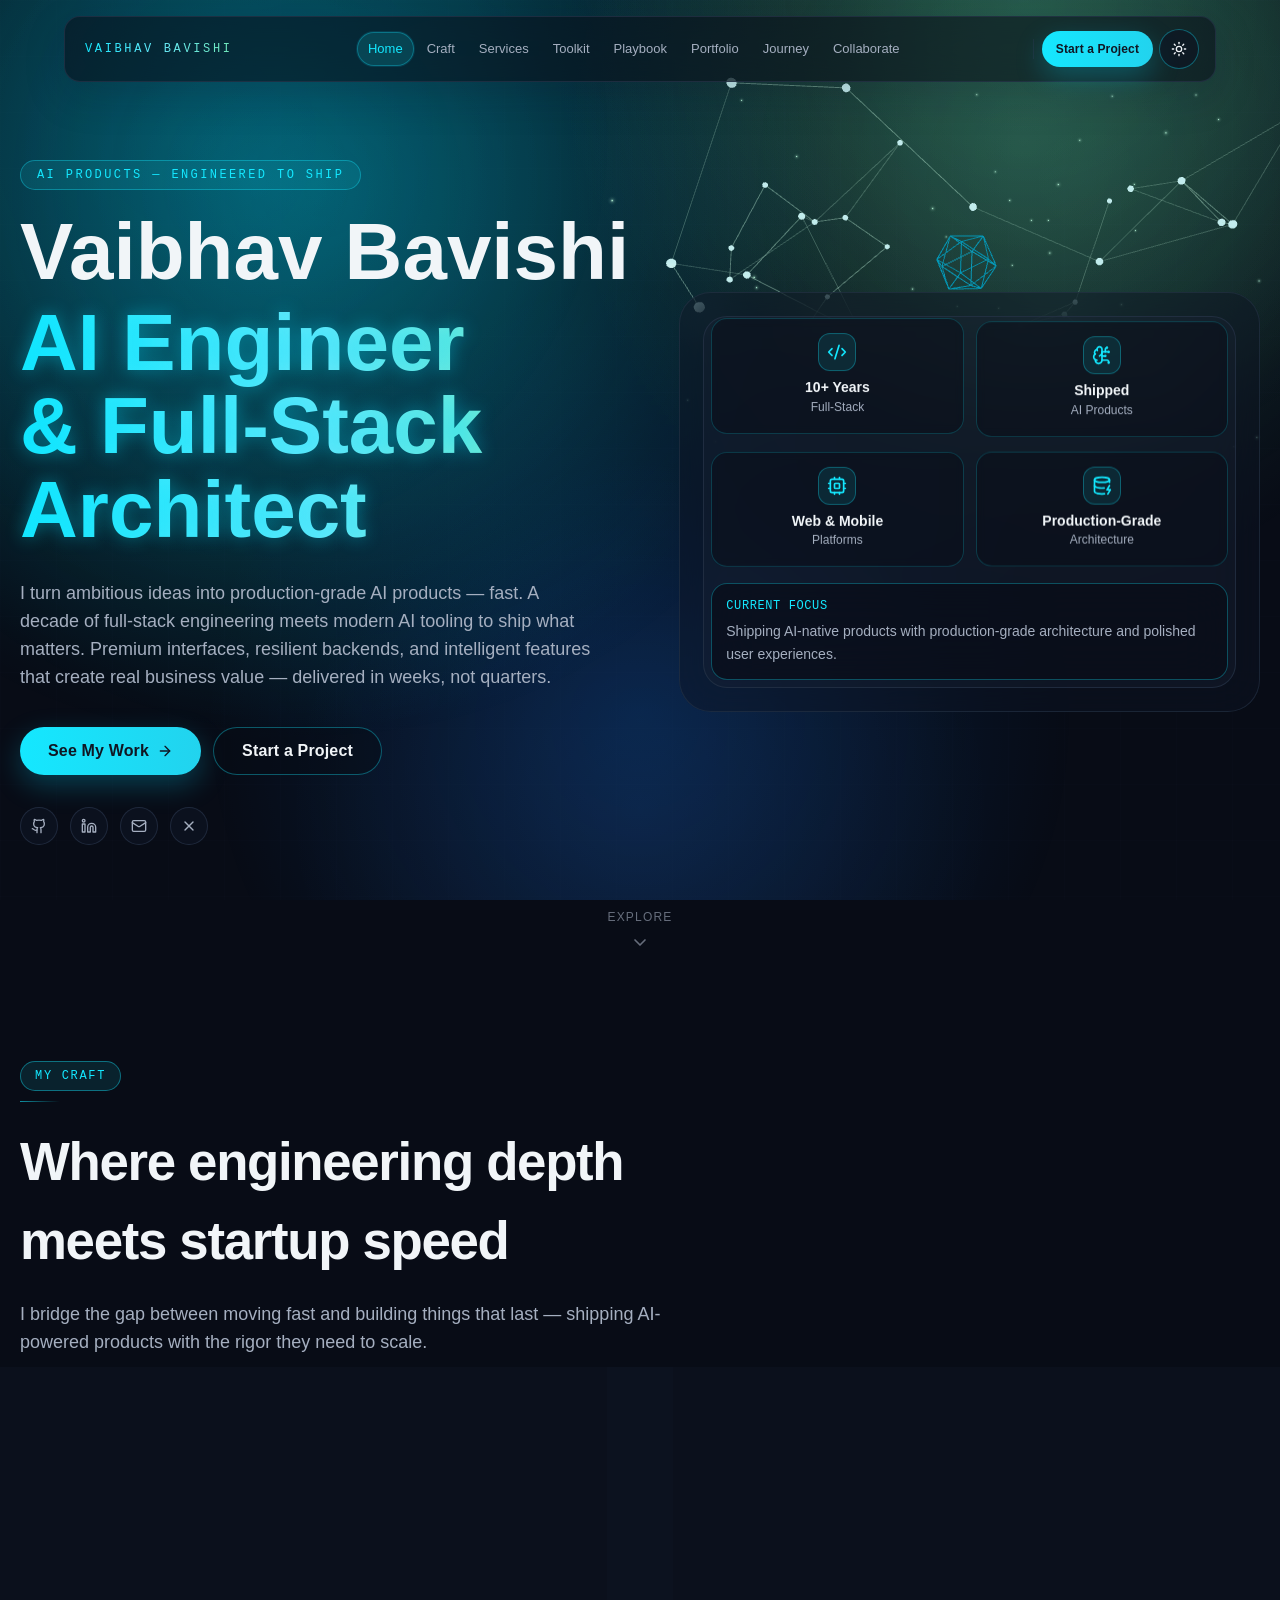
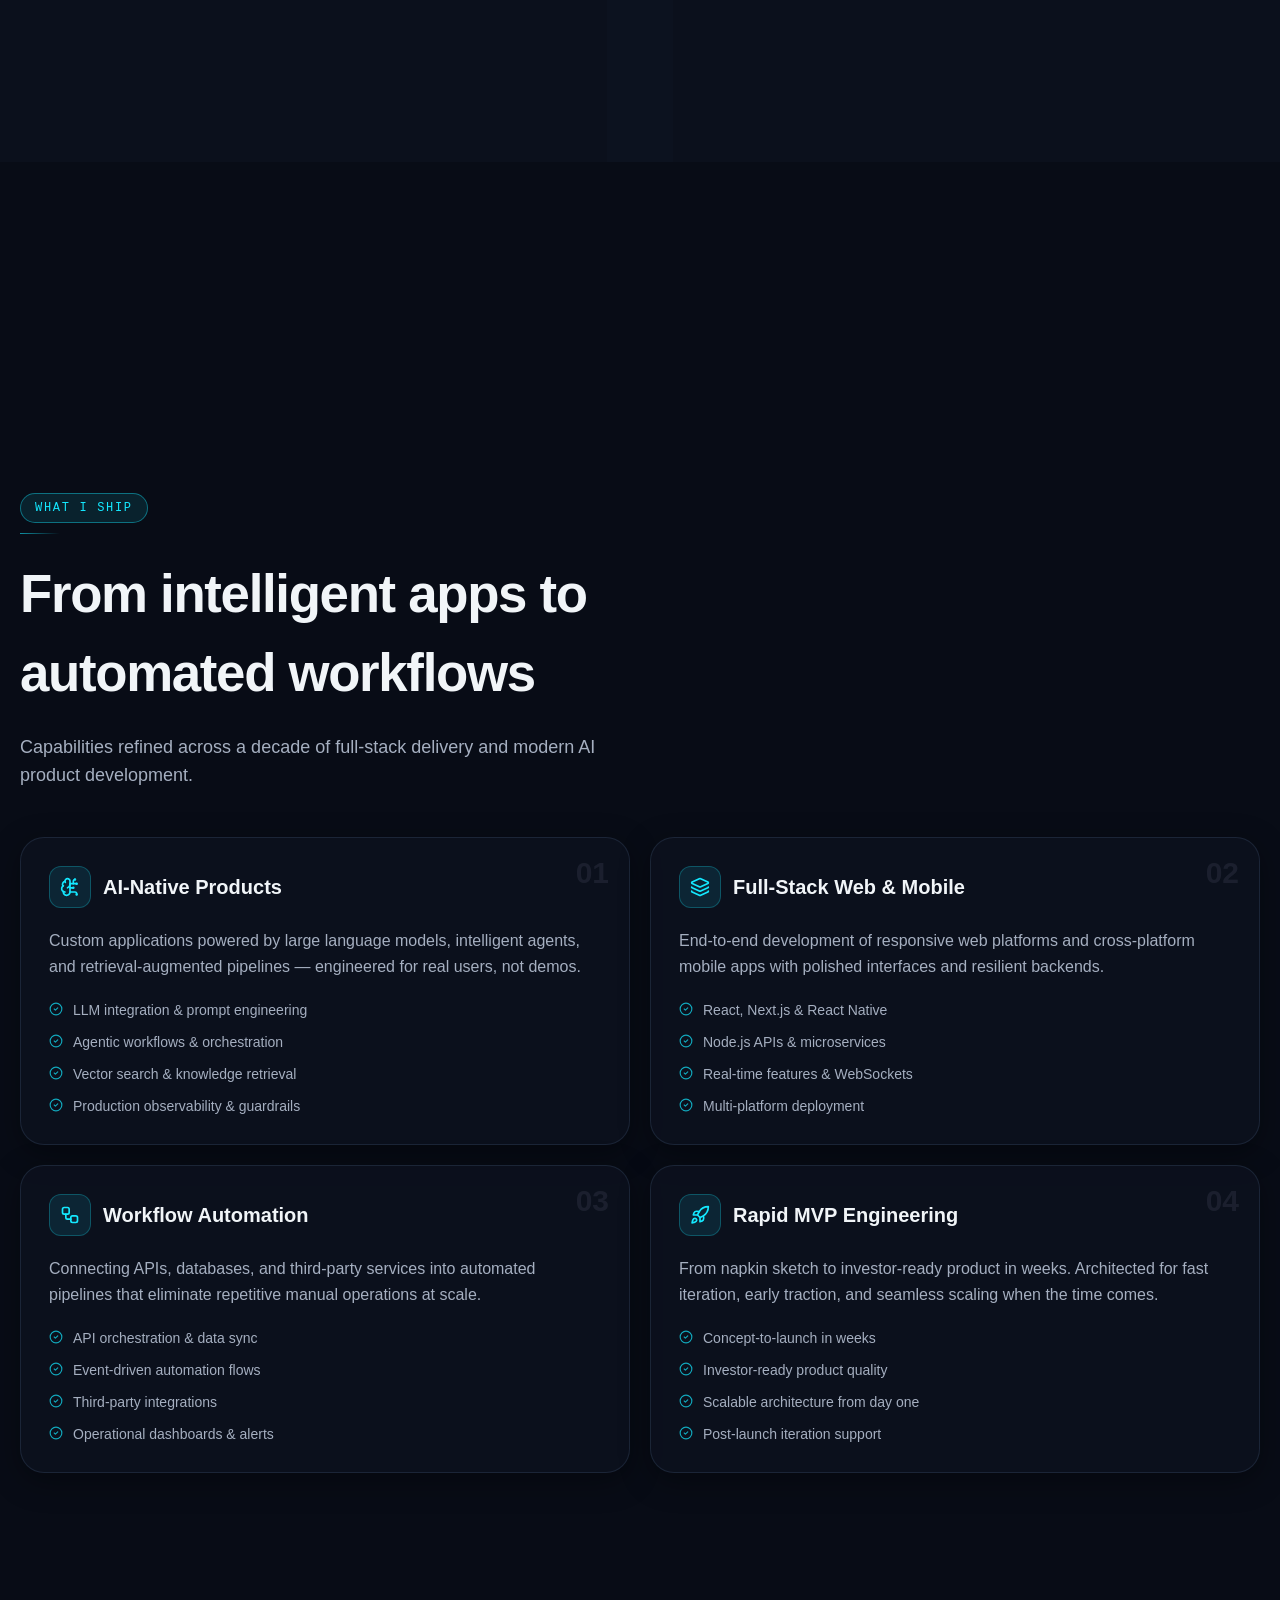
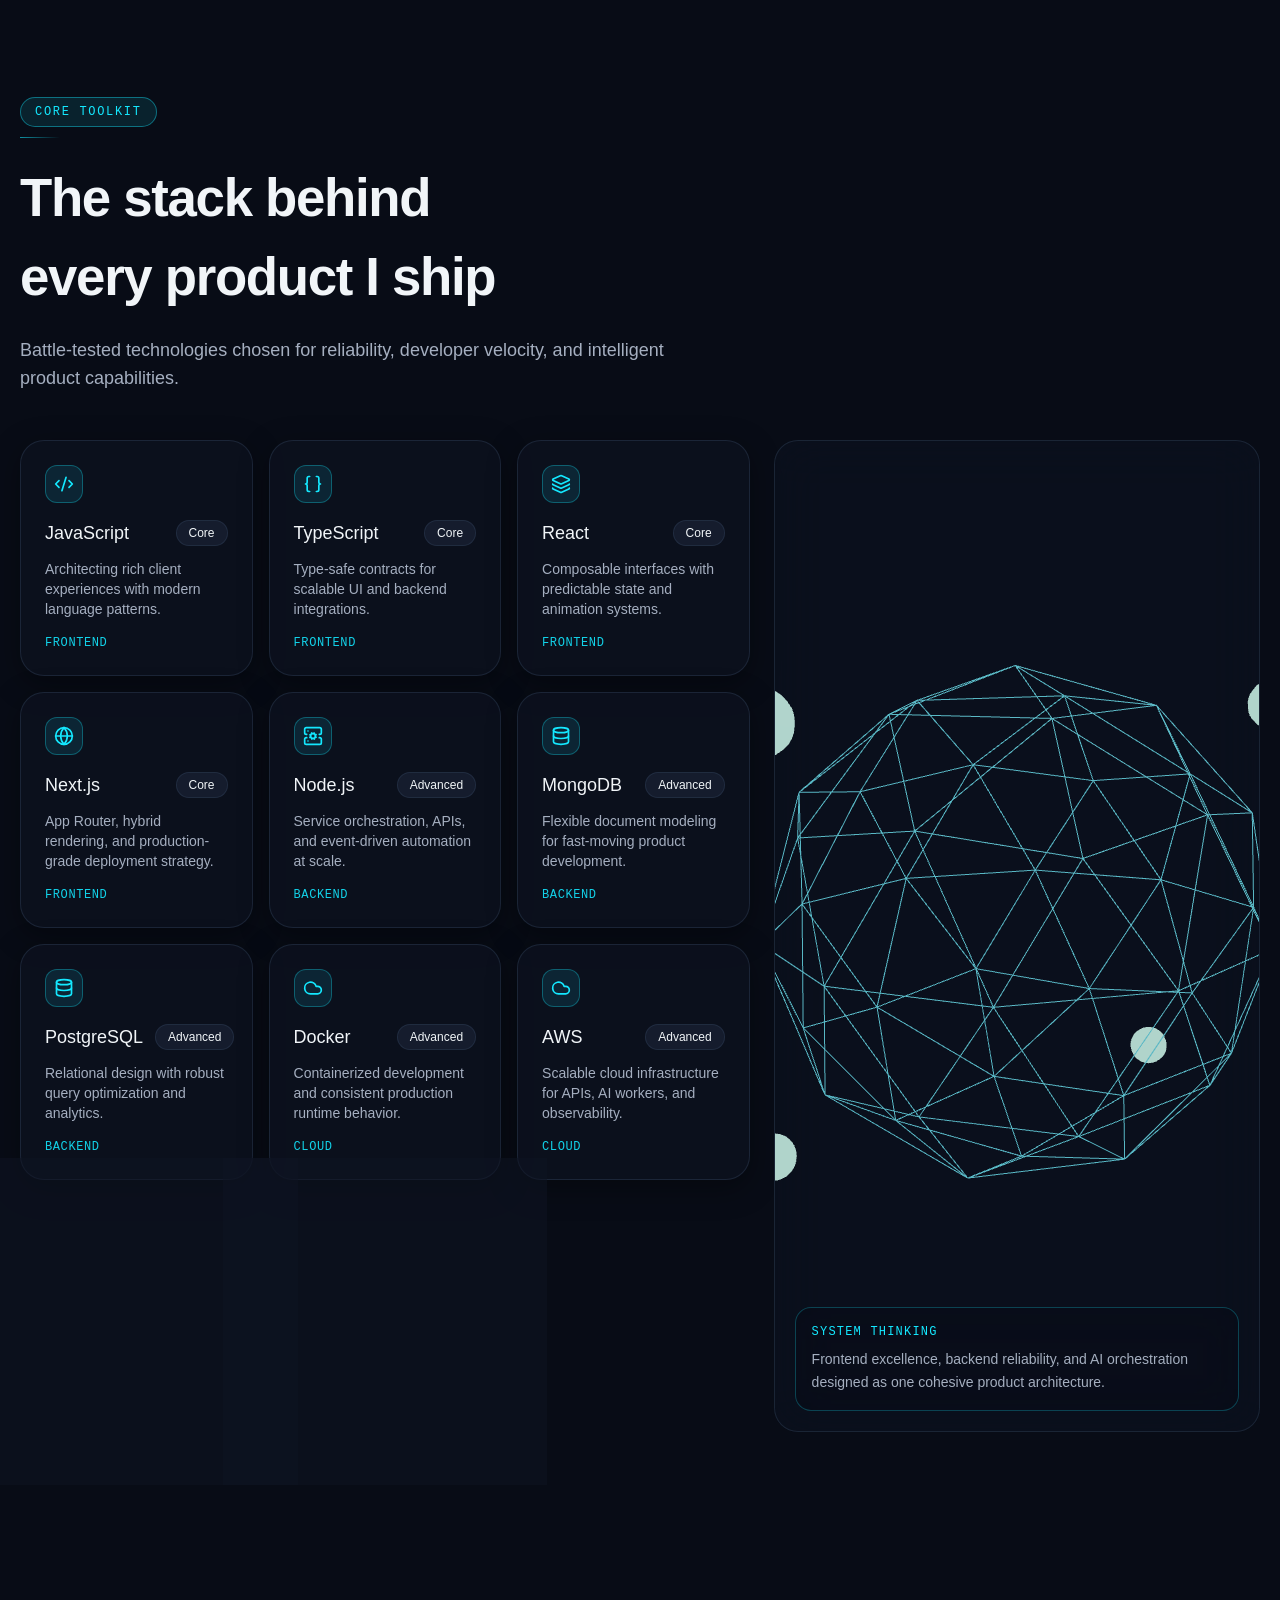
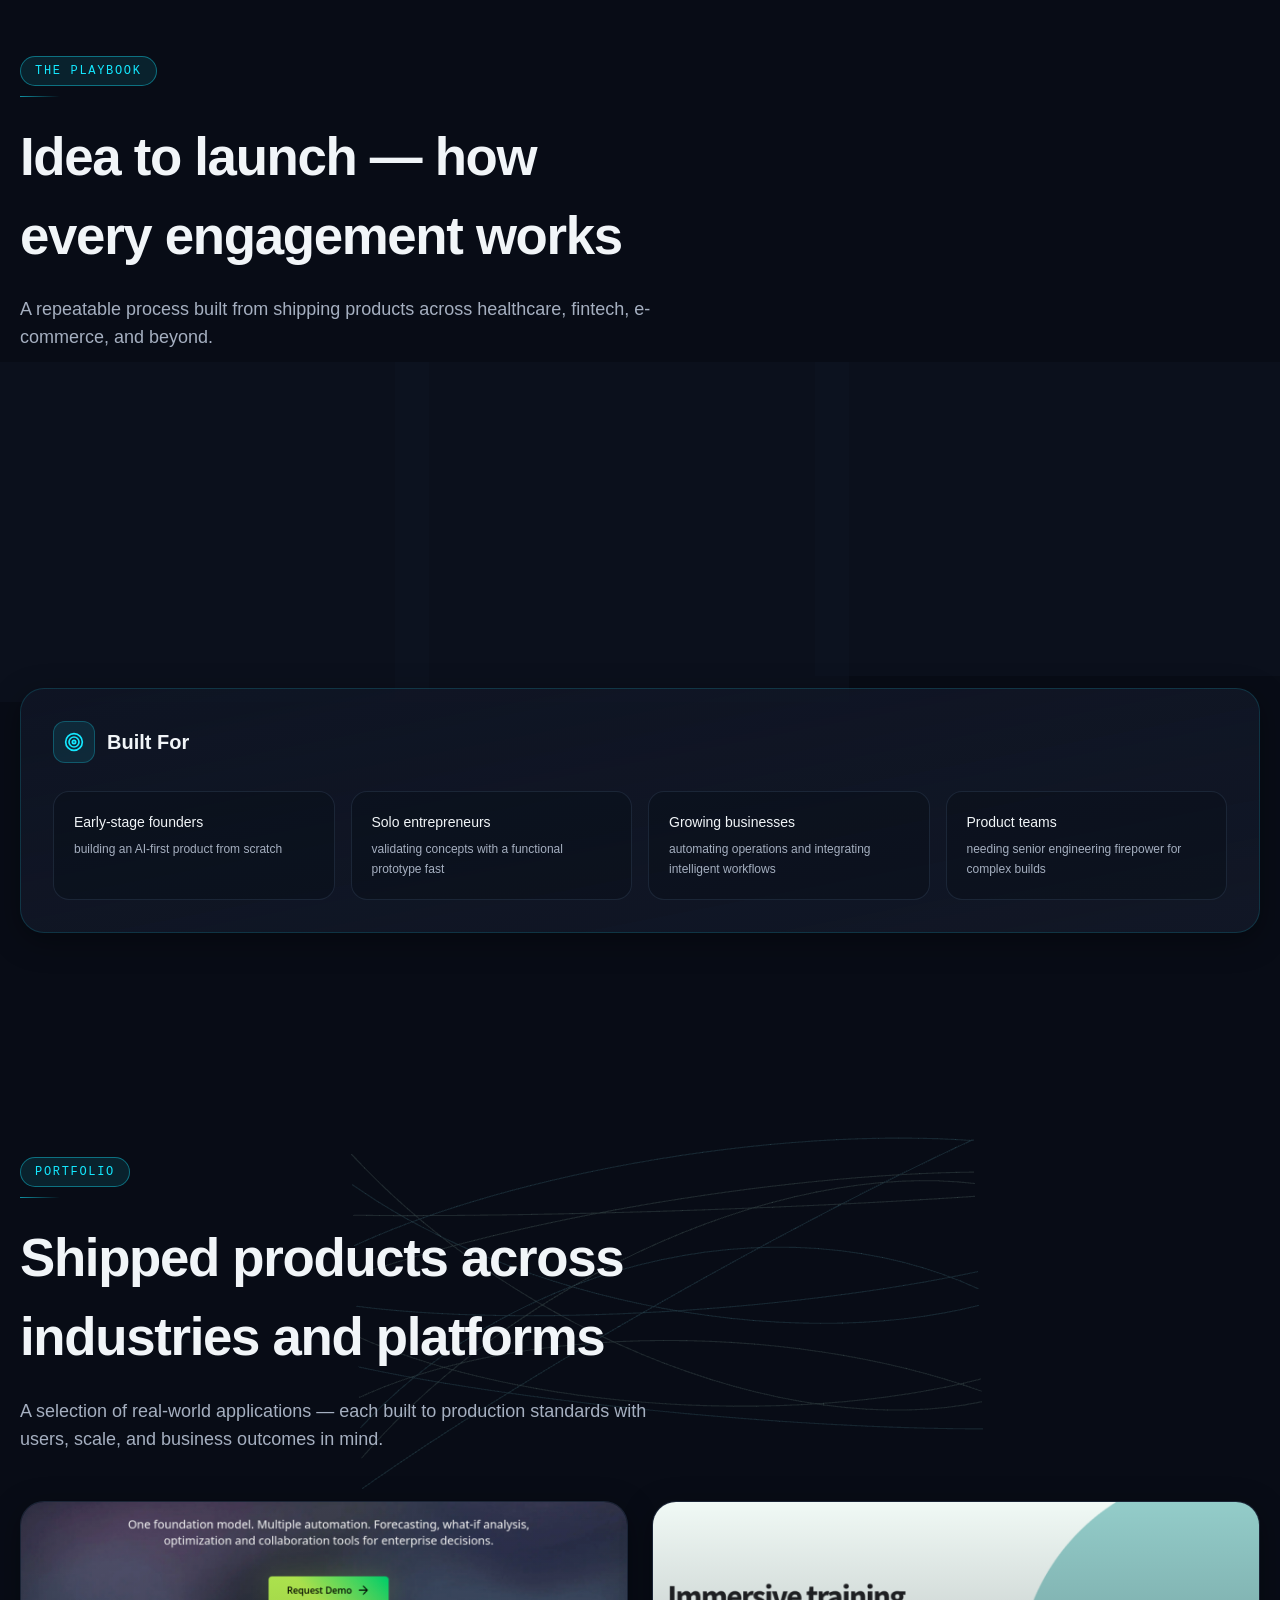
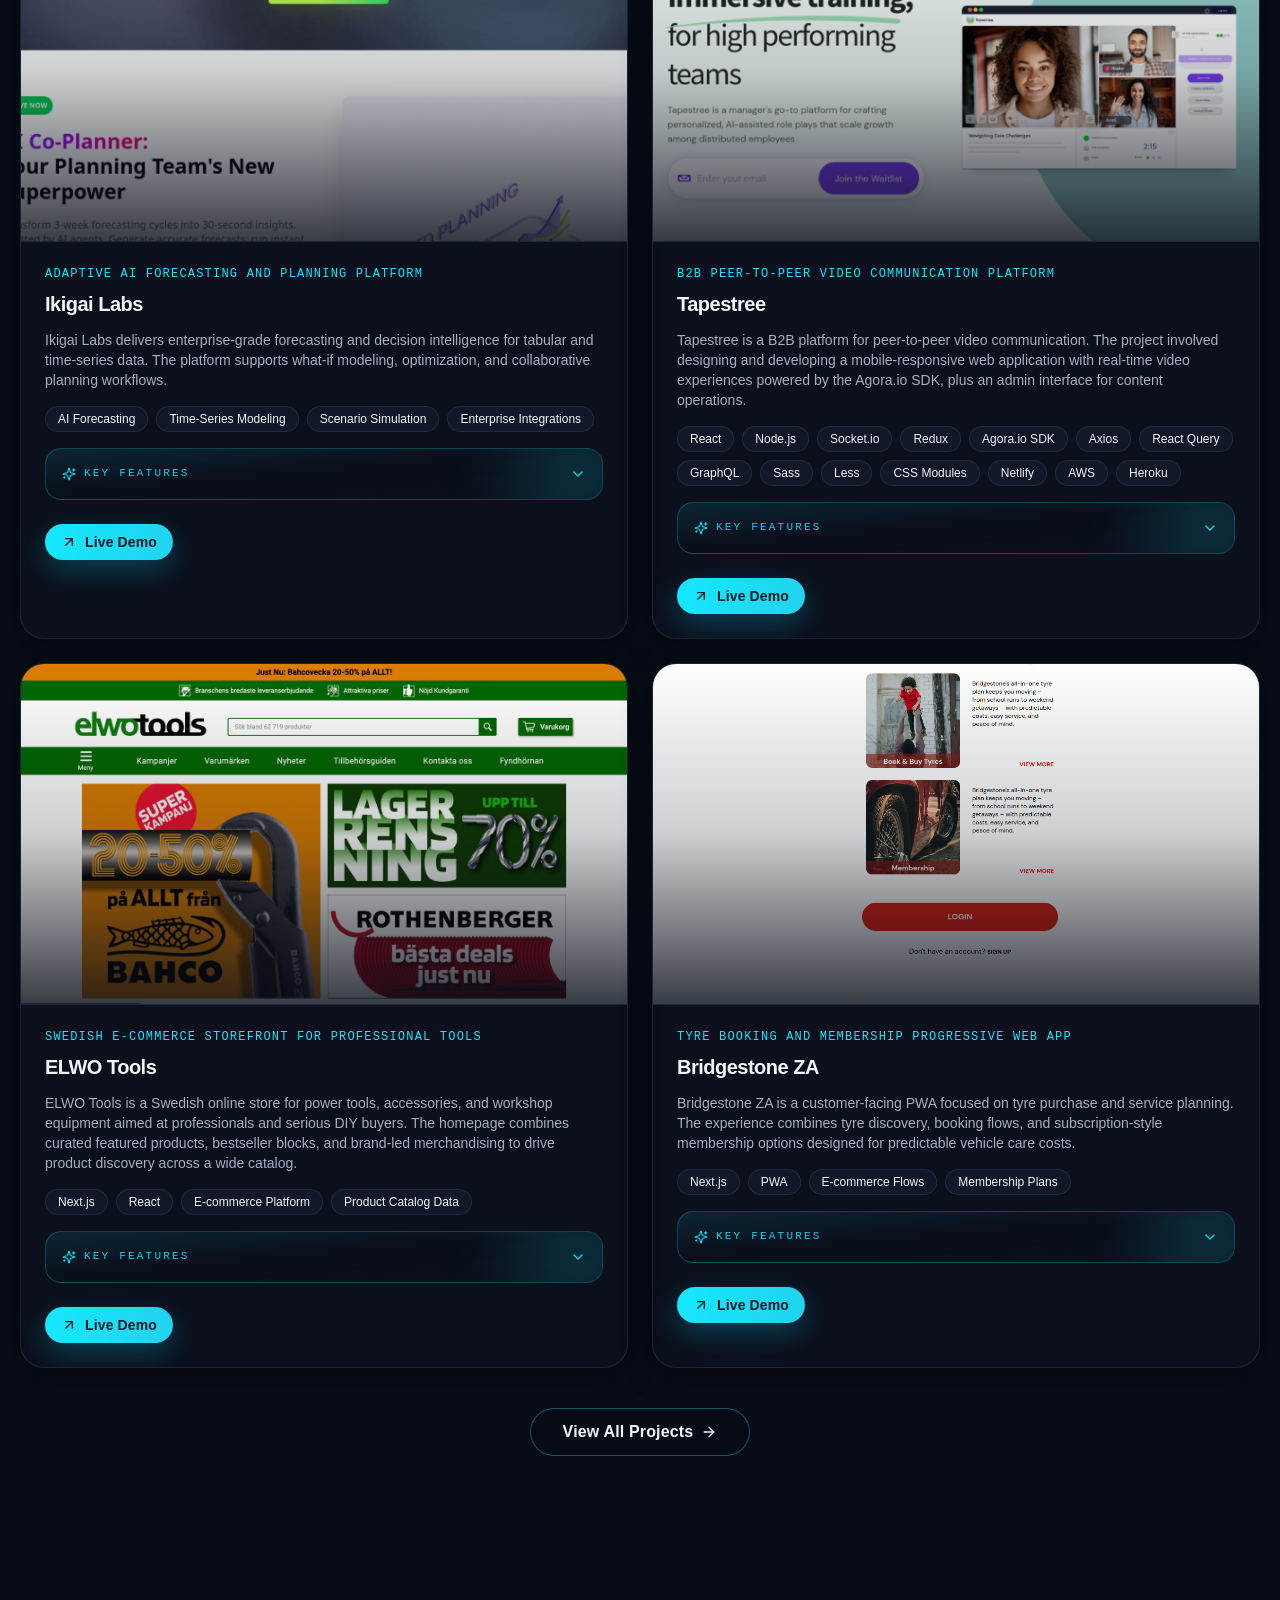
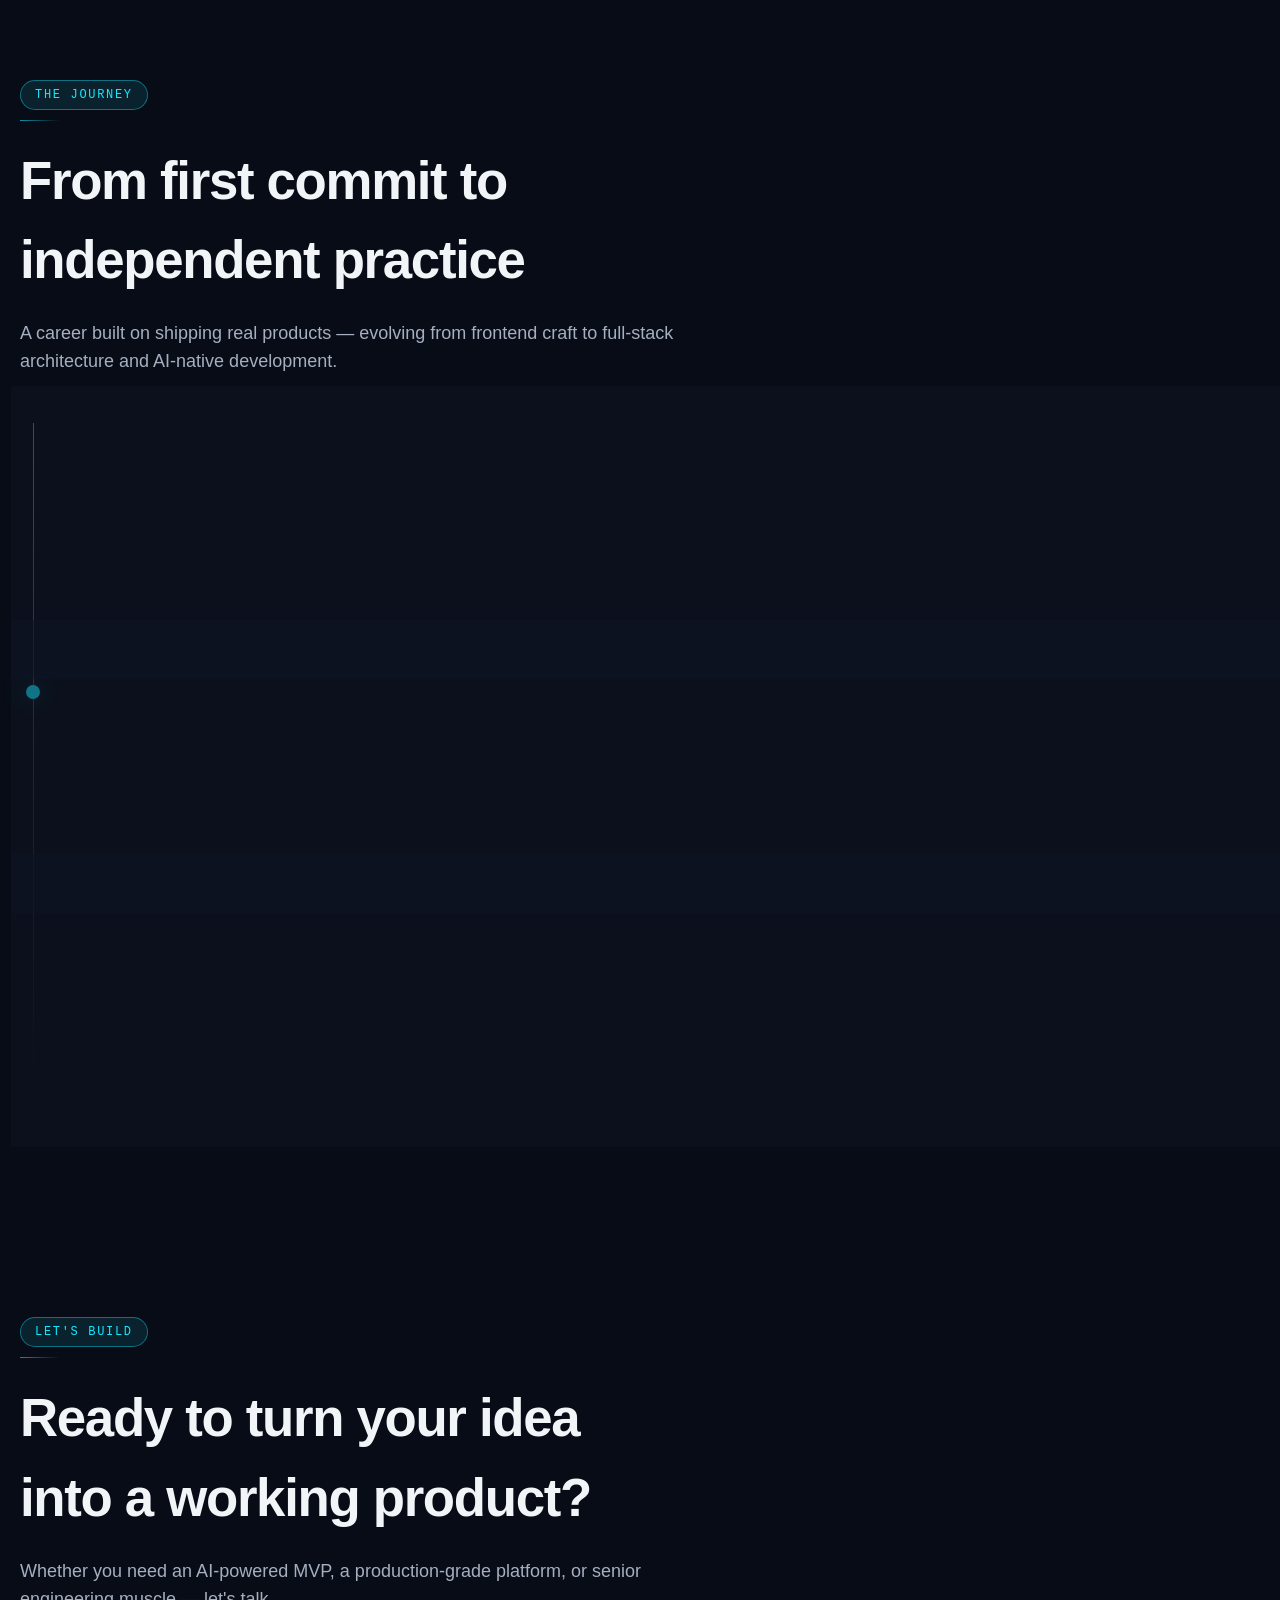
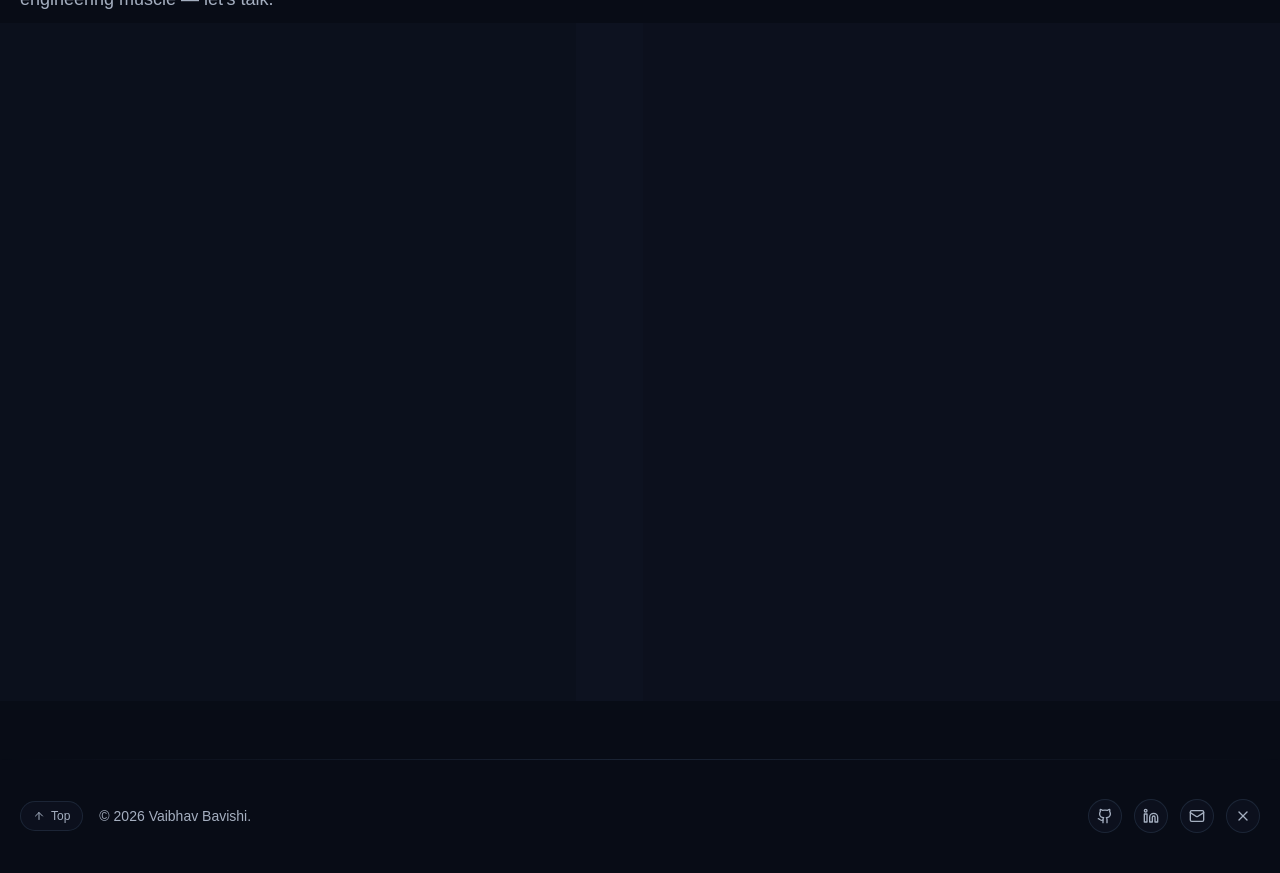
<file: index.html>
<!DOCTYPE html><!--v_lQnhXjSaWjFbi4fEH_x--><html lang="en"><head><meta charSet="utf-8"/><meta name="viewport" content="width=device-width, initial-scale=1"/><link rel="stylesheet" href="/_next/static/css/9e49276bd93cc60d.css" data-precedence="next"/><link rel="preload" as="script" fetchPriority="low" href="/_next/static/chunks/webpack-9df45a37d0849a63.js"/><script src="/_next/static/chunks/4bd1b696-c023c6e3521b1417.js" async=""></script><script src="/_next/static/chunks/255-102f2e5b2e3dc2ef.js" async=""></script><script src="/_next/static/chunks/main-app-1b4500b93111eabf.js" async=""></script><script src="/_next/static/chunks/app/layout-68f2ae9af076e4f5.js" async=""></script><script src="/_next/static/chunks/877-8320d6d963c55d06.js" async=""></script><script src="/_next/static/chunks/312-6e10f58353b5176a.js" async=""></script><script src="/_next/static/chunks/989-731ea5f89ba5bfb9.js" async=""></script><script src="/_next/static/chunks/app/page-8878d9142c3f2547.js" async=""></script><title>AI Engineer Portfolio</title><meta name="description" content="Futuristic full-stack AI developer portfolio built with Next.js, Framer Motion, Tailwind, and React Three Fiber."/><script src="/_next/static/chunks/polyfills-42372ed130431b0a.js" noModule=""></script></head><body class="min-h-screen bg-background font-sans text-foreground antialiased"><div hidden=""><!--$--><!--/$--></div><script>((a,b,c,d,e,f,g,h)=>{let i=document.documentElement,j=["light","dark"];function k(b){var c;(Array.isArray(a)?a:[a]).forEach(a=>{let c="class"===a,d=c&&f?e.map(a=>f[a]||a):e;c?(i.classList.remove(...d),i.classList.add(f&&f[b]?f[b]:b)):i.setAttribute(a,b)}),c=b,h&&j.includes(c)&&(i.style.colorScheme=c)}if(d)k(d);else try{let a=localStorage.getItem(b)||c,d=g&&"system"===a?window.matchMedia("(prefers-color-scheme: dark)").matches?"dark":"light":a;k(d)}catch(a){}})("class","theme","dark",null,["light","dark"],null,true,true)</script><div class="relative overflow-x-clip"><div class="pointer-events-none fixed inset-0 -z-10 bg-mesh-gradient"></div><div class="pointer-events-none fixed inset-0 -z-10 opacity-20 [background-image:linear-gradient(rgba(94,109,130,0.12)_1px,transparent_1px),linear-gradient(90deg,rgba(94,109,130,0.12)_1px,transparent_1px)] [background-size:56px_56px]"></div><div class="pointer-events-none fixed inset-0 -z-10 opacity-40 [background:radial-gradient(circle_at_15%_15%,rgba(0,214,255,0.12),transparent_34%),radial-gradient(circle_at_85%_20%,rgba(103,255,193,0.1),transparent_28%)]"></div><header class="fixed inset-x-0 top-0 z-50 px-4 pt-4"><div class="mx-auto flex max-w-6xl items-center justify-between gap-2 rounded-2xl border border-border/70 bg-background/55 px-4 py-3 shadow-[0_14px_40px_rgba(10,18,38,0.18)] backdrop-blur-2xl" style="opacity:0;transform:translateY(-16px)"><a class="group inline-flex items-center rounded-full px-1 py-0.5" href="/"><span class="bg-gradient-to-r from-primary via-cyan-300 to-emerald-300 bg-clip-text font-mono text-xs tracking-[0.22em] text-transparent">VAIBHAV BAVISHI</span></a><nav class="hidden items-center gap-0.5 md:flex"><a href="#hero" aria-current="true" class="rounded-full transition-all duration-300 px-2.5 py-1.5 text-[13px] border border-primary/30 bg-primary/15 text-primary shadow-[0_0_0_1px_rgba(0,211,255,0.12)]">Home</a><a href="#craft" class="rounded-full transition-all duration-300 px-2.5 py-1.5 text-[13px] border border-transparent text-muted-foreground hover:border-border/80 hover:bg-secondary/60 hover:text-foreground">Craft</a><a href="#services" class="rounded-full transition-all duration-300 px-2.5 py-1.5 text-[13px] border border-transparent text-muted-foreground hover:border-border/80 hover:bg-secondary/60 hover:text-foreground">Services</a><a href="#toolkit" class="rounded-full transition-all duration-300 px-2.5 py-1.5 text-[13px] border border-transparent text-muted-foreground hover:border-border/80 hover:bg-secondary/60 hover:text-foreground">Toolkit</a><a href="#playbook" class="rounded-full transition-all duration-300 px-2.5 py-1.5 text-[13px] border border-transparent text-muted-foreground hover:border-border/80 hover:bg-secondary/60 hover:text-foreground">Playbook</a><a class="rounded-full transition-all duration-300 px-2.5 py-1.5 text-[13px] border border-transparent text-muted-foreground hover:border-border/80 hover:bg-secondary/60 hover:text-foreground" href="/portfolio/">Portfolio</a><a href="#journey" class="rounded-full transition-all duration-300 px-2.5 py-1.5 text-[13px] border border-transparent text-muted-foreground hover:border-border/80 hover:bg-secondary/60 hover:text-foreground">Journey</a><a href="#collaborate" class="rounded-full transition-all duration-300 px-2.5 py-1.5 text-[13px] border border-transparent text-muted-foreground hover:border-border/80 hover:bg-secondary/60 hover:text-foreground">Collaborate</a></nav><div class="flex items-center gap-1.5"><div class="mx-0.5 hidden h-5 w-px bg-border/50 md:block"></div><a href="#collaborate" class="items-center justify-center whitespace-nowrap font-semibold tracking-[0.01em] transition-all duration-300 disabled:pointer-events-none disabled:opacity-50 focus-visible:outline-none focus-visible:ring-2 focus-visible:ring-ring focus-visible:ring-offset-2 ring-offset-background bg-gradient-to-r from-primary to-cyan-400 text-primary-foreground shadow-[0_10px_28px_rgba(0,214,255,0.25)] hover:-translate-y-0.5 hover:brightness-110 h-9 hidden rounded-full px-3.5 text-xs md:inline-flex">Start a Project</a><div class="h-10 w-10 rounded-full border border-border/70 bg-card/60" aria-hidden="true"></div><button class="inline-flex items-center justify-center whitespace-nowrap rounded-full text-sm font-semibold tracking-[0.01em] transition-all duration-300 disabled:pointer-events-none disabled:opacity-50 focus-visible:outline-none focus-visible:ring-2 focus-visible:ring-ring focus-visible:ring-offset-2 ring-offset-background border border-primary/35 bg-background/45 text-foreground hover:-translate-y-0.5 hover:bg-primary/10 hover:border-primary/70 h-10 w-10 md:hidden" aria-label="Toggle menu"><svg xmlns="http://www.w3.org/2000/svg" width="24" height="24" viewBox="0 0 24 24" fill="none" stroke="currentColor" stroke-width="2" stroke-linecap="round" stroke-linejoin="round" class="lucide lucide-menu h-4 w-4"><line x1="4" x2="20" y1="12" y2="12"></line><line x1="4" x2="20" y1="6" y2="6"></line><line x1="4" x2="20" y1="18" y2="18"></line></svg></button></div></div></header><main><section id="hero" class="section-anchor relative overflow-hidden pt-36 md:pt-40"><div class="absolute inset-x-0 bottom-0 top-0 -z-10" aria-hidden="true"><div class="absolute inset-0 bg-[radial-gradient(circle_at_25%_20%,rgba(0,224,255,0.2),transparent_45%),radial-gradient(circle_at_80%_15%,rgba(126,255,196,0.16),transparent_35%)]"></div><div class="absolute right-[-8%] top-[-6%] h-[70vh] w-[65vw] min-w-[380px]" style="transform:none"><!--$!--><template data-dgst="BAILOUT_TO_CLIENT_SIDE_RENDERING"></template><div class="h-full w-full animate-pulse bg-secondary/20" aria-hidden="true"></div><!--/$--></div></div><div class="container relative"><div class="grid items-center gap-12 lg:grid-cols-[1fr_0.95fr]"><div><p class="mb-5 inline-flex rounded-full border border-primary/35 bg-primary/10 px-4 py-1.5 font-mono text-xs uppercase tracking-[0.2em] text-primary" style="opacity:0;transform:translateY(12px)">AI Products — Engineered to Ship</p><h1 class="font-display text-balance text-[clamp(2.5rem,8vw,5rem)] font-semibold leading-[1.04]" style="opacity:0;transform:translateY(20px)"><span class="block">Vaibhav Bavishi</span><span class="neon-text mt-2 block bg-gradient-to-r from-primary via-cyan-300 to-emerald-300 bg-clip-text text-transparent">AI Engineer &amp; Full-Stack Architect</span></h1><p class="mt-7 max-w-2xl text-balance text-base leading-relaxed text-muted-foreground md:text-lg" style="opacity:0;transform:translateY(20px)">I turn ambitious ideas into production-grade AI products — fast. A decade of full-stack engineering meets modern AI tooling to ship what matters.<!-- --> Premium interfaces, resilient backends, and intelligent features that create real business value — delivered in weeks, not quarters.</p><div class="mt-9 flex flex-wrap items-center gap-3" style="opacity:0;transform:translateY(20px)"><a href="#portfolio" class="inline-flex items-center justify-center whitespace-nowrap font-semibold tracking-[0.01em] transition-all duration-300 disabled:pointer-events-none disabled:opacity-50 focus-visible:outline-none focus-visible:ring-2 focus-visible:ring-ring focus-visible:ring-offset-2 ring-offset-background bg-gradient-to-r from-primary to-cyan-400 text-primary-foreground shadow-[0_10px_28px_rgba(0,214,255,0.25)] hover:-translate-y-0.5 hover:brightness-110 h-12 text-base rounded-full px-7">See My Work<svg xmlns="http://www.w3.org/2000/svg" width="24" height="24" viewBox="0 0 24 24" fill="none" stroke="currentColor" stroke-width="2" stroke-linecap="round" stroke-linejoin="round" class="lucide lucide-arrow-right ml-2 h-4 w-4"><path d="M5 12h14"></path><path d="m12 5 7 7-7 7"></path></svg></a><a href="#collaborate" class="inline-flex items-center justify-center whitespace-nowrap font-semibold tracking-[0.01em] transition-all duration-300 disabled:pointer-events-none disabled:opacity-50 focus-visible:outline-none focus-visible:ring-2 focus-visible:ring-ring focus-visible:ring-offset-2 ring-offset-background border border-primary/35 bg-background/45 text-foreground hover:-translate-y-0.5 hover:bg-primary/10 hover:border-primary/70 h-12 text-base rounded-full px-7">Start a Project</a></div><div class="mt-8 flex items-center gap-3" style="opacity:0;transform:translateY(20px)"><a href="https://github.com/vaibhav22c" target="_blank" rel="noreferrer" class="rounded-full border border-border/70 bg-card/65 p-2.5 text-muted-foreground transition-all duration-300 hover:-translate-y-1 hover:scale-110 hover:border-primary/50 hover:text-primary" aria-label="GitHub"><svg xmlns="http://www.w3.org/2000/svg" width="24" height="24" viewBox="0 0 24 24" fill="none" stroke="currentColor" stroke-width="2" stroke-linecap="round" stroke-linejoin="round" class="lucide lucide-github h-4 w-4"><path d="M15 22v-4a4.8 4.8 0 0 0-1-3.5c3 0 6-2 6-5.5.08-1.25-.27-2.48-1-3.5.28-1.15.28-2.35 0-3.5 0 0-1 0-3 1.5-2.64-.5-5.36-.5-8 0C6 2 5 2 5 2c-.3 1.15-.3 2.35 0 3.5A5.403 5.403 0 0 0 4 9c0 3.5 3 5.5 6 5.5-.39.49-.68 1.05-.85 1.65-.17.6-.22 1.23-.15 1.85v4"></path><path d="M9 18c-4.51 2-5-2-7-2"></path></svg></a><a href="https://www.linkedin.com/in/vaibhav22c" target="_blank" rel="noreferrer" class="rounded-full border border-border/70 bg-card/65 p-2.5 text-muted-foreground transition-all duration-300 hover:-translate-y-1 hover:scale-110 hover:border-primary/50 hover:text-primary" aria-label="LinkedIn"><svg xmlns="http://www.w3.org/2000/svg" width="24" height="24" viewBox="0 0 24 24" fill="none" stroke="currentColor" stroke-width="2" stroke-linecap="round" stroke-linejoin="round" class="lucide lucide-linkedin h-4 w-4"><path d="M16 8a6 6 0 0 1 6 6v7h-4v-7a2 2 0 0 0-2-2 2 2 0 0 0-2 2v7h-4v-7a6 6 0 0 1 6-6z"></path><rect width="4" height="12" x="2" y="9"></rect><circle cx="4" cy="4" r="2"></circle></svg></a><a href="mailto:vaibhav22cwork@gmail.com" target="_blank" rel="noreferrer" class="rounded-full border border-border/70 bg-card/65 p-2.5 text-muted-foreground transition-all duration-300 hover:-translate-y-1 hover:scale-110 hover:border-primary/50 hover:text-primary" aria-label="Email"><svg xmlns="http://www.w3.org/2000/svg" width="24" height="24" viewBox="0 0 24 24" fill="none" stroke="currentColor" stroke-width="2" stroke-linecap="round" stroke-linejoin="round" class="lucide lucide-mail h-4 w-4"><rect width="20" height="16" x="2" y="4" rx="2"></rect><path d="m22 7-8.97 5.7a1.94 1.94 0 0 1-2.06 0L2 7"></path></svg></a><a href="https://x.com/vaibhav22c" target="_blank" rel="noreferrer" class="rounded-full border border-border/70 bg-card/65 p-2.5 text-muted-foreground transition-all duration-300 hover:-translate-y-1 hover:scale-110 hover:border-primary/50 hover:text-primary" aria-label="X"><svg xmlns="http://www.w3.org/2000/svg" width="24" height="24" viewBox="0 0 24 24" fill="none" stroke="currentColor" stroke-width="2" stroke-linecap="round" stroke-linejoin="round" class="lucide lucide-x h-4 w-4"><path d="M18 6 6 18"></path><path d="m6 6 12 12"></path></svg></a></div></div><div class="relative hidden min-h-[420px] lg:block"><div class="absolute inset-0 rounded-[2rem] border border-border/60 bg-card/45 backdrop-blur-xl"></div><div class="absolute inset-6 rounded-[1.5rem] border border-border/70 bg-secondary/35"></div><div class="absolute inset-8 flex flex-col gap-4"><div class="grid min-h-0 flex-1 grid-cols-2 gap-3"><div class="flex min-h-[100px] flex-col items-center justify-center rounded-2xl border border-primary/20 bg-background/50 p-4 text-center backdrop-blur-sm"><div class="mb-2 shrink-0 rounded-xl border border-primary/30 bg-primary/10 p-2 text-primary"><svg xmlns="http://www.w3.org/2000/svg" width="24" height="24" viewBox="0 0 24 24" fill="none" stroke="currentColor" stroke-width="2" stroke-linecap="round" stroke-linejoin="round" class="lucide lucide-code-xml h-5 w-5"><path d="m18 16 4-4-4-4"></path><path d="m6 8-4 4 4 4"></path><path d="m14.5 4-5 16"></path></svg></div><p class="font-display text-sm font-semibold leading-tight text-foreground">10+ Years</p><p class="mt-0.5 min-h-[1.25rem] text-xs leading-snug text-muted-foreground">Full-Stack</p></div><div class="flex min-h-[100px] flex-col items-center justify-center rounded-2xl border border-primary/20 bg-background/50 p-4 text-center backdrop-blur-sm"><div class="mb-2 shrink-0 rounded-xl border border-primary/30 bg-primary/10 p-2 text-primary"><svg xmlns="http://www.w3.org/2000/svg" width="24" height="24" viewBox="0 0 24 24" fill="none" stroke="currentColor" stroke-width="2" stroke-linecap="round" stroke-linejoin="round" class="lucide lucide-brain-circuit h-5 w-5"><path d="M12 5a3 3 0 1 0-5.997.125 4 4 0 0 0-2.526 5.77 4 4 0 0 0 .556 6.588A4 4 0 1 0 12 18Z"></path><path d="M9 13a4.5 4.5 0 0 0 3-4"></path><path d="M6.003 5.125A3 3 0 0 0 6.401 6.5"></path><path d="M3.477 10.896a4 4 0 0 1 .585-.396"></path><path d="M6 18a4 4 0 0 1-1.967-.516"></path><path d="M12 13h4"></path><path d="M12 18h6a2 2 0 0 1 2 2v1"></path><path d="M12 8h8"></path><path d="M16 8V5a2 2 0 0 1 2-2"></path><circle cx="16" cy="13" r=".5"></circle><circle cx="18" cy="3" r=".5"></circle><circle cx="20" cy="21" r=".5"></circle><circle cx="20" cy="8" r=".5"></circle></svg></div><p class="font-display text-sm font-semibold leading-tight text-foreground">Shipped</p><p class="mt-0.5 min-h-[1.25rem] text-xs leading-snug text-muted-foreground">AI Products</p></div><div class="flex min-h-[100px] flex-col items-center justify-center rounded-2xl border border-primary/20 bg-background/50 p-4 text-center backdrop-blur-sm"><div class="mb-2 shrink-0 rounded-xl border border-primary/30 bg-primary/10 p-2 text-primary"><svg xmlns="http://www.w3.org/2000/svg" width="24" height="24" viewBox="0 0 24 24" fill="none" stroke="currentColor" stroke-width="2" stroke-linecap="round" stroke-linejoin="round" class="lucide lucide-cpu h-5 w-5"><rect width="16" height="16" x="4" y="4" rx="2"></rect><rect width="6" height="6" x="9" y="9" rx="1"></rect><path d="M15 2v2"></path><path d="M15 20v2"></path><path d="M2 15h2"></path><path d="M2 9h2"></path><path d="M20 15h2"></path><path d="M20 9h2"></path><path d="M9 2v2"></path><path d="M9 20v2"></path></svg></div><p class="font-display text-sm font-semibold leading-tight text-foreground">Web &amp; Mobile</p><p class="mt-0.5 min-h-[1.25rem] text-xs leading-snug text-muted-foreground">Platforms</p></div><div class="flex min-h-[100px] flex-col items-center justify-center rounded-2xl border border-primary/20 bg-background/50 p-4 text-center backdrop-blur-sm"><div class="mb-2 shrink-0 rounded-xl border border-primary/30 bg-primary/10 p-2 text-primary"><svg xmlns="http://www.w3.org/2000/svg" width="24" height="24" viewBox="0 0 24 24" fill="none" stroke="currentColor" stroke-width="2" stroke-linecap="round" stroke-linejoin="round" class="lucide lucide-database-zap h-5 w-5"><ellipse cx="12" cy="5" rx="9" ry="3"></ellipse><path d="M3 5V19A9 3 0 0 0 15 21.84"></path><path d="M21 5V8"></path><path d="M21 12L18 17H22L19 22"></path><path d="M3 12A9 3 0 0 0 14.59 14.87"></path></svg></div><p class="font-display text-sm font-semibold leading-tight text-foreground">Production-Grade</p><p class="mt-0.5 min-h-[1.25rem] text-xs leading-snug text-muted-foreground">Architecture</p></div></div><div class="shrink-0 rounded-2xl border border-primary/30 bg-background/65 p-3.5 backdrop-blur-xl"><p class="font-mono text-xs uppercase tracking-wider text-primary">Current Focus</p><p class="mt-1.5 text-sm leading-relaxed text-muted-foreground">Shipping AI-native products with production-grade architecture and polished user experiences.</p></div></div></div></div></div><div class="mt-12 flex justify-center md:mt-16" style="opacity:0"><a href="#craft" aria-label="Scroll to next section" class="group flex flex-col items-center gap-1 text-muted-foreground/60 transition-colors hover:text-primary"><span class="text-xs tracking-widest uppercase">Explore</span><div><svg xmlns="http://www.w3.org/2000/svg" width="24" height="24" viewBox="0 0 24 24" fill="none" stroke="currentColor" stroke-width="2" stroke-linecap="round" stroke-linejoin="round" class="lucide lucide-chevron-down h-5 w-5"><path d="m6 9 6 6 6-6"></path></svg></div></a></div></section><section id="craft" class="section-anchor section-spacing"><div class="container"><div class="mb-12 max-w-3xl"><div class="mb-5 inline-flex flex-col items-start"><div class="inline-flex items-center rounded-full border text-xs font-medium transition-colors border-primary/40 bg-primary/10 text-primary px-3.5 py-1.5 font-mono uppercase tracking-[0.14em]">My Craft</div><div class="mt-2.5 h-px w-10 bg-gradient-to-r from-primary/60 to-transparent"></div></div><h2 class="font-display text-balance text-[clamp(2rem,5vw,3.3rem)] font-semibold tracking-tight">Where engineering depth meets startup speed</h2><p class="mt-5 max-w-2xl text-pretty text-base leading-relaxed text-muted-foreground md:text-lg">I bridge the gap between moving fast and building things that last — shipping AI-powered products with the rigor they need to scale.</p></div><div class="grid gap-6 lg:grid-cols-2"><div class="" style="opacity:0;filter:blur(8px);transform:translateY(26px)"><div class="rounded-3xl border backdrop-blur-xl shadow-glass transition-colors duration-300 h-full border-l-2 border-border/60 border-l-primary/40 bg-card/55"><div class="p-6 md:p-7"><h3 class="mb-4 font-display text-2xl font-semibold">The Short Version</h3><p class="leading-relaxed text-muted-foreground">I help startups, founders, and product teams go from idea to working product — fast. With a decade of hands-on full-stack experience and deep fluency in modern AI tooling, I build the kind of software that impresses investors, delights users, and actually holds up under real-world load.</p><p class="mt-4 leading-relaxed text-muted-foreground">Whether it is an AI-powered SaaS, a cross-platform mobile app, or automating operations that are eating your team alive — I have shipped it, across industries from healthcare to e-commerce to enterprise platforms.</p></div></div></div><div class="" style="opacity:0;filter:blur(8px);transform:translateY(26px)"><div class="rounded-3xl border backdrop-blur-xl shadow-glass transition-colors duration-300 h-full border-l-2 border-border/60 border-l-primary/40 bg-card/55"><div class="space-y-4 p-6 md:p-7"><h3 class="mb-2 font-display text-2xl font-semibold">Why It Works</h3><p class="leading-relaxed text-muted-foreground">Most AI developers move fast but build fragile. Most senior engineers build robust but move slow. I operate at the intersection — production-grade architecture delivered at startup pace.</p><p class="leading-relaxed text-muted-foreground">Every project gets the same treatment: clean code, scalable infrastructure, thoughtful UX, and clear communication throughout. No black boxes, no surprises, no abandoned repos.</p></div></div></div></div><div class="mt-6 grid gap-4 sm:grid-cols-2 lg:grid-cols-4"><div class="" style="opacity:0;filter:blur(8px);transform:translateY(26px)"><div class="rounded-3xl border backdrop-blur-xl shadow-glass duration-300 group h-full border-border/60 bg-card/55 transition-colors hover:border-primary/25"><div class="p-5"><svg xmlns="http://www.w3.org/2000/svg" width="24" height="24" viewBox="0 0 24 24" fill="none" stroke="currentColor" stroke-width="2" stroke-linecap="round" stroke-linejoin="round" class="lucide lucide-calendar mb-3 h-5 w-5 text-primary transition-transform duration-300 group-hover:scale-110"><path d="M8 2v4"></path><path d="M16 2v4"></path><rect width="18" height="18" x="3" y="4" rx="2"></rect><path d="M3 10h18"></path></svg><p class="text-sm font-medium text-foreground">Decade of Delivery</p><p class="mt-1 text-xs leading-relaxed text-muted-foreground">Building production software since 2016</p></div></div></div><div class="" style="opacity:0;filter:blur(8px);transform:translateY(26px)"><div class="rounded-3xl border backdrop-blur-xl shadow-glass duration-300 group h-full border-border/60 bg-card/55 transition-colors hover:border-primary/25"><div class="p-5"><svg xmlns="http://www.w3.org/2000/svg" width="24" height="24" viewBox="0 0 24 24" fill="none" stroke="currentColor" stroke-width="2" stroke-linecap="round" stroke-linejoin="round" class="lucide lucide-folder-kanban mb-3 h-5 w-5 text-primary transition-transform duration-300 group-hover:scale-110"><path d="M4 20h16a2 2 0 0 0 2-2V8a2 2 0 0 0-2-2h-7.93a2 2 0 0 1-1.66-.9l-.82-1.2A2 2 0 0 0 7.93 3H4a2 2 0 0 0-2 2v13c0 1.1.9 2 2 2Z"></path><path d="M8 10v4"></path><path d="M12 10v2"></path><path d="M16 10v6"></path></svg><p class="text-sm font-medium text-foreground">Products Shipped</p><p class="mt-1 text-xs leading-relaxed text-muted-foreground">Web, iOS &amp; Android apps across healthcare, fintech, edtech and more</p></div></div></div><div class="" style="opacity:0;filter:blur(8px);transform:translateY(26px)"><div class="rounded-3xl border backdrop-blur-xl shadow-glass duration-300 group h-full border-border/60 bg-card/55 transition-colors hover:border-primary/25"><div class="p-5"><svg xmlns="http://www.w3.org/2000/svg" width="24" height="24" viewBox="0 0 24 24" fill="none" stroke="currentColor" stroke-width="2" stroke-linecap="round" stroke-linejoin="round" class="lucide lucide-earth mb-3 h-5 w-5 text-primary transition-transform duration-300 group-hover:scale-110"><path d="M21.54 15H17a2 2 0 0 0-2 2v4.54"></path><path d="M7 3.34V5a3 3 0 0 0 3 3a2 2 0 0 1 2 2c0 1.1.9 2 2 2a2 2 0 0 0 2-2c0-1.1.9-2 2-2h3.17"></path><path d="M11 21.95V18a2 2 0 0 0-2-2a2 2 0 0 1-2-2v-1a2 2 0 0 0-2-2H2.05"></path><circle cx="12" cy="12" r="10"></circle></svg><p class="text-sm font-medium text-foreground">Global Reach</p><p class="mt-1 text-xs leading-relaxed text-muted-foreground">Clients and products spanning multiple continents and industries</p></div></div></div><div class="" style="opacity:0;filter:blur(8px);transform:translateY(26px)"><div class="rounded-3xl border backdrop-blur-xl shadow-glass duration-300 group h-full border-border/60 bg-card/55 transition-colors hover:border-primary/25"><div class="p-5"><svg xmlns="http://www.w3.org/2000/svg" width="24" height="24" viewBox="0 0 24 24" fill="none" stroke="currentColor" stroke-width="2" stroke-linecap="round" stroke-linejoin="round" class="lucide lucide-zap mb-3 h-5 w-5 text-primary transition-transform duration-300 group-hover:scale-110"><path d="M4 14a1 1 0 0 1-.78-1.63l9.9-10.2a.5.5 0 0 1 .86.46l-1.92 6.02A1 1 0 0 0 13 10h7a1 1 0 0 1 .78 1.63l-9.9 10.2a.5.5 0 0 1-.86-.46l1.92-6.02A1 1 0 0 0 11 14z"></path></svg><p class="text-sm font-medium text-foreground">Speed to Market</p><p class="mt-1 text-xs leading-relaxed text-muted-foreground">Concept to launch-ready product in weeks, not quarters</p></div></div></div></div></div></section><section id="services" class="section-anchor section-spacing"><div class="container"><div class="mb-12 max-w-3xl"><div class="mb-5 inline-flex flex-col items-start"><div class="inline-flex items-center rounded-full border text-xs font-medium transition-colors border-primary/40 bg-primary/10 text-primary px-3.5 py-1.5 font-mono uppercase tracking-[0.14em]">What I Ship</div><div class="mt-2.5 h-px w-10 bg-gradient-to-r from-primary/60 to-transparent"></div></div><h2 class="font-display text-balance text-[clamp(2rem,5vw,3.3rem)] font-semibold tracking-tight">From intelligent apps to automated workflows</h2><p class="mt-5 max-w-2xl text-pretty text-base leading-relaxed text-muted-foreground md:text-lg">Capabilities refined across a decade of full-stack delivery and modern AI product development.</p></div><div class="grid gap-5 md:grid-cols-2"><div class="" style="opacity:0;filter:blur(8px);transform:translateY(26px)"><div class="rounded-3xl border backdrop-blur-xl shadow-glass group relative h-full overflow-hidden border-border/60 bg-card/55 transition-all duration-500 hover:border-primary/30 hover:bg-card/70"><div class="pointer-events-none absolute right-5 top-5 font-display text-3xl font-bold leading-none text-muted-foreground/10">01</div><div class="absolute inset-x-0 top-0 h-px bg-gradient-to-r from-transparent via-primary/0 to-transparent transition-all duration-500 group-hover:via-primary/40"></div><div class="relative flex h-full flex-col p-6 md:p-7"><div class="mb-5 flex items-center gap-3"><div class="rounded-xl border border-primary/25 bg-primary/10 p-2.5 text-primary"><svg xmlns="http://www.w3.org/2000/svg" width="24" height="24" viewBox="0 0 24 24" fill="none" stroke="currentColor" stroke-width="2" stroke-linecap="round" stroke-linejoin="round" class="lucide lucide-brain-circuit h-5 w-5"><path d="M12 5a3 3 0 1 0-5.997.125 4 4 0 0 0-2.526 5.77 4 4 0 0 0 .556 6.588A4 4 0 1 0 12 18Z"></path><path d="M9 13a4.5 4.5 0 0 0 3-4"></path><path d="M6.003 5.125A3 3 0 0 0 6.401 6.5"></path><path d="M3.477 10.896a4 4 0 0 1 .585-.396"></path><path d="M6 18a4 4 0 0 1-1.967-.516"></path><path d="M12 13h4"></path><path d="M12 18h6a2 2 0 0 1 2 2v1"></path><path d="M12 8h8"></path><path d="M16 8V5a2 2 0 0 1 2-2"></path><circle cx="16" cy="13" r=".5"></circle><circle cx="18" cy="3" r=".5"></circle><circle cx="20" cy="21" r=".5"></circle><circle cx="20" cy="8" r=".5"></circle></svg></div><h3 class="font-display text-xl font-semibold">AI-Native Products</h3></div><p class="mb-5 leading-relaxed text-muted-foreground">Custom applications powered by large language models, intelligent agents, and retrieval-augmented pipelines — engineered for real users, not demos.</p><ul class="mt-auto space-y-3"><li class="flex items-start gap-2.5 text-sm text-muted-foreground"><svg xmlns="http://www.w3.org/2000/svg" width="24" height="24" viewBox="0 0 24 24" fill="none" stroke="currentColor" stroke-width="2" stroke-linecap="round" stroke-linejoin="round" class="lucide lucide-circle-check mt-0.5 h-3.5 w-3.5 shrink-0 text-primary/70"><circle cx="12" cy="12" r="10"></circle><path d="m9 12 2 2 4-4"></path></svg>LLM integration &amp; prompt engineering</li><li class="flex items-start gap-2.5 text-sm text-muted-foreground"><svg xmlns="http://www.w3.org/2000/svg" width="24" height="24" viewBox="0 0 24 24" fill="none" stroke="currentColor" stroke-width="2" stroke-linecap="round" stroke-linejoin="round" class="lucide lucide-circle-check mt-0.5 h-3.5 w-3.5 shrink-0 text-primary/70"><circle cx="12" cy="12" r="10"></circle><path d="m9 12 2 2 4-4"></path></svg>Agentic workflows &amp; orchestration</li><li class="flex items-start gap-2.5 text-sm text-muted-foreground"><svg xmlns="http://www.w3.org/2000/svg" width="24" height="24" viewBox="0 0 24 24" fill="none" stroke="currentColor" stroke-width="2" stroke-linecap="round" stroke-linejoin="round" class="lucide lucide-circle-check mt-0.5 h-3.5 w-3.5 shrink-0 text-primary/70"><circle cx="12" cy="12" r="10"></circle><path d="m9 12 2 2 4-4"></path></svg>Vector search &amp; knowledge retrieval</li><li class="flex items-start gap-2.5 text-sm text-muted-foreground"><svg xmlns="http://www.w3.org/2000/svg" width="24" height="24" viewBox="0 0 24 24" fill="none" stroke="currentColor" stroke-width="2" stroke-linecap="round" stroke-linejoin="round" class="lucide lucide-circle-check mt-0.5 h-3.5 w-3.5 shrink-0 text-primary/70"><circle cx="12" cy="12" r="10"></circle><path d="m9 12 2 2 4-4"></path></svg>Production observability &amp; guardrails</li></ul></div></div></div><div class="" style="opacity:0;filter:blur(8px);transform:translateY(26px)"><div class="rounded-3xl border backdrop-blur-xl shadow-glass group relative h-full overflow-hidden border-border/60 bg-card/55 transition-all duration-500 hover:border-primary/30 hover:bg-card/70"><div class="pointer-events-none absolute right-5 top-5 font-display text-3xl font-bold leading-none text-muted-foreground/10">02</div><div class="absolute inset-x-0 top-0 h-px bg-gradient-to-r from-transparent via-primary/0 to-transparent transition-all duration-500 group-hover:via-primary/40"></div><div class="relative flex h-full flex-col p-6 md:p-7"><div class="mb-5 flex items-center gap-3"><div class="rounded-xl border border-primary/25 bg-primary/10 p-2.5 text-primary"><svg xmlns="http://www.w3.org/2000/svg" width="24" height="24" viewBox="0 0 24 24" fill="none" stroke="currentColor" stroke-width="2" stroke-linecap="round" stroke-linejoin="round" class="lucide lucide-layers h-5 w-5"><path d="M12.83 2.18a2 2 0 0 0-1.66 0L2.6 6.08a1 1 0 0 0 0 1.83l8.58 3.91a2 2 0 0 0 1.66 0l8.58-3.9a1 1 0 0 0 0-1.83z"></path><path d="M2 12a1 1 0 0 0 .58.91l8.6 3.91a2 2 0 0 0 1.65 0l8.58-3.9A1 1 0 0 0 22 12"></path><path d="M2 17a1 1 0 0 0 .58.91l8.6 3.91a2 2 0 0 0 1.65 0l8.58-3.9A1 1 0 0 0 22 17"></path></svg></div><h3 class="font-display text-xl font-semibold">Full-Stack Web &amp; Mobile</h3></div><p class="mb-5 leading-relaxed text-muted-foreground">End-to-end development of responsive web platforms and cross-platform mobile apps with polished interfaces and resilient backends.</p><ul class="mt-auto space-y-3"><li class="flex items-start gap-2.5 text-sm text-muted-foreground"><svg xmlns="http://www.w3.org/2000/svg" width="24" height="24" viewBox="0 0 24 24" fill="none" stroke="currentColor" stroke-width="2" stroke-linecap="round" stroke-linejoin="round" class="lucide lucide-circle-check mt-0.5 h-3.5 w-3.5 shrink-0 text-primary/70"><circle cx="12" cy="12" r="10"></circle><path d="m9 12 2 2 4-4"></path></svg>React, Next.js &amp; React Native</li><li class="flex items-start gap-2.5 text-sm text-muted-foreground"><svg xmlns="http://www.w3.org/2000/svg" width="24" height="24" viewBox="0 0 24 24" fill="none" stroke="currentColor" stroke-width="2" stroke-linecap="round" stroke-linejoin="round" class="lucide lucide-circle-check mt-0.5 h-3.5 w-3.5 shrink-0 text-primary/70"><circle cx="12" cy="12" r="10"></circle><path d="m9 12 2 2 4-4"></path></svg>Node.js APIs &amp; microservices</li><li class="flex items-start gap-2.5 text-sm text-muted-foreground"><svg xmlns="http://www.w3.org/2000/svg" width="24" height="24" viewBox="0 0 24 24" fill="none" stroke="currentColor" stroke-width="2" stroke-linecap="round" stroke-linejoin="round" class="lucide lucide-circle-check mt-0.5 h-3.5 w-3.5 shrink-0 text-primary/70"><circle cx="12" cy="12" r="10"></circle><path d="m9 12 2 2 4-4"></path></svg>Real-time features &amp; WebSockets</li><li class="flex items-start gap-2.5 text-sm text-muted-foreground"><svg xmlns="http://www.w3.org/2000/svg" width="24" height="24" viewBox="0 0 24 24" fill="none" stroke="currentColor" stroke-width="2" stroke-linecap="round" stroke-linejoin="round" class="lucide lucide-circle-check mt-0.5 h-3.5 w-3.5 shrink-0 text-primary/70"><circle cx="12" cy="12" r="10"></circle><path d="m9 12 2 2 4-4"></path></svg>Multi-platform deployment</li></ul></div></div></div><div class="" style="opacity:0;filter:blur(8px);transform:translateY(26px)"><div class="rounded-3xl border backdrop-blur-xl shadow-glass group relative h-full overflow-hidden border-border/60 bg-card/55 transition-all duration-500 hover:border-primary/30 hover:bg-card/70"><div class="pointer-events-none absolute right-5 top-5 font-display text-3xl font-bold leading-none text-muted-foreground/10">03</div><div class="absolute inset-x-0 top-0 h-px bg-gradient-to-r from-transparent via-primary/0 to-transparent transition-all duration-500 group-hover:via-primary/40"></div><div class="relative flex h-full flex-col p-6 md:p-7"><div class="mb-5 flex items-center gap-3"><div class="rounded-xl border border-primary/25 bg-primary/10 p-2.5 text-primary"><svg xmlns="http://www.w3.org/2000/svg" width="24" height="24" viewBox="0 0 24 24" fill="none" stroke="currentColor" stroke-width="2" stroke-linecap="round" stroke-linejoin="round" class="lucide lucide-workflow h-5 w-5"><rect width="8" height="8" x="3" y="3" rx="2"></rect><path d="M7 11v4a2 2 0 0 0 2 2h4"></path><rect width="8" height="8" x="13" y="13" rx="2"></rect></svg></div><h3 class="font-display text-xl font-semibold">Workflow Automation</h3></div><p class="mb-5 leading-relaxed text-muted-foreground">Connecting APIs, databases, and third-party services into automated pipelines that eliminate repetitive manual operations at scale.</p><ul class="mt-auto space-y-3"><li class="flex items-start gap-2.5 text-sm text-muted-foreground"><svg xmlns="http://www.w3.org/2000/svg" width="24" height="24" viewBox="0 0 24 24" fill="none" stroke="currentColor" stroke-width="2" stroke-linecap="round" stroke-linejoin="round" class="lucide lucide-circle-check mt-0.5 h-3.5 w-3.5 shrink-0 text-primary/70"><circle cx="12" cy="12" r="10"></circle><path d="m9 12 2 2 4-4"></path></svg>API orchestration &amp; data sync</li><li class="flex items-start gap-2.5 text-sm text-muted-foreground"><svg xmlns="http://www.w3.org/2000/svg" width="24" height="24" viewBox="0 0 24 24" fill="none" stroke="currentColor" stroke-width="2" stroke-linecap="round" stroke-linejoin="round" class="lucide lucide-circle-check mt-0.5 h-3.5 w-3.5 shrink-0 text-primary/70"><circle cx="12" cy="12" r="10"></circle><path d="m9 12 2 2 4-4"></path></svg>Event-driven automation flows</li><li class="flex items-start gap-2.5 text-sm text-muted-foreground"><svg xmlns="http://www.w3.org/2000/svg" width="24" height="24" viewBox="0 0 24 24" fill="none" stroke="currentColor" stroke-width="2" stroke-linecap="round" stroke-linejoin="round" class="lucide lucide-circle-check mt-0.5 h-3.5 w-3.5 shrink-0 text-primary/70"><circle cx="12" cy="12" r="10"></circle><path d="m9 12 2 2 4-4"></path></svg>Third-party integrations</li><li class="flex items-start gap-2.5 text-sm text-muted-foreground"><svg xmlns="http://www.w3.org/2000/svg" width="24" height="24" viewBox="0 0 24 24" fill="none" stroke="currentColor" stroke-width="2" stroke-linecap="round" stroke-linejoin="round" class="lucide lucide-circle-check mt-0.5 h-3.5 w-3.5 shrink-0 text-primary/70"><circle cx="12" cy="12" r="10"></circle><path d="m9 12 2 2 4-4"></path></svg>Operational dashboards &amp; alerts</li></ul></div></div></div><div class="" style="opacity:0;filter:blur(8px);transform:translateY(26px)"><div class="rounded-3xl border backdrop-blur-xl shadow-glass group relative h-full overflow-hidden border-border/60 bg-card/55 transition-all duration-500 hover:border-primary/30 hover:bg-card/70"><div class="pointer-events-none absolute right-5 top-5 font-display text-3xl font-bold leading-none text-muted-foreground/10">04</div><div class="absolute inset-x-0 top-0 h-px bg-gradient-to-r from-transparent via-primary/0 to-transparent transition-all duration-500 group-hover:via-primary/40"></div><div class="relative flex h-full flex-col p-6 md:p-7"><div class="mb-5 flex items-center gap-3"><div class="rounded-xl border border-primary/25 bg-primary/10 p-2.5 text-primary"><svg xmlns="http://www.w3.org/2000/svg" width="24" height="24" viewBox="0 0 24 24" fill="none" stroke="currentColor" stroke-width="2" stroke-linecap="round" stroke-linejoin="round" class="lucide lucide-rocket h-5 w-5"><path d="M4.5 16.5c-1.5 1.26-2 5-2 5s3.74-.5 5-2c.71-.84.7-2.13-.09-2.91a2.18 2.18 0 0 0-2.91-.09z"></path><path d="m12 15-3-3a22 22 0 0 1 2-3.95A12.88 12.88 0 0 1 22 2c0 2.72-.78 7.5-6 11a22.35 22.35 0 0 1-4 2z"></path><path d="M9 12H4s.55-3.03 2-4c1.62-1.08 5 0 5 0"></path><path d="M12 15v5s3.03-.55 4-2c1.08-1.62 0-5 0-5"></path></svg></div><h3 class="font-display text-xl font-semibold">Rapid MVP Engineering</h3></div><p class="mb-5 leading-relaxed text-muted-foreground">From napkin sketch to investor-ready product in weeks. Architected for fast iteration, early traction, and seamless scaling when the time comes.</p><ul class="mt-auto space-y-3"><li class="flex items-start gap-2.5 text-sm text-muted-foreground"><svg xmlns="http://www.w3.org/2000/svg" width="24" height="24" viewBox="0 0 24 24" fill="none" stroke="currentColor" stroke-width="2" stroke-linecap="round" stroke-linejoin="round" class="lucide lucide-circle-check mt-0.5 h-3.5 w-3.5 shrink-0 text-primary/70"><circle cx="12" cy="12" r="10"></circle><path d="m9 12 2 2 4-4"></path></svg>Concept-to-launch in weeks</li><li class="flex items-start gap-2.5 text-sm text-muted-foreground"><svg xmlns="http://www.w3.org/2000/svg" width="24" height="24" viewBox="0 0 24 24" fill="none" stroke="currentColor" stroke-width="2" stroke-linecap="round" stroke-linejoin="round" class="lucide lucide-circle-check mt-0.5 h-3.5 w-3.5 shrink-0 text-primary/70"><circle cx="12" cy="12" r="10"></circle><path d="m9 12 2 2 4-4"></path></svg>Investor-ready product quality</li><li class="flex items-start gap-2.5 text-sm text-muted-foreground"><svg xmlns="http://www.w3.org/2000/svg" width="24" height="24" viewBox="0 0 24 24" fill="none" stroke="currentColor" stroke-width="2" stroke-linecap="round" stroke-linejoin="round" class="lucide lucide-circle-check mt-0.5 h-3.5 w-3.5 shrink-0 text-primary/70"><circle cx="12" cy="12" r="10"></circle><path d="m9 12 2 2 4-4"></path></svg>Scalable architecture from day one</li><li class="flex items-start gap-2.5 text-sm text-muted-foreground"><svg xmlns="http://www.w3.org/2000/svg" width="24" height="24" viewBox="0 0 24 24" fill="none" stroke="currentColor" stroke-width="2" stroke-linecap="round" stroke-linejoin="round" class="lucide lucide-circle-check mt-0.5 h-3.5 w-3.5 shrink-0 text-primary/70"><circle cx="12" cy="12" r="10"></circle><path d="m9 12 2 2 4-4"></path></svg>Post-launch iteration support</li></ul></div></div></div></div></div></section><section id="toolkit" class="section-anchor section-spacing"><div class="container"><div class="mb-12 max-w-3xl"><div class="mb-5 inline-flex flex-col items-start"><div class="inline-flex items-center rounded-full border text-xs font-medium transition-colors border-primary/40 bg-primary/10 text-primary px-3.5 py-1.5 font-mono uppercase tracking-[0.14em]">Core Toolkit</div><div class="mt-2.5 h-px w-10 bg-gradient-to-r from-primary/60 to-transparent"></div></div><h2 class="font-display text-balance text-[clamp(2rem,5vw,3.3rem)] font-semibold tracking-tight">The stack behind every product I ship</h2><p class="mt-5 max-w-2xl text-pretty text-base leading-relaxed text-muted-foreground md:text-lg">Battle-tested technologies chosen for reliability, developer velocity, and intelligent product capabilities.</p></div><div class="grid gap-6 xl:grid-cols-[1.2fr_0.8fr]"><div class="grid gap-4 sm:grid-cols-2 lg:grid-cols-3"><div style="opacity:0;filter:blur(8px);transform:translateY(22px)"><div class="rounded-3xl border backdrop-blur-xl shadow-glass group relative h-full overflow-hidden border-border/60 bg-card/55 transition duration-300 hover:border-primary/40 hover:shadow-neon"><div class="absolute inset-x-0 bottom-0 h-px bg-gradient-to-r from-transparent via-primary/0 to-transparent transition-all duration-500 group-hover:via-primary/40"></div><div class="p-6"><div class="mb-4 inline-flex rounded-xl border border-primary/30 bg-primary/10 p-2 text-primary transition group-hover:scale-105"><svg xmlns="http://www.w3.org/2000/svg" width="24" height="24" viewBox="0 0 24 24" fill="none" stroke="currentColor" stroke-width="2" stroke-linecap="round" stroke-linejoin="round" class="lucide lucide-code-xml h-5 w-5"><path d="m18 16 4-4-4-4"></path><path d="m6 8-4 4 4 4"></path><path d="m14.5 4-5 16"></path></svg></div><div class="mb-3 flex items-center justify-between gap-3"><h3 class="text-lg font-medium">JavaScript</h3><div class="inline-flex items-center rounded-full border px-3 py-1 text-xs font-medium transition-colors border-border/70 bg-secondary/70 text-secondary-foreground">Core</div></div><p class="text-sm text-muted-foreground">Architecting rich client experiences with modern language patterns.</p><p class="mt-4 font-mono text-xs uppercase tracking-wider text-primary/90">Frontend</p></div></div></div><div style="opacity:0;filter:blur(8px);transform:translateY(22px)"><div class="rounded-3xl border backdrop-blur-xl shadow-glass group relative h-full overflow-hidden border-border/60 bg-card/55 transition duration-300 hover:border-primary/40 hover:shadow-neon"><div class="absolute inset-x-0 bottom-0 h-px bg-gradient-to-r from-transparent via-primary/0 to-transparent transition-all duration-500 group-hover:via-primary/40"></div><div class="p-6"><div class="mb-4 inline-flex rounded-xl border border-primary/30 bg-primary/10 p-2 text-primary transition group-hover:scale-105"><svg xmlns="http://www.w3.org/2000/svg" width="24" height="24" viewBox="0 0 24 24" fill="none" stroke="currentColor" stroke-width="2" stroke-linecap="round" stroke-linejoin="round" class="lucide lucide-braces h-5 w-5"><path d="M8 3H7a2 2 0 0 0-2 2v5a2 2 0 0 1-2 2 2 2 0 0 1 2 2v5c0 1.1.9 2 2 2h1"></path><path d="M16 21h1a2 2 0 0 0 2-2v-5c0-1.1.9-2 2-2a2 2 0 0 1-2-2V5a2 2 0 0 0-2-2h-1"></path></svg></div><div class="mb-3 flex items-center justify-between gap-3"><h3 class="text-lg font-medium">TypeScript</h3><div class="inline-flex items-center rounded-full border px-3 py-1 text-xs font-medium transition-colors border-border/70 bg-secondary/70 text-secondary-foreground">Core</div></div><p class="text-sm text-muted-foreground">Type-safe contracts for scalable UI and backend integrations.</p><p class="mt-4 font-mono text-xs uppercase tracking-wider text-primary/90">Frontend</p></div></div></div><div style="opacity:0;filter:blur(8px);transform:translateY(22px)"><div class="rounded-3xl border backdrop-blur-xl shadow-glass group relative h-full overflow-hidden border-border/60 bg-card/55 transition duration-300 hover:border-primary/40 hover:shadow-neon"><div class="absolute inset-x-0 bottom-0 h-px bg-gradient-to-r from-transparent via-primary/0 to-transparent transition-all duration-500 group-hover:via-primary/40"></div><div class="p-6"><div class="mb-4 inline-flex rounded-xl border border-primary/30 bg-primary/10 p-2 text-primary transition group-hover:scale-105"><svg xmlns="http://www.w3.org/2000/svg" width="24" height="24" viewBox="0 0 24 24" fill="none" stroke="currentColor" stroke-width="2" stroke-linecap="round" stroke-linejoin="round" class="lucide lucide-layers h-5 w-5"><path d="M12.83 2.18a2 2 0 0 0-1.66 0L2.6 6.08a1 1 0 0 0 0 1.83l8.58 3.91a2 2 0 0 0 1.66 0l8.58-3.9a1 1 0 0 0 0-1.83z"></path><path d="M2 12a1 1 0 0 0 .58.91l8.6 3.91a2 2 0 0 0 1.65 0l8.58-3.9A1 1 0 0 0 22 12"></path><path d="M2 17a1 1 0 0 0 .58.91l8.6 3.91a2 2 0 0 0 1.65 0l8.58-3.9A1 1 0 0 0 22 17"></path></svg></div><div class="mb-3 flex items-center justify-between gap-3"><h3 class="text-lg font-medium">React</h3><div class="inline-flex items-center rounded-full border px-3 py-1 text-xs font-medium transition-colors border-border/70 bg-secondary/70 text-secondary-foreground">Core</div></div><p class="text-sm text-muted-foreground">Composable interfaces with predictable state and animation systems.</p><p class="mt-4 font-mono text-xs uppercase tracking-wider text-primary/90">Frontend</p></div></div></div><div style="opacity:0;filter:blur(8px);transform:translateY(22px)"><div class="rounded-3xl border backdrop-blur-xl shadow-glass group relative h-full overflow-hidden border-border/60 bg-card/55 transition duration-300 hover:border-primary/40 hover:shadow-neon"><div class="absolute inset-x-0 bottom-0 h-px bg-gradient-to-r from-transparent via-primary/0 to-transparent transition-all duration-500 group-hover:via-primary/40"></div><div class="p-6"><div class="mb-4 inline-flex rounded-xl border border-primary/30 bg-primary/10 p-2 text-primary transition group-hover:scale-105"><svg xmlns="http://www.w3.org/2000/svg" width="24" height="24" viewBox="0 0 24 24" fill="none" stroke="currentColor" stroke-width="2" stroke-linecap="round" stroke-linejoin="round" class="lucide lucide-globe h-5 w-5"><circle cx="12" cy="12" r="10"></circle><path d="M12 2a14.5 14.5 0 0 0 0 20 14.5 14.5 0 0 0 0-20"></path><path d="M2 12h20"></path></svg></div><div class="mb-3 flex items-center justify-between gap-3"><h3 class="text-lg font-medium">Next.js</h3><div class="inline-flex items-center rounded-full border px-3 py-1 text-xs font-medium transition-colors border-border/70 bg-secondary/70 text-secondary-foreground">Core</div></div><p class="text-sm text-muted-foreground">App Router, hybrid rendering, and production-grade deployment strategy.</p><p class="mt-4 font-mono text-xs uppercase tracking-wider text-primary/90">Frontend</p></div></div></div><div style="opacity:0;filter:blur(8px);transform:translateY(22px)"><div class="rounded-3xl border backdrop-blur-xl shadow-glass group relative h-full overflow-hidden border-border/60 bg-card/55 transition duration-300 hover:border-primary/40 hover:shadow-neon"><div class="absolute inset-x-0 bottom-0 h-px bg-gradient-to-r from-transparent via-primary/0 to-transparent transition-all duration-500 group-hover:via-primary/40"></div><div class="p-6"><div class="mb-4 inline-flex rounded-xl border border-primary/30 bg-primary/10 p-2 text-primary transition group-hover:scale-105"><svg xmlns="http://www.w3.org/2000/svg" width="24" height="24" viewBox="0 0 24 24" fill="none" stroke="currentColor" stroke-width="2" stroke-linecap="round" stroke-linejoin="round" class="lucide lucide-server-cog h-5 w-5"><circle cx="12" cy="12" r="3"></circle><path d="M4.5 10H4a2 2 0 0 1-2-2V4a2 2 0 0 1 2-2h16a2 2 0 0 1 2 2v4a2 2 0 0 1-2 2h-.5"></path><path d="M4.5 14H4a2 2 0 0 0-2 2v4a2 2 0 0 0 2 2h16a2 2 0 0 0 2-2v-4a2 2 0 0 0-2-2h-.5"></path><path d="M6 6h.01"></path><path d="M6 18h.01"></path><path d="m15.7 13.4-.9-.3"></path><path d="m9.2 10.9-.9-.3"></path><path d="m10.6 15.7.3-.9"></path><path d="m13.6 15.7-.4-1"></path><path d="m10.8 9.3-.4-1"></path><path d="m8.3 13.6 1-.4"></path><path d="m14.7 10.8 1-.4"></path><path d="m13.4 8.3-.3.9"></path></svg></div><div class="mb-3 flex items-center justify-between gap-3"><h3 class="text-lg font-medium">Node.js</h3><div class="inline-flex items-center rounded-full border px-3 py-1 text-xs font-medium transition-colors border-border/70 bg-secondary/70 text-secondary-foreground">Advanced</div></div><p class="text-sm text-muted-foreground">Service orchestration, APIs, and event-driven automation at scale.</p><p class="mt-4 font-mono text-xs uppercase tracking-wider text-primary/90">Backend</p></div></div></div><div style="opacity:0;filter:blur(8px);transform:translateY(22px)"><div class="rounded-3xl border backdrop-blur-xl shadow-glass group relative h-full overflow-hidden border-border/60 bg-card/55 transition duration-300 hover:border-primary/40 hover:shadow-neon"><div class="absolute inset-x-0 bottom-0 h-px bg-gradient-to-r from-transparent via-primary/0 to-transparent transition-all duration-500 group-hover:via-primary/40"></div><div class="p-6"><div class="mb-4 inline-flex rounded-xl border border-primary/30 bg-primary/10 p-2 text-primary transition group-hover:scale-105"><svg xmlns="http://www.w3.org/2000/svg" width="24" height="24" viewBox="0 0 24 24" fill="none" stroke="currentColor" stroke-width="2" stroke-linecap="round" stroke-linejoin="round" class="lucide lucide-database h-5 w-5"><ellipse cx="12" cy="5" rx="9" ry="3"></ellipse><path d="M3 5V19A9 3 0 0 0 21 19V5"></path><path d="M3 12A9 3 0 0 0 21 12"></path></svg></div><div class="mb-3 flex items-center justify-between gap-3"><h3 class="text-lg font-medium">MongoDB</h3><div class="inline-flex items-center rounded-full border px-3 py-1 text-xs font-medium transition-colors border-border/70 bg-secondary/70 text-secondary-foreground">Advanced</div></div><p class="text-sm text-muted-foreground">Flexible document modeling for fast-moving product development.</p><p class="mt-4 font-mono text-xs uppercase tracking-wider text-primary/90">Backend</p></div></div></div><div style="opacity:0;filter:blur(8px);transform:translateY(22px)"><div class="rounded-3xl border backdrop-blur-xl shadow-glass group relative h-full overflow-hidden border-border/60 bg-card/55 transition duration-300 hover:border-primary/40 hover:shadow-neon"><div class="absolute inset-x-0 bottom-0 h-px bg-gradient-to-r from-transparent via-primary/0 to-transparent transition-all duration-500 group-hover:via-primary/40"></div><div class="p-6"><div class="mb-4 inline-flex rounded-xl border border-primary/30 bg-primary/10 p-2 text-primary transition group-hover:scale-105"><svg xmlns="http://www.w3.org/2000/svg" width="24" height="24" viewBox="0 0 24 24" fill="none" stroke="currentColor" stroke-width="2" stroke-linecap="round" stroke-linejoin="round" class="lucide lucide-database h-5 w-5"><ellipse cx="12" cy="5" rx="9" ry="3"></ellipse><path d="M3 5V19A9 3 0 0 0 21 19V5"></path><path d="M3 12A9 3 0 0 0 21 12"></path></svg></div><div class="mb-3 flex items-center justify-between gap-3"><h3 class="text-lg font-medium">PostgreSQL</h3><div class="inline-flex items-center rounded-full border px-3 py-1 text-xs font-medium transition-colors border-border/70 bg-secondary/70 text-secondary-foreground">Advanced</div></div><p class="text-sm text-muted-foreground">Relational design with robust query optimization and analytics.</p><p class="mt-4 font-mono text-xs uppercase tracking-wider text-primary/90">Backend</p></div></div></div><div style="opacity:0;filter:blur(8px);transform:translateY(22px)"><div class="rounded-3xl border backdrop-blur-xl shadow-glass group relative h-full overflow-hidden border-border/60 bg-card/55 transition duration-300 hover:border-primary/40 hover:shadow-neon"><div class="absolute inset-x-0 bottom-0 h-px bg-gradient-to-r from-transparent via-primary/0 to-transparent transition-all duration-500 group-hover:via-primary/40"></div><div class="p-6"><div class="mb-4 inline-flex rounded-xl border border-primary/30 bg-primary/10 p-2 text-primary transition group-hover:scale-105"><svg xmlns="http://www.w3.org/2000/svg" width="24" height="24" viewBox="0 0 24 24" fill="none" stroke="currentColor" stroke-width="2" stroke-linecap="round" stroke-linejoin="round" class="lucide lucide-cloud h-5 w-5"><path d="M17.5 19H9a7 7 0 1 1 6.71-9h1.79a4.5 4.5 0 1 1 0 9Z"></path></svg></div><div class="mb-3 flex items-center justify-between gap-3"><h3 class="text-lg font-medium">Docker</h3><div class="inline-flex items-center rounded-full border px-3 py-1 text-xs font-medium transition-colors border-border/70 bg-secondary/70 text-secondary-foreground">Advanced</div></div><p class="text-sm text-muted-foreground">Containerized development and consistent production runtime behavior.</p><p class="mt-4 font-mono text-xs uppercase tracking-wider text-primary/90">Cloud</p></div></div></div><div style="opacity:0;filter:blur(8px);transform:translateY(22px)"><div class="rounded-3xl border backdrop-blur-xl shadow-glass group relative h-full overflow-hidden border-border/60 bg-card/55 transition duration-300 hover:border-primary/40 hover:shadow-neon"><div class="absolute inset-x-0 bottom-0 h-px bg-gradient-to-r from-transparent via-primary/0 to-transparent transition-all duration-500 group-hover:via-primary/40"></div><div class="p-6"><div class="mb-4 inline-flex rounded-xl border border-primary/30 bg-primary/10 p-2 text-primary transition group-hover:scale-105"><svg xmlns="http://www.w3.org/2000/svg" width="24" height="24" viewBox="0 0 24 24" fill="none" stroke="currentColor" stroke-width="2" stroke-linecap="round" stroke-linejoin="round" class="lucide lucide-cloud h-5 w-5"><path d="M17.5 19H9a7 7 0 1 1 6.71-9h1.79a4.5 4.5 0 1 1 0 9Z"></path></svg></div><div class="mb-3 flex items-center justify-between gap-3"><h3 class="text-lg font-medium">AWS</h3><div class="inline-flex items-center rounded-full border px-3 py-1 text-xs font-medium transition-colors border-border/70 bg-secondary/70 text-secondary-foreground">Advanced</div></div><p class="text-sm text-muted-foreground">Scalable cloud infrastructure for APIs, AI workers, and observability.</p><p class="mt-4 font-mono text-xs uppercase tracking-wider text-primary/90">Cloud</p></div></div></div><div style="opacity:0;filter:blur(8px);transform:translateY(22px)"><div class="rounded-3xl border backdrop-blur-xl shadow-glass group relative h-full overflow-hidden border-border/60 bg-card/55 transition duration-300 hover:border-primary/40 hover:shadow-neon"><div class="absolute inset-x-0 bottom-0 h-px bg-gradient-to-r from-transparent via-primary/0 to-transparent transition-all duration-500 group-hover:via-primary/40"></div><div class="p-6"><div class="mb-4 inline-flex rounded-xl border border-primary/30 bg-primary/10 p-2 text-primary transition group-hover:scale-105"><svg xmlns="http://www.w3.org/2000/svg" width="24" height="24" viewBox="0 0 24 24" fill="none" stroke="currentColor" stroke-width="2" stroke-linecap="round" stroke-linejoin="round" class="lucide lucide-sparkles h-5 w-5"><path d="M9.937 15.5A2 2 0 0 0 8.5 14.063l-6.135-1.582a.5.5 0 0 1 0-.962L8.5 9.936A2 2 0 0 0 9.937 8.5l1.582-6.135a.5.5 0 0 1 .963 0L14.063 8.5A2 2 0 0 0 15.5 9.937l6.135 1.581a.5.5 0 0 1 0 .964L15.5 14.063a2 2 0 0 0-1.437 1.437l-1.582 6.135a.5.5 0 0 1-.963 0z"></path><path d="M20 3v4"></path><path d="M22 5h-4"></path><path d="M4 17v2"></path><path d="M5 18H3"></path></svg></div><div class="mb-3 flex items-center justify-between gap-3"><h3 class="text-lg font-medium">Python</h3><div class="inline-flex items-center rounded-full border px-3 py-1 text-xs font-medium transition-colors border-border/70 bg-secondary/70 text-secondary-foreground">Advanced</div></div><p class="text-sm text-muted-foreground">Model pipelines, data processing, and intelligent backend workflows.</p><p class="mt-4 font-mono text-xs uppercase tracking-wider text-primary/90">AI</p></div></div></div><div style="opacity:0;filter:blur(8px);transform:translateY(22px)"><div class="rounded-3xl border backdrop-blur-xl shadow-glass group relative h-full overflow-hidden border-border/60 bg-card/55 transition duration-300 hover:border-primary/40 hover:shadow-neon"><div class="absolute inset-x-0 bottom-0 h-px bg-gradient-to-r from-transparent via-primary/0 to-transparent transition-all duration-500 group-hover:via-primary/40"></div><div class="p-6"><div class="mb-4 inline-flex rounded-xl border border-primary/30 bg-primary/10 p-2 text-primary transition group-hover:scale-105"><svg xmlns="http://www.w3.org/2000/svg" width="24" height="24" viewBox="0 0 24 24" fill="none" stroke="currentColor" stroke-width="2" stroke-linecap="round" stroke-linejoin="round" class="lucide lucide-sparkles h-5 w-5"><path d="M9.937 15.5A2 2 0 0 0 8.5 14.063l-6.135-1.582a.5.5 0 0 1 0-.962L8.5 9.936A2 2 0 0 0 9.937 8.5l1.582-6.135a.5.5 0 0 1 .963 0L14.063 8.5A2 2 0 0 0 15.5 9.937l6.135 1.581a.5.5 0 0 1 0 .964L15.5 14.063a2 2 0 0 0-1.437 1.437l-1.582 6.135a.5.5 0 0 1-.963 0z"></path><path d="M20 3v4"></path><path d="M22 5h-4"></path><path d="M4 17v2"></path><path d="M5 18H3"></path></svg></div><div class="mb-3 flex items-center justify-between gap-3"><h3 class="text-lg font-medium">OpenAI</h3><div class="inline-flex items-center rounded-full border px-3 py-1 text-xs font-medium transition-colors border-border/70 bg-secondary/70 text-secondary-foreground">Specialized</div></div><p class="text-sm text-muted-foreground">Integrating multimodal intelligence into production-grade applications.</p><p class="mt-4 font-mono text-xs uppercase tracking-wider text-primary/90">AI</p></div></div></div></div><div class="relative min-h-[420px] overflow-hidden rounded-3xl border border-border/60 bg-card/45 backdrop-blur-xl"><div class="absolute inset-0 opacity-90" aria-hidden="true"><!--$!--><template data-dgst="BAILOUT_TO_CLIENT_SIDE_RENDERING"></template><div class="h-full w-full animate-pulse bg-secondary/20" aria-hidden="true"></div><!--/$--></div><div class="absolute inset-x-5 bottom-5 rounded-2xl border border-primary/25 bg-background/55 p-4 backdrop-blur-xl"><p class="font-mono text-xs uppercase tracking-widest text-primary">System Thinking</p><p class="mt-2 text-sm leading-relaxed text-muted-foreground">Frontend excellence, backend reliability, and AI orchestration designed as one cohesive product architecture.</p></div></div></div></div></section><section id="playbook" class="section-anchor section-spacing"><div class="container"><div class="mb-12 max-w-3xl"><div class="mb-5 inline-flex flex-col items-start"><div class="inline-flex items-center rounded-full border text-xs font-medium transition-colors border-primary/40 bg-primary/10 text-primary px-3.5 py-1.5 font-mono uppercase tracking-[0.14em]">The Playbook</div><div class="mt-2.5 h-px w-10 bg-gradient-to-r from-primary/60 to-transparent"></div></div><h2 class="font-display text-balance text-[clamp(2rem,5vw,3.3rem)] font-semibold tracking-tight">Idea to launch — how every engagement works</h2><p class="mt-5 max-w-2xl text-pretty text-base leading-relaxed text-muted-foreground md:text-lg">A repeatable process built from shipping products across healthcare, fintech, e-commerce, and beyond.</p></div><div class="grid gap-5 lg:grid-cols-3"><div class="" style="opacity:0;filter:blur(8px);transform:translateY(26px)"><div class="relative flex items-stretch"><div class="rounded-3xl border backdrop-blur-xl shadow-glass group relative h-full flex-1 overflow-hidden border-border/60 bg-card/55 transition-all duration-500 hover:border-primary/30"><div class="pointer-events-none absolute -right-4 -top-4 font-display text-[7rem] font-bold leading-none text-primary/[0.06]">01</div><div class="relative flex h-full flex-col p-6 md:p-7"><div class="mb-4 flex items-center gap-3"><div class="rounded-xl border border-primary/25 bg-primary/10 p-2.5 text-primary"><svg xmlns="http://www.w3.org/2000/svg" width="24" height="24" viewBox="0 0 24 24" fill="none" stroke="currentColor" stroke-width="2" stroke-linecap="round" stroke-linejoin="round" class="lucide lucide-compass h-5 w-5"><path d="m16.24 7.76-1.804 5.411a2 2 0 0 1-1.265 1.265L7.76 16.24l1.804-5.411a2 2 0 0 1 1.265-1.265z"></path><circle cx="12" cy="12" r="10"></circle></svg></div><div><p class="font-mono text-[0.65rem] uppercase tracking-[0.2em] text-primary">Phase <!-- -->01</p><h3 class="font-display text-lg font-semibold">Discover &amp; Define</h3></div></div><p class="leading-relaxed text-muted-foreground">Deep-dive into your vision, user needs, and constraints. I map the fastest path from idea to working product and align on deliverables before a single line of code is written.</p></div></div><div class="hidden items-center px-1 lg:flex"><div class="flex items-center gap-0.5"><div class="h-px w-3 bg-gradient-to-r from-primary/40 to-primary/20"></div><svg xmlns="http://www.w3.org/2000/svg" width="24" height="24" viewBox="0 0 24 24" fill="none" stroke="currentColor" stroke-width="2" stroke-linecap="round" stroke-linejoin="round" class="lucide lucide-arrow-right h-3.5 w-3.5 text-primary/40"><path d="M5 12h14"></path><path d="m12 5 7 7-7 7"></path></svg></div></div></div></div><div class="" style="opacity:0;filter:blur(8px);transform:translateY(26px)"><div class="relative flex items-stretch"><div class="rounded-3xl border backdrop-blur-xl shadow-glass group relative h-full flex-1 overflow-hidden border-border/60 bg-card/55 transition-all duration-500 hover:border-primary/30"><div class="pointer-events-none absolute -right-4 -top-4 font-display text-[7rem] font-bold leading-none text-primary/[0.06]">02</div><div class="relative flex h-full flex-col p-6 md:p-7"><div class="mb-4 flex items-center gap-3"><div class="rounded-xl border border-primary/25 bg-primary/10 p-2.5 text-primary"><svg xmlns="http://www.w3.org/2000/svg" width="24" height="24" viewBox="0 0 24 24" fill="none" stroke="currentColor" stroke-width="2" stroke-linecap="round" stroke-linejoin="round" class="lucide lucide-hammer h-5 w-5"><path d="m15 12-8.373 8.373a1 1 0 1 1-3-3L12 9"></path><path d="m18 15 4-4"></path><path d="m21.5 11.5-1.914-1.914A2 2 0 0 1 19 8.172V7l-2.26-2.26a6 6 0 0 0-4.202-1.756L9 2.96l.92.82A6.18 6.18 0 0 1 12 8.4V10l2 2h1.172a2 2 0 0 1 1.414.586L18.5 14.5"></path></svg></div><div><p class="font-mono text-[0.65rem] uppercase tracking-[0.2em] text-primary">Phase <!-- -->02</p><h3 class="font-display text-lg font-semibold">Build &amp; Iterate</h3></div></div><p class="leading-relaxed text-muted-foreground">Rapid development cycles with production-quality standards. AI-accelerated tooling keeps velocity high while engineering fundamentals ensure nothing breaks at scale.</p></div></div><div class="hidden items-center px-1 lg:flex"><div class="flex items-center gap-0.5"><div class="h-px w-3 bg-gradient-to-r from-primary/40 to-primary/20"></div><svg xmlns="http://www.w3.org/2000/svg" width="24" height="24" viewBox="0 0 24 24" fill="none" stroke="currentColor" stroke-width="2" stroke-linecap="round" stroke-linejoin="round" class="lucide lucide-arrow-right h-3.5 w-3.5 text-primary/40"><path d="M5 12h14"></path><path d="m12 5 7 7-7 7"></path></svg></div></div></div></div><div class="" style="opacity:0;filter:blur(8px);transform:translateY(26px)"><div class="relative flex items-stretch"><div class="rounded-3xl border backdrop-blur-xl shadow-glass group relative h-full flex-1 overflow-hidden border-border/60 bg-card/55 transition-all duration-500 hover:border-primary/30"><div class="pointer-events-none absolute -right-4 -top-4 font-display text-[7rem] font-bold leading-none text-primary/[0.06]">03</div><div class="relative flex h-full flex-col p-6 md:p-7"><div class="mb-4 flex items-center gap-3"><div class="rounded-xl border border-primary/25 bg-primary/10 p-2.5 text-primary"><svg xmlns="http://www.w3.org/2000/svg" width="24" height="24" viewBox="0 0 24 24" fill="none" stroke="currentColor" stroke-width="2" stroke-linecap="round" stroke-linejoin="round" class="lucide lucide-rocket h-5 w-5"><path d="M4.5 16.5c-1.5 1.26-2 5-2 5s3.74-.5 5-2c.71-.84.7-2.13-.09-2.91a2.18 2.18 0 0 0-2.91-.09z"></path><path d="m12 15-3-3a22 22 0 0 1 2-3.95A12.88 12.88 0 0 1 22 2c0 2.72-.78 7.5-6 11a22.35 22.35 0 0 1-4 2z"></path><path d="M9 12H4s.55-3.03 2-4c1.62-1.08 5 0 5 0"></path><path d="M12 15v5s3.03-.55 4-2c1.08-1.62 0-5 0-5"></path></svg></div><div><p class="font-mono text-[0.65rem] uppercase tracking-[0.2em] text-primary">Phase <!-- -->03</p><h3 class="font-display text-lg font-semibold">Launch &amp; Evolve</h3></div></div><p class="leading-relaxed text-muted-foreground">Deployment, documentation, and handoff designed for your team&#x27;s independence. Post-launch support keeps the product healthy while you focus on growth.</p></div></div></div></div></div><div class="" style="opacity:0;filter:blur(8px);transform:translateY(26px)"><div class="rounded-3xl border bg-card/55 backdrop-blur-xl shadow-glass transition-colors duration-300 mt-10 border-primary/15 bg-gradient-to-br from-card/90 via-card/78 to-secondary/35"><div class="p-6 md:p-8"><div class="mb-7 flex items-center gap-3"><div class="rounded-xl border border-primary/25 bg-primary/10 p-2.5 text-primary"><svg xmlns="http://www.w3.org/2000/svg" width="24" height="24" viewBox="0 0 24 24" fill="none" stroke="currentColor" stroke-width="2" stroke-linecap="round" stroke-linejoin="round" class="lucide lucide-target h-5 w-5"><circle cx="12" cy="12" r="10"></circle><circle cx="12" cy="12" r="6"></circle><circle cx="12" cy="12" r="2"></circle></svg></div><h3 class="font-display text-xl font-semibold">Built For</h3></div><div class="grid gap-4 sm:grid-cols-2 lg:grid-cols-4"><div class="rounded-2xl border border-border/60 bg-background/35 p-5 transition-colors hover:border-primary/25"><p class="mb-2 text-sm font-medium text-foreground">Early-stage founders</p><p class="text-xs leading-relaxed text-muted-foreground">building an AI-first product from scratch</p></div><div class="rounded-2xl border border-border/60 bg-background/35 p-5 transition-colors hover:border-primary/25"><p class="mb-2 text-sm font-medium text-foreground">Solo entrepreneurs</p><p class="text-xs leading-relaxed text-muted-foreground">validating concepts with a functional prototype fast</p></div><div class="rounded-2xl border border-border/60 bg-background/35 p-5 transition-colors hover:border-primary/25"><p class="mb-2 text-sm font-medium text-foreground">Growing businesses</p><p class="text-xs leading-relaxed text-muted-foreground">automating operations and integrating intelligent workflows</p></div><div class="rounded-2xl border border-border/60 bg-background/35 p-5 transition-colors hover:border-primary/25"><p class="mb-2 text-sm font-medium text-foreground">Product teams</p><p class="text-xs leading-relaxed text-muted-foreground">needing senior engineering firepower for complex builds</p></div></div></div></div></div></div></section><section id="portfolio" class="section-anchor section-spacing relative overflow-hidden"><div class="pointer-events-none absolute inset-x-0 top-0 -z-10 h-[520px] opacity-60" aria-hidden="true"><!--$!--><template data-dgst="BAILOUT_TO_CLIENT_SIDE_RENDERING"></template><div class="h-full w-full animate-pulse bg-secondary/20" aria-hidden="true"></div><!--/$--></div><div class="container"><div class="mb-12 max-w-3xl"><div class="mb-5 inline-flex flex-col items-start"><div class="inline-flex items-center rounded-full border text-xs font-medium transition-colors border-primary/40 bg-primary/10 text-primary px-3.5 py-1.5 font-mono uppercase tracking-[0.14em]">Portfolio</div><div class="mt-2.5 h-px w-10 bg-gradient-to-r from-primary/60 to-transparent"></div></div><h2 class="font-display text-balance text-[clamp(2rem,5vw,3.3rem)] font-semibold tracking-tight">Shipped products across industries and platforms</h2><p class="mt-5 max-w-2xl text-pretty text-base leading-relaxed text-muted-foreground md:text-lg">A selection of real-world applications — each built to production standards with users, scale, and business outcomes in mind.</p></div><div class="grid gap-6 lg:grid-cols-2"><div class="h-full" style="perspective:1200px;opacity:0;filter:blur(8px);transform:translateY(28px)"><div class="h-full" style="transform:none"><div class="rounded-3xl border backdrop-blur-xl shadow-glass group h-full overflow-hidden border-border/60 bg-card/55 transition-all duration-500 hover:border-primary/50 hover:shadow-neon"><div class="relative aspect-[16/9] overflow-hidden border-b border-border/70"><img alt="Ikigai Labs" loading="lazy" decoding="async" data-nimg="fill" class="object-cover transition duration-700 group-hover:scale-105" style="position:absolute;height:100%;width:100%;left:0;top:0;right:0;bottom:0;color:transparent" src="/projects/ikigai-labs.png"/><div class="pointer-events-none absolute inset-0 bg-gradient-to-t from-background/80 via-background/20 to-transparent"></div></div><div class="flex flex-col space-y-2 p-6 pb-3"><p class="font-mono text-xs uppercase tracking-widest text-primary">Adaptive AI forecasting and planning platform</p><h3 class="font-semibold tracking-tight text-xl">Ikigai Labs</h3></div><div class="p-6 pt-0 space-y-4 px-6"><p class="text-sm text-muted-foreground">Ikigai Labs delivers enterprise-grade forecasting and decision intelligence for tabular and time-series data. The platform supports what-if modeling, optimization, and collaborative planning workflows.</p><div class="flex flex-wrap gap-2"><div class="inline-flex items-center rounded-full border px-3 py-1 text-xs font-medium transition-colors border-border/70 text-foreground bg-secondary/45">AI Forecasting</div><div class="inline-flex items-center rounded-full border px-3 py-1 text-xs font-medium transition-colors border-border/70 text-foreground bg-secondary/45">Time-Series Modeling</div><div class="inline-flex items-center rounded-full border px-3 py-1 text-xs font-medium transition-colors border-border/70 text-foreground bg-secondary/45">Scenario Simulation</div><div class="inline-flex items-center rounded-full border px-3 py-1 text-xs font-medium transition-colors border-border/70 text-foreground bg-secondary/45">Enterprise Integrations</div></div><div data-tilt-lock="true" class="relative overflow-hidden rounded-2xl border border-primary/25 bg-gradient-to-br from-primary/10 via-background/40 to-transparent p-4"><div class="pointer-events-none absolute -right-8 -top-8 h-28 w-28 rounded-full bg-primary/20 blur-2xl"></div><details class="group/accordion relative"><summary class="relative flex cursor-pointer list-none items-center justify-between gap-3 [&amp;::-webkit-details-marker]:hidden" aria-expanded="false"><p class="flex items-center gap-2 font-mono text-[11px] uppercase tracking-[0.2em] text-primary/90"><svg xmlns="http://www.w3.org/2000/svg" width="24" height="24" viewBox="0 0 24 24" fill="none" stroke="currentColor" stroke-width="2" stroke-linecap="round" stroke-linejoin="round" class="lucide lucide-sparkles h-3.5 w-3.5"><path d="M9.937 15.5A2 2 0 0 0 8.5 14.063l-6.135-1.582a.5.5 0 0 1 0-.962L8.5 9.936A2 2 0 0 0 9.937 8.5l1.582-6.135a.5.5 0 0 1 .963 0L14.063 8.5A2 2 0 0 0 15.5 9.937l6.135 1.581a.5.5 0 0 1 0 .964L15.5 14.063a2 2 0 0 0-1.437 1.437l-1.582 6.135a.5.5 0 0 1-.963 0z"></path><path d="M20 3v4"></path><path d="M22 5h-4"></path><path d="M4 17v2"></path><path d="M5 18H3"></path></svg>Key Features</p><svg xmlns="http://www.w3.org/2000/svg" width="24" height="24" viewBox="0 0 24 24" fill="none" stroke="currentColor" stroke-width="2" stroke-linecap="round" stroke-linejoin="round" class="lucide lucide-chevron-down h-4 w-4 text-primary/90 transition-transform duration-300 group-open/accordion:rotate-180"><path d="m6 9 6 6 6-6"></path></svg></summary><ul class="relative mt-3 space-y-2"><li class="flex items-start gap-2 rounded-xl border border-border/65 bg-background/45 px-3 py-2" style="opacity:0;transform:translateX(-8px)"><svg xmlns="http://www.w3.org/2000/svg" width="24" height="24" viewBox="0 0 24 24" fill="none" stroke="currentColor" stroke-width="2" stroke-linecap="round" stroke-linejoin="round" class="lucide lucide-circle-check mt-0.5 h-3.5 w-3.5 shrink-0 text-primary"><circle cx="12" cy="12" r="10"></circle><path d="m9 12 2 2 4-4"></path></svg><span class="text-xs leading-relaxed text-foreground/90">Adaptive forecasting for volatile business signals</span></li><li class="flex items-start gap-2 rounded-xl border border-border/65 bg-background/45 px-3 py-2" style="opacity:0;transform:translateX(-8px)"><svg xmlns="http://www.w3.org/2000/svg" width="24" height="24" viewBox="0 0 24 24" fill="none" stroke="currentColor" stroke-width="2" stroke-linecap="round" stroke-linejoin="round" class="lucide lucide-circle-check mt-0.5 h-3.5 w-3.5 shrink-0 text-primary"><circle cx="12" cy="12" r="10"></circle><path d="m9 12 2 2 4-4"></path></svg><span class="text-xs leading-relaxed text-foreground/90">Scenario planning and what-if analysis</span></li><li class="flex items-start gap-2 rounded-xl border border-border/65 bg-background/45 px-3 py-2" style="opacity:0;transform:translateX(-8px)"><svg xmlns="http://www.w3.org/2000/svg" width="24" height="24" viewBox="0 0 24 24" fill="none" stroke="currentColor" stroke-width="2" stroke-linecap="round" stroke-linejoin="round" class="lucide lucide-circle-check mt-0.5 h-3.5 w-3.5 shrink-0 text-primary"><circle cx="12" cy="12" r="10"></circle><path d="m9 12 2 2 4-4"></path></svg><span class="text-xs leading-relaxed text-foreground/90">Optimization workflows for planning teams</span></li><li class="flex items-start gap-2 rounded-xl border border-border/65 bg-background/45 px-3 py-2" style="opacity:0;transform:translateX(-8px)"><svg xmlns="http://www.w3.org/2000/svg" width="24" height="24" viewBox="0 0 24 24" fill="none" stroke="currentColor" stroke-width="2" stroke-linecap="round" stroke-linejoin="round" class="lucide lucide-circle-check mt-0.5 h-3.5 w-3.5 shrink-0 text-primary"><circle cx="12" cy="12" r="10"></circle><path d="m9 12 2 2 4-4"></path></svg><span class="text-xs leading-relaxed text-foreground/90">Collaboration-ready enterprise decision support</span></li></ul></details></div></div><div class="items-center p-6 pt-0 mt-auto flex gap-3 px-6"><a href="https://www.ikigailabs.io/" target="_blank" rel="noreferrer" class="inline-flex items-center justify-center whitespace-nowrap text-sm font-semibold tracking-[0.01em] transition-all duration-300 disabled:pointer-events-none disabled:opacity-50 focus-visible:outline-none focus-visible:ring-2 focus-visible:ring-ring focus-visible:ring-offset-2 ring-offset-background bg-gradient-to-r from-primary to-cyan-400 text-primary-foreground shadow-[0_10px_28px_rgba(0,214,255,0.25)] hover:-translate-y-0.5 hover:brightness-110 h-9 px-4 rounded-full"><svg xmlns="http://www.w3.org/2000/svg" width="24" height="24" viewBox="0 0 24 24" fill="none" stroke="currentColor" stroke-width="2" stroke-linecap="round" stroke-linejoin="round" class="lucide lucide-arrow-up-right mr-2 h-4 w-4"><path d="M7 7h10v10"></path><path d="M7 17 17 7"></path></svg>Live Demo</a></div></div></div></div><div class="h-full" style="perspective:1200px;opacity:0;filter:blur(8px);transform:translateY(28px)"><div class="h-full" style="transform:none"><div class="rounded-3xl border backdrop-blur-xl shadow-glass group h-full overflow-hidden border-border/60 bg-card/55 transition-all duration-500 hover:border-primary/50 hover:shadow-neon"><div class="relative aspect-[16/9] overflow-hidden border-b border-border/70"><img alt="Tapestree" loading="lazy" decoding="async" data-nimg="fill" class="object-cover transition duration-700 group-hover:scale-105" style="position:absolute;height:100%;width:100%;left:0;top:0;right:0;bottom:0;color:transparent" src="/projects/tapestree.png"/><div class="pointer-events-none absolute inset-0 bg-gradient-to-t from-background/80 via-background/20 to-transparent"></div></div><div class="flex flex-col space-y-2 p-6 pb-3"><p class="font-mono text-xs uppercase tracking-widest text-primary">B2B peer-to-peer video communication platform</p><h3 class="font-semibold tracking-tight text-xl">Tapestree</h3></div><div class="p-6 pt-0 space-y-4 px-6"><p class="text-sm text-muted-foreground">Tapestree is a B2B platform for peer-to-peer video communication. The project involved designing and developing a mobile-responsive web application with real-time video experiences powered by the Agora.io SDK, plus an admin interface for content operations.</p><div class="flex flex-wrap gap-2"><div class="inline-flex items-center rounded-full border px-3 py-1 text-xs font-medium transition-colors border-border/70 text-foreground bg-secondary/45">React</div><div class="inline-flex items-center rounded-full border px-3 py-1 text-xs font-medium transition-colors border-border/70 text-foreground bg-secondary/45">Node.js</div><div class="inline-flex items-center rounded-full border px-3 py-1 text-xs font-medium transition-colors border-border/70 text-foreground bg-secondary/45">Socket.io</div><div class="inline-flex items-center rounded-full border px-3 py-1 text-xs font-medium transition-colors border-border/70 text-foreground bg-secondary/45">Redux</div><div class="inline-flex items-center rounded-full border px-3 py-1 text-xs font-medium transition-colors border-border/70 text-foreground bg-secondary/45">Agora.io SDK</div><div class="inline-flex items-center rounded-full border px-3 py-1 text-xs font-medium transition-colors border-border/70 text-foreground bg-secondary/45">Axios</div><div class="inline-flex items-center rounded-full border px-3 py-1 text-xs font-medium transition-colors border-border/70 text-foreground bg-secondary/45">React Query</div><div class="inline-flex items-center rounded-full border px-3 py-1 text-xs font-medium transition-colors border-border/70 text-foreground bg-secondary/45">GraphQL</div><div class="inline-flex items-center rounded-full border px-3 py-1 text-xs font-medium transition-colors border-border/70 text-foreground bg-secondary/45">Sass</div><div class="inline-flex items-center rounded-full border px-3 py-1 text-xs font-medium transition-colors border-border/70 text-foreground bg-secondary/45">Less</div><div class="inline-flex items-center rounded-full border px-3 py-1 text-xs font-medium transition-colors border-border/70 text-foreground bg-secondary/45">CSS Modules</div><div class="inline-flex items-center rounded-full border px-3 py-1 text-xs font-medium transition-colors border-border/70 text-foreground bg-secondary/45">Netlify</div><div class="inline-flex items-center rounded-full border px-3 py-1 text-xs font-medium transition-colors border-border/70 text-foreground bg-secondary/45">AWS</div><div class="inline-flex items-center rounded-full border px-3 py-1 text-xs font-medium transition-colors border-border/70 text-foreground bg-secondary/45">Heroku</div></div><div data-tilt-lock="true" class="relative overflow-hidden rounded-2xl border border-primary/25 bg-gradient-to-br from-primary/10 via-background/40 to-transparent p-4"><div class="pointer-events-none absolute -right-8 -top-8 h-28 w-28 rounded-full bg-primary/20 blur-2xl"></div><details class="group/accordion relative"><summary class="relative flex cursor-pointer list-none items-center justify-between gap-3 [&amp;::-webkit-details-marker]:hidden" aria-expanded="false"><p class="flex items-center gap-2 font-mono text-[11px] uppercase tracking-[0.2em] text-primary/90"><svg xmlns="http://www.w3.org/2000/svg" width="24" height="24" viewBox="0 0 24 24" fill="none" stroke="currentColor" stroke-width="2" stroke-linecap="round" stroke-linejoin="round" class="lucide lucide-sparkles h-3.5 w-3.5"><path d="M9.937 15.5A2 2 0 0 0 8.5 14.063l-6.135-1.582a.5.5 0 0 1 0-.962L8.5 9.936A2 2 0 0 0 9.937 8.5l1.582-6.135a.5.5 0 0 1 .963 0L14.063 8.5A2 2 0 0 0 15.5 9.937l6.135 1.581a.5.5 0 0 1 0 .964L15.5 14.063a2 2 0 0 0-1.437 1.437l-1.582 6.135a.5.5 0 0 1-.963 0z"></path><path d="M20 3v4"></path><path d="M22 5h-4"></path><path d="M4 17v2"></path><path d="M5 18H3"></path></svg>Key Features</p><svg xmlns="http://www.w3.org/2000/svg" width="24" height="24" viewBox="0 0 24 24" fill="none" stroke="currentColor" stroke-width="2" stroke-linecap="round" stroke-linejoin="round" class="lucide lucide-chevron-down h-4 w-4 text-primary/90 transition-transform duration-300 group-open/accordion:rotate-180"><path d="m6 9 6 6 6-6"></path></svg></summary><ul class="relative mt-3 space-y-2"><li class="flex items-start gap-2 rounded-xl border border-border/65 bg-background/45 px-3 py-2" style="opacity:0;transform:translateX(-8px)"><svg xmlns="http://www.w3.org/2000/svg" width="24" height="24" viewBox="0 0 24 24" fill="none" stroke="currentColor" stroke-width="2" stroke-linecap="round" stroke-linejoin="round" class="lucide lucide-circle-check mt-0.5 h-3.5 w-3.5 shrink-0 text-primary"><circle cx="12" cy="12" r="10"></circle><path d="m9 12 2 2 4-4"></path></svg><span class="text-xs leading-relaxed text-foreground/90">Peer-to-peer real-time conversation using React, Node.js, and Socket.io</span></li><li class="flex items-start gap-2 rounded-xl border border-border/65 bg-background/45 px-3 py-2" style="opacity:0;transform:translateX(-8px)"><svg xmlns="http://www.w3.org/2000/svg" width="24" height="24" viewBox="0 0 24 24" fill="none" stroke="currentColor" stroke-width="2" stroke-linecap="round" stroke-linejoin="round" class="lucide lucide-circle-check mt-0.5 h-3.5 w-3.5 shrink-0 text-primary"><circle cx="12" cy="12" r="10"></circle><path d="m9 12 2 2 4-4"></path></svg><span class="text-xs leading-relaxed text-foreground/90">Centralized state management with Redux</span></li><li class="flex items-start gap-2 rounded-xl border border-border/65 bg-background/45 px-3 py-2" style="opacity:0;transform:translateX(-8px)"><svg xmlns="http://www.w3.org/2000/svg" width="24" height="24" viewBox="0 0 24 24" fill="none" stroke="currentColor" stroke-width="2" stroke-linecap="round" stroke-linejoin="round" class="lucide lucide-circle-check mt-0.5 h-3.5 w-3.5 shrink-0 text-primary"><circle cx="12" cy="12" r="10"></circle><path d="m9 12 2 2 4-4"></path></svg><span class="text-xs leading-relaxed text-foreground/90">Integrated API layer with Axios, React Query, and GraphQL</span></li><li class="flex items-start gap-2 rounded-xl border border-border/65 bg-background/45 px-3 py-2" style="opacity:0;transform:translateX(-8px)"><svg xmlns="http://www.w3.org/2000/svg" width="24" height="24" viewBox="0 0 24 24" fill="none" stroke="currentColor" stroke-width="2" stroke-linecap="round" stroke-linejoin="round" class="lucide lucide-circle-check mt-0.5 h-3.5 w-3.5 shrink-0 text-primary"><circle cx="12" cy="12" r="10"></circle><path d="m9 12 2 2 4-4"></path></svg><span class="text-xs leading-relaxed text-foreground/90">Modular UI styling with Sass, Less, and CSS Modules</span></li><li class="flex items-start gap-2 rounded-xl border border-border/65 bg-background/45 px-3 py-2" style="opacity:0;transform:translateX(-8px)"><svg xmlns="http://www.w3.org/2000/svg" width="24" height="24" viewBox="0 0 24 24" fill="none" stroke="currentColor" stroke-width="2" stroke-linecap="round" stroke-linejoin="round" class="lucide lucide-circle-check mt-0.5 h-3.5 w-3.5 shrink-0 text-primary"><circle cx="12" cy="12" r="10"></circle><path d="m9 12 2 2 4-4"></path></svg><span class="text-xs leading-relaxed text-foreground/90">Admin panel to manage platform content</span></li><li class="flex items-start gap-2 rounded-xl border border-border/65 bg-background/45 px-3 py-2" style="opacity:0;transform:translateX(-8px)"><svg xmlns="http://www.w3.org/2000/svg" width="24" height="24" viewBox="0 0 24 24" fill="none" stroke="currentColor" stroke-width="2" stroke-linecap="round" stroke-linejoin="round" class="lucide lucide-circle-check mt-0.5 h-3.5 w-3.5 shrink-0 text-primary"><circle cx="12" cy="12" r="10"></circle><path d="m9 12 2 2 4-4"></path></svg><span class="text-xs leading-relaxed text-foreground/90">Deployed across Netlify, AWS, and Heroku environments</span></li></ul></details></div></div><div class="items-center p-6 pt-0 mt-auto flex gap-3 px-6"><a href="https://www.gettapestree.com/" target="_blank" rel="noreferrer" class="inline-flex items-center justify-center whitespace-nowrap text-sm font-semibold tracking-[0.01em] transition-all duration-300 disabled:pointer-events-none disabled:opacity-50 focus-visible:outline-none focus-visible:ring-2 focus-visible:ring-ring focus-visible:ring-offset-2 ring-offset-background bg-gradient-to-r from-primary to-cyan-400 text-primary-foreground shadow-[0_10px_28px_rgba(0,214,255,0.25)] hover:-translate-y-0.5 hover:brightness-110 h-9 px-4 rounded-full"><svg xmlns="http://www.w3.org/2000/svg" width="24" height="24" viewBox="0 0 24 24" fill="none" stroke="currentColor" stroke-width="2" stroke-linecap="round" stroke-linejoin="round" class="lucide lucide-arrow-up-right mr-2 h-4 w-4"><path d="M7 7h10v10"></path><path d="M7 17 17 7"></path></svg>Live Demo</a></div></div></div></div><div class="h-full" style="perspective:1200px;opacity:0;filter:blur(8px);transform:translateY(28px)"><div class="h-full" style="transform:none"><div class="rounded-3xl border backdrop-blur-xl shadow-glass group h-full overflow-hidden border-border/60 bg-card/55 transition-all duration-500 hover:border-primary/50 hover:shadow-neon"><div class="relative aspect-[16/9] overflow-hidden border-b border-border/70"><img alt="ELWO Tools" loading="lazy" decoding="async" data-nimg="fill" class="object-cover transition duration-700 group-hover:scale-105" style="position:absolute;height:100%;width:100%;left:0;top:0;right:0;bottom:0;color:transparent" src="/projects/elwo-tools.png"/><div class="pointer-events-none absolute inset-0 bg-gradient-to-t from-background/80 via-background/20 to-transparent"></div></div><div class="flex flex-col space-y-2 p-6 pb-3"><p class="font-mono text-xs uppercase tracking-widest text-primary">Swedish e-commerce storefront for professional tools</p><h3 class="font-semibold tracking-tight text-xl">ELWO Tools</h3></div><div class="p-6 pt-0 space-y-4 px-6"><p class="text-sm text-muted-foreground">ELWO Tools is a Swedish online store for power tools, accessories, and workshop equipment aimed at professionals and serious DIY buyers. The homepage combines curated featured products, bestseller blocks, and brand-led merchandising to drive product discovery across a wide catalog.</p><div class="flex flex-wrap gap-2"><div class="inline-flex items-center rounded-full border px-3 py-1 text-xs font-medium transition-colors border-border/70 text-foreground bg-secondary/45">Next.js</div><div class="inline-flex items-center rounded-full border px-3 py-1 text-xs font-medium transition-colors border-border/70 text-foreground bg-secondary/45">React</div><div class="inline-flex items-center rounded-full border px-3 py-1 text-xs font-medium transition-colors border-border/70 text-foreground bg-secondary/45">E-commerce Platform</div><div class="inline-flex items-center rounded-full border px-3 py-1 text-xs font-medium transition-colors border-border/70 text-foreground bg-secondary/45">Product Catalog Data</div></div><div data-tilt-lock="true" class="relative overflow-hidden rounded-2xl border border-primary/25 bg-gradient-to-br from-primary/10 via-background/40 to-transparent p-4"><div class="pointer-events-none absolute -right-8 -top-8 h-28 w-28 rounded-full bg-primary/20 blur-2xl"></div><details class="group/accordion relative"><summary class="relative flex cursor-pointer list-none items-center justify-between gap-3 [&amp;::-webkit-details-marker]:hidden" aria-expanded="false"><p class="flex items-center gap-2 font-mono text-[11px] uppercase tracking-[0.2em] text-primary/90"><svg xmlns="http://www.w3.org/2000/svg" width="24" height="24" viewBox="0 0 24 24" fill="none" stroke="currentColor" stroke-width="2" stroke-linecap="round" stroke-linejoin="round" class="lucide lucide-sparkles h-3.5 w-3.5"><path d="M9.937 15.5A2 2 0 0 0 8.5 14.063l-6.135-1.582a.5.5 0 0 1 0-.962L8.5 9.936A2 2 0 0 0 9.937 8.5l1.582-6.135a.5.5 0 0 1 .963 0L14.063 8.5A2 2 0 0 0 15.5 9.937l6.135 1.581a.5.5 0 0 1 0 .964L15.5 14.063a2 2 0 0 0-1.437 1.437l-1.582 6.135a.5.5 0 0 1-.963 0z"></path><path d="M20 3v4"></path><path d="M22 5h-4"></path><path d="M4 17v2"></path><path d="M5 18H3"></path></svg>Key Features</p><svg xmlns="http://www.w3.org/2000/svg" width="24" height="24" viewBox="0 0 24 24" fill="none" stroke="currentColor" stroke-width="2" stroke-linecap="round" stroke-linejoin="round" class="lucide lucide-chevron-down h-4 w-4 text-primary/90 transition-transform duration-300 group-open/accordion:rotate-180"><path d="m6 9 6 6 6-6"></path></svg></summary><ul class="relative mt-3 space-y-2"><li class="flex items-start gap-2 rounded-xl border border-border/65 bg-background/45 px-3 py-2" style="opacity:0;transform:translateX(-8px)"><svg xmlns="http://www.w3.org/2000/svg" width="24" height="24" viewBox="0 0 24 24" fill="none" stroke="currentColor" stroke-width="2" stroke-linecap="round" stroke-linejoin="round" class="lucide lucide-circle-check mt-0.5 h-3.5 w-3.5 shrink-0 text-primary"><circle cx="12" cy="12" r="10"></circle><path d="m9 12 2 2 4-4"></path></svg><span class="text-xs leading-relaxed text-foreground/90">Featured products and bestseller merchandising sections</span></li><li class="flex items-start gap-2 rounded-xl border border-border/65 bg-background/45 px-3 py-2" style="opacity:0;transform:translateX(-8px)"><svg xmlns="http://www.w3.org/2000/svg" width="24" height="24" viewBox="0 0 24 24" fill="none" stroke="currentColor" stroke-width="2" stroke-linecap="round" stroke-linejoin="round" class="lucide lucide-circle-check mt-0.5 h-3.5 w-3.5 shrink-0 text-primary"><circle cx="12" cy="12" r="10"></circle><path d="m9 12 2 2 4-4"></path></svg><span class="text-xs leading-relaxed text-foreground/90">Structured product catalog with SKU, availability, and manufacturer data</span></li><li class="flex items-start gap-2 rounded-xl border border-border/65 bg-background/45 px-3 py-2" style="opacity:0;transform:translateX(-8px)"><svg xmlns="http://www.w3.org/2000/svg" width="24" height="24" viewBox="0 0 24 24" fill="none" stroke="currentColor" stroke-width="2" stroke-linecap="round" stroke-linejoin="round" class="lucide lucide-circle-check mt-0.5 h-3.5 w-3.5 shrink-0 text-primary"><circle cx="12" cy="12" r="10"></circle><path d="m9 12 2 2 4-4"></path></svg><span class="text-xs leading-relaxed text-foreground/90">Campaign-oriented collections and seasonal offer positioning</span></li><li class="flex items-start gap-2 rounded-xl border border-border/65 bg-background/45 px-3 py-2" style="opacity:0;transform:translateX(-8px)"><svg xmlns="http://www.w3.org/2000/svg" width="24" height="24" viewBox="0 0 24 24" fill="none" stroke="currentColor" stroke-width="2" stroke-linecap="round" stroke-linejoin="round" class="lucide lucide-circle-check mt-0.5 h-3.5 w-3.5 shrink-0 text-primary"><circle cx="12" cy="12" r="10"></circle><path d="m9 12 2 2 4-4"></path></svg><span class="text-xs leading-relaxed text-foreground/90">Brand-focused discovery experience for tools and accessories</span></li></ul></details></div></div><div class="items-center p-6 pt-0 mt-auto flex gap-3 px-6"><a href="https://www.elwotools.se/" target="_blank" rel="noreferrer" class="inline-flex items-center justify-center whitespace-nowrap text-sm font-semibold tracking-[0.01em] transition-all duration-300 disabled:pointer-events-none disabled:opacity-50 focus-visible:outline-none focus-visible:ring-2 focus-visible:ring-ring focus-visible:ring-offset-2 ring-offset-background bg-gradient-to-r from-primary to-cyan-400 text-primary-foreground shadow-[0_10px_28px_rgba(0,214,255,0.25)] hover:-translate-y-0.5 hover:brightness-110 h-9 px-4 rounded-full"><svg xmlns="http://www.w3.org/2000/svg" width="24" height="24" viewBox="0 0 24 24" fill="none" stroke="currentColor" stroke-width="2" stroke-linecap="round" stroke-linejoin="round" class="lucide lucide-arrow-up-right mr-2 h-4 w-4"><path d="M7 7h10v10"></path><path d="M7 17 17 7"></path></svg>Live Demo</a></div></div></div></div><div class="h-full" style="perspective:1200px;opacity:0;filter:blur(8px);transform:translateY(28px)"><div class="h-full" style="transform:none"><div class="rounded-3xl border backdrop-blur-xl shadow-glass group h-full overflow-hidden border-border/60 bg-card/55 transition-all duration-500 hover:border-primary/50 hover:shadow-neon"><div class="relative aspect-[16/9] overflow-hidden border-b border-border/70"><img alt="Bridgestone ZA" loading="lazy" decoding="async" data-nimg="fill" class="object-cover transition duration-700 group-hover:scale-105" style="position:absolute;height:100%;width:100%;left:0;top:0;right:0;bottom:0;color:transparent" src="/projects/bridgestone-za.png"/><div class="pointer-events-none absolute inset-0 bg-gradient-to-t from-background/80 via-background/20 to-transparent"></div></div><div class="flex flex-col space-y-2 p-6 pb-3"><p class="font-mono text-xs uppercase tracking-widest text-primary">Tyre booking and membership progressive web app</p><h3 class="font-semibold tracking-tight text-xl">Bridgestone ZA</h3></div><div class="p-6 pt-0 space-y-4 px-6"><p class="text-sm text-muted-foreground">Bridgestone ZA is a customer-facing PWA focused on tyre purchase and service planning. The experience combines tyre discovery, booking flows, and subscription-style membership options designed for predictable vehicle care costs.</p><div class="flex flex-wrap gap-2"><div class="inline-flex items-center rounded-full border px-3 py-1 text-xs font-medium transition-colors border-border/70 text-foreground bg-secondary/45">Next.js</div><div class="inline-flex items-center rounded-full border px-3 py-1 text-xs font-medium transition-colors border-border/70 text-foreground bg-secondary/45">PWA</div><div class="inline-flex items-center rounded-full border px-3 py-1 text-xs font-medium transition-colors border-border/70 text-foreground bg-secondary/45">E-commerce Flows</div><div class="inline-flex items-center rounded-full border px-3 py-1 text-xs font-medium transition-colors border-border/70 text-foreground bg-secondary/45">Membership Plans</div></div><div data-tilt-lock="true" class="relative overflow-hidden rounded-2xl border border-primary/25 bg-gradient-to-br from-primary/10 via-background/40 to-transparent p-4"><div class="pointer-events-none absolute -right-8 -top-8 h-28 w-28 rounded-full bg-primary/20 blur-2xl"></div><details class="group/accordion relative"><summary class="relative flex cursor-pointer list-none items-center justify-between gap-3 [&amp;::-webkit-details-marker]:hidden" aria-expanded="false"><p class="flex items-center gap-2 font-mono text-[11px] uppercase tracking-[0.2em] text-primary/90"><svg xmlns="http://www.w3.org/2000/svg" width="24" height="24" viewBox="0 0 24 24" fill="none" stroke="currentColor" stroke-width="2" stroke-linecap="round" stroke-linejoin="round" class="lucide lucide-sparkles h-3.5 w-3.5"><path d="M9.937 15.5A2 2 0 0 0 8.5 14.063l-6.135-1.582a.5.5 0 0 1 0-.962L8.5 9.936A2 2 0 0 0 9.937 8.5l1.582-6.135a.5.5 0 0 1 .963 0L14.063 8.5A2 2 0 0 0 15.5 9.937l6.135 1.581a.5.5 0 0 1 0 .964L15.5 14.063a2 2 0 0 0-1.437 1.437l-1.582 6.135a.5.5 0 0 1-.963 0z"></path><path d="M20 3v4"></path><path d="M22 5h-4"></path><path d="M4 17v2"></path><path d="M5 18H3"></path></svg>Key Features</p><svg xmlns="http://www.w3.org/2000/svg" width="24" height="24" viewBox="0 0 24 24" fill="none" stroke="currentColor" stroke-width="2" stroke-linecap="round" stroke-linejoin="round" class="lucide lucide-chevron-down h-4 w-4 text-primary/90 transition-transform duration-300 group-open/accordion:rotate-180"><path d="m6 9 6 6 6-6"></path></svg></summary><ul class="relative mt-3 space-y-2"><li class="flex items-start gap-2 rounded-xl border border-border/65 bg-background/45 px-3 py-2" style="opacity:0;transform:translateX(-8px)"><svg xmlns="http://www.w3.org/2000/svg" width="24" height="24" viewBox="0 0 24 24" fill="none" stroke="currentColor" stroke-width="2" stroke-linecap="round" stroke-linejoin="round" class="lucide lucide-circle-check mt-0.5 h-3.5 w-3.5 shrink-0 text-primary"><circle cx="12" cy="12" r="10"></circle><path d="m9 12 2 2 4-4"></path></svg><span class="text-xs leading-relaxed text-foreground/90">Guided Book &amp; Buy journey for finding and purchasing tyres</span></li><li class="flex items-start gap-2 rounded-xl border border-border/65 bg-background/45 px-3 py-2" style="opacity:0;transform:translateX(-8px)"><svg xmlns="http://www.w3.org/2000/svg" width="24" height="24" viewBox="0 0 24 24" fill="none" stroke="currentColor" stroke-width="2" stroke-linecap="round" stroke-linejoin="round" class="lucide lucide-circle-check mt-0.5 h-3.5 w-3.5 shrink-0 text-primary"><circle cx="12" cy="12" r="10"></circle><path d="m9 12 2 2 4-4"></path></svg><span class="text-xs leading-relaxed text-foreground/90">Membership plan flow for recurring tyre care and service value</span></li><li class="flex items-start gap-2 rounded-xl border border-border/65 bg-background/45 px-3 py-2" style="opacity:0;transform:translateX(-8px)"><svg xmlns="http://www.w3.org/2000/svg" width="24" height="24" viewBox="0 0 24 24" fill="none" stroke="currentColor" stroke-width="2" stroke-linecap="round" stroke-linejoin="round" class="lucide lucide-circle-check mt-0.5 h-3.5 w-3.5 shrink-0 text-primary"><circle cx="12" cy="12" r="10"></circle><path d="m9 12 2 2 4-4"></path></svg><span class="text-xs leading-relaxed text-foreground/90">Dedicated routes for tyre search, subscription details, and account signup</span></li><li class="flex items-start gap-2 rounded-xl border border-border/65 bg-background/45 px-3 py-2" style="opacity:0;transform:translateX(-8px)"><svg xmlns="http://www.w3.org/2000/svg" width="24" height="24" viewBox="0 0 24 24" fill="none" stroke="currentColor" stroke-width="2" stroke-linecap="round" stroke-linejoin="round" class="lucide lucide-circle-check mt-0.5 h-3.5 w-3.5 shrink-0 text-primary"><circle cx="12" cy="12" r="10"></circle><path d="m9 12 2 2 4-4"></path></svg><span class="text-xs leading-relaxed text-foreground/90">Mobile-first web experience optimized as a progressive web app</span></li></ul></details></div></div><div class="items-center p-6 pt-0 mt-auto flex gap-3 px-6"><a href="https://bridgestone.iqxai.co.za/za" target="_blank" rel="noreferrer" class="inline-flex items-center justify-center whitespace-nowrap text-sm font-semibold tracking-[0.01em] transition-all duration-300 disabled:pointer-events-none disabled:opacity-50 focus-visible:outline-none focus-visible:ring-2 focus-visible:ring-ring focus-visible:ring-offset-2 ring-offset-background bg-gradient-to-r from-primary to-cyan-400 text-primary-foreground shadow-[0_10px_28px_rgba(0,214,255,0.25)] hover:-translate-y-0.5 hover:brightness-110 h-9 px-4 rounded-full"><svg xmlns="http://www.w3.org/2000/svg" width="24" height="24" viewBox="0 0 24 24" fill="none" stroke="currentColor" stroke-width="2" stroke-linecap="round" stroke-linejoin="round" class="lucide lucide-arrow-up-right mr-2 h-4 w-4"><path d="M7 7h10v10"></path><path d="M7 17 17 7"></path></svg>Live Demo</a></div></div></div></div></div><div class="mt-10 flex justify-center" style="opacity:0;filter:blur(8px);transform:translateY(20px)"><a class="inline-flex items-center justify-center whitespace-nowrap font-semibold tracking-[0.01em] transition-all duration-300 disabled:pointer-events-none disabled:opacity-50 focus-visible:outline-none focus-visible:ring-2 focus-visible:ring-ring focus-visible:ring-offset-2 ring-offset-background border border-primary/35 bg-background/45 text-foreground hover:-translate-y-0.5 hover:bg-primary/10 hover:border-primary/70 h-12 text-base group rounded-full px-8" href="/portfolio/">View All Projects<svg xmlns="http://www.w3.org/2000/svg" width="24" height="24" viewBox="0 0 24 24" fill="none" stroke="currentColor" stroke-width="2" stroke-linecap="round" stroke-linejoin="round" class="lucide lucide-arrow-right ml-2 h-4 w-4 transition-transform duration-300 group-hover:translate-x-1"><path d="M5 12h14"></path><path d="m12 5 7 7-7 7"></path></svg></a></div></div></section><section id="journey" class="section-anchor section-spacing"><div class="container"><div class="mb-12 max-w-3xl"><div class="mb-5 inline-flex flex-col items-start"><div class="inline-flex items-center rounded-full border text-xs font-medium transition-colors border-primary/40 bg-primary/10 text-primary px-3.5 py-1.5 font-mono uppercase tracking-[0.14em]">The Journey</div><div class="mt-2.5 h-px w-10 bg-gradient-to-r from-primary/60 to-transparent"></div></div><h2 class="font-display text-balance text-[clamp(2rem,5vw,3.3rem)] font-semibold tracking-tight">From first commit to independent practice</h2><p class="mt-5 max-w-2xl text-pretty text-base leading-relaxed text-muted-foreground md:text-lg">A career built on shipping real products — evolving from frontend craft to full-stack architecture and AI-native development.</p></div><div class="relative pl-7 md:pl-9"><div class="absolute left-[11px] top-0 h-full w-px bg-gradient-to-b from-primary/80 via-primary/30 to-transparent md:left-[13px]"></div><div class="space-y-8"><div class="relative" style="opacity:0;filter:blur(8px);transform:translateX(-20px)"><span class="absolute -left-6 top-7 h-3.5 w-3.5 rounded-full border-2 border-primary/50 bg-primary shadow-neon md:-left-[30px]"></span><span class="absolute -left-[28px] top-[24px] h-[22px] w-[22px] animate-ping rounded-full bg-primary/20 md:-left-[34px]"></span><div class="rounded-3xl border backdrop-blur-xl shadow-glass border-border/60 bg-card/55 transition-colors duration-300 hover:border-primary/25"><div class="p-6 md:p-7"><div class="mb-4 flex flex-col justify-between gap-2 md:flex-row md:items-center"><div><h3 class="font-display text-xl font-semibold">Professional Freelancer</h3><p class="text-sm text-primary">Freelance</p></div><p class="rounded-full border border-border/60 bg-secondary/40 px-3 py-1 font-mono text-xs text-muted-foreground">Mar 2021 - Present</p></div><ul class="space-y-2.5 text-sm text-muted-foreground"><li class="flex gap-2.5"><span class="mt-[7px] h-1.5 w-1.5 shrink-0 rounded-full bg-primary/70"></span><span>Surat, Gujarat, India</span></li><li class="flex gap-2.5"><span class="mt-[7px] h-1.5 w-1.5 shrink-0 rounded-full bg-primary/70"></span><span>Full-stack development with AI using Node.js, TypeScript, Next.js, and modern AI tooling.</span></li><li class="flex gap-2.5"><span class="mt-[7px] h-1.5 w-1.5 shrink-0 rounded-full bg-primary/70"></span><span>Deliver full-stack web solutions for clients from architecture to deployment.</span></li></ul></div></div></div><div class="relative" style="opacity:0;filter:blur(8px);transform:translateX(-20px)"><span class="absolute -left-6 top-7 h-3.5 w-3.5 rounded-full border-2 border-primary/50 bg-primary shadow-neon md:-left-[30px]"></span><div class="rounded-3xl border backdrop-blur-xl shadow-glass border-border/60 bg-card/55 transition-colors duration-300 hover:border-primary/25"><div class="p-6 md:p-7"><div class="mb-4 flex flex-col justify-between gap-2 md:flex-row md:items-center"><div><h3 class="font-display text-xl font-semibold">Full Stack Engineer</h3><p class="text-sm text-primary">ScaleTeam Technologies Pvt Ltd</p></div><p class="rounded-full border border-border/60 bg-secondary/40 px-3 py-1 font-mono text-xs text-muted-foreground">Nov 2017 - Mar 2021</p></div><ul class="space-y-2.5 text-sm text-muted-foreground"><li class="flex gap-2.5"><span class="mt-[7px] h-1.5 w-1.5 shrink-0 rounded-full bg-primary/70"></span><span>React, Next.js, React Native, Node.js, and TypeScript.</span></li><li class="flex gap-2.5"><span class="mt-[7px] h-1.5 w-1.5 shrink-0 rounded-full bg-primary/70"></span><span>Built and maintained scalable full-stack applications for multiple products.</span></li><li class="flex gap-2.5"><span class="mt-[7px] h-1.5 w-1.5 shrink-0 rounded-full bg-primary/70"></span><span>Contributed across frontend, backend, and deployment workflows.</span></li></ul></div></div></div><div class="relative" style="opacity:0;filter:blur(8px);transform:translateX(-20px)"><span class="absolute -left-6 top-7 h-3.5 w-3.5 rounded-full border-2 border-primary/50 bg-primary shadow-neon md:-left-[30px]"></span><div class="rounded-3xl border backdrop-blur-xl shadow-glass border-border/60 bg-card/55 transition-colors duration-300 hover:border-primary/25"><div class="p-6 md:p-7"><div class="mb-4 flex flex-col justify-between gap-2 md:flex-row md:items-center"><div><h3 class="font-display text-xl font-semibold">Web Developer</h3><p class="text-sm text-primary">dnk technology - Full-time</p></div><p class="rounded-full border border-border/60 bg-secondary/40 px-3 py-1 font-mono text-xs text-muted-foreground">Apr 2016 - Oct 2017</p></div><ul class="space-y-2.5 text-sm text-muted-foreground"><li class="flex gap-2.5"><span class="mt-[7px] h-1.5 w-1.5 shrink-0 rounded-full bg-primary/70"></span><span>Surat, Gujarat, India</span></li><li class="flex gap-2.5"><span class="mt-[7px] h-1.5 w-1.5 shrink-0 rounded-full bg-primary/70"></span><span>Developed web features and modules for business websites and applications.</span></li><li class="flex gap-2.5"><span class="mt-[7px] h-1.5 w-1.5 shrink-0 rounded-full bg-primary/70"></span><span>Collaborated with team members to deliver reliable, production-ready releases.</span></li></ul></div></div></div></div></div></div></section><section id="collaborate" class="section-anchor section-spacing"><div class="container"><div class="mb-12 max-w-3xl"><div class="mb-5 inline-flex flex-col items-start"><div class="inline-flex items-center rounded-full border text-xs font-medium transition-colors border-primary/40 bg-primary/10 text-primary px-3.5 py-1.5 font-mono uppercase tracking-[0.14em]">Let&#x27;s Build</div><div class="mt-2.5 h-px w-10 bg-gradient-to-r from-primary/60 to-transparent"></div></div><h2 class="font-display text-balance text-[clamp(2rem,5vw,3.3rem)] font-semibold tracking-tight">Ready to turn your idea into a working product?</h2><p class="mt-5 max-w-2xl text-pretty text-base leading-relaxed text-muted-foreground md:text-lg">Whether you need an AI-powered MVP, a production-grade platform, or senior engineering muscle — let&#x27;s talk.</p></div><div class="grid gap-6 lg:grid-cols-[0.95fr_1.05fr]"><div class="" style="opacity:0;filter:blur(8px);transform:translateY(26px)"><div class="rounded-3xl border bg-card/55 backdrop-blur-xl shadow-glass transition-colors duration-300 relative h-full overflow-hidden border-primary/20 bg-gradient-to-br from-card/90 via-card/78 to-secondary/45"><div class="pointer-events-none absolute -right-16 -top-16 h-52 w-52 rounded-full bg-primary/15 blur-3xl"></div><div class="relative flex h-full flex-col gap-7 p-7 md:p-8"><div class="space-y-4"><p class="inline-flex rounded-full border border-primary/30 bg-primary/10 px-3.5 py-1.5 font-mono text-xs uppercase tracking-[0.14em] text-primary">Premium Collaboration</p><h3 class="font-display text-2xl font-semibold md:text-3xl">Let&#x27;s scope your next product</h3><p class="max-w-xl leading-relaxed text-muted-foreground">From AI-powered SaaS to platform architecture and rapid MVPs — I bring engineering depth, clear communication, and a bias toward shipping.</p></div><div class="grid gap-3 sm:grid-cols-2"><div class="rounded-2xl border border-border/70 bg-background/35 p-5 transition-all duration-300 hover:-translate-y-0.5 hover:border-primary/25"><p class="inline-flex items-center gap-2 text-xs uppercase tracking-wide text-muted-foreground"><svg xmlns="http://www.w3.org/2000/svg" width="24" height="24" viewBox="0 0 24 24" fill="none" stroke="currentColor" stroke-width="2" stroke-linecap="round" stroke-linejoin="round" class="lucide lucide-clock3 h-3.5 w-3.5 text-primary"><circle cx="12" cy="12" r="10"></circle><polyline points="12 6 12 12 16.5 12"></polyline></svg>Response Time</p><p class="mt-2.5 text-sm font-medium text-foreground">Usually within 24 hours</p></div><div class="rounded-2xl border border-border/70 bg-background/35 p-5 transition-all duration-300 hover:-translate-y-0.5 hover:border-primary/25"><p class="inline-flex items-center gap-2 text-xs uppercase tracking-wide text-muted-foreground"><svg xmlns="http://www.w3.org/2000/svg" width="24" height="24" viewBox="0 0 24 24" fill="none" stroke="currentColor" stroke-width="2" stroke-linecap="round" stroke-linejoin="round" class="lucide lucide-sparkles h-3.5 w-3.5 text-primary"><path d="M9.937 15.5A2 2 0 0 0 8.5 14.063l-6.135-1.582a.5.5 0 0 1 0-.962L8.5 9.936A2 2 0 0 0 9.937 8.5l1.582-6.135a.5.5 0 0 1 .963 0L14.063 8.5A2 2 0 0 0 15.5 9.937l6.135 1.581a.5.5 0 0 1 0 .964L15.5 14.063a2 2 0 0 0-1.437 1.437l-1.582 6.135a.5.5 0 0 1-.963 0z"></path><path d="M20 3v4"></path><path d="M22 5h-4"></path><path d="M4 17v2"></path><path d="M5 18H3"></path></svg>Best Fit</p><p class="mt-2.5 text-sm font-medium text-foreground">AI products, MVPs, platform builds</p></div></div><div class="rounded-2xl border border-border/70 bg-background/35 p-5 transition-all duration-300 hover:-translate-y-0.5 hover:border-primary/25"><p class="text-xs uppercase tracking-wide text-muted-foreground">Direct Email</p><p class="mt-1.5 font-mono text-sm text-foreground">vaibhav22cwork@gmail.com</p></div><a href="mailto:vaibhav22cwork@gmail.com" class="inline-flex items-center justify-center whitespace-nowrap font-semibold tracking-[0.01em] transition-all duration-300 disabled:pointer-events-none disabled:opacity-50 focus-visible:outline-none focus-visible:ring-2 focus-visible:ring-ring focus-visible:ring-offset-2 ring-offset-background bg-gradient-to-r from-primary to-cyan-400 text-primary-foreground shadow-[0_10px_28px_rgba(0,214,255,0.25)] hover:-translate-y-0.5 hover:brightness-110 h-12 px-8 text-base mt-auto w-full rounded-xl sm:w-auto"><svg xmlns="http://www.w3.org/2000/svg" width="24" height="24" viewBox="0 0 24 24" fill="none" stroke="currentColor" stroke-width="2" stroke-linecap="round" stroke-linejoin="round" class="lucide lucide-mail mr-2 h-4 w-4"><rect width="20" height="16" x="2" y="4" rx="2"></rect><path d="m22 7-8.97 5.7a1.94 1.94 0 0 1-2.06 0L2 7"></path></svg>Send an Email</a></div></div></div><div class="" style="opacity:0;filter:blur(8px);transform:translateY(26px)"><div class="rounded-3xl border backdrop-blur-xl shadow-glass transition-colors duration-300 h-full border-border/65 bg-card/60"><div class="p-7 md:p-8"><h3 class="mb-2 font-display text-2xl font-semibold">Tell me about your product</h3><p class="mb-6 text-sm leading-relaxed text-muted-foreground">Share your vision, timeline, and goals. I will reply with the best approach and a realistic plan to bring it to life.</p><form class="space-y-5" noValidate=""><div class="grid gap-4 sm:grid-cols-2"><label class="group/label space-y-2 text-sm text-muted-foreground"><span class="font-medium text-foreground transition-colors group-focus-within/label:text-primary">Name</span><input type="text" class="flex h-11 w-full rounded-xl border border-border/70 bg-background/60 px-4 py-2 text-sm text-foreground shadow-sm transition-colors placeholder:text-muted-foreground focus-visible:outline-none focus-visible:ring-2 focus-visible:ring-primary/70" placeholder="Jane Doe" autoComplete="name" required="" name="name" value=""/></label><label class="group/label space-y-2 text-sm text-muted-foreground"><span class="font-medium text-foreground transition-colors group-focus-within/label:text-primary">Work Email</span><input type="email" class="flex h-11 w-full rounded-xl border border-border/70 bg-background/60 px-4 py-2 text-sm text-foreground shadow-sm transition-colors placeholder:text-muted-foreground focus-visible:outline-none focus-visible:ring-2 focus-visible:ring-primary/70" placeholder="jane@company.com" autoComplete="email" required="" name="email" value=""/></label><label class="group/label space-y-2 text-sm text-muted-foreground sm:col-span-2"><span class="font-medium text-foreground transition-colors group-focus-within/label:text-primary">Company</span><input type="text" class="flex h-11 w-full rounded-xl border border-border/70 bg-background/60 px-4 py-2 text-sm text-foreground shadow-sm transition-colors placeholder:text-muted-foreground focus-visible:outline-none focus-visible:ring-2 focus-visible:ring-primary/70" placeholder="Acme Inc." autoComplete="organization" name="company" value=""/></label></div><label class="group/label block space-y-2 text-sm text-muted-foreground"><span class="font-medium text-foreground transition-colors group-focus-within/label:text-primary">Project Goals</span><textarea class="min-h-[130px] w-full rounded-xl border border-border/70 bg-background/60 px-4 py-3 text-sm text-foreground shadow-sm placeholder:text-muted-foreground transition-colors focus-visible:outline-none focus-visible:ring-2 focus-visible:ring-primary/70" name="message" placeholder="Tell me what you’re building, your timeline, and what success looks like." required=""></textarea></label><div class="flex flex-col gap-4 sm:flex-row sm:items-center sm:justify-between"><p class="text-xs text-muted-foreground">Reply target: <span class="font-mono text-foreground/90">vaibhav22cwork@gmail.com</span></p><button class="inline-flex items-center justify-center whitespace-nowrap font-semibold tracking-[0.01em] transition-all duration-300 disabled:pointer-events-none disabled:opacity-50 focus-visible:outline-none focus-visible:ring-2 focus-visible:ring-ring focus-visible:ring-offset-2 ring-offset-background bg-gradient-to-r from-primary to-cyan-400 text-primary-foreground shadow-[0_10px_28px_rgba(0,214,255,0.25)] hover:-translate-y-0.5 hover:brightness-110 h-12 text-base group rounded-xl px-7" type="submit" disabled="">Start Conversation<svg xmlns="http://www.w3.org/2000/svg" width="24" height="24" viewBox="0 0 24 24" fill="none" stroke="currentColor" stroke-width="2" stroke-linecap="round" stroke-linejoin="round" class="lucide lucide-send ml-2 h-4 w-4 transition-transform duration-300 group-hover:translate-x-0.5"><path d="M14.536 21.686a.5.5 0 0 0 .937-.024l6.5-19a.496.496 0 0 0-.635-.635l-19 6.5a.5.5 0 0 0-.024.937l7.93 3.18a2 2 0 0 1 1.112 1.11z"></path><path d="m21.854 2.147-10.94 10.939"></path></svg></button></div></form></div></div></div></div></div></section></main><footer class="relative py-10"><div class="absolute inset-x-0 top-0 h-px bg-gradient-to-r from-transparent via-border/60 to-transparent"></div><div class="container flex flex-col items-center justify-between gap-5 md:flex-row"><div class="flex items-center gap-4"><a href="#hero" class="inline-flex items-center gap-1.5 rounded-full border border-border/60 bg-card/60 px-3 py-1.5 text-xs text-muted-foreground transition-all duration-300 hover:-translate-y-0.5 hover:border-primary/50 hover:text-primary" aria-label="Back to top"><svg xmlns="http://www.w3.org/2000/svg" width="24" height="24" viewBox="0 0 24 24" fill="none" stroke="currentColor" stroke-width="2" stroke-linecap="round" stroke-linejoin="round" class="lucide lucide-arrow-up h-3 w-3"><path d="m5 12 7-7 7 7"></path><path d="M12 19V5"></path></svg>Top</a><p class="text-sm text-muted-foreground">© <!-- -->2026<!-- --> <!-- -->Vaibhav Bavishi<!-- -->.</p></div><div class="flex items-center gap-3"><a href="https://github.com/vaibhav22c" target="_blank" rel="noreferrer" class="rounded-full border border-border/60 bg-card/60 p-2 text-muted-foreground transition-all duration-300 hover:-translate-y-0.5 hover:border-primary/50 hover:text-primary" aria-label="GitHub"><svg xmlns="http://www.w3.org/2000/svg" width="24" height="24" viewBox="0 0 24 24" fill="none" stroke="currentColor" stroke-width="2" stroke-linecap="round" stroke-linejoin="round" class="lucide lucide-github h-4 w-4"><path d="M15 22v-4a4.8 4.8 0 0 0-1-3.5c3 0 6-2 6-5.5.08-1.25-.27-2.48-1-3.5.28-1.15.28-2.35 0-3.5 0 0-1 0-3 1.5-2.64-.5-5.36-.5-8 0C6 2 5 2 5 2c-.3 1.15-.3 2.35 0 3.5A5.403 5.403 0 0 0 4 9c0 3.5 3 5.5 6 5.5-.39.49-.68 1.05-.85 1.65-.17.6-.22 1.23-.15 1.85v4"></path><path d="M9 18c-4.51 2-5-2-7-2"></path></svg></a><a href="https://www.linkedin.com/in/vaibhav22c" target="_blank" rel="noreferrer" class="rounded-full border border-border/60 bg-card/60 p-2 text-muted-foreground transition-all duration-300 hover:-translate-y-0.5 hover:border-primary/50 hover:text-primary" aria-label="LinkedIn"><svg xmlns="http://www.w3.org/2000/svg" width="24" height="24" viewBox="0 0 24 24" fill="none" stroke="currentColor" stroke-width="2" stroke-linecap="round" stroke-linejoin="round" class="lucide lucide-linkedin h-4 w-4"><path d="M16 8a6 6 0 0 1 6 6v7h-4v-7a2 2 0 0 0-2-2 2 2 0 0 0-2 2v7h-4v-7a6 6 0 0 1 6-6z"></path><rect width="4" height="12" x="2" y="9"></rect><circle cx="4" cy="4" r="2"></circle></svg></a><a href="mailto:vaibhav22cwork@gmail.com" target="_blank" rel="noreferrer" class="rounded-full border border-border/60 bg-card/60 p-2 text-muted-foreground transition-all duration-300 hover:-translate-y-0.5 hover:border-primary/50 hover:text-primary" aria-label="Email"><svg xmlns="http://www.w3.org/2000/svg" width="24" height="24" viewBox="0 0 24 24" fill="none" stroke="currentColor" stroke-width="2" stroke-linecap="round" stroke-linejoin="round" class="lucide lucide-mail h-4 w-4"><rect width="20" height="16" x="2" y="4" rx="2"></rect><path d="m22 7-8.97 5.7a1.94 1.94 0 0 1-2.06 0L2 7"></path></svg></a><a href="https://x.com/vaibhav22c" target="_blank" rel="noreferrer" class="rounded-full border border-border/60 bg-card/60 p-2 text-muted-foreground transition-all duration-300 hover:-translate-y-0.5 hover:border-primary/50 hover:text-primary" aria-label="X"><svg xmlns="http://www.w3.org/2000/svg" width="24" height="24" viewBox="0 0 24 24" fill="none" stroke="currentColor" stroke-width="2" stroke-linecap="round" stroke-linejoin="round" class="lucide lucide-x h-4 w-4"><path d="M18 6 6 18"></path><path d="m6 6 12 12"></path></svg></a></div></div></footer></div><!--$--><!--/$--><script src="/_next/static/chunks/webpack-9df45a37d0849a63.js" id="_R_" async=""></script><script>(self.__next_f=self.__next_f||[]).push([0])</script><script>self.__next_f.push([1,"1:\"$Sreact.fragment\"\n2:I[8839,[\"177\",\"static/chunks/app/layout-68f2ae9af076e4f5.js\"],\"Providers\"]\n3:I[9766,[],\"\"]\n4:I[8924,[],\"\"]\n5:I[4676,[\"877\",\"static/chunks/877-8320d6d963c55d06.js\",\"312\",\"static/chunks/312-6e10f58353b5176a.js\",\"989\",\"static/chunks/989-731ea5f89ba5bfb9.js\",\"974\",\"static/chunks/app/page-8878d9142c3f2547.js\"],\"Navbar\"]\n6:I[9064,[\"877\",\"static/chunks/877-8320d6d963c55d06.js\",\"312\",\"static/chunks/312-6e10f58353b5176a.js\",\"989\",\"static/chunks/989-731ea5f89ba5bfb9.js\",\"974\",\"static/chunks/app/page-8878d9142c3f2547.js\"],\"HeroSection\"]\n7:I[6007,[\"877\",\"static/chunks/877-8320d6d963c55d06.js\",\"312\",\"static/chunks/312-6e10f58353b5176a.js\",\"989\",\"static/chunks/989-731ea5f89ba5bfb9.js\",\"974\",\"static/chunks/app/page-8878d9142c3f2547.js\"],\"AnimatedSection\"]\n14:I[7150,[],\"\"]\n:HL[\"/_next/static/css/9e49276bd93cc60d.css\",\"style\"]\n"])</script><script>self.__next_f.push([1,"0:{\"P\":null,\"b\":\"v-lQnhXjSaWjFbi4fEH_x\",\"p\":\"\",\"c\":[\"\",\"\"],\"i\":false,\"f\":[[[\"\",{\"children\":[\"__PAGE__\",{}]},\"$undefined\",\"$undefined\",true],[\"\",[\"$\",\"$1\",\"c\",{\"children\":[[[\"$\",\"link\",\"0\",{\"rel\":\"stylesheet\",\"href\":\"/_next/static/css/9e49276bd93cc60d.css\",\"precedence\":\"next\",\"crossOrigin\":\"$undefined\",\"nonce\":\"$undefined\"}]],[\"$\",\"html\",null,{\"lang\":\"en\",\"suppressHydrationWarning\":true,\"children\":[\"$\",\"body\",null,{\"className\":\"min-h-screen bg-background font-sans text-foreground antialiased\",\"children\":[\"$\",\"$L2\",null,{\"children\":[\"$\",\"$L3\",null,{\"parallelRouterKey\":\"children\",\"error\":\"$undefined\",\"errorStyles\":\"$undefined\",\"errorScripts\":\"$undefined\",\"template\":[\"$\",\"$L4\",null,{}],\"templateStyles\":\"$undefined\",\"templateScripts\":\"$undefined\",\"notFound\":[[[\"$\",\"title\",null,{\"children\":\"404: This page could not be found.\"}],[\"$\",\"div\",null,{\"style\":{\"fontFamily\":\"system-ui,\\\"Segoe UI\\\",Roboto,Helvetica,Arial,sans-serif,\\\"Apple Color Emoji\\\",\\\"Segoe UI Emoji\\\"\",\"height\":\"100vh\",\"textAlign\":\"center\",\"display\":\"flex\",\"flexDirection\":\"column\",\"alignItems\":\"center\",\"justifyContent\":\"center\"},\"children\":[\"$\",\"div\",null,{\"children\":[[\"$\",\"style\",null,{\"dangerouslySetInnerHTML\":{\"__html\":\"body{color:#000;background:#fff;margin:0}.next-error-h1{border-right:1px solid rgba(0,0,0,.3)}@media (prefers-color-scheme:dark){body{color:#fff;background:#000}.next-error-h1{border-right:1px solid rgba(255,255,255,.3)}}\"}}],[\"$\",\"h1\",null,{\"className\":\"next-error-h1\",\"style\":{\"display\":\"inline-block\",\"margin\":\"0 20px 0 0\",\"padding\":\"0 23px 0 0\",\"fontSize\":24,\"fontWeight\":500,\"verticalAlign\":\"top\",\"lineHeight\":\"49px\"},\"children\":404}],[\"$\",\"div\",null,{\"style\":{\"display\":\"inline-block\"},\"children\":[\"$\",\"h2\",null,{\"style\":{\"fontSize\":14,\"fontWeight\":400,\"lineHeight\":\"49px\",\"margin\":0},\"children\":\"This page could not be found.\"}]}]]}]}]],[]],\"forbidden\":\"$undefined\",\"unauthorized\":\"$undefined\"}]}]}]}]]}],{\"children\":[\"__PAGE__\",[\"$\",\"$1\",\"c\",{\"children\":[[\"$\",\"div\",null,{\"className\":\"relative overflow-x-clip\",\"children\":[[\"$\",\"div\",null,{\"className\":\"pointer-events-none fixed inset-0 -z-10 bg-mesh-gradient\"}],[\"$\",\"div\",null,{\"className\":\"pointer-events-none fixed inset-0 -z-10 opacity-20 [background-image:linear-gradient(rgba(94,109,130,0.12)_1px,transparent_1px),linear-gradient(90deg,rgba(94,109,130,0.12)_1px,transparent_1px)] [background-size:56px_56px]\"}],[\"$\",\"div\",null,{\"className\":\"pointer-events-none fixed inset-0 -z-10 opacity-40 [background:radial-gradient(circle_at_15%_15%,rgba(0,214,255,0.12),transparent_34%),radial-gradient(circle_at_85%_20%,rgba(103,255,193,0.1),transparent_28%)]\"}],[\"$\",\"$L5\",null,{}],[\"$\",\"main\",null,{\"children\":[[\"$\",\"$L6\",null,{}],[\"$\",\"section\",null,{\"id\":\"craft\",\"className\":\"section-anchor section-spacing\",\"children\":[\"$undefined\",[\"$\",\"div\",null,{\"className\":\"container\",\"children\":[[\"$\",\"div\",null,{\"className\":\"mb-12 max-w-3xl\",\"children\":[[\"$\",\"div\",null,{\"className\":\"mb-5 inline-flex flex-col items-start\",\"children\":[[\"$\",\"div\",null,{\"className\":\"inline-flex items-center rounded-full border text-xs font-medium transition-colors border-primary/40 bg-primary/10 text-primary px-3.5 py-1.5 font-mono uppercase tracking-[0.14em]\",\"children\":\"My Craft\"}],[\"$\",\"div\",null,{\"className\":\"mt-2.5 h-px w-10 bg-gradient-to-r from-primary/60 to-transparent\"}]]}],[\"$\",\"h2\",null,{\"className\":\"font-display text-balance text-[clamp(2rem,5vw,3.3rem)] font-semibold tracking-tight\",\"children\":\"Where engineering depth meets startup speed\"}],[\"$\",\"p\",null,{\"className\":\"mt-5 max-w-2xl text-pretty text-base leading-relaxed text-muted-foreground md:text-lg\",\"children\":\"I bridge the gap between moving fast and building things that last — shipping AI-powered products with the rigor they need to scale.\"}]]}],[\"$\",\"div\",null,{\"className\":\"grid gap-6 lg:grid-cols-2\",\"children\":[[\"$\",\"$L7\",null,{\"children\":[\"$\",\"div\",null,{\"ref\":\"$undefined\",\"className\":\"rounded-3xl border backdrop-blur-xl shadow-glass transition-colors duration-300 h-full border-l-2 border-border/60 border-l-primary/40 bg-card/55\",\"children\":[\"$\",\"div\",null,{\"ref\":\"$undefined\",\"className\":\"p-6 md:p-7\",\"children\":[[\"$\",\"h3\",null,{\"className\":\"mb-4 font-display text-2xl font-semibold\",\"children\":\"The Short Version\"}],[\"$\",\"p\",null,{\"className\":\"leading-relaxed text-muted-foreground\",\"children\":\"I help startups, founders, and product teams go from idea to working product — fast. With a decade of hands-on full-stack experience and deep fluency in modern AI tooling, I build the kind of software that impresses investors, delights users, and actually holds up under real-world load.\"}],\"$L8\"]}]}]}],\"$L9\"]}],\"$La\"]}]]}],\"$Lb\",\"$Lc\",\"$Ld\",\"$Le\",\"$Lf\",\"$L10\"]}],\"$L11\"]}],null,\"$L12\"]}],{},null,false]},null,false],\"$L13\",false]],\"m\":\"$undefined\",\"G\":[\"$14\",[]],\"s\":false,\"S\":true}\n"])</script><script>self.__next_f.push([1,"18:I[6227,[\"877\",\"static/chunks/877-8320d6d963c55d06.js\",\"312\",\"static/chunks/312-6e10f58353b5176a.js\",\"989\",\"static/chunks/989-731ea5f89ba5bfb9.js\",\"974\",\"static/chunks/app/page-8878d9142c3f2547.js\"],\"ServicesSection\"]\n19:I[7080,[\"877\",\"static/chunks/877-8320d6d963c55d06.js\",\"312\",\"static/chunks/312-6e10f58353b5176a.js\",\"989\",\"static/chunks/989-731ea5f89ba5bfb9.js\",\"974\",\"static/chunks/app/page-8878d9142c3f2547.js\"],\"TechStackSection\"]\n1a:I[6489,[\"877\",\"static/chunks/877-8320d6d963c55d06.js\",\"312\",\"static/chunks/312-6e10f58353b5176a.js\",\"989\",\"static/chunks/989-731ea5f89ba5bfb9.js\",\"974\",\"static/chunks/app/page-8878d9142c3f2547.js\"],\"PlaybookSection\"]\n1b:I[6942,[\"877\",\"static/chunks/877-8320d6d963c55d06.js\",\"312\",\"static/chunks/312-6e10f58353b5176a.js\",\"989\",\"static/chunks/989-731ea5f89ba5bfb9.js\",\"974\",\"static/chunks/app/page-8878d9142c3f2547.js\"],\"ProjectsSection\"]\n1c:I[194,[\"877\",\"static/chunks/877-8320d6d963c55d06.js\",\"312\",\"static/chunks/312-6e10f58353b5176a.js\",\"989\",\"static/chunks/989-731ea5f89ba5bfb9.js\",\"974\",\"static/chunks/app/page-8878d9142c3f2547.js\"],\"ExperienceTimeline\"]\n27:I[4431,[],\"OutletBoundary\"]\n29:I[5278,[],\"AsyncMetadataOutlet\"]\n2b:I[4431,[],\"ViewportBoundary\"]\n2d:I[4431,[],\"MetadataBoundary\"]\n2e:\"$Sreact.suspense\"\n8:[\"$\",\"p\",null,{\"className\":\"mt-4 leading-relaxed text-muted-foreground\",\"children\":\"Whether it is an AI-powered SaaS, a cross-platform mobile app, or automating operations that are eating your team alive — I have shipped it, across industries from healthcare to e-commerce to enterprise platforms.\"}]\n"])</script><script>self.__next_f.push([1,"9:[\"$\",\"$L7\",null,{\"delay\":0.1,\"children\":[\"$\",\"div\",null,{\"ref\":\"$undefined\",\"className\":\"rounded-3xl border backdrop-blur-xl shadow-glass transition-colors duration-300 h-full border-l-2 border-border/60 border-l-primary/40 bg-card/55\",\"children\":[\"$\",\"div\",null,{\"ref\":\"$undefined\",\"className\":\"space-y-4 p-6 md:p-7\",\"children\":[[\"$\",\"h3\",null,{\"className\":\"mb-2 font-display text-2xl font-semibold\",\"children\":\"Why It Works\"}],[\"$\",\"p\",null,{\"className\":\"leading-relaxed text-muted-foreground\",\"children\":\"Most AI developers move fast but build fragile. Most senior engineers build robust but move slow. I operate at the intersection — production-grade architecture delivered at startup pace.\"}],[\"$\",\"p\",null,{\"className\":\"leading-relaxed text-muted-foreground\",\"children\":\"Every project gets the same treatment: clean code, scalable infrastructure, thoughtful UX, and clear communication throughout. No black boxes, no surprises, no abandoned repos.\"}]]}]}]}]\n"])</script><script>self.__next_f.push([1,"a:[\"$\",\"div\",null,{\"className\":\"mt-6 grid gap-4 sm:grid-cols-2 lg:grid-cols-4\",\"children\":[[\"$\",\"$L7\",\"Decade of Delivery\",{\"delay\":0.15,\"children\":[\"$\",\"div\",null,{\"ref\":\"$undefined\",\"className\":\"rounded-3xl border backdrop-blur-xl shadow-glass duration-300 group h-full border-border/60 bg-card/55 transition-colors hover:border-primary/25\",\"children\":[\"$\",\"div\",null,{\"ref\":\"$undefined\",\"className\":\"p-5\",\"children\":[[\"$\",\"svg\",null,{\"ref\":\"$undefined\",\"xmlns\":\"http://www.w3.org/2000/svg\",\"width\":24,\"height\":24,\"viewBox\":\"0 0 24 24\",\"fill\":\"none\",\"stroke\":\"currentColor\",\"strokeWidth\":2,\"strokeLinecap\":\"round\",\"strokeLinejoin\":\"round\",\"className\":\"lucide lucide-calendar mb-3 h-5 w-5 text-primary transition-transform duration-300 group-hover:scale-110\",\"children\":[[\"$\",\"path\",\"1cmpym\",{\"d\":\"M8 2v4\"}],[\"$\",\"path\",\"4m81vk\",{\"d\":\"M16 2v4\"}],[\"$\",\"rect\",\"1hopcy\",{\"width\":\"18\",\"height\":\"18\",\"x\":\"3\",\"y\":\"4\",\"rx\":\"2\"}],[\"$\",\"path\",\"8toen8\",{\"d\":\"M3 10h18\"}],\"$undefined\"]}],[\"$\",\"p\",null,{\"className\":\"text-sm font-medium text-foreground\",\"children\":\"Decade of Delivery\"}],[\"$\",\"p\",null,{\"className\":\"mt-1 text-xs leading-relaxed text-muted-foreground\",\"children\":\"Building production software since 2016\"}]]}]}]}],[\"$\",\"$L7\",\"Products Shipped\",{\"delay\":0.21,\"children\":[\"$\",\"div\",null,{\"ref\":\"$undefined\",\"className\":\"rounded-3xl border backdrop-blur-xl shadow-glass duration-300 group h-full border-border/60 bg-card/55 transition-colors hover:border-primary/25\",\"children\":[\"$\",\"div\",null,{\"ref\":\"$undefined\",\"className\":\"p-5\",\"children\":[[\"$\",\"svg\",null,{\"ref\":\"$undefined\",\"xmlns\":\"http://www.w3.org/2000/svg\",\"width\":24,\"height\":24,\"viewBox\":\"0 0 24 24\",\"fill\":\"none\",\"stroke\":\"currentColor\",\"strokeWidth\":2,\"strokeLinecap\":\"round\",\"strokeLinejoin\":\"round\",\"className\":\"lucide lucide-folder-kanban mb-3 h-5 w-5 text-primary transition-transform duration-300 group-hover:scale-110\",\"children\":[[\"$\",\"path\",\"1fr9dc\",{\"d\":\"M4 20h16a2 2 0 0 0 2-2V8a2 2 0 0 0-2-2h-7.93a2 2 0 0 1-1.66-.9l-.82-1.2A2 2 0 0 0 7.93 3H4a2 2 0 0 0-2 2v13c0 1.1.9 2 2 2Z\"}],[\"$\",\"path\",\"tgpxqk\",{\"d\":\"M8 10v4\"}],[\"$\",\"path\",\"hh53o1\",{\"d\":\"M12 10v2\"}],[\"$\",\"path\",\"1d6xys\",{\"d\":\"M16 10v6\"}],\"$undefined\"]}],[\"$\",\"p\",null,{\"className\":\"text-sm font-medium text-foreground\",\"children\":\"Products Shipped\"}],[\"$\",\"p\",null,{\"className\":\"mt-1 text-xs leading-relaxed text-muted-foreground\",\"children\":\"Web, iOS \u0026 Android apps across healthcare, fintech, edtech and more\"}]]}]}]}],[\"$\",\"$L7\",\"Global Reach\",{\"delay\":0.27,\"children\":[\"$\",\"div\",null,{\"ref\":\"$undefined\",\"className\":\"rounded-3xl border backdrop-blur-xl shadow-glass duration-300 group h-full border-border/60 bg-card/55 transition-colors hover:border-primary/25\",\"children\":[\"$\",\"div\",null,{\"ref\":\"$undefined\",\"className\":\"p-5\",\"children\":[[\"$\",\"svg\",null,{\"ref\":\"$undefined\",\"xmlns\":\"http://www.w3.org/2000/svg\",\"width\":24,\"height\":24,\"viewBox\":\"0 0 24 24\",\"fill\":\"none\",\"stroke\":\"currentColor\",\"strokeWidth\":2,\"strokeLinecap\":\"round\",\"strokeLinejoin\":\"round\",\"className\":\"lucide lucide-earth mb-3 h-5 w-5 text-primary transition-transform duration-300 group-hover:scale-110\",\"children\":[[\"$\",\"path\",\"1djwo0\",{\"d\":\"M21.54 15H17a2 2 0 0 0-2 2v4.54\"}],[\"$\",\"path\",\"1tzkfa\",{\"d\":\"M7 3.34V5a3 3 0 0 0 3 3a2 2 0 0 1 2 2c0 1.1.9 2 2 2a2 2 0 0 0 2-2c0-1.1.9-2 2-2h3.17\"}],[\"$\",\"path\",\"14pb5j\",{\"d\":\"M11 21.95V18a2 2 0 0 0-2-2a2 2 0 0 1-2-2v-1a2 2 0 0 0-2-2H2.05\"}],[\"$\",\"circle\",\"1mglay\",{\"cx\":\"12\",\"cy\":\"12\",\"r\":\"10\"}],\"$undefined\"]}],[\"$\",\"p\",null,{\"className\":\"text-sm font-medium text-foreground\",\"children\":\"Global Reach\"}],[\"$\",\"p\",null,{\"className\":\"mt-1 text-xs leading-relaxed text-muted-foreground\",\"children\":\"Clients and products spanning multiple continents and industries\"}]]}]}]}],[\"$\",\"$L7\",\"Speed to Market\",{\"delay\":0.32999999999999996,\"children\":[\"$\",\"div\",null,{\"ref\":\"$undefined\",\"className\":\"rounded-3xl border backdrop-blur-xl shadow-glass duration-300 group h-full border-border/60 bg-card/55 transition-colors hover:border-primary/25\",\"children\":[\"$\",\"div\",null,{\"ref\":\"$undefined\",\"className\":\"p-5\",\"children\":[[\"$\",\"svg\",null,{\"ref\":\"$undefined\",\"xmlns\":\"http://www.w3.org/2000/svg\",\"width\":24,\"height\":24,\"viewBox\":\"0 0 24 24\",\"fill\":\"none\",\"stroke\":\"currentColor\",\"strokeWidth\":2,\"strokeLinecap\":\"round\",\"strokeLinejoin\":\"round\",\"className\":\"lucide lucide-zap mb-3 h-5 w-5 text-primary transition-transform duration-300 group-hover:scale-110\",\"children\":[\"$L15\",\"$undefined\"]}],\"$L16\",\"$L17\"]}]}]}]]}]\n"])</script><script>self.__next_f.push([1,"b:[\"$\",\"$L18\",null,{}]\nc:[\"$\",\"$L19\",null,{}]\nd:[\"$\",\"$L1a\",null,{}]\ne:[\"$\",\"$L1b\",null,{}]\n"])</script><script>self.__next_f.push([1,"f:[\"$\",\"section\",null,{\"id\":\"journey\",\"className\":\"section-anchor section-spacing\",\"children\":[\"$undefined\",[\"$\",\"div\",null,{\"className\":\"container\",\"children\":[[\"$\",\"div\",null,{\"className\":\"mb-12 max-w-3xl\",\"children\":[[\"$\",\"div\",null,{\"className\":\"mb-5 inline-flex flex-col items-start\",\"children\":[[\"$\",\"div\",null,{\"className\":\"inline-flex items-center rounded-full border text-xs font-medium transition-colors border-primary/40 bg-primary/10 text-primary px-3.5 py-1.5 font-mono uppercase tracking-[0.14em]\",\"children\":\"The Journey\"}],[\"$\",\"div\",null,{\"className\":\"mt-2.5 h-px w-10 bg-gradient-to-r from-primary/60 to-transparent\"}]]}],[\"$\",\"h2\",null,{\"className\":\"font-display text-balance text-[clamp(2rem,5vw,3.3rem)] font-semibold tracking-tight\",\"children\":\"From first commit to independent practice\"}],[\"$\",\"p\",null,{\"className\":\"mt-5 max-w-2xl text-pretty text-base leading-relaxed text-muted-foreground md:text-lg\",\"children\":\"A career built on shipping real products — evolving from frontend craft to full-stack architecture and AI-native development.\"}]]}],[\"$\",\"$L1c\",null,{\"items\":[{\"role\":\"Professional Freelancer\",\"company\":\"Freelance\",\"duration\":\"Mar 2021 - Present\",\"achievements\":[\"Surat, Gujarat, India\",\"Full-stack development with AI using Node.js, TypeScript, Next.js, and modern AI tooling.\",\"Deliver full-stack web solutions for clients from architecture to deployment.\"]},{\"role\":\"Full Stack Engineer\",\"company\":\"ScaleTeam Technologies Pvt Ltd\",\"duration\":\"Nov 2017 - Mar 2021\",\"achievements\":[\"React, Next.js, React Native, Node.js, and TypeScript.\",\"Built and maintained scalable full-stack applications for multiple products.\",\"Contributed across frontend, backend, and deployment workflows.\"]},{\"role\":\"Web Developer\",\"company\":\"dnk technology - Full-time\",\"duration\":\"Apr 2016 - Oct 2017\",\"achievements\":[\"Surat, Gujarat, India\",\"Developed web features and modules for business websites and applications.\",\"Collaborated with team members to deliver reliable, production-ready releases.\"]}]}]]}]]}]\n"])</script><script>self.__next_f.push([1,"10:[\"$\",\"section\",null,{\"id\":\"collaborate\",\"className\":\"section-anchor section-spacing\",\"children\":[\"$undefined\",[\"$\",\"div\",null,{\"className\":\"container\",\"children\":[[\"$\",\"div\",null,{\"className\":\"mb-12 max-w-3xl\",\"children\":[[\"$\",\"div\",null,{\"className\":\"mb-5 inline-flex flex-col items-start\",\"children\":[[\"$\",\"div\",null,{\"className\":\"inline-flex items-center rounded-full border text-xs font-medium transition-colors border-primary/40 bg-primary/10 text-primary px-3.5 py-1.5 font-mono uppercase tracking-[0.14em]\",\"children\":\"Let's Build\"}],[\"$\",\"div\",null,{\"className\":\"mt-2.5 h-px w-10 bg-gradient-to-r from-primary/60 to-transparent\"}]]}],[\"$\",\"h2\",null,{\"className\":\"font-display text-balance text-[clamp(2rem,5vw,3.3rem)] font-semibold tracking-tight\",\"children\":\"Ready to turn your idea into a working product?\"}],[\"$\",\"p\",null,{\"className\":\"mt-5 max-w-2xl text-pretty text-base leading-relaxed text-muted-foreground md:text-lg\",\"children\":\"Whether you need an AI-powered MVP, a production-grade platform, or senior engineering muscle — let's talk.\"}]]}],[\"$\",\"div\",null,{\"className\":\"grid gap-6 lg:grid-cols-[0.95fr_1.05fr]\",\"children\":[[\"$\",\"$L7\",null,{\"children\":[\"$\",\"div\",null,{\"ref\":\"$undefined\",\"className\":\"rounded-3xl border bg-card/55 backdrop-blur-xl shadow-glass transition-colors duration-300 relative h-full overflow-hidden border-primary/20 bg-gradient-to-br from-card/90 via-card/78 to-secondary/45\",\"children\":[[\"$\",\"div\",null,{\"className\":\"pointer-events-none absolute -right-16 -top-16 h-52 w-52 rounded-full bg-primary/15 blur-3xl\"}],[\"$\",\"div\",null,{\"ref\":\"$undefined\",\"className\":\"relative flex h-full flex-col gap-7 p-7 md:p-8\",\"children\":[[\"$\",\"div\",null,{\"className\":\"space-y-4\",\"children\":[[\"$\",\"p\",null,{\"className\":\"inline-flex rounded-full border border-primary/30 bg-primary/10 px-3.5 py-1.5 font-mono text-xs uppercase tracking-[0.14em] text-primary\",\"children\":\"Premium Collaboration\"}],[\"$\",\"h3\",null,{\"className\":\"font-display text-2xl font-semibold md:text-3xl\",\"children\":\"Let's scope your next product\"}],[\"$\",\"p\",null,{\"className\":\"max-w-xl leading-relaxed text-muted-foreground\",\"children\":\"From AI-powered SaaS to platform architecture and rapid MVPs — I bring engineering depth, clear communication, and a bias toward shipping.\"}]]}],[\"$\",\"div\",null,{\"className\":\"grid gap-3 sm:grid-cols-2\",\"children\":[[\"$\",\"div\",null,{\"className\":\"rounded-2xl border border-border/70 bg-background/35 p-5 transition-all duration-300 hover:-translate-y-0.5 hover:border-primary/25\",\"children\":[[\"$\",\"p\",null,{\"className\":\"inline-flex items-center gap-2 text-xs uppercase tracking-wide text-muted-foreground\",\"children\":[[\"$\",\"svg\",null,{\"ref\":\"$undefined\",\"xmlns\":\"http://www.w3.org/2000/svg\",\"width\":24,\"height\":24,\"viewBox\":\"0 0 24 24\",\"fill\":\"none\",\"stroke\":\"currentColor\",\"strokeWidth\":2,\"strokeLinecap\":\"round\",\"strokeLinejoin\":\"round\",\"className\":\"lucide lucide-clock3 h-3.5 w-3.5 text-primary\",\"children\":[[\"$\",\"circle\",\"1mglay\",{\"cx\":\"12\",\"cy\":\"12\",\"r\":\"10\"}],[\"$\",\"polyline\",\"1aq6pp\",{\"points\":\"12 6 12 12 16.5 12\"}],\"$undefined\"]}],\"Response Time\"]}],[\"$\",\"p\",null,{\"className\":\"mt-2.5 text-sm font-medium text-foreground\",\"children\":\"Usually within 24 hours\"}]]}],[\"$\",\"div\",null,{\"className\":\"rounded-2xl border border-border/70 bg-background/35 p-5 transition-all duration-300 hover:-translate-y-0.5 hover:border-primary/25\",\"children\":[[\"$\",\"p\",null,{\"className\":\"inline-flex items-center gap-2 text-xs uppercase tracking-wide text-muted-foreground\",\"children\":[[\"$\",\"svg\",null,{\"ref\":\"$undefined\",\"xmlns\":\"http://www.w3.org/2000/svg\",\"width\":24,\"height\":24,\"viewBox\":\"0 0 24 24\",\"fill\":\"none\",\"stroke\":\"currentColor\",\"strokeWidth\":2,\"strokeLinecap\":\"round\",\"strokeLinejoin\":\"round\",\"className\":\"lucide lucide-sparkles h-3.5 w-3.5 text-primary\",\"children\":[[\"$\",\"path\",\"4pj2yx\",{\"d\":\"M9.937 15.5A2 2 0 0 0 8.5 14.063l-6.135-1.582a.5.5 0 0 1 0-.962L8.5 9.936A2 2 0 0 0 9.937 8.5l1.582-6.135a.5.5 0 0 1 .963 0L14.063 8.5A2 2 0 0 0 15.5 9.937l6.135 1.581a.5.5 0 0 1 0 .964L15.5 14.063a2 2 0 0 0-1.437 1.437l-1.582 6.135a.5.5 0 0 1-.963 0z\"}],\"$L1d\",\"$L1e\",\"$L1f\",\"$L20\",\"$undefined\"]}],\"Best Fit\"]}],\"$L21\"]}]]}],\"$L22\",\"$L23\"]}]]}]}],\"$L24\"]}]]}]]}]\n"])</script><script>self.__next_f.push([1,"11:[\"$\",\"footer\",null,{\"className\":\"relative py-10\",\"children\":[[\"$\",\"div\",null,{\"className\":\"absolute inset-x-0 top-0 h-px bg-gradient-to-r from-transparent via-border/60 to-transparent\"}],[\"$\",\"div\",null,{\"className\":\"container flex flex-col items-center justify-between gap-5 md:flex-row\",\"children\":[[\"$\",\"div\",null,{\"className\":\"flex items-center gap-4\",\"children\":[[\"$\",\"a\",null,{\"href\":\"#hero\",\"className\":\"inline-flex items-center gap-1.5 rounded-full border border-border/60 bg-card/60 px-3 py-1.5 text-xs text-muted-foreground transition-all duration-300 hover:-translate-y-0.5 hover:border-primary/50 hover:text-primary\",\"aria-label\":\"Back to top\",\"children\":[[\"$\",\"svg\",null,{\"ref\":\"$undefined\",\"xmlns\":\"http://www.w3.org/2000/svg\",\"width\":24,\"height\":24,\"viewBox\":\"0 0 24 24\",\"fill\":\"none\",\"stroke\":\"currentColor\",\"strokeWidth\":2,\"strokeLinecap\":\"round\",\"strokeLinejoin\":\"round\",\"className\":\"lucide lucide-arrow-up h-3 w-3\",\"children\":[[\"$\",\"path\",\"hav0vg\",{\"d\":\"m5 12 7-7 7 7\"}],[\"$\",\"path\",\"x0mq9r\",{\"d\":\"M12 19V5\"}],\"$undefined\"]}],\"Top\"]}],[\"$\",\"p\",null,{\"className\":\"text-sm text-muted-foreground\",\"children\":[\"© \",2026,\" \",\"Vaibhav Bavishi\",\".\"]}]]}],[\"$\",\"div\",null,{\"className\":\"flex items-center gap-3\",\"children\":[[\"$\",\"a\",\"GitHub\",{\"href\":\"https://github.com/vaibhav22c\",\"target\":\"_blank\",\"rel\":\"noreferrer\",\"className\":\"rounded-full border border-border/60 bg-card/60 p-2 text-muted-foreground transition-all duration-300 hover:-translate-y-0.5 hover:border-primary/50 hover:text-primary\",\"aria-label\":\"GitHub\",\"children\":[\"$\",\"svg\",null,{\"ref\":\"$undefined\",\"xmlns\":\"http://www.w3.org/2000/svg\",\"width\":24,\"height\":24,\"viewBox\":\"0 0 24 24\",\"fill\":\"none\",\"stroke\":\"currentColor\",\"strokeWidth\":2,\"strokeLinecap\":\"round\",\"strokeLinejoin\":\"round\",\"className\":\"lucide lucide-github h-4 w-4\",\"children\":[[\"$\",\"path\",\"tonef\",{\"d\":\"M15 22v-4a4.8 4.8 0 0 0-1-3.5c3 0 6-2 6-5.5.08-1.25-.27-2.48-1-3.5.28-1.15.28-2.35 0-3.5 0 0-1 0-3 1.5-2.64-.5-5.36-.5-8 0C6 2 5 2 5 2c-.3 1.15-.3 2.35 0 3.5A5.403 5.403 0 0 0 4 9c0 3.5 3 5.5 6 5.5-.39.49-.68 1.05-.85 1.65-.17.6-.22 1.23-.15 1.85v4\"}],[\"$\",\"path\",\"9comsn\",{\"d\":\"M9 18c-4.51 2-5-2-7-2\"}],\"$undefined\"]}]}],[\"$\",\"a\",\"LinkedIn\",{\"href\":\"https://www.linkedin.com/in/vaibhav22c\",\"target\":\"_blank\",\"rel\":\"noreferrer\",\"className\":\"rounded-full border border-border/60 bg-card/60 p-2 text-muted-foreground transition-all duration-300 hover:-translate-y-0.5 hover:border-primary/50 hover:text-primary\",\"aria-label\":\"LinkedIn\",\"children\":[\"$\",\"svg\",null,{\"ref\":\"$undefined\",\"xmlns\":\"http://www.w3.org/2000/svg\",\"width\":24,\"height\":24,\"viewBox\":\"0 0 24 24\",\"fill\":\"none\",\"stroke\":\"currentColor\",\"strokeWidth\":2,\"strokeLinecap\":\"round\",\"strokeLinejoin\":\"round\",\"className\":\"lucide lucide-linkedin h-4 w-4\",\"children\":[[\"$\",\"path\",\"c2jq9f\",{\"d\":\"M16 8a6 6 0 0 1 6 6v7h-4v-7a2 2 0 0 0-2-2 2 2 0 0 0-2 2v7h-4v-7a6 6 0 0 1 6-6z\"}],[\"$\",\"rect\",\"mk3on5\",{\"width\":\"4\",\"height\":\"12\",\"x\":\"2\",\"y\":\"9\"}],[\"$\",\"circle\",\"bt5ra8\",{\"cx\":\"4\",\"cy\":\"4\",\"r\":\"2\"}],\"$undefined\"]}]}],[\"$\",\"a\",\"Email\",{\"href\":\"mailto:vaibhav22cwork@gmail.com\",\"target\":\"_blank\",\"rel\":\"noreferrer\",\"className\":\"rounded-full border border-border/60 bg-card/60 p-2 text-muted-foreground transition-all duration-300 hover:-translate-y-0.5 hover:border-primary/50 hover:text-primary\",\"aria-label\":\"Email\",\"children\":[\"$\",\"svg\",null,{\"ref\":\"$undefined\",\"xmlns\":\"http://www.w3.org/2000/svg\",\"width\":24,\"height\":24,\"viewBox\":\"0 0 24 24\",\"fill\":\"none\",\"stroke\":\"currentColor\",\"strokeWidth\":2,\"strokeLinecap\":\"round\",\"strokeLinejoin\":\"round\",\"className\":\"lucide lucide-mail h-4 w-4\",\"children\":[[\"$\",\"rect\",\"18n3k1\",{\"width\":\"20\",\"height\":\"16\",\"x\":\"2\",\"y\":\"4\",\"rx\":\"2\"}],[\"$\",\"path\",\"1ocrg3\",{\"d\":\"m22 7-8.97 5.7a1.94 1.94 0 0 1-2.06 0L2 7\"}],\"$undefined\"]}]}],[\"$\",\"a\",\"X\",{\"href\":\"https://x.com/vaibhav22c\",\"target\":\"_blank\",\"rel\":\"noreferrer\",\"className\":\"rounded-full border border-border/60 bg-card/60 p-2 text-muted-foreground transition-all duration-300 hover:-translate-y-0.5 hover:border-primary/50 hover:text-primary\",\"aria-label\":\"X\",\"children\":[\"$\",\"svg\",null,{\"ref\":\"$undefined\",\"xmlns\":\"http://www.w3.org/2000/svg\",\"width\":24,\"height\":24,\"viewBox\":\"0 0 24 24\",\"fill\":\"none\",\"stroke\":\"currentColor\",\"strokeWidth\":2,\"strokeLinecap\":\"round\",\"strokeLinejoin\":\"round\",\"className\":\"lucide lucide-x h-4 w-4\",\"children\":[\"$L25\",\"$L26\",\"$undefined\"]}]}]]}]]}]]}]\n"])</script><script>self.__next_f.push([1,"12:[\"$\",\"$L27\",null,{\"children\":[\"$L28\",[\"$\",\"$L29\",null,{\"promise\":\"$@2a\"}]]}]\n13:[\"$\",\"$1\",\"h\",{\"children\":[null,[[\"$\",\"$L2b\",null,{\"children\":\"$L2c\"}],null],[\"$\",\"$L2d\",null,{\"children\":[\"$\",\"div\",null,{\"hidden\":true,\"children\":[\"$\",\"$2e\",null,{\"fallback\":null,\"children\":\"$L2f\"}]}]}]]}]\n"])</script><script>self.__next_f.push([1,"30:I[4384,[\"877\",\"static/chunks/877-8320d6d963c55d06.js\",\"312\",\"static/chunks/312-6e10f58353b5176a.js\",\"989\",\"static/chunks/989-731ea5f89ba5bfb9.js\",\"974\",\"static/chunks/app/page-8878d9142c3f2547.js\"],\"ContactForm\"]\n15:[\"$\",\"path\",\"1xq2db\",{\"d\":\"M4 14a1 1 0 0 1-.78-1.63l9.9-10.2a.5.5 0 0 1 .86.46l-1.92 6.02A1 1 0 0 0 13 10h7a1 1 0 0 1 .78 1.63l-9.9 10.2a.5.5 0 0 1-.86-.46l1.92-6.02A1 1 0 0 0 11 14z\"}]\n16:[\"$\",\"p\",null,{\"className\":\"text-sm font-medium text-foreground\",\"children\":\"Speed to Market\"}]\n17:[\"$\",\"p\",null,{\"className\":\"mt-1 text-xs leading-relaxed text-muted-foreground\",\"children\":\"Concept to launch-ready product in weeks, not quarters\"}]\n1d:[\"$\",\"path\",\"1olli1\",{\"d\":\"M20 3v4\"}]\n1e:[\"$\",\"path\",\"1gvqau\",{\"d\":\"M22 5h-4\"}]\n1f:[\"$\",\"path\",\"vumght\",{\"d\":\"M4 17v2\"}]\n20:[\"$\",\"path\",\"zchphs\",{\"d\":\"M5 18H3\"}]\n21:[\"$\",\"p\",null,{\"className\":\"mt-2.5 text-sm font-medium text-foreground\",\"children\":\"AI products, MVPs, platform builds\"}]\n22:[\"$\",\"div\",null,{\"className\":\"rounded-2xl border border-border/70 bg-background/35 p-5 transition-all duration-300 hover:-translate-y-0.5 hover:border-primary/25\",\"children\":[[\"$\",\"p\",null,{\"className\":\"text-xs uppercase tracking-wide text-muted-foreground\",\"children\":\"Direct Email\"}],[\"$\",\"p\",null,{\"className\":\"mt-1.5 font-mono text-sm text-foreground\",\"children\":\"vaibhav22cwork@gmail.com\"}]]}]\n"])</script><script>self.__next_f.push([1,"23:[\"$\",\"a\",null,{\"href\":\"mailto:vaibhav22cwork@gmail.com\",\"children\":[[\"$\",\"svg\",null,{\"ref\":\"$undefined\",\"xmlns\":\"http://www.w3.org/2000/svg\",\"width\":24,\"height\":24,\"viewBox\":\"0 0 24 24\",\"fill\":\"none\",\"stroke\":\"currentColor\",\"strokeWidth\":2,\"strokeLinecap\":\"round\",\"strokeLinejoin\":\"round\",\"className\":\"lucide lucide-mail mr-2 h-4 w-4\",\"children\":[[\"$\",\"rect\",\"18n3k1\",{\"width\":\"20\",\"height\":\"16\",\"x\":\"2\",\"y\":\"4\",\"rx\":\"2\"}],[\"$\",\"path\",\"1ocrg3\",{\"d\":\"m22 7-8.97 5.7a1.94 1.94 0 0 1-2.06 0L2 7\"}],\"$undefined\"]}],\"Send an Email\"],\"className\":\"inline-flex items-center justify-center whitespace-nowrap font-semibold tracking-[0.01em] transition-all duration-300 disabled:pointer-events-none disabled:opacity-50 focus-visible:outline-none focus-visible:ring-2 focus-visible:ring-ring focus-visible:ring-offset-2 ring-offset-background bg-gradient-to-r from-primary to-cyan-400 text-primary-foreground shadow-[0_10px_28px_rgba(0,214,255,0.25)] hover:-translate-y-0.5 hover:brightness-110 h-12 px-8 text-base mt-auto w-full rounded-xl sm:w-auto\",\"ref\":null}]\n"])</script><script>self.__next_f.push([1,"24:[\"$\",\"$L7\",null,{\"delay\":0.08,\"children\":[\"$\",\"div\",null,{\"ref\":\"$undefined\",\"className\":\"rounded-3xl border backdrop-blur-xl shadow-glass transition-colors duration-300 h-full border-border/65 bg-card/60\",\"children\":[\"$\",\"div\",null,{\"ref\":\"$undefined\",\"className\":\"p-7 md:p-8\",\"children\":[[\"$\",\"h3\",null,{\"className\":\"mb-2 font-display text-2xl font-semibold\",\"children\":\"Tell me about your product\"}],[\"$\",\"p\",null,{\"className\":\"mb-6 text-sm leading-relaxed text-muted-foreground\",\"children\":\"Share your vision, timeline, and goals. I will reply with the best approach and a realistic plan to bring it to life.\"}],[\"$\",\"$L30\",null,{}]]}]}]}]\n25:[\"$\",\"path\",\"1bl5f8\",{\"d\":\"M18 6 6 18\"}]\n26:[\"$\",\"path\",\"d8bk6v\",{\"d\":\"m6 6 12 12\"}]\n"])</script><script>self.__next_f.push([1,"2c:[[\"$\",\"meta\",\"0\",{\"charSet\":\"utf-8\"}],[\"$\",\"meta\",\"1\",{\"name\":\"viewport\",\"content\":\"width=device-width, initial-scale=1\"}]]\n28:null\n"])</script><script>self.__next_f.push([1,"2a:{\"metadata\":[[\"$\",\"title\",\"0\",{\"children\":\"AI Engineer Portfolio\"}],[\"$\",\"meta\",\"1\",{\"name\":\"description\",\"content\":\"Futuristic full-stack AI developer portfolio built with Next.js, Framer Motion, Tailwind, and React Three Fiber.\"}]],\"error\":null,\"digest\":\"$undefined\"}\n"])</script><script>self.__next_f.push([1,"2f:\"$2a:metadata\"\n"])</script></body></html>
</file>
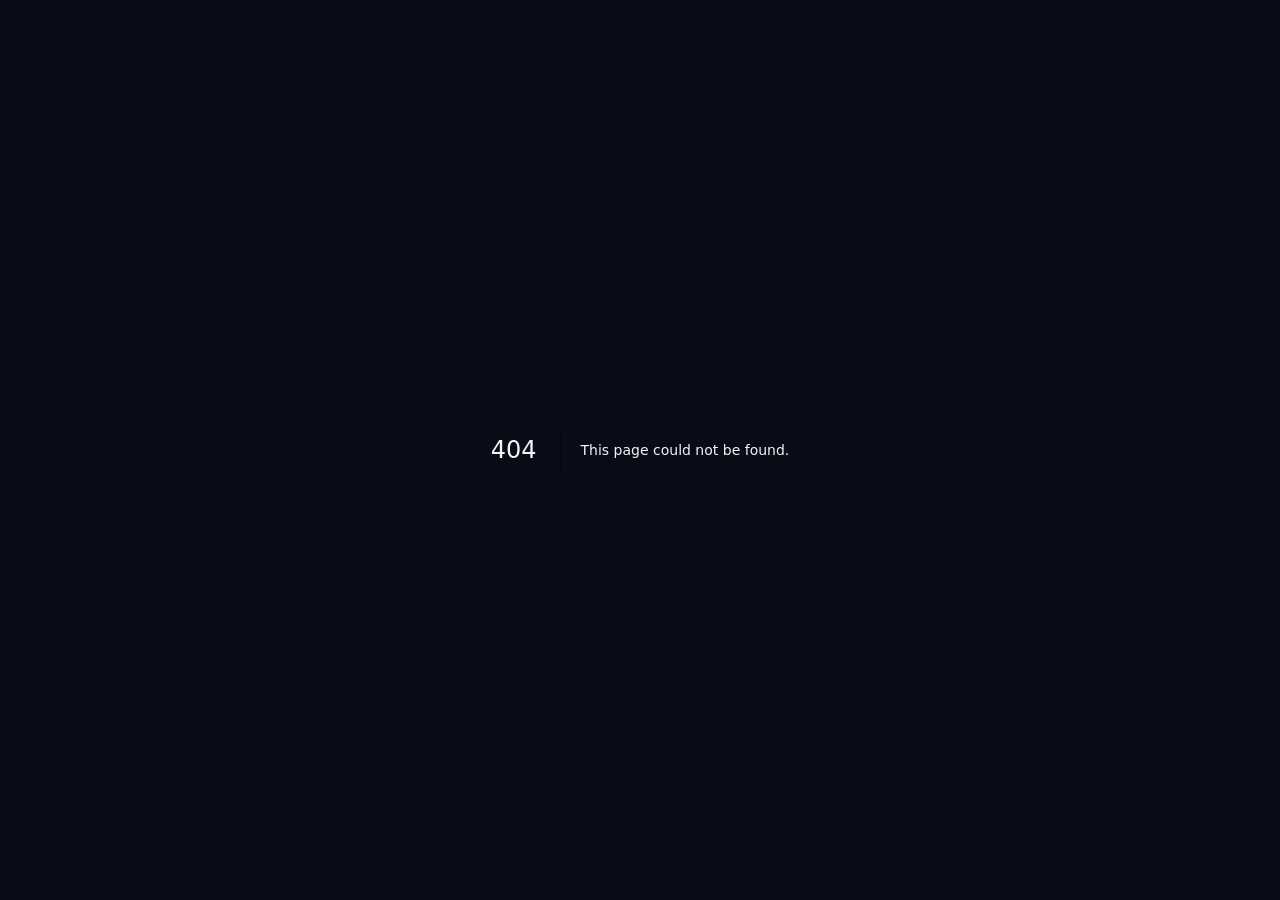
<file: 404/index.html>
<!DOCTYPE html><!--v_lQnhXjSaWjFbi4fEH_x--><html lang="en"><head><meta charSet="utf-8"/><meta name="viewport" content="width=device-width, initial-scale=1"/><link rel="stylesheet" href="/_next/static/css/9e49276bd93cc60d.css" data-precedence="next"/><link rel="preload" as="script" fetchPriority="low" href="/_next/static/chunks/webpack-9df45a37d0849a63.js"/><script src="/_next/static/chunks/4bd1b696-c023c6e3521b1417.js" async=""></script><script src="/_next/static/chunks/255-102f2e5b2e3dc2ef.js" async=""></script><script src="/_next/static/chunks/main-app-1b4500b93111eabf.js" async=""></script><script src="/_next/static/chunks/app/layout-68f2ae9af076e4f5.js" async=""></script><meta name="robots" content="noindex"/><title>404: This page could not be found.</title><title>AI Engineer Portfolio</title><meta name="description" content="Futuristic full-stack AI developer portfolio built with Next.js, Framer Motion, Tailwind, and React Three Fiber."/><script src="/_next/static/chunks/polyfills-42372ed130431b0a.js" noModule=""></script></head><body class="min-h-screen bg-background font-sans text-foreground antialiased"><div hidden=""><!--$--><!--/$--></div><script>((a,b,c,d,e,f,g,h)=>{let i=document.documentElement,j=["light","dark"];function k(b){var c;(Array.isArray(a)?a:[a]).forEach(a=>{let c="class"===a,d=c&&f?e.map(a=>f[a]||a):e;c?(i.classList.remove(...d),i.classList.add(f&&f[b]?f[b]:b)):i.setAttribute(a,b)}),c=b,h&&j.includes(c)&&(i.style.colorScheme=c)}if(d)k(d);else try{let a=localStorage.getItem(b)||c,d=g&&"system"===a?window.matchMedia("(prefers-color-scheme: dark)").matches?"dark":"light":a;k(d)}catch(a){}})("class","theme","dark",null,["light","dark"],null,true,true)</script><div style="font-family:system-ui,&quot;Segoe UI&quot;,Roboto,Helvetica,Arial,sans-serif,&quot;Apple Color Emoji&quot;,&quot;Segoe UI Emoji&quot;;height:100vh;text-align:center;display:flex;flex-direction:column;align-items:center;justify-content:center"><div><style>body{color:#000;background:#fff;margin:0}.next-error-h1{border-right:1px solid rgba(0,0,0,.3)}@media (prefers-color-scheme:dark){body{color:#fff;background:#000}.next-error-h1{border-right:1px solid rgba(255,255,255,.3)}}</style><h1 class="next-error-h1" style="display:inline-block;margin:0 20px 0 0;padding:0 23px 0 0;font-size:24px;font-weight:500;vertical-align:top;line-height:49px">404</h1><div style="display:inline-block"><h2 style="font-size:14px;font-weight:400;line-height:49px;margin:0">This page could not be found.</h2></div></div></div><!--$--><!--/$--><script src="/_next/static/chunks/webpack-9df45a37d0849a63.js" id="_R_" async=""></script><script>(self.__next_f=self.__next_f||[]).push([0])</script><script>self.__next_f.push([1,"1:\"$Sreact.fragment\"\n2:I[8839,[\"177\",\"static/chunks/app/layout-68f2ae9af076e4f5.js\"],\"Providers\"]\n3:I[9766,[],\"\"]\n4:I[8924,[],\"\"]\n5:I[4431,[],\"OutletBoundary\"]\n7:I[5278,[],\"AsyncMetadataOutlet\"]\n9:I[4431,[],\"ViewportBoundary\"]\nb:I[4431,[],\"MetadataBoundary\"]\nc:\"$Sreact.suspense\"\ne:I[7150,[],\"\"]\n:HL[\"/_next/static/css/9e49276bd93cc60d.css\",\"style\"]\n"])</script><script>self.__next_f.push([1,"0:{\"P\":null,\"b\":\"v-lQnhXjSaWjFbi4fEH_x\",\"p\":\"\",\"c\":[\"\",\"_not-found\",\"\"],\"i\":false,\"f\":[[[\"\",{\"children\":[\"/_not-found\",{\"children\":[\"__PAGE__\",{}]}]},\"$undefined\",\"$undefined\",true],[\"\",[\"$\",\"$1\",\"c\",{\"children\":[[[\"$\",\"link\",\"0\",{\"rel\":\"stylesheet\",\"href\":\"/_next/static/css/9e49276bd93cc60d.css\",\"precedence\":\"next\",\"crossOrigin\":\"$undefined\",\"nonce\":\"$undefined\"}]],[\"$\",\"html\",null,{\"lang\":\"en\",\"suppressHydrationWarning\":true,\"children\":[\"$\",\"body\",null,{\"className\":\"min-h-screen bg-background font-sans text-foreground antialiased\",\"children\":[\"$\",\"$L2\",null,{\"children\":[\"$\",\"$L3\",null,{\"parallelRouterKey\":\"children\",\"error\":\"$undefined\",\"errorStyles\":\"$undefined\",\"errorScripts\":\"$undefined\",\"template\":[\"$\",\"$L4\",null,{}],\"templateStyles\":\"$undefined\",\"templateScripts\":\"$undefined\",\"notFound\":\"$undefined\",\"forbidden\":\"$undefined\",\"unauthorized\":\"$undefined\"}]}]}]}]]}],{\"children\":[\"/_not-found\",[\"$\",\"$1\",\"c\",{\"children\":[null,[\"$\",\"$L3\",null,{\"parallelRouterKey\":\"children\",\"error\":\"$undefined\",\"errorStyles\":\"$undefined\",\"errorScripts\":\"$undefined\",\"template\":[\"$\",\"$L4\",null,{}],\"templateStyles\":\"$undefined\",\"templateScripts\":\"$undefined\",\"notFound\":\"$undefined\",\"forbidden\":\"$undefined\",\"unauthorized\":\"$undefined\"}]]}],{\"children\":[\"__PAGE__\",[\"$\",\"$1\",\"c\",{\"children\":[[[\"$\",\"title\",null,{\"children\":\"404: This page could not be found.\"}],[\"$\",\"div\",null,{\"style\":{\"fontFamily\":\"system-ui,\\\"Segoe UI\\\",Roboto,Helvetica,Arial,sans-serif,\\\"Apple Color Emoji\\\",\\\"Segoe UI Emoji\\\"\",\"height\":\"100vh\",\"textAlign\":\"center\",\"display\":\"flex\",\"flexDirection\":\"column\",\"alignItems\":\"center\",\"justifyContent\":\"center\"},\"children\":[\"$\",\"div\",null,{\"children\":[[\"$\",\"style\",null,{\"dangerouslySetInnerHTML\":{\"__html\":\"body{color:#000;background:#fff;margin:0}.next-error-h1{border-right:1px solid rgba(0,0,0,.3)}@media (prefers-color-scheme:dark){body{color:#fff;background:#000}.next-error-h1{border-right:1px solid rgba(255,255,255,.3)}}\"}}],[\"$\",\"h1\",null,{\"className\":\"next-error-h1\",\"style\":{\"display\":\"inline-block\",\"margin\":\"0 20px 0 0\",\"padding\":\"0 23px 0 0\",\"fontSize\":24,\"fontWeight\":500,\"verticalAlign\":\"top\",\"lineHeight\":\"49px\"},\"children\":404}],[\"$\",\"div\",null,{\"style\":{\"display\":\"inline-block\"},\"children\":[\"$\",\"h2\",null,{\"style\":{\"fontSize\":14,\"fontWeight\":400,\"lineHeight\":\"49px\",\"margin\":0},\"children\":\"This page could not be found.\"}]}]]}]}]],null,[\"$\",\"$L5\",null,{\"children\":[\"$L6\",[\"$\",\"$L7\",null,{\"promise\":\"$@8\"}]]}]]}],{},null,false]},null,false]},null,false],[\"$\",\"$1\",\"h\",{\"children\":[[\"$\",\"meta\",null,{\"name\":\"robots\",\"content\":\"noindex\"}],[[\"$\",\"$L9\",null,{\"children\":\"$La\"}],null],[\"$\",\"$Lb\",null,{\"children\":[\"$\",\"div\",null,{\"hidden\":true,\"children\":[\"$\",\"$c\",null,{\"fallback\":null,\"children\":\"$Ld\"}]}]}]]}],false]],\"m\":\"$undefined\",\"G\":[\"$e\",[]],\"s\":false,\"S\":true}\n"])</script><script>self.__next_f.push([1,"a:[[\"$\",\"meta\",\"0\",{\"charSet\":\"utf-8\"}],[\"$\",\"meta\",\"1\",{\"name\":\"viewport\",\"content\":\"width=device-width, initial-scale=1\"}]]\n6:null\n"])</script><script>self.__next_f.push([1,"8:{\"metadata\":[[\"$\",\"title\",\"0\",{\"children\":\"AI Engineer Portfolio\"}],[\"$\",\"meta\",\"1\",{\"name\":\"description\",\"content\":\"Futuristic full-stack AI developer portfolio built with Next.js, Framer Motion, Tailwind, and React Three Fiber.\"}]],\"error\":null,\"digest\":\"$undefined\"}\n"])</script><script>self.__next_f.push([1,"d:\"$8:metadata\"\n"])</script></body></html>
</file>
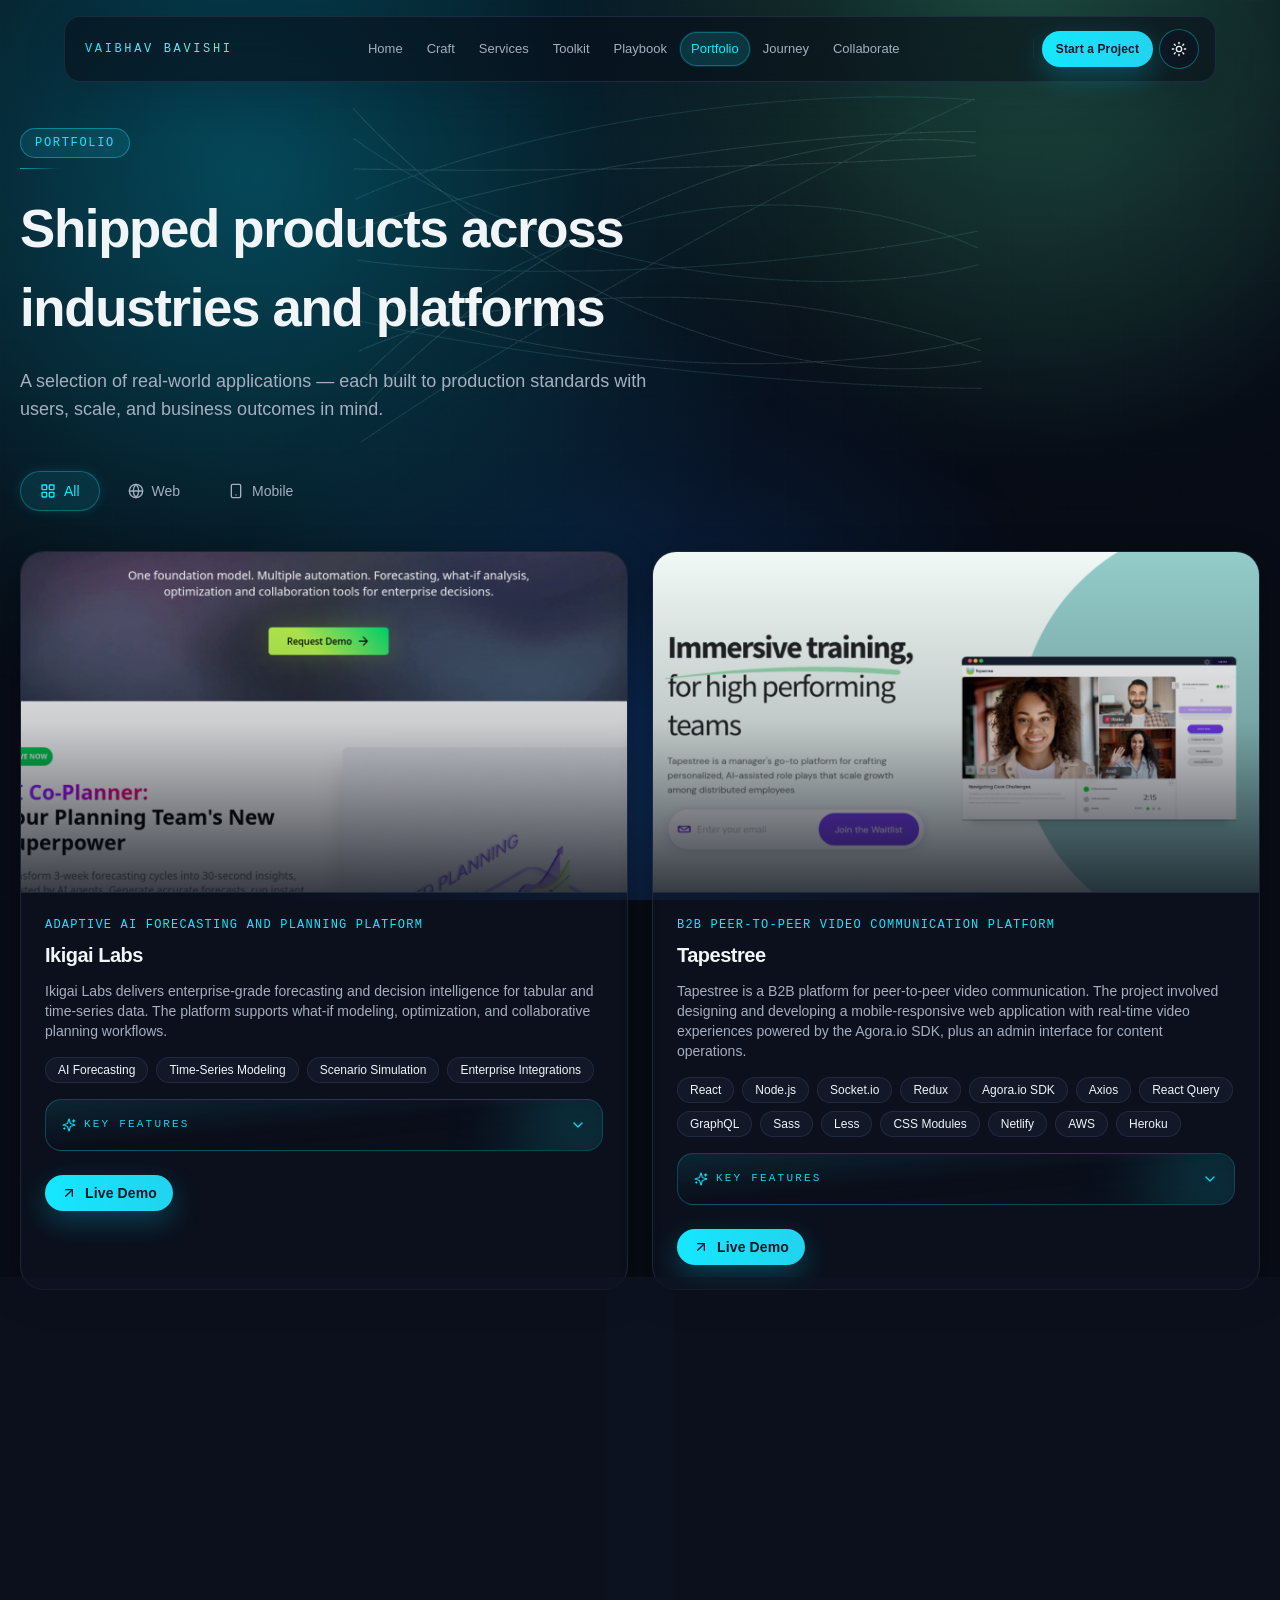
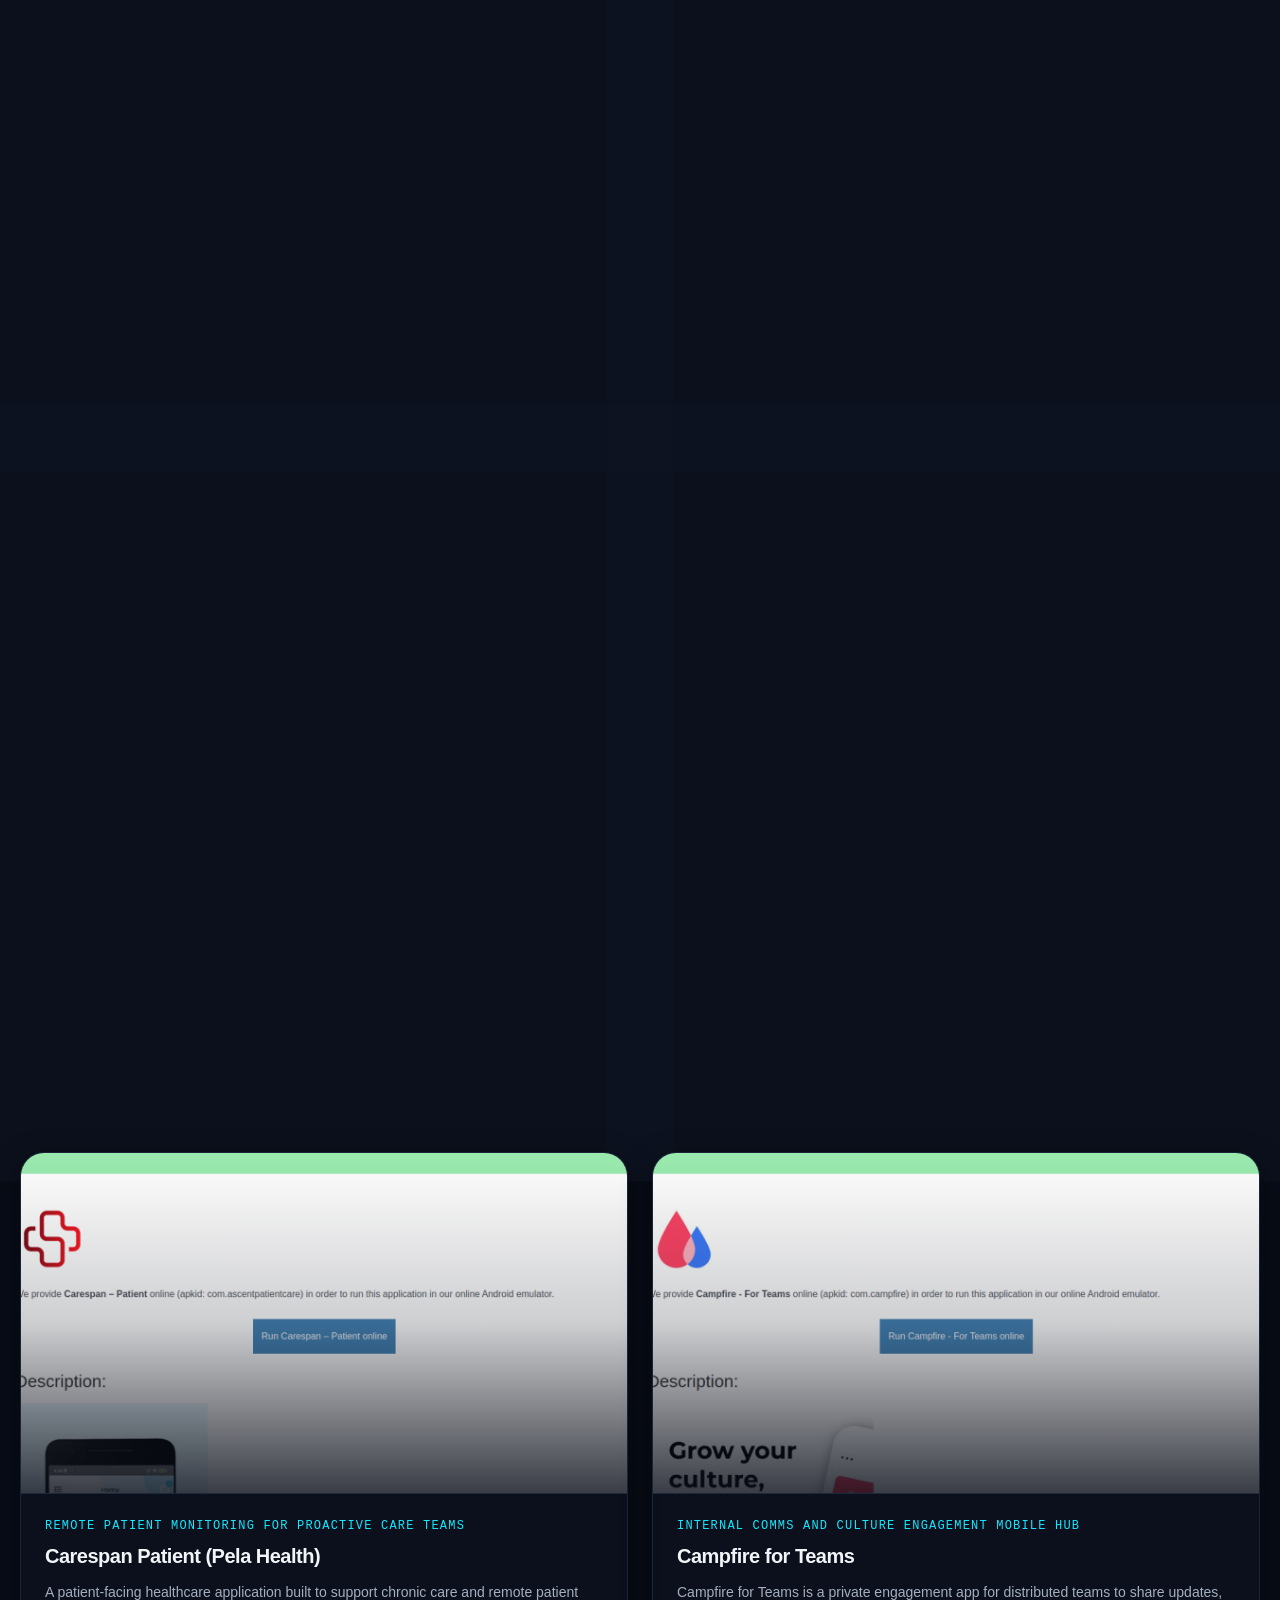
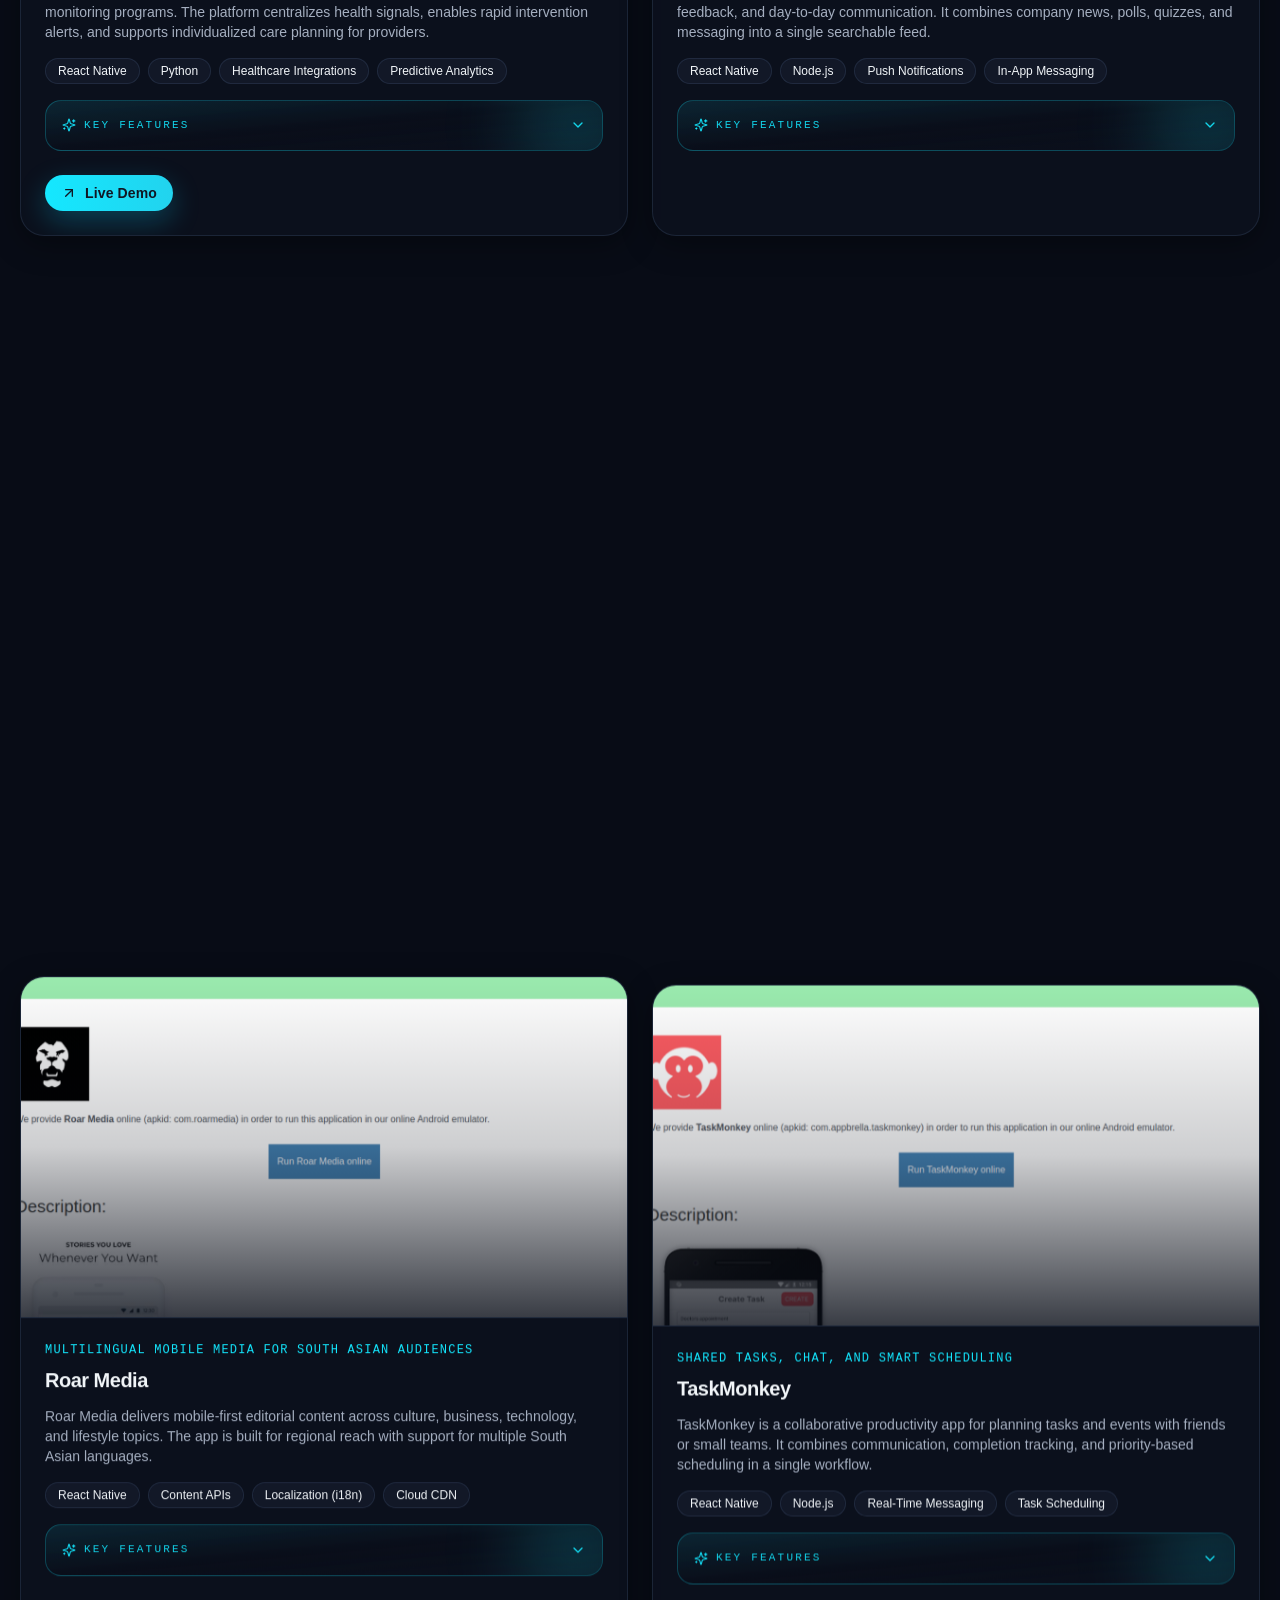
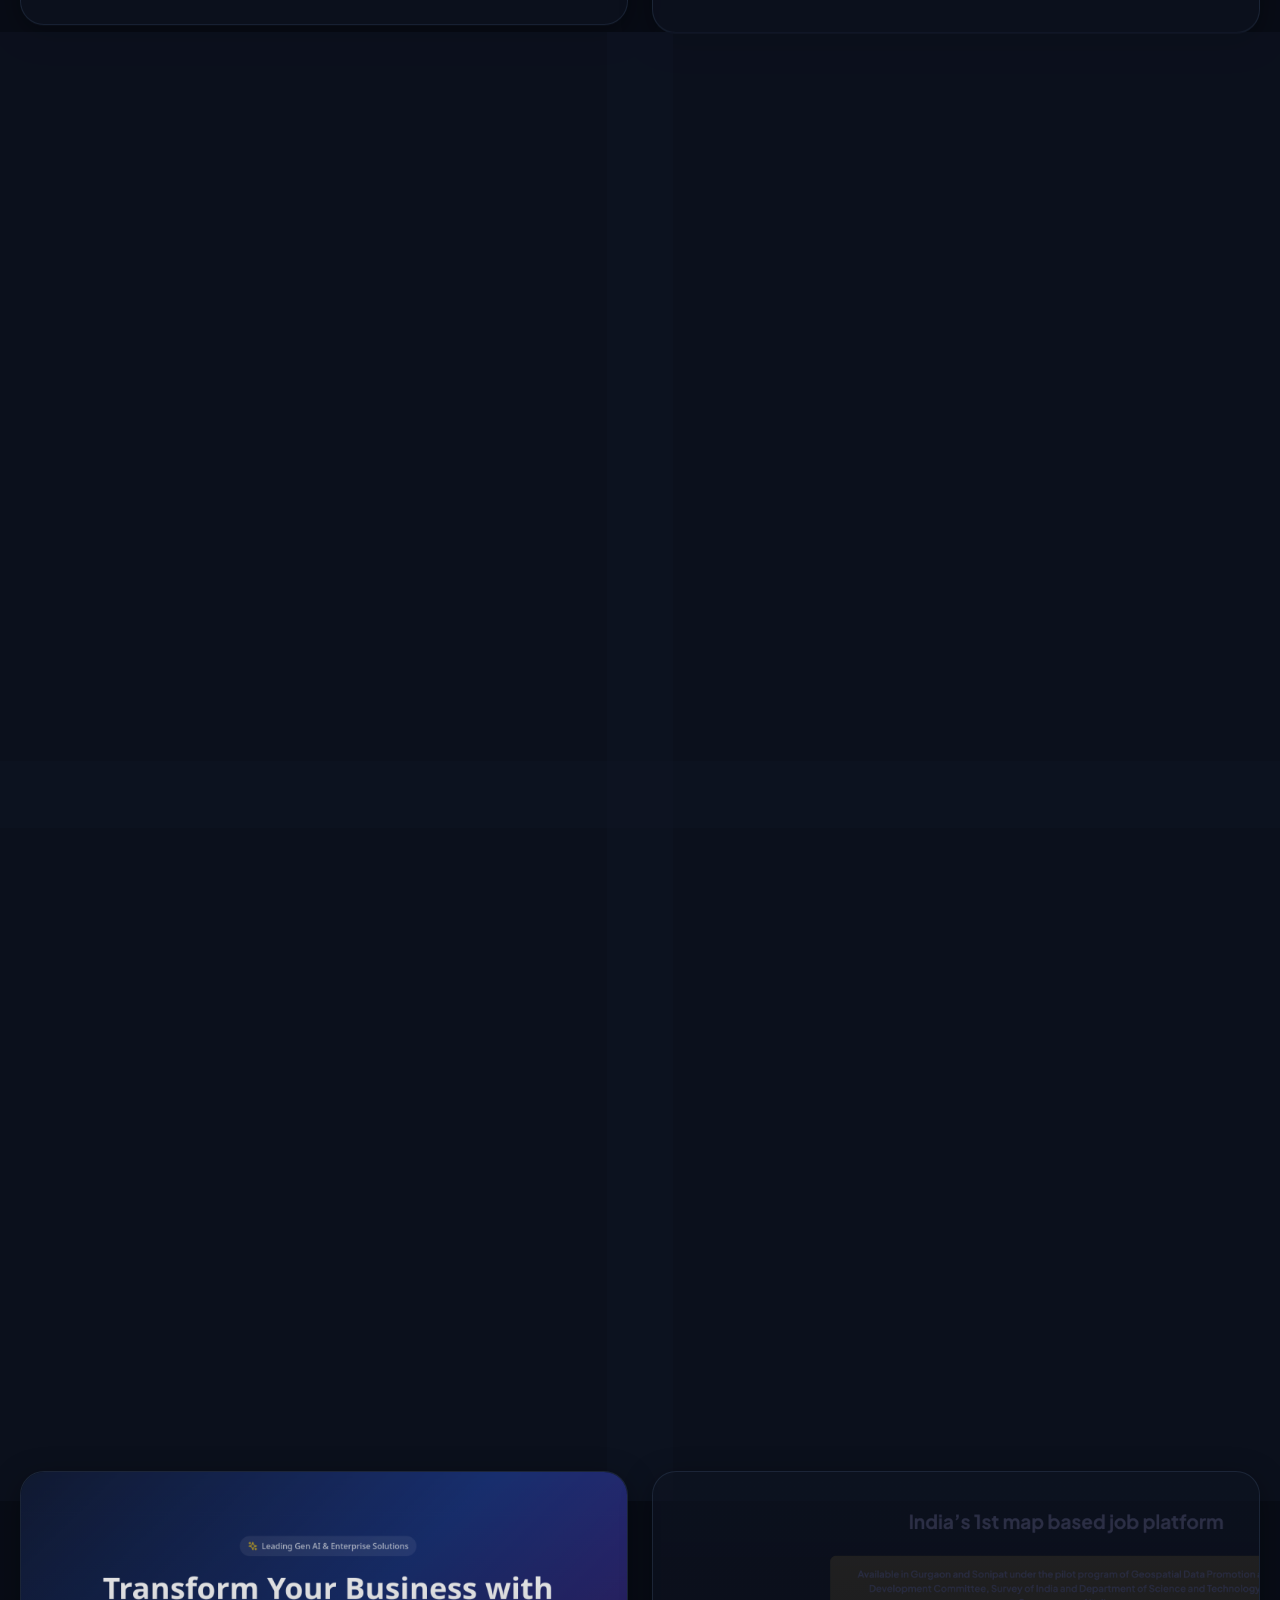
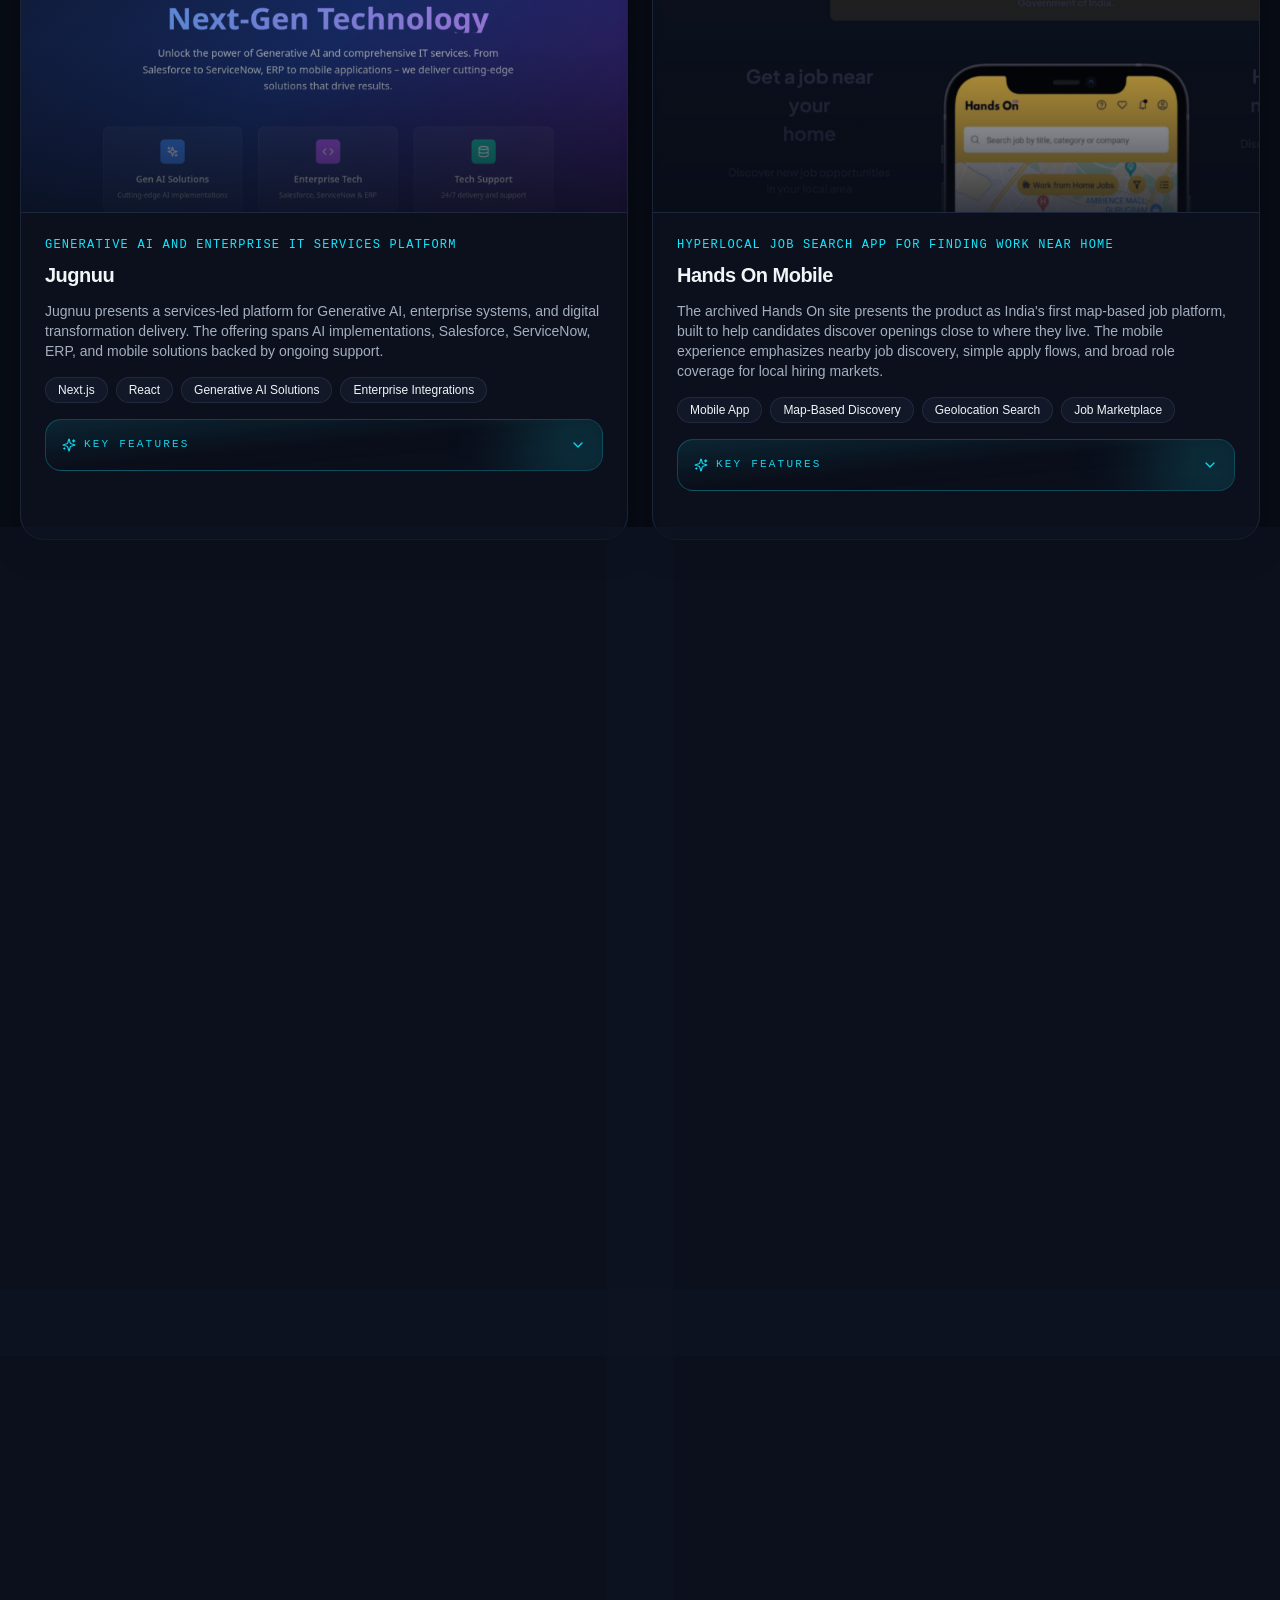
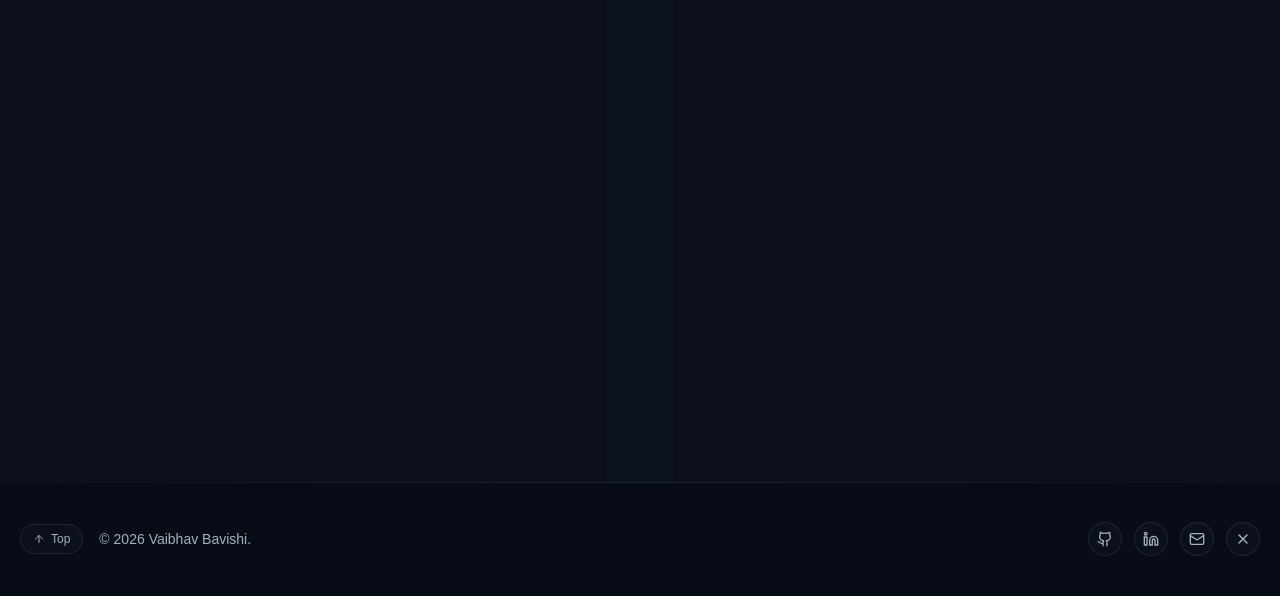
<file: portfolio/index.html>
<!DOCTYPE html><!--v_lQnhXjSaWjFbi4fEH_x--><html lang="en"><head><meta charSet="utf-8"/><meta name="viewport" content="width=device-width, initial-scale=1"/><link rel="stylesheet" href="/_next/static/css/9e49276bd93cc60d.css" data-precedence="next"/><link rel="preload" as="script" fetchPriority="low" href="/_next/static/chunks/webpack-9df45a37d0849a63.js"/><script src="/_next/static/chunks/4bd1b696-c023c6e3521b1417.js" async=""></script><script src="/_next/static/chunks/255-102f2e5b2e3dc2ef.js" async=""></script><script src="/_next/static/chunks/main-app-1b4500b93111eabf.js" async=""></script><script src="/_next/static/chunks/app/layout-68f2ae9af076e4f5.js" async=""></script><script src="/_next/static/chunks/877-8320d6d963c55d06.js" async=""></script><script src="/_next/static/chunks/989-731ea5f89ba5bfb9.js" async=""></script><script src="/_next/static/chunks/app/portfolio/page-25df713d0e3fb8ac.js" async=""></script><title>AI Engineer Portfolio</title><meta name="description" content="Futuristic full-stack AI developer portfolio built with Next.js, Framer Motion, Tailwind, and React Three Fiber."/><script src="/_next/static/chunks/polyfills-42372ed130431b0a.js" noModule=""></script></head><body class="min-h-screen bg-background font-sans text-foreground antialiased"><div hidden=""><!--$--><!--/$--></div><script>((a,b,c,d,e,f,g,h)=>{let i=document.documentElement,j=["light","dark"];function k(b){var c;(Array.isArray(a)?a:[a]).forEach(a=>{let c="class"===a,d=c&&f?e.map(a=>f[a]||a):e;c?(i.classList.remove(...d),i.classList.add(f&&f[b]?f[b]:b)):i.setAttribute(a,b)}),c=b,h&&j.includes(c)&&(i.style.colorScheme=c)}if(d)k(d);else try{let a=localStorage.getItem(b)||c,d=g&&"system"===a?window.matchMedia("(prefers-color-scheme: dark)").matches?"dark":"light":a;k(d)}catch(a){}})("class","theme","dark",null,["light","dark"],null,true,true)</script><div class="relative overflow-x-clip"><div class="pointer-events-none fixed inset-0 -z-10 bg-mesh-gradient"></div><div class="pointer-events-none fixed inset-0 -z-10 opacity-20 [background-image:linear-gradient(rgba(94,109,130,0.12)_1px,transparent_1px),linear-gradient(90deg,rgba(94,109,130,0.12)_1px,transparent_1px)] [background-size:56px_56px]"></div><div class="pointer-events-none fixed inset-0 -z-10 opacity-40 [background:radial-gradient(circle_at_15%_15%,rgba(0,214,255,0.12),transparent_34%),radial-gradient(circle_at_85%_20%,rgba(103,255,193,0.1),transparent_28%)]"></div><header class="fixed inset-x-0 top-0 z-50 px-4 pt-4"><div class="mx-auto flex max-w-6xl items-center justify-between gap-2 rounded-2xl border border-border/70 bg-background/55 px-4 py-3 shadow-[0_14px_40px_rgba(10,18,38,0.18)] backdrop-blur-2xl" style="opacity:0;transform:translateY(-16px)"><a class="group inline-flex items-center rounded-full px-1 py-0.5" href="/"><span class="bg-gradient-to-r from-primary via-cyan-300 to-emerald-300 bg-clip-text font-mono text-xs tracking-[0.22em] text-transparent">VAIBHAV BAVISHI</span></a><nav class="hidden items-center gap-0.5 md:flex"><a href="/#hero" class="rounded-full transition-all duration-300 px-2.5 py-1.5 text-[13px] border border-transparent text-muted-foreground hover:border-border/80 hover:bg-secondary/60 hover:text-foreground">Home</a><a href="/#craft" class="rounded-full transition-all duration-300 px-2.5 py-1.5 text-[13px] border border-transparent text-muted-foreground hover:border-border/80 hover:bg-secondary/60 hover:text-foreground">Craft</a><a href="/#services" class="rounded-full transition-all duration-300 px-2.5 py-1.5 text-[13px] border border-transparent text-muted-foreground hover:border-border/80 hover:bg-secondary/60 hover:text-foreground">Services</a><a href="/#toolkit" class="rounded-full transition-all duration-300 px-2.5 py-1.5 text-[13px] border border-transparent text-muted-foreground hover:border-border/80 hover:bg-secondary/60 hover:text-foreground">Toolkit</a><a href="/#playbook" class="rounded-full transition-all duration-300 px-2.5 py-1.5 text-[13px] border border-transparent text-muted-foreground hover:border-border/80 hover:bg-secondary/60 hover:text-foreground">Playbook</a><a aria-current="true" class="rounded-full transition-all duration-300 px-2.5 py-1.5 text-[13px] border border-primary/30 bg-primary/15 text-primary shadow-[0_0_0_1px_rgba(0,211,255,0.12)]" href="/portfolio/">Portfolio</a><a href="/#journey" class="rounded-full transition-all duration-300 px-2.5 py-1.5 text-[13px] border border-transparent text-muted-foreground hover:border-border/80 hover:bg-secondary/60 hover:text-foreground">Journey</a><a href="/#collaborate" class="rounded-full transition-all duration-300 px-2.5 py-1.5 text-[13px] border border-transparent text-muted-foreground hover:border-border/80 hover:bg-secondary/60 hover:text-foreground">Collaborate</a></nav><div class="flex items-center gap-1.5"><div class="mx-0.5 hidden h-5 w-px bg-border/50 md:block"></div><a href="/#collaborate" class="items-center justify-center whitespace-nowrap font-semibold tracking-[0.01em] transition-all duration-300 disabled:pointer-events-none disabled:opacity-50 focus-visible:outline-none focus-visible:ring-2 focus-visible:ring-ring focus-visible:ring-offset-2 ring-offset-background bg-gradient-to-r from-primary to-cyan-400 text-primary-foreground shadow-[0_10px_28px_rgba(0,214,255,0.25)] hover:-translate-y-0.5 hover:brightness-110 h-9 hidden rounded-full px-3.5 text-xs md:inline-flex">Start a Project</a><div class="h-10 w-10 rounded-full border border-border/70 bg-card/60" aria-hidden="true"></div><button class="inline-flex items-center justify-center whitespace-nowrap rounded-full text-sm font-semibold tracking-[0.01em] transition-all duration-300 disabled:pointer-events-none disabled:opacity-50 focus-visible:outline-none focus-visible:ring-2 focus-visible:ring-ring focus-visible:ring-offset-2 ring-offset-background border border-primary/35 bg-background/45 text-foreground hover:-translate-y-0.5 hover:bg-primary/10 hover:border-primary/70 h-10 w-10 md:hidden" aria-label="Toggle menu"><svg xmlns="http://www.w3.org/2000/svg" width="24" height="24" viewBox="0 0 24 24" fill="none" stroke="currentColor" stroke-width="2" stroke-linecap="round" stroke-linejoin="round" class="lucide lucide-menu h-4 w-4"><line x1="4" x2="20" y1="12" y2="12"></line><line x1="4" x2="20" y1="6" y2="6"></line><line x1="4" x2="20" y1="18" y2="18"></line></svg></button></div></div></header><main class="relative pt-32 pb-20"><div class="pointer-events-none absolute inset-x-0 top-0 -z-10 h-[520px] opacity-60" aria-hidden="true"><!--$!--><template data-dgst="BAILOUT_TO_CLIENT_SIDE_RENDERING"></template><div class="h-full w-full animate-pulse bg-secondary/20" aria-hidden="true"></div><!--/$--></div><div class="container"><div class="mb-12 max-w-3xl"><div class="mb-5 inline-flex flex-col items-start"><div class="inline-flex items-center rounded-full border text-xs font-medium transition-colors border-primary/40 bg-primary/10 text-primary px-3.5 py-1.5 font-mono uppercase tracking-[0.14em]">Portfolio</div><div class="mt-2.5 h-px w-10 bg-gradient-to-r from-primary/60 to-transparent"></div></div><h2 class="font-display text-balance text-[clamp(2rem,5vw,3.3rem)] font-semibold tracking-tight">Shipped products across industries and platforms</h2><p class="mt-5 max-w-2xl text-pretty text-base leading-relaxed text-muted-foreground md:text-lg">A selection of real-world applications — each built to production standards with users, scale, and business outcomes in mind.</p></div><div class="mb-10 flex items-center gap-2"><button class="relative flex items-center gap-2 rounded-full px-5 py-2.5 text-sm font-medium transition-all duration-300 text-primary"><span class="absolute inset-0 rounded-full border border-primary/30 bg-primary/10 shadow-[0_0_12px_rgba(0,211,255,0.15)]"></span><span class="relative flex items-center gap-2"><svg xmlns="http://www.w3.org/2000/svg" width="24" height="24" viewBox="0 0 24 24" fill="none" stroke="currentColor" stroke-width="2" stroke-linecap="round" stroke-linejoin="round" class="lucide lucide-layout-grid h-4 w-4"><rect width="7" height="7" x="3" y="3" rx="1"></rect><rect width="7" height="7" x="14" y="3" rx="1"></rect><rect width="7" height="7" x="14" y="14" rx="1"></rect><rect width="7" height="7" x="3" y="14" rx="1"></rect></svg>All</span></button><button class="relative flex items-center gap-2 rounded-full px-5 py-2.5 text-sm font-medium transition-all duration-300 text-muted-foreground hover:text-foreground"><span class="relative flex items-center gap-2"><svg xmlns="http://www.w3.org/2000/svg" width="24" height="24" viewBox="0 0 24 24" fill="none" stroke="currentColor" stroke-width="2" stroke-linecap="round" stroke-linejoin="round" class="lucide lucide-globe h-4 w-4"><circle cx="12" cy="12" r="10"></circle><path d="M12 2a14.5 14.5 0 0 0 0 20 14.5 14.5 0 0 0 0-20"></path><path d="M2 12h20"></path></svg>Web</span></button><button class="relative flex items-center gap-2 rounded-full px-5 py-2.5 text-sm font-medium transition-all duration-300 text-muted-foreground hover:text-foreground"><span class="relative flex items-center gap-2"><svg xmlns="http://www.w3.org/2000/svg" width="24" height="24" viewBox="0 0 24 24" fill="none" stroke="currentColor" stroke-width="2" stroke-linecap="round" stroke-linejoin="round" class="lucide lucide-smartphone h-4 w-4"><rect width="14" height="20" x="5" y="2" rx="2" ry="2"></rect><path d="M12 18h.01"></path></svg>Mobile</span></button></div><div class="grid gap-6 lg:grid-cols-2" style="opacity:0;transform:translateY(16px)"><div class="h-full" style="perspective:1200px;opacity:0;filter:blur(8px);transform:translateY(28px)"><div class="h-full" style="transform:none"><div class="rounded-3xl border backdrop-blur-xl shadow-glass group h-full overflow-hidden border-border/60 bg-card/55 transition-all duration-500 hover:border-primary/50 hover:shadow-neon"><div class="relative aspect-[16/9] overflow-hidden border-b border-border/70"><img alt="Ikigai Labs" loading="lazy" decoding="async" data-nimg="fill" class="object-cover transition duration-700 group-hover:scale-105" style="position:absolute;height:100%;width:100%;left:0;top:0;right:0;bottom:0;color:transparent" src="/projects/ikigai-labs.png"/><div class="pointer-events-none absolute inset-0 bg-gradient-to-t from-background/80 via-background/20 to-transparent"></div></div><div class="flex flex-col space-y-2 p-6 pb-3"><p class="font-mono text-xs uppercase tracking-widest text-primary">Adaptive AI forecasting and planning platform</p><h3 class="font-semibold tracking-tight text-xl">Ikigai Labs</h3></div><div class="p-6 pt-0 space-y-4 px-6"><p class="text-sm text-muted-foreground">Ikigai Labs delivers enterprise-grade forecasting and decision intelligence for tabular and time-series data. The platform supports what-if modeling, optimization, and collaborative planning workflows.</p><div class="flex flex-wrap gap-2"><div class="inline-flex items-center rounded-full border px-3 py-1 text-xs font-medium transition-colors border-border/70 text-foreground bg-secondary/45">AI Forecasting</div><div class="inline-flex items-center rounded-full border px-3 py-1 text-xs font-medium transition-colors border-border/70 text-foreground bg-secondary/45">Time-Series Modeling</div><div class="inline-flex items-center rounded-full border px-3 py-1 text-xs font-medium transition-colors border-border/70 text-foreground bg-secondary/45">Scenario Simulation</div><div class="inline-flex items-center rounded-full border px-3 py-1 text-xs font-medium transition-colors border-border/70 text-foreground bg-secondary/45">Enterprise Integrations</div></div><div data-tilt-lock="true" class="relative overflow-hidden rounded-2xl border border-primary/25 bg-gradient-to-br from-primary/10 via-background/40 to-transparent p-4"><div class="pointer-events-none absolute -right-8 -top-8 h-28 w-28 rounded-full bg-primary/20 blur-2xl"></div><details class="group/accordion relative"><summary class="relative flex cursor-pointer list-none items-center justify-between gap-3 [&amp;::-webkit-details-marker]:hidden" aria-expanded="false"><p class="flex items-center gap-2 font-mono text-[11px] uppercase tracking-[0.2em] text-primary/90"><svg xmlns="http://www.w3.org/2000/svg" width="24" height="24" viewBox="0 0 24 24" fill="none" stroke="currentColor" stroke-width="2" stroke-linecap="round" stroke-linejoin="round" class="lucide lucide-sparkles h-3.5 w-3.5"><path d="M9.937 15.5A2 2 0 0 0 8.5 14.063l-6.135-1.582a.5.5 0 0 1 0-.962L8.5 9.936A2 2 0 0 0 9.937 8.5l1.582-6.135a.5.5 0 0 1 .963 0L14.063 8.5A2 2 0 0 0 15.5 9.937l6.135 1.581a.5.5 0 0 1 0 .964L15.5 14.063a2 2 0 0 0-1.437 1.437l-1.582 6.135a.5.5 0 0 1-.963 0z"></path><path d="M20 3v4"></path><path d="M22 5h-4"></path><path d="M4 17v2"></path><path d="M5 18H3"></path></svg>Key Features</p><svg xmlns="http://www.w3.org/2000/svg" width="24" height="24" viewBox="0 0 24 24" fill="none" stroke="currentColor" stroke-width="2" stroke-linecap="round" stroke-linejoin="round" class="lucide lucide-chevron-down h-4 w-4 text-primary/90 transition-transform duration-300 group-open/accordion:rotate-180"><path d="m6 9 6 6 6-6"></path></svg></summary><ul class="relative mt-3 space-y-2"><li class="flex items-start gap-2 rounded-xl border border-border/65 bg-background/45 px-3 py-2" style="opacity:0;transform:translateX(-8px)"><svg xmlns="http://www.w3.org/2000/svg" width="24" height="24" viewBox="0 0 24 24" fill="none" stroke="currentColor" stroke-width="2" stroke-linecap="round" stroke-linejoin="round" class="lucide lucide-circle-check mt-0.5 h-3.5 w-3.5 shrink-0 text-primary"><circle cx="12" cy="12" r="10"></circle><path d="m9 12 2 2 4-4"></path></svg><span class="text-xs leading-relaxed text-foreground/90">Adaptive forecasting for volatile business signals</span></li><li class="flex items-start gap-2 rounded-xl border border-border/65 bg-background/45 px-3 py-2" style="opacity:0;transform:translateX(-8px)"><svg xmlns="http://www.w3.org/2000/svg" width="24" height="24" viewBox="0 0 24 24" fill="none" stroke="currentColor" stroke-width="2" stroke-linecap="round" stroke-linejoin="round" class="lucide lucide-circle-check mt-0.5 h-3.5 w-3.5 shrink-0 text-primary"><circle cx="12" cy="12" r="10"></circle><path d="m9 12 2 2 4-4"></path></svg><span class="text-xs leading-relaxed text-foreground/90">Scenario planning and what-if analysis</span></li><li class="flex items-start gap-2 rounded-xl border border-border/65 bg-background/45 px-3 py-2" style="opacity:0;transform:translateX(-8px)"><svg xmlns="http://www.w3.org/2000/svg" width="24" height="24" viewBox="0 0 24 24" fill="none" stroke="currentColor" stroke-width="2" stroke-linecap="round" stroke-linejoin="round" class="lucide lucide-circle-check mt-0.5 h-3.5 w-3.5 shrink-0 text-primary"><circle cx="12" cy="12" r="10"></circle><path d="m9 12 2 2 4-4"></path></svg><span class="text-xs leading-relaxed text-foreground/90">Optimization workflows for planning teams</span></li><li class="flex items-start gap-2 rounded-xl border border-border/65 bg-background/45 px-3 py-2" style="opacity:0;transform:translateX(-8px)"><svg xmlns="http://www.w3.org/2000/svg" width="24" height="24" viewBox="0 0 24 24" fill="none" stroke="currentColor" stroke-width="2" stroke-linecap="round" stroke-linejoin="round" class="lucide lucide-circle-check mt-0.5 h-3.5 w-3.5 shrink-0 text-primary"><circle cx="12" cy="12" r="10"></circle><path d="m9 12 2 2 4-4"></path></svg><span class="text-xs leading-relaxed text-foreground/90">Collaboration-ready enterprise decision support</span></li></ul></details></div></div><div class="items-center p-6 pt-0 mt-auto flex gap-3 px-6"><a href="https://www.ikigailabs.io/" target="_blank" rel="noreferrer" class="inline-flex items-center justify-center whitespace-nowrap text-sm font-semibold tracking-[0.01em] transition-all duration-300 disabled:pointer-events-none disabled:opacity-50 focus-visible:outline-none focus-visible:ring-2 focus-visible:ring-ring focus-visible:ring-offset-2 ring-offset-background bg-gradient-to-r from-primary to-cyan-400 text-primary-foreground shadow-[0_10px_28px_rgba(0,214,255,0.25)] hover:-translate-y-0.5 hover:brightness-110 h-9 px-4 rounded-full"><svg xmlns="http://www.w3.org/2000/svg" width="24" height="24" viewBox="0 0 24 24" fill="none" stroke="currentColor" stroke-width="2" stroke-linecap="round" stroke-linejoin="round" class="lucide lucide-arrow-up-right mr-2 h-4 w-4"><path d="M7 7h10v10"></path><path d="M7 17 17 7"></path></svg>Live Demo</a></div></div></div></div><div class="h-full" style="perspective:1200px;opacity:0;filter:blur(8px);transform:translateY(28px)"><div class="h-full" style="transform:none"><div class="rounded-3xl border backdrop-blur-xl shadow-glass group h-full overflow-hidden border-border/60 bg-card/55 transition-all duration-500 hover:border-primary/50 hover:shadow-neon"><div class="relative aspect-[16/9] overflow-hidden border-b border-border/70"><img alt="Tapestree" loading="lazy" decoding="async" data-nimg="fill" class="object-cover transition duration-700 group-hover:scale-105" style="position:absolute;height:100%;width:100%;left:0;top:0;right:0;bottom:0;color:transparent" src="/projects/tapestree.png"/><div class="pointer-events-none absolute inset-0 bg-gradient-to-t from-background/80 via-background/20 to-transparent"></div></div><div class="flex flex-col space-y-2 p-6 pb-3"><p class="font-mono text-xs uppercase tracking-widest text-primary">B2B peer-to-peer video communication platform</p><h3 class="font-semibold tracking-tight text-xl">Tapestree</h3></div><div class="p-6 pt-0 space-y-4 px-6"><p class="text-sm text-muted-foreground">Tapestree is a B2B platform for peer-to-peer video communication. The project involved designing and developing a mobile-responsive web application with real-time video experiences powered by the Agora.io SDK, plus an admin interface for content operations.</p><div class="flex flex-wrap gap-2"><div class="inline-flex items-center rounded-full border px-3 py-1 text-xs font-medium transition-colors border-border/70 text-foreground bg-secondary/45">React</div><div class="inline-flex items-center rounded-full border px-3 py-1 text-xs font-medium transition-colors border-border/70 text-foreground bg-secondary/45">Node.js</div><div class="inline-flex items-center rounded-full border px-3 py-1 text-xs font-medium transition-colors border-border/70 text-foreground bg-secondary/45">Socket.io</div><div class="inline-flex items-center rounded-full border px-3 py-1 text-xs font-medium transition-colors border-border/70 text-foreground bg-secondary/45">Redux</div><div class="inline-flex items-center rounded-full border px-3 py-1 text-xs font-medium transition-colors border-border/70 text-foreground bg-secondary/45">Agora.io SDK</div><div class="inline-flex items-center rounded-full border px-3 py-1 text-xs font-medium transition-colors border-border/70 text-foreground bg-secondary/45">Axios</div><div class="inline-flex items-center rounded-full border px-3 py-1 text-xs font-medium transition-colors border-border/70 text-foreground bg-secondary/45">React Query</div><div class="inline-flex items-center rounded-full border px-3 py-1 text-xs font-medium transition-colors border-border/70 text-foreground bg-secondary/45">GraphQL</div><div class="inline-flex items-center rounded-full border px-3 py-1 text-xs font-medium transition-colors border-border/70 text-foreground bg-secondary/45">Sass</div><div class="inline-flex items-center rounded-full border px-3 py-1 text-xs font-medium transition-colors border-border/70 text-foreground bg-secondary/45">Less</div><div class="inline-flex items-center rounded-full border px-3 py-1 text-xs font-medium transition-colors border-border/70 text-foreground bg-secondary/45">CSS Modules</div><div class="inline-flex items-center rounded-full border px-3 py-1 text-xs font-medium transition-colors border-border/70 text-foreground bg-secondary/45">Netlify</div><div class="inline-flex items-center rounded-full border px-3 py-1 text-xs font-medium transition-colors border-border/70 text-foreground bg-secondary/45">AWS</div><div class="inline-flex items-center rounded-full border px-3 py-1 text-xs font-medium transition-colors border-border/70 text-foreground bg-secondary/45">Heroku</div></div><div data-tilt-lock="true" class="relative overflow-hidden rounded-2xl border border-primary/25 bg-gradient-to-br from-primary/10 via-background/40 to-transparent p-4"><div class="pointer-events-none absolute -right-8 -top-8 h-28 w-28 rounded-full bg-primary/20 blur-2xl"></div><details class="group/accordion relative"><summary class="relative flex cursor-pointer list-none items-center justify-between gap-3 [&amp;::-webkit-details-marker]:hidden" aria-expanded="false"><p class="flex items-center gap-2 font-mono text-[11px] uppercase tracking-[0.2em] text-primary/90"><svg xmlns="http://www.w3.org/2000/svg" width="24" height="24" viewBox="0 0 24 24" fill="none" stroke="currentColor" stroke-width="2" stroke-linecap="round" stroke-linejoin="round" class="lucide lucide-sparkles h-3.5 w-3.5"><path d="M9.937 15.5A2 2 0 0 0 8.5 14.063l-6.135-1.582a.5.5 0 0 1 0-.962L8.5 9.936A2 2 0 0 0 9.937 8.5l1.582-6.135a.5.5 0 0 1 .963 0L14.063 8.5A2 2 0 0 0 15.5 9.937l6.135 1.581a.5.5 0 0 1 0 .964L15.5 14.063a2 2 0 0 0-1.437 1.437l-1.582 6.135a.5.5 0 0 1-.963 0z"></path><path d="M20 3v4"></path><path d="M22 5h-4"></path><path d="M4 17v2"></path><path d="M5 18H3"></path></svg>Key Features</p><svg xmlns="http://www.w3.org/2000/svg" width="24" height="24" viewBox="0 0 24 24" fill="none" stroke="currentColor" stroke-width="2" stroke-linecap="round" stroke-linejoin="round" class="lucide lucide-chevron-down h-4 w-4 text-primary/90 transition-transform duration-300 group-open/accordion:rotate-180"><path d="m6 9 6 6 6-6"></path></svg></summary><ul class="relative mt-3 space-y-2"><li class="flex items-start gap-2 rounded-xl border border-border/65 bg-background/45 px-3 py-2" style="opacity:0;transform:translateX(-8px)"><svg xmlns="http://www.w3.org/2000/svg" width="24" height="24" viewBox="0 0 24 24" fill="none" stroke="currentColor" stroke-width="2" stroke-linecap="round" stroke-linejoin="round" class="lucide lucide-circle-check mt-0.5 h-3.5 w-3.5 shrink-0 text-primary"><circle cx="12" cy="12" r="10"></circle><path d="m9 12 2 2 4-4"></path></svg><span class="text-xs leading-relaxed text-foreground/90">Peer-to-peer real-time conversation using React, Node.js, and Socket.io</span></li><li class="flex items-start gap-2 rounded-xl border border-border/65 bg-background/45 px-3 py-2" style="opacity:0;transform:translateX(-8px)"><svg xmlns="http://www.w3.org/2000/svg" width="24" height="24" viewBox="0 0 24 24" fill="none" stroke="currentColor" stroke-width="2" stroke-linecap="round" stroke-linejoin="round" class="lucide lucide-circle-check mt-0.5 h-3.5 w-3.5 shrink-0 text-primary"><circle cx="12" cy="12" r="10"></circle><path d="m9 12 2 2 4-4"></path></svg><span class="text-xs leading-relaxed text-foreground/90">Centralized state management with Redux</span></li><li class="flex items-start gap-2 rounded-xl border border-border/65 bg-background/45 px-3 py-2" style="opacity:0;transform:translateX(-8px)"><svg xmlns="http://www.w3.org/2000/svg" width="24" height="24" viewBox="0 0 24 24" fill="none" stroke="currentColor" stroke-width="2" stroke-linecap="round" stroke-linejoin="round" class="lucide lucide-circle-check mt-0.5 h-3.5 w-3.5 shrink-0 text-primary"><circle cx="12" cy="12" r="10"></circle><path d="m9 12 2 2 4-4"></path></svg><span class="text-xs leading-relaxed text-foreground/90">Integrated API layer with Axios, React Query, and GraphQL</span></li><li class="flex items-start gap-2 rounded-xl border border-border/65 bg-background/45 px-3 py-2" style="opacity:0;transform:translateX(-8px)"><svg xmlns="http://www.w3.org/2000/svg" width="24" height="24" viewBox="0 0 24 24" fill="none" stroke="currentColor" stroke-width="2" stroke-linecap="round" stroke-linejoin="round" class="lucide lucide-circle-check mt-0.5 h-3.5 w-3.5 shrink-0 text-primary"><circle cx="12" cy="12" r="10"></circle><path d="m9 12 2 2 4-4"></path></svg><span class="text-xs leading-relaxed text-foreground/90">Modular UI styling with Sass, Less, and CSS Modules</span></li><li class="flex items-start gap-2 rounded-xl border border-border/65 bg-background/45 px-3 py-2" style="opacity:0;transform:translateX(-8px)"><svg xmlns="http://www.w3.org/2000/svg" width="24" height="24" viewBox="0 0 24 24" fill="none" stroke="currentColor" stroke-width="2" stroke-linecap="round" stroke-linejoin="round" class="lucide lucide-circle-check mt-0.5 h-3.5 w-3.5 shrink-0 text-primary"><circle cx="12" cy="12" r="10"></circle><path d="m9 12 2 2 4-4"></path></svg><span class="text-xs leading-relaxed text-foreground/90">Admin panel to manage platform content</span></li><li class="flex items-start gap-2 rounded-xl border border-border/65 bg-background/45 px-3 py-2" style="opacity:0;transform:translateX(-8px)"><svg xmlns="http://www.w3.org/2000/svg" width="24" height="24" viewBox="0 0 24 24" fill="none" stroke="currentColor" stroke-width="2" stroke-linecap="round" stroke-linejoin="round" class="lucide lucide-circle-check mt-0.5 h-3.5 w-3.5 shrink-0 text-primary"><circle cx="12" cy="12" r="10"></circle><path d="m9 12 2 2 4-4"></path></svg><span class="text-xs leading-relaxed text-foreground/90">Deployed across Netlify, AWS, and Heroku environments</span></li></ul></details></div></div><div class="items-center p-6 pt-0 mt-auto flex gap-3 px-6"><a href="https://www.gettapestree.com/" target="_blank" rel="noreferrer" class="inline-flex items-center justify-center whitespace-nowrap text-sm font-semibold tracking-[0.01em] transition-all duration-300 disabled:pointer-events-none disabled:opacity-50 focus-visible:outline-none focus-visible:ring-2 focus-visible:ring-ring focus-visible:ring-offset-2 ring-offset-background bg-gradient-to-r from-primary to-cyan-400 text-primary-foreground shadow-[0_10px_28px_rgba(0,214,255,0.25)] hover:-translate-y-0.5 hover:brightness-110 h-9 px-4 rounded-full"><svg xmlns="http://www.w3.org/2000/svg" width="24" height="24" viewBox="0 0 24 24" fill="none" stroke="currentColor" stroke-width="2" stroke-linecap="round" stroke-linejoin="round" class="lucide lucide-arrow-up-right mr-2 h-4 w-4"><path d="M7 7h10v10"></path><path d="M7 17 17 7"></path></svg>Live Demo</a></div></div></div></div><div class="h-full" style="perspective:1200px;opacity:0;filter:blur(8px);transform:translateY(28px)"><div class="h-full" style="transform:none"><div class="rounded-3xl border backdrop-blur-xl shadow-glass group h-full overflow-hidden border-border/60 bg-card/55 transition-all duration-500 hover:border-primary/50 hover:shadow-neon"><div class="relative aspect-[16/9] overflow-hidden border-b border-border/70"><img alt="ELWO Tools" loading="lazy" decoding="async" data-nimg="fill" class="object-cover transition duration-700 group-hover:scale-105" style="position:absolute;height:100%;width:100%;left:0;top:0;right:0;bottom:0;color:transparent" src="/projects/elwo-tools.png"/><div class="pointer-events-none absolute inset-0 bg-gradient-to-t from-background/80 via-background/20 to-transparent"></div></div><div class="flex flex-col space-y-2 p-6 pb-3"><p class="font-mono text-xs uppercase tracking-widest text-primary">Swedish e-commerce storefront for professional tools</p><h3 class="font-semibold tracking-tight text-xl">ELWO Tools</h3></div><div class="p-6 pt-0 space-y-4 px-6"><p class="text-sm text-muted-foreground">ELWO Tools is a Swedish online store for power tools, accessories, and workshop equipment aimed at professionals and serious DIY buyers. The homepage combines curated featured products, bestseller blocks, and brand-led merchandising to drive product discovery across a wide catalog.</p><div class="flex flex-wrap gap-2"><div class="inline-flex items-center rounded-full border px-3 py-1 text-xs font-medium transition-colors border-border/70 text-foreground bg-secondary/45">Next.js</div><div class="inline-flex items-center rounded-full border px-3 py-1 text-xs font-medium transition-colors border-border/70 text-foreground bg-secondary/45">React</div><div class="inline-flex items-center rounded-full border px-3 py-1 text-xs font-medium transition-colors border-border/70 text-foreground bg-secondary/45">E-commerce Platform</div><div class="inline-flex items-center rounded-full border px-3 py-1 text-xs font-medium transition-colors border-border/70 text-foreground bg-secondary/45">Product Catalog Data</div></div><div data-tilt-lock="true" class="relative overflow-hidden rounded-2xl border border-primary/25 bg-gradient-to-br from-primary/10 via-background/40 to-transparent p-4"><div class="pointer-events-none absolute -right-8 -top-8 h-28 w-28 rounded-full bg-primary/20 blur-2xl"></div><details class="group/accordion relative"><summary class="relative flex cursor-pointer list-none items-center justify-between gap-3 [&amp;::-webkit-details-marker]:hidden" aria-expanded="false"><p class="flex items-center gap-2 font-mono text-[11px] uppercase tracking-[0.2em] text-primary/90"><svg xmlns="http://www.w3.org/2000/svg" width="24" height="24" viewBox="0 0 24 24" fill="none" stroke="currentColor" stroke-width="2" stroke-linecap="round" stroke-linejoin="round" class="lucide lucide-sparkles h-3.5 w-3.5"><path d="M9.937 15.5A2 2 0 0 0 8.5 14.063l-6.135-1.582a.5.5 0 0 1 0-.962L8.5 9.936A2 2 0 0 0 9.937 8.5l1.582-6.135a.5.5 0 0 1 .963 0L14.063 8.5A2 2 0 0 0 15.5 9.937l6.135 1.581a.5.5 0 0 1 0 .964L15.5 14.063a2 2 0 0 0-1.437 1.437l-1.582 6.135a.5.5 0 0 1-.963 0z"></path><path d="M20 3v4"></path><path d="M22 5h-4"></path><path d="M4 17v2"></path><path d="M5 18H3"></path></svg>Key Features</p><svg xmlns="http://www.w3.org/2000/svg" width="24" height="24" viewBox="0 0 24 24" fill="none" stroke="currentColor" stroke-width="2" stroke-linecap="round" stroke-linejoin="round" class="lucide lucide-chevron-down h-4 w-4 text-primary/90 transition-transform duration-300 group-open/accordion:rotate-180"><path d="m6 9 6 6 6-6"></path></svg></summary><ul class="relative mt-3 space-y-2"><li class="flex items-start gap-2 rounded-xl border border-border/65 bg-background/45 px-3 py-2" style="opacity:0;transform:translateX(-8px)"><svg xmlns="http://www.w3.org/2000/svg" width="24" height="24" viewBox="0 0 24 24" fill="none" stroke="currentColor" stroke-width="2" stroke-linecap="round" stroke-linejoin="round" class="lucide lucide-circle-check mt-0.5 h-3.5 w-3.5 shrink-0 text-primary"><circle cx="12" cy="12" r="10"></circle><path d="m9 12 2 2 4-4"></path></svg><span class="text-xs leading-relaxed text-foreground/90">Featured products and bestseller merchandising sections</span></li><li class="flex items-start gap-2 rounded-xl border border-border/65 bg-background/45 px-3 py-2" style="opacity:0;transform:translateX(-8px)"><svg xmlns="http://www.w3.org/2000/svg" width="24" height="24" viewBox="0 0 24 24" fill="none" stroke="currentColor" stroke-width="2" stroke-linecap="round" stroke-linejoin="round" class="lucide lucide-circle-check mt-0.5 h-3.5 w-3.5 shrink-0 text-primary"><circle cx="12" cy="12" r="10"></circle><path d="m9 12 2 2 4-4"></path></svg><span class="text-xs leading-relaxed text-foreground/90">Structured product catalog with SKU, availability, and manufacturer data</span></li><li class="flex items-start gap-2 rounded-xl border border-border/65 bg-background/45 px-3 py-2" style="opacity:0;transform:translateX(-8px)"><svg xmlns="http://www.w3.org/2000/svg" width="24" height="24" viewBox="0 0 24 24" fill="none" stroke="currentColor" stroke-width="2" stroke-linecap="round" stroke-linejoin="round" class="lucide lucide-circle-check mt-0.5 h-3.5 w-3.5 shrink-0 text-primary"><circle cx="12" cy="12" r="10"></circle><path d="m9 12 2 2 4-4"></path></svg><span class="text-xs leading-relaxed text-foreground/90">Campaign-oriented collections and seasonal offer positioning</span></li><li class="flex items-start gap-2 rounded-xl border border-border/65 bg-background/45 px-3 py-2" style="opacity:0;transform:translateX(-8px)"><svg xmlns="http://www.w3.org/2000/svg" width="24" height="24" viewBox="0 0 24 24" fill="none" stroke="currentColor" stroke-width="2" stroke-linecap="round" stroke-linejoin="round" class="lucide lucide-circle-check mt-0.5 h-3.5 w-3.5 shrink-0 text-primary"><circle cx="12" cy="12" r="10"></circle><path d="m9 12 2 2 4-4"></path></svg><span class="text-xs leading-relaxed text-foreground/90">Brand-focused discovery experience for tools and accessories</span></li></ul></details></div></div><div class="items-center p-6 pt-0 mt-auto flex gap-3 px-6"><a href="https://www.elwotools.se/" target="_blank" rel="noreferrer" class="inline-flex items-center justify-center whitespace-nowrap text-sm font-semibold tracking-[0.01em] transition-all duration-300 disabled:pointer-events-none disabled:opacity-50 focus-visible:outline-none focus-visible:ring-2 focus-visible:ring-ring focus-visible:ring-offset-2 ring-offset-background bg-gradient-to-r from-primary to-cyan-400 text-primary-foreground shadow-[0_10px_28px_rgba(0,214,255,0.25)] hover:-translate-y-0.5 hover:brightness-110 h-9 px-4 rounded-full"><svg xmlns="http://www.w3.org/2000/svg" width="24" height="24" viewBox="0 0 24 24" fill="none" stroke="currentColor" stroke-width="2" stroke-linecap="round" stroke-linejoin="round" class="lucide lucide-arrow-up-right mr-2 h-4 w-4"><path d="M7 7h10v10"></path><path d="M7 17 17 7"></path></svg>Live Demo</a></div></div></div></div><div class="h-full" style="perspective:1200px;opacity:0;filter:blur(8px);transform:translateY(28px)"><div class="h-full" style="transform:none"><div class="rounded-3xl border backdrop-blur-xl shadow-glass group h-full overflow-hidden border-border/60 bg-card/55 transition-all duration-500 hover:border-primary/50 hover:shadow-neon"><div class="relative aspect-[16/9] overflow-hidden border-b border-border/70"><img alt="Bridgestone ZA" loading="lazy" decoding="async" data-nimg="fill" class="object-cover transition duration-700 group-hover:scale-105" style="position:absolute;height:100%;width:100%;left:0;top:0;right:0;bottom:0;color:transparent" src="/projects/bridgestone-za.png"/><div class="pointer-events-none absolute inset-0 bg-gradient-to-t from-background/80 via-background/20 to-transparent"></div></div><div class="flex flex-col space-y-2 p-6 pb-3"><p class="font-mono text-xs uppercase tracking-widest text-primary">Tyre booking and membership progressive web app</p><h3 class="font-semibold tracking-tight text-xl">Bridgestone ZA</h3></div><div class="p-6 pt-0 space-y-4 px-6"><p class="text-sm text-muted-foreground">Bridgestone ZA is a customer-facing PWA focused on tyre purchase and service planning. The experience combines tyre discovery, booking flows, and subscription-style membership options designed for predictable vehicle care costs.</p><div class="flex flex-wrap gap-2"><div class="inline-flex items-center rounded-full border px-3 py-1 text-xs font-medium transition-colors border-border/70 text-foreground bg-secondary/45">Next.js</div><div class="inline-flex items-center rounded-full border px-3 py-1 text-xs font-medium transition-colors border-border/70 text-foreground bg-secondary/45">PWA</div><div class="inline-flex items-center rounded-full border px-3 py-1 text-xs font-medium transition-colors border-border/70 text-foreground bg-secondary/45">E-commerce Flows</div><div class="inline-flex items-center rounded-full border px-3 py-1 text-xs font-medium transition-colors border-border/70 text-foreground bg-secondary/45">Membership Plans</div></div><div data-tilt-lock="true" class="relative overflow-hidden rounded-2xl border border-primary/25 bg-gradient-to-br from-primary/10 via-background/40 to-transparent p-4"><div class="pointer-events-none absolute -right-8 -top-8 h-28 w-28 rounded-full bg-primary/20 blur-2xl"></div><details class="group/accordion relative"><summary class="relative flex cursor-pointer list-none items-center justify-between gap-3 [&amp;::-webkit-details-marker]:hidden" aria-expanded="false"><p class="flex items-center gap-2 font-mono text-[11px] uppercase tracking-[0.2em] text-primary/90"><svg xmlns="http://www.w3.org/2000/svg" width="24" height="24" viewBox="0 0 24 24" fill="none" stroke="currentColor" stroke-width="2" stroke-linecap="round" stroke-linejoin="round" class="lucide lucide-sparkles h-3.5 w-3.5"><path d="M9.937 15.5A2 2 0 0 0 8.5 14.063l-6.135-1.582a.5.5 0 0 1 0-.962L8.5 9.936A2 2 0 0 0 9.937 8.5l1.582-6.135a.5.5 0 0 1 .963 0L14.063 8.5A2 2 0 0 0 15.5 9.937l6.135 1.581a.5.5 0 0 1 0 .964L15.5 14.063a2 2 0 0 0-1.437 1.437l-1.582 6.135a.5.5 0 0 1-.963 0z"></path><path d="M20 3v4"></path><path d="M22 5h-4"></path><path d="M4 17v2"></path><path d="M5 18H3"></path></svg>Key Features</p><svg xmlns="http://www.w3.org/2000/svg" width="24" height="24" viewBox="0 0 24 24" fill="none" stroke="currentColor" stroke-width="2" stroke-linecap="round" stroke-linejoin="round" class="lucide lucide-chevron-down h-4 w-4 text-primary/90 transition-transform duration-300 group-open/accordion:rotate-180"><path d="m6 9 6 6 6-6"></path></svg></summary><ul class="relative mt-3 space-y-2"><li class="flex items-start gap-2 rounded-xl border border-border/65 bg-background/45 px-3 py-2" style="opacity:0;transform:translateX(-8px)"><svg xmlns="http://www.w3.org/2000/svg" width="24" height="24" viewBox="0 0 24 24" fill="none" stroke="currentColor" stroke-width="2" stroke-linecap="round" stroke-linejoin="round" class="lucide lucide-circle-check mt-0.5 h-3.5 w-3.5 shrink-0 text-primary"><circle cx="12" cy="12" r="10"></circle><path d="m9 12 2 2 4-4"></path></svg><span class="text-xs leading-relaxed text-foreground/90">Guided Book &amp; Buy journey for finding and purchasing tyres</span></li><li class="flex items-start gap-2 rounded-xl border border-border/65 bg-background/45 px-3 py-2" style="opacity:0;transform:translateX(-8px)"><svg xmlns="http://www.w3.org/2000/svg" width="24" height="24" viewBox="0 0 24 24" fill="none" stroke="currentColor" stroke-width="2" stroke-linecap="round" stroke-linejoin="round" class="lucide lucide-circle-check mt-0.5 h-3.5 w-3.5 shrink-0 text-primary"><circle cx="12" cy="12" r="10"></circle><path d="m9 12 2 2 4-4"></path></svg><span class="text-xs leading-relaxed text-foreground/90">Membership plan flow for recurring tyre care and service value</span></li><li class="flex items-start gap-2 rounded-xl border border-border/65 bg-background/45 px-3 py-2" style="opacity:0;transform:translateX(-8px)"><svg xmlns="http://www.w3.org/2000/svg" width="24" height="24" viewBox="0 0 24 24" fill="none" stroke="currentColor" stroke-width="2" stroke-linecap="round" stroke-linejoin="round" class="lucide lucide-circle-check mt-0.5 h-3.5 w-3.5 shrink-0 text-primary"><circle cx="12" cy="12" r="10"></circle><path d="m9 12 2 2 4-4"></path></svg><span class="text-xs leading-relaxed text-foreground/90">Dedicated routes for tyre search, subscription details, and account signup</span></li><li class="flex items-start gap-2 rounded-xl border border-border/65 bg-background/45 px-3 py-2" style="opacity:0;transform:translateX(-8px)"><svg xmlns="http://www.w3.org/2000/svg" width="24" height="24" viewBox="0 0 24 24" fill="none" stroke="currentColor" stroke-width="2" stroke-linecap="round" stroke-linejoin="round" class="lucide lucide-circle-check mt-0.5 h-3.5 w-3.5 shrink-0 text-primary"><circle cx="12" cy="12" r="10"></circle><path d="m9 12 2 2 4-4"></path></svg><span class="text-xs leading-relaxed text-foreground/90">Mobile-first web experience optimized as a progressive web app</span></li></ul></details></div></div><div class="items-center p-6 pt-0 mt-auto flex gap-3 px-6"><a href="https://bridgestone.iqxai.co.za/za" target="_blank" rel="noreferrer" class="inline-flex items-center justify-center whitespace-nowrap text-sm font-semibold tracking-[0.01em] transition-all duration-300 disabled:pointer-events-none disabled:opacity-50 focus-visible:outline-none focus-visible:ring-2 focus-visible:ring-ring focus-visible:ring-offset-2 ring-offset-background bg-gradient-to-r from-primary to-cyan-400 text-primary-foreground shadow-[0_10px_28px_rgba(0,214,255,0.25)] hover:-translate-y-0.5 hover:brightness-110 h-9 px-4 rounded-full"><svg xmlns="http://www.w3.org/2000/svg" width="24" height="24" viewBox="0 0 24 24" fill="none" stroke="currentColor" stroke-width="2" stroke-linecap="round" stroke-linejoin="round" class="lucide lucide-arrow-up-right mr-2 h-4 w-4"><path d="M7 7h10v10"></path><path d="M7 17 17 7"></path></svg>Live Demo</a></div></div></div></div><div class="h-full" style="perspective:1200px;opacity:0;filter:blur(8px);transform:translateY(28px)"><div class="h-full" style="transform:none"><div class="rounded-3xl border backdrop-blur-xl shadow-glass group h-full overflow-hidden border-border/60 bg-card/55 transition-all duration-500 hover:border-primary/50 hover:shadow-neon"><div class="relative aspect-[16/9] overflow-hidden border-b border-border/70"><img alt="Offside Club" loading="lazy" decoding="async" data-nimg="fill" class="object-cover transition duration-700 group-hover:scale-105" style="position:absolute;height:100%;width:100%;left:0;top:0;right:0;bottom:0;color:transparent" src="/projects/offside-club.png"/><div class="pointer-events-none absolute inset-0 bg-gradient-to-t from-background/80 via-background/20 to-transparent"></div></div><div class="flex flex-col space-y-2 p-6 pb-3"><p class="font-mono text-xs uppercase tracking-widest text-primary">Sports creator content and fan community platform</p><h3 class="font-semibold tracking-tight text-xl">Offside Club</h3></div><div class="p-6 pt-0 space-y-4 px-6"><p class="text-sm text-muted-foreground">Offside Club brings sports creators and fan communities into one mobile platform. The experience blends short-form content, live stats context, and social interaction around teams, leagues, and match moments.</p><div class="flex flex-wrap gap-2"><div class="inline-flex items-center rounded-full border px-3 py-1 text-xs font-medium transition-colors border-border/70 text-foreground bg-secondary/45">React Native</div><div class="inline-flex items-center rounded-full border px-3 py-1 text-xs font-medium transition-colors border-border/70 text-foreground bg-secondary/45">Sports Data APIs</div><div class="inline-flex items-center rounded-full border px-3 py-1 text-xs font-medium transition-colors border-border/70 text-foreground bg-secondary/45">Short-Form Video</div><div class="inline-flex items-center rounded-full border px-3 py-1 text-xs font-medium transition-colors border-border/70 text-foreground bg-secondary/45">Community Features</div></div><div data-tilt-lock="true" class="relative overflow-hidden rounded-2xl border border-primary/25 bg-gradient-to-br from-primary/10 via-background/40 to-transparent p-4"><div class="pointer-events-none absolute -right-8 -top-8 h-28 w-28 rounded-full bg-primary/20 blur-2xl"></div><details class="group/accordion relative"><summary class="relative flex cursor-pointer list-none items-center justify-between gap-3 [&amp;::-webkit-details-marker]:hidden" aria-expanded="false"><p class="flex items-center gap-2 font-mono text-[11px] uppercase tracking-[0.2em] text-primary/90"><svg xmlns="http://www.w3.org/2000/svg" width="24" height="24" viewBox="0 0 24 24" fill="none" stroke="currentColor" stroke-width="2" stroke-linecap="round" stroke-linejoin="round" class="lucide lucide-sparkles h-3.5 w-3.5"><path d="M9.937 15.5A2 2 0 0 0 8.5 14.063l-6.135-1.582a.5.5 0 0 1 0-.962L8.5 9.936A2 2 0 0 0 9.937 8.5l1.582-6.135a.5.5 0 0 1 .963 0L14.063 8.5A2 2 0 0 0 15.5 9.937l6.135 1.581a.5.5 0 0 1 0 .964L15.5 14.063a2 2 0 0 0-1.437 1.437l-1.582 6.135a.5.5 0 0 1-.963 0z"></path><path d="M20 3v4"></path><path d="M22 5h-4"></path><path d="M4 17v2"></path><path d="M5 18H3"></path></svg>Key Features</p><svg xmlns="http://www.w3.org/2000/svg" width="24" height="24" viewBox="0 0 24 24" fill="none" stroke="currentColor" stroke-width="2" stroke-linecap="round" stroke-linejoin="round" class="lucide lucide-chevron-down h-4 w-4 text-primary/90 transition-transform duration-300 group-open/accordion:rotate-180"><path d="m6 9 6 6 6-6"></path></svg></summary><ul class="relative mt-3 space-y-2"><li class="flex items-start gap-2 rounded-xl border border-border/65 bg-background/45 px-3 py-2" style="opacity:0;transform:translateX(-8px)"><svg xmlns="http://www.w3.org/2000/svg" width="24" height="24" viewBox="0 0 24 24" fill="none" stroke="currentColor" stroke-width="2" stroke-linecap="round" stroke-linejoin="round" class="lucide lucide-circle-check mt-0.5 h-3.5 w-3.5 shrink-0 text-primary"><circle cx="12" cy="12" r="10"></circle><path d="m9 12 2 2 4-4"></path></svg><span class="text-xs leading-relaxed text-foreground/90">Creator-led short-form sports content</span></li><li class="flex items-start gap-2 rounded-xl border border-border/65 bg-background/45 px-3 py-2" style="opacity:0;transform:translateX(-8px)"><svg xmlns="http://www.w3.org/2000/svg" width="24" height="24" viewBox="0 0 24 24" fill="none" stroke="currentColor" stroke-width="2" stroke-linecap="round" stroke-linejoin="round" class="lucide lucide-circle-check mt-0.5 h-3.5 w-3.5 shrink-0 text-primary"><circle cx="12" cy="12" r="10"></circle><path d="m9 12 2 2 4-4"></path></svg><span class="text-xs leading-relaxed text-foreground/90">Contextual match stats and score layers</span></li><li class="flex items-start gap-2 rounded-xl border border-border/65 bg-background/45 px-3 py-2" style="opacity:0;transform:translateX(-8px)"><svg xmlns="http://www.w3.org/2000/svg" width="24" height="24" viewBox="0 0 24 24" fill="none" stroke="currentColor" stroke-width="2" stroke-linecap="round" stroke-linejoin="round" class="lucide lucide-circle-check mt-0.5 h-3.5 w-3.5 shrink-0 text-primary"><circle cx="12" cy="12" r="10"></circle><path d="m9 12 2 2 4-4"></path></svg><span class="text-xs leading-relaxed text-foreground/90">Community engagement around teams and leagues</span></li><li class="flex items-start gap-2 rounded-xl border border-border/65 bg-background/45 px-3 py-2" style="opacity:0;transform:translateX(-8px)"><svg xmlns="http://www.w3.org/2000/svg" width="24" height="24" viewBox="0 0 24 24" fill="none" stroke="currentColor" stroke-width="2" stroke-linecap="round" stroke-linejoin="round" class="lucide lucide-circle-check mt-0.5 h-3.5 w-3.5 shrink-0 text-primary"><circle cx="12" cy="12" r="10"></circle><path d="m9 12 2 2 4-4"></path></svg><span class="text-xs leading-relaxed text-foreground/90">Mobile-first fan interaction flows</span></li></ul></details></div></div><div class="items-center p-6 pt-0 mt-auto flex gap-3 px-6"></div></div></div></div><div class="h-full" style="perspective:1200px;opacity:0;filter:blur(8px);transform:translateY(28px)"><div class="h-full" style="transform:none"><div class="rounded-3xl border backdrop-blur-xl shadow-glass group h-full overflow-hidden border-border/60 bg-card/55 transition-all duration-500 hover:border-primary/50 hover:shadow-neon"><div class="relative aspect-[16/9] overflow-hidden border-b border-border/70"><img alt="Lealzy" loading="lazy" decoding="async" data-nimg="fill" class="object-cover transition duration-700 group-hover:scale-105" style="position:absolute;height:100%;width:100%;left:0;top:0;right:0;bottom:0;color:transparent" src="/projects/lealzy.png"/><div class="pointer-events-none absolute inset-0 bg-gradient-to-t from-background/80 via-background/20 to-transparent"></div></div><div class="flex flex-col space-y-2 p-6 pb-3"><p class="font-mono text-xs uppercase tracking-widest text-primary">Local-first loyalty platform for neighborhood commerce</p><h3 class="font-semibold tracking-tight text-xl">Lealzy</h3></div><div class="p-6 pt-0 space-y-4 px-6"><p class="text-sm text-muted-foreground">Lealzy helps customers discover local businesses and earn rewards for shopping nearby. It brings merchant offers, points tracking, and redemption into one mobile experience to improve local repeat spend.</p><div class="flex flex-wrap gap-2"><div class="inline-flex items-center rounded-full border px-3 py-1 text-xs font-medium transition-colors border-border/70 text-foreground bg-secondary/45">React Native</div><div class="inline-flex items-center rounded-full border px-3 py-1 text-xs font-medium transition-colors border-border/70 text-foreground bg-secondary/45">Node.js</div><div class="inline-flex items-center rounded-full border px-3 py-1 text-xs font-medium transition-colors border-border/70 text-foreground bg-secondary/45">REST APIs</div><div class="inline-flex items-center rounded-full border px-3 py-1 text-xs font-medium transition-colors border-border/70 text-foreground bg-secondary/45">Geolocation</div><div class="inline-flex items-center rounded-full border px-3 py-1 text-xs font-medium transition-colors border-border/70 text-foreground bg-secondary/45">Cloud Database</div></div><div data-tilt-lock="true" class="relative overflow-hidden rounded-2xl border border-primary/25 bg-gradient-to-br from-primary/10 via-background/40 to-transparent p-4"><div class="pointer-events-none absolute -right-8 -top-8 h-28 w-28 rounded-full bg-primary/20 blur-2xl"></div><details class="group/accordion relative"><summary class="relative flex cursor-pointer list-none items-center justify-between gap-3 [&amp;::-webkit-details-marker]:hidden" aria-expanded="false"><p class="flex items-center gap-2 font-mono text-[11px] uppercase tracking-[0.2em] text-primary/90"><svg xmlns="http://www.w3.org/2000/svg" width="24" height="24" viewBox="0 0 24 24" fill="none" stroke="currentColor" stroke-width="2" stroke-linecap="round" stroke-linejoin="round" class="lucide lucide-sparkles h-3.5 w-3.5"><path d="M9.937 15.5A2 2 0 0 0 8.5 14.063l-6.135-1.582a.5.5 0 0 1 0-.962L8.5 9.936A2 2 0 0 0 9.937 8.5l1.582-6.135a.5.5 0 0 1 .963 0L14.063 8.5A2 2 0 0 0 15.5 9.937l6.135 1.581a.5.5 0 0 1 0 .964L15.5 14.063a2 2 0 0 0-1.437 1.437l-1.582 6.135a.5.5 0 0 1-.963 0z"></path><path d="M20 3v4"></path><path d="M22 5h-4"></path><path d="M4 17v2"></path><path d="M5 18H3"></path></svg>Key Features</p><svg xmlns="http://www.w3.org/2000/svg" width="24" height="24" viewBox="0 0 24 24" fill="none" stroke="currentColor" stroke-width="2" stroke-linecap="round" stroke-linejoin="round" class="lucide lucide-chevron-down h-4 w-4 text-primary/90 transition-transform duration-300 group-open/accordion:rotate-180"><path d="m6 9 6 6 6-6"></path></svg></summary><ul class="relative mt-3 space-y-2"><li class="flex items-start gap-2 rounded-xl border border-border/65 bg-background/45 px-3 py-2" style="opacity:0;transform:translateX(-8px)"><svg xmlns="http://www.w3.org/2000/svg" width="24" height="24" viewBox="0 0 24 24" fill="none" stroke="currentColor" stroke-width="2" stroke-linecap="round" stroke-linejoin="round" class="lucide lucide-circle-check mt-0.5 h-3.5 w-3.5 shrink-0 text-primary"><circle cx="12" cy="12" r="10"></circle><path d="m9 12 2 2 4-4"></path></svg><span class="text-xs leading-relaxed text-foreground/90">Nearby merchant discovery and category browsing</span></li><li class="flex items-start gap-2 rounded-xl border border-border/65 bg-background/45 px-3 py-2" style="opacity:0;transform:translateX(-8px)"><svg xmlns="http://www.w3.org/2000/svg" width="24" height="24" viewBox="0 0 24 24" fill="none" stroke="currentColor" stroke-width="2" stroke-linecap="round" stroke-linejoin="round" class="lucide lucide-circle-check mt-0.5 h-3.5 w-3.5 shrink-0 text-primary"><circle cx="12" cy="12" r="10"></circle><path d="m9 12 2 2 4-4"></path></svg><span class="text-xs leading-relaxed text-foreground/90">Points accrual and redemption workflows</span></li><li class="flex items-start gap-2 rounded-xl border border-border/65 bg-background/45 px-3 py-2" style="opacity:0;transform:translateX(-8px)"><svg xmlns="http://www.w3.org/2000/svg" width="24" height="24" viewBox="0 0 24 24" fill="none" stroke="currentColor" stroke-width="2" stroke-linecap="round" stroke-linejoin="round" class="lucide lucide-circle-check mt-0.5 h-3.5 w-3.5 shrink-0 text-primary"><circle cx="12" cy="12" r="10"></circle><path d="m9 12 2 2 4-4"></path></svg><span class="text-xs leading-relaxed text-foreground/90">Offer-driven local retention campaigns</span></li><li class="flex items-start gap-2 rounded-xl border border-border/65 bg-background/45 px-3 py-2" style="opacity:0;transform:translateX(-8px)"><svg xmlns="http://www.w3.org/2000/svg" width="24" height="24" viewBox="0 0 24 24" fill="none" stroke="currentColor" stroke-width="2" stroke-linecap="round" stroke-linejoin="round" class="lucide lucide-circle-check mt-0.5 h-3.5 w-3.5 shrink-0 text-primary"><circle cx="12" cy="12" r="10"></circle><path d="m9 12 2 2 4-4"></path></svg><span class="text-xs leading-relaxed text-foreground/90">In-app customer wallet and rewards history</span></li><li class="flex items-start gap-2 rounded-xl border border-border/65 bg-background/45 px-3 py-2" style="opacity:0;transform:translateX(-8px)"><svg xmlns="http://www.w3.org/2000/svg" width="24" height="24" viewBox="0 0 24 24" fill="none" stroke="currentColor" stroke-width="2" stroke-linecap="round" stroke-linejoin="round" class="lucide lucide-circle-check mt-0.5 h-3.5 w-3.5 shrink-0 text-primary"><circle cx="12" cy="12" r="10"></circle><path d="m9 12 2 2 4-4"></path></svg><span class="text-xs leading-relaxed text-foreground/90">Multi-business loyalty network support</span></li></ul></details></div></div><div class="items-center p-6 pt-0 mt-auto flex gap-3 px-6"><a href="https://lealzy.com/" target="_blank" rel="noreferrer" class="inline-flex items-center justify-center whitespace-nowrap text-sm font-semibold tracking-[0.01em] transition-all duration-300 disabled:pointer-events-none disabled:opacity-50 focus-visible:outline-none focus-visible:ring-2 focus-visible:ring-ring focus-visible:ring-offset-2 ring-offset-background bg-gradient-to-r from-primary to-cyan-400 text-primary-foreground shadow-[0_10px_28px_rgba(0,214,255,0.25)] hover:-translate-y-0.5 hover:brightness-110 h-9 px-4 rounded-full"><svg xmlns="http://www.w3.org/2000/svg" width="24" height="24" viewBox="0 0 24 24" fill="none" stroke="currentColor" stroke-width="2" stroke-linecap="round" stroke-linejoin="round" class="lucide lucide-arrow-up-right mr-2 h-4 w-4"><path d="M7 7h10v10"></path><path d="M7 17 17 7"></path></svg>Live Demo</a></div></div></div></div><div class="h-full" style="perspective:1200px;opacity:0;filter:blur(8px);transform:translateY(28px)"><div class="h-full" style="transform:none"><div class="rounded-3xl border backdrop-blur-xl shadow-glass group h-full overflow-hidden border-border/60 bg-card/55 transition-all duration-500 hover:border-primary/50 hover:shadow-neon"><div class="relative aspect-[16/9] overflow-hidden border-b border-border/70"><img alt="Carespan Patient (Pela Health)" loading="lazy" decoding="async" data-nimg="fill" class="object-cover transition duration-700 group-hover:scale-105" style="position:absolute;height:100%;width:100%;left:0;top:0;right:0;bottom:0;color:transparent" src="/projects/carespan-patient.png"/><div class="pointer-events-none absolute inset-0 bg-gradient-to-t from-background/80 via-background/20 to-transparent"></div></div><div class="flex flex-col space-y-2 p-6 pb-3"><p class="font-mono text-xs uppercase tracking-widest text-primary">Remote patient monitoring for proactive care teams</p><h3 class="font-semibold tracking-tight text-xl">Carespan Patient (Pela Health)</h3></div><div class="p-6 pt-0 space-y-4 px-6"><p class="text-sm text-muted-foreground">A patient-facing healthcare application built to support chronic care and remote patient monitoring programs. The platform centralizes health signals, enables rapid intervention alerts, and supports individualized care planning for providers.</p><div class="flex flex-wrap gap-2"><div class="inline-flex items-center rounded-full border px-3 py-1 text-xs font-medium transition-colors border-border/70 text-foreground bg-secondary/45">React Native</div><div class="inline-flex items-center rounded-full border px-3 py-1 text-xs font-medium transition-colors border-border/70 text-foreground bg-secondary/45">Python</div><div class="inline-flex items-center rounded-full border px-3 py-1 text-xs font-medium transition-colors border-border/70 text-foreground bg-secondary/45">Healthcare Integrations</div><div class="inline-flex items-center rounded-full border px-3 py-1 text-xs font-medium transition-colors border-border/70 text-foreground bg-secondary/45">Predictive Analytics</div></div><div data-tilt-lock="true" class="relative overflow-hidden rounded-2xl border border-primary/25 bg-gradient-to-br from-primary/10 via-background/40 to-transparent p-4"><div class="pointer-events-none absolute -right-8 -top-8 h-28 w-28 rounded-full bg-primary/20 blur-2xl"></div><details class="group/accordion relative"><summary class="relative flex cursor-pointer list-none items-center justify-between gap-3 [&amp;::-webkit-details-marker]:hidden" aria-expanded="false"><p class="flex items-center gap-2 font-mono text-[11px] uppercase tracking-[0.2em] text-primary/90"><svg xmlns="http://www.w3.org/2000/svg" width="24" height="24" viewBox="0 0 24 24" fill="none" stroke="currentColor" stroke-width="2" stroke-linecap="round" stroke-linejoin="round" class="lucide lucide-sparkles h-3.5 w-3.5"><path d="M9.937 15.5A2 2 0 0 0 8.5 14.063l-6.135-1.582a.5.5 0 0 1 0-.962L8.5 9.936A2 2 0 0 0 9.937 8.5l1.582-6.135a.5.5 0 0 1 .963 0L14.063 8.5A2 2 0 0 0 15.5 9.937l6.135 1.581a.5.5 0 0 1 0 .964L15.5 14.063a2 2 0 0 0-1.437 1.437l-1.582 6.135a.5.5 0 0 1-.963 0z"></path><path d="M20 3v4"></path><path d="M22 5h-4"></path><path d="M4 17v2"></path><path d="M5 18H3"></path></svg>Key Features</p><svg xmlns="http://www.w3.org/2000/svg" width="24" height="24" viewBox="0 0 24 24" fill="none" stroke="currentColor" stroke-width="2" stroke-linecap="round" stroke-linejoin="round" class="lucide lucide-chevron-down h-4 w-4 text-primary/90 transition-transform duration-300 group-open/accordion:rotate-180"><path d="m6 9 6 6 6-6"></path></svg></summary><ul class="relative mt-3 space-y-2"><li class="flex items-start gap-2 rounded-xl border border-border/65 bg-background/45 px-3 py-2" style="opacity:0;transform:translateX(-8px)"><svg xmlns="http://www.w3.org/2000/svg" width="24" height="24" viewBox="0 0 24 24" fill="none" stroke="currentColor" stroke-width="2" stroke-linecap="round" stroke-linejoin="round" class="lucide lucide-circle-check mt-0.5 h-3.5 w-3.5 shrink-0 text-primary"><circle cx="12" cy="12" r="10"></circle><path d="m9 12 2 2 4-4"></path></svg><span class="text-xs leading-relaxed text-foreground/90">Remote patient monitoring and chronic care support</span></li><li class="flex items-start gap-2 rounded-xl border border-border/65 bg-background/45 px-3 py-2" style="opacity:0;transform:translateX(-8px)"><svg xmlns="http://www.w3.org/2000/svg" width="24" height="24" viewBox="0 0 24 24" fill="none" stroke="currentColor" stroke-width="2" stroke-linecap="round" stroke-linejoin="round" class="lucide lucide-circle-check mt-0.5 h-3.5 w-3.5 shrink-0 text-primary"><circle cx="12" cy="12" r="10"></circle><path d="m9 12 2 2 4-4"></path></svg><span class="text-xs leading-relaxed text-foreground/90">Care alerts for deteriorating patient conditions</span></li><li class="flex items-start gap-2 rounded-xl border border-border/65 bg-background/45 px-3 py-2" style="opacity:0;transform:translateX(-8px)"><svg xmlns="http://www.w3.org/2000/svg" width="24" height="24" viewBox="0 0 24 24" fill="none" stroke="currentColor" stroke-width="2" stroke-linecap="round" stroke-linejoin="round" class="lucide lucide-circle-check mt-0.5 h-3.5 w-3.5 shrink-0 text-primary"><circle cx="12" cy="12" r="10"></circle><path d="m9 12 2 2 4-4"></path></svg><span class="text-xs leading-relaxed text-foreground/90">Provider-facing analytics and monitoring workflows</span></li><li class="flex items-start gap-2 rounded-xl border border-border/65 bg-background/45 px-3 py-2" style="opacity:0;transform:translateX(-8px)"><svg xmlns="http://www.w3.org/2000/svg" width="24" height="24" viewBox="0 0 24 24" fill="none" stroke="currentColor" stroke-width="2" stroke-linecap="round" stroke-linejoin="round" class="lucide lucide-circle-check mt-0.5 h-3.5 w-3.5 shrink-0 text-primary"><circle cx="12" cy="12" r="10"></circle><path d="m9 12 2 2 4-4"></path></svg><span class="text-xs leading-relaxed text-foreground/90">Integrated data capture from multiple health sources</span></li><li class="flex items-start gap-2 rounded-xl border border-border/65 bg-background/45 px-3 py-2" style="opacity:0;transform:translateX(-8px)"><svg xmlns="http://www.w3.org/2000/svg" width="24" height="24" viewBox="0 0 24 24" fill="none" stroke="currentColor" stroke-width="2" stroke-linecap="round" stroke-linejoin="round" class="lucide lucide-circle-check mt-0.5 h-3.5 w-3.5 shrink-0 text-primary"><circle cx="12" cy="12" r="10"></circle><path d="m9 12 2 2 4-4"></path></svg><span class="text-xs leading-relaxed text-foreground/90">Care plan support for personalized treatment paths</span></li></ul></details></div></div><div class="items-center p-6 pt-0 mt-auto flex gap-3 px-6"><a href="https://apps.apple.com/us/app/carespan-patient/id1584098229" target="_blank" rel="noreferrer" class="inline-flex items-center justify-center whitespace-nowrap text-sm font-semibold tracking-[0.01em] transition-all duration-300 disabled:pointer-events-none disabled:opacity-50 focus-visible:outline-none focus-visible:ring-2 focus-visible:ring-ring focus-visible:ring-offset-2 ring-offset-background bg-gradient-to-r from-primary to-cyan-400 text-primary-foreground shadow-[0_10px_28px_rgba(0,214,255,0.25)] hover:-translate-y-0.5 hover:brightness-110 h-9 px-4 rounded-full"><svg xmlns="http://www.w3.org/2000/svg" width="24" height="24" viewBox="0 0 24 24" fill="none" stroke="currentColor" stroke-width="2" stroke-linecap="round" stroke-linejoin="round" class="lucide lucide-arrow-up-right mr-2 h-4 w-4"><path d="M7 7h10v10"></path><path d="M7 17 17 7"></path></svg>Live Demo</a></div></div></div></div><div class="h-full" style="perspective:1200px;opacity:0;filter:blur(8px);transform:translateY(28px)"><div class="h-full" style="transform:none"><div class="rounded-3xl border backdrop-blur-xl shadow-glass group h-full overflow-hidden border-border/60 bg-card/55 transition-all duration-500 hover:border-primary/50 hover:shadow-neon"><div class="relative aspect-[16/9] overflow-hidden border-b border-border/70"><img alt="Campfire for Teams" loading="lazy" decoding="async" data-nimg="fill" class="object-cover transition duration-700 group-hover:scale-105" style="position:absolute;height:100%;width:100%;left:0;top:0;right:0;bottom:0;color:transparent" src="/projects/campfire-for-teams.png"/><div class="pointer-events-none absolute inset-0 bg-gradient-to-t from-background/80 via-background/20 to-transparent"></div></div><div class="flex flex-col space-y-2 p-6 pb-3"><p class="font-mono text-xs uppercase tracking-widest text-primary">Internal comms and culture engagement mobile hub</p><h3 class="font-semibold tracking-tight text-xl">Campfire for Teams</h3></div><div class="p-6 pt-0 space-y-4 px-6"><p class="text-sm text-muted-foreground">Campfire for Teams is a private engagement app for distributed teams to share updates, feedback, and day-to-day communication. It combines company news, polls, quizzes, and messaging into a single searchable feed.</p><div class="flex flex-wrap gap-2"><div class="inline-flex items-center rounded-full border px-3 py-1 text-xs font-medium transition-colors border-border/70 text-foreground bg-secondary/45">React Native</div><div class="inline-flex items-center rounded-full border px-3 py-1 text-xs font-medium transition-colors border-border/70 text-foreground bg-secondary/45">Node.js</div><div class="inline-flex items-center rounded-full border px-3 py-1 text-xs font-medium transition-colors border-border/70 text-foreground bg-secondary/45">Push Notifications</div><div class="inline-flex items-center rounded-full border px-3 py-1 text-xs font-medium transition-colors border-border/70 text-foreground bg-secondary/45">In-App Messaging</div></div><div data-tilt-lock="true" class="relative overflow-hidden rounded-2xl border border-primary/25 bg-gradient-to-br from-primary/10 via-background/40 to-transparent p-4"><div class="pointer-events-none absolute -right-8 -top-8 h-28 w-28 rounded-full bg-primary/20 blur-2xl"></div><details class="group/accordion relative"><summary class="relative flex cursor-pointer list-none items-center justify-between gap-3 [&amp;::-webkit-details-marker]:hidden" aria-expanded="false"><p class="flex items-center gap-2 font-mono text-[11px] uppercase tracking-[0.2em] text-primary/90"><svg xmlns="http://www.w3.org/2000/svg" width="24" height="24" viewBox="0 0 24 24" fill="none" stroke="currentColor" stroke-width="2" stroke-linecap="round" stroke-linejoin="round" class="lucide lucide-sparkles h-3.5 w-3.5"><path d="M9.937 15.5A2 2 0 0 0 8.5 14.063l-6.135-1.582a.5.5 0 0 1 0-.962L8.5 9.936A2 2 0 0 0 9.937 8.5l1.582-6.135a.5.5 0 0 1 .963 0L14.063 8.5A2 2 0 0 0 15.5 9.937l6.135 1.581a.5.5 0 0 1 0 .964L15.5 14.063a2 2 0 0 0-1.437 1.437l-1.582 6.135a.5.5 0 0 1-.963 0z"></path><path d="M20 3v4"></path><path d="M22 5h-4"></path><path d="M4 17v2"></path><path d="M5 18H3"></path></svg>Key Features</p><svg xmlns="http://www.w3.org/2000/svg" width="24" height="24" viewBox="0 0 24 24" fill="none" stroke="currentColor" stroke-width="2" stroke-linecap="round" stroke-linejoin="round" class="lucide lucide-chevron-down h-4 w-4 text-primary/90 transition-transform duration-300 group-open/accordion:rotate-180"><path d="m6 9 6 6 6-6"></path></svg></summary><ul class="relative mt-3 space-y-2"><li class="flex items-start gap-2 rounded-xl border border-border/65 bg-background/45 px-3 py-2" style="opacity:0;transform:translateX(-8px)"><svg xmlns="http://www.w3.org/2000/svg" width="24" height="24" viewBox="0 0 24 24" fill="none" stroke="currentColor" stroke-width="2" stroke-linecap="round" stroke-linejoin="round" class="lucide lucide-circle-check mt-0.5 h-3.5 w-3.5 shrink-0 text-primary"><circle cx="12" cy="12" r="10"></circle><path d="m9 12 2 2 4-4"></path></svg><span class="text-xs leading-relaxed text-foreground/90">Centralized team news and announcements</span></li><li class="flex items-start gap-2 rounded-xl border border-border/65 bg-background/45 px-3 py-2" style="opacity:0;transform:translateX(-8px)"><svg xmlns="http://www.w3.org/2000/svg" width="24" height="24" viewBox="0 0 24 24" fill="none" stroke="currentColor" stroke-width="2" stroke-linecap="round" stroke-linejoin="round" class="lucide lucide-circle-check mt-0.5 h-3.5 w-3.5 shrink-0 text-primary"><circle cx="12" cy="12" r="10"></circle><path d="m9 12 2 2 4-4"></path></svg><span class="text-xs leading-relaxed text-foreground/90">Interactive polls and daily quiz loops</span></li><li class="flex items-start gap-2 rounded-xl border border-border/65 bg-background/45 px-3 py-2" style="opacity:0;transform:translateX(-8px)"><svg xmlns="http://www.w3.org/2000/svg" width="24" height="24" viewBox="0 0 24 24" fill="none" stroke="currentColor" stroke-width="2" stroke-linecap="round" stroke-linejoin="round" class="lucide lucide-circle-check mt-0.5 h-3.5 w-3.5 shrink-0 text-primary"><circle cx="12" cy="12" r="10"></circle><path d="m9 12 2 2 4-4"></path></svg><span class="text-xs leading-relaxed text-foreground/90">Feedback and engagement channels</span></li><li class="flex items-start gap-2 rounded-xl border border-border/65 bg-background/45 px-3 py-2" style="opacity:0;transform:translateX(-8px)"><svg xmlns="http://www.w3.org/2000/svg" width="24" height="24" viewBox="0 0 24 24" fill="none" stroke="currentColor" stroke-width="2" stroke-linecap="round" stroke-linejoin="round" class="lucide lucide-circle-check mt-0.5 h-3.5 w-3.5 shrink-0 text-primary"><circle cx="12" cy="12" r="10"></circle><path d="m9 12 2 2 4-4"></path></svg><span class="text-xs leading-relaxed text-foreground/90">Searchable updates feed for internal visibility</span></li><li class="flex items-start gap-2 rounded-xl border border-border/65 bg-background/45 px-3 py-2" style="opacity:0;transform:translateX(-8px)"><svg xmlns="http://www.w3.org/2000/svg" width="24" height="24" viewBox="0 0 24 24" fill="none" stroke="currentColor" stroke-width="2" stroke-linecap="round" stroke-linejoin="round" class="lucide lucide-circle-check mt-0.5 h-3.5 w-3.5 shrink-0 text-primary"><circle cx="12" cy="12" r="10"></circle><path d="m9 12 2 2 4-4"></path></svg><span class="text-xs leading-relaxed text-foreground/90">Mobile-first communication experience</span></li></ul></details></div></div><div class="items-center p-6 pt-0 mt-auto flex gap-3 px-6"></div></div></div></div><div class="h-full" style="perspective:1200px;opacity:0;filter:blur(8px);transform:translateY(28px)"><div class="h-full" style="transform:none"><div class="rounded-3xl border backdrop-blur-xl shadow-glass group h-full overflow-hidden border-border/60 bg-card/55 transition-all duration-500 hover:border-primary/50 hover:shadow-neon"><div class="relative aspect-[16/9] overflow-hidden border-b border-border/70"><img alt="Health Wealth Safe" loading="lazy" decoding="async" data-nimg="fill" class="object-cover transition duration-700 group-hover:scale-105" style="position:absolute;height:100%;width:100%;left:0;top:0;right:0;bottom:0;color:transparent" src="/projects/health-wealth-safe.png"/><div class="pointer-events-none absolute inset-0 bg-gradient-to-t from-background/80 via-background/20 to-transparent"></div></div><div class="flex flex-col space-y-2 p-6 pb-3"><p class="font-mono text-xs uppercase tracking-widest text-primary">Connected health management from phone to care team</p><h3 class="font-semibold tracking-tight text-xl">Health Wealth Safe</h3></div><div class="p-6 pt-0 space-y-4 px-6"><p class="text-sm text-muted-foreground">Health Wealth Safe is a digital health companion for tracking vitals, managing care goals, and collaborating with care teams. It supports data sharing with clinicians and family members to improve daily adherence and long-term outcomes.</p><div class="flex flex-wrap gap-2"><div class="inline-flex items-center rounded-full border px-3 py-1 text-xs font-medium transition-colors border-border/70 text-foreground bg-secondary/45">React Native</div><div class="inline-flex items-center rounded-full border px-3 py-1 text-xs font-medium transition-colors border-border/70 text-foreground bg-secondary/45">Node.js</div><div class="inline-flex items-center rounded-full border px-3 py-1 text-xs font-medium transition-colors border-border/70 text-foreground bg-secondary/45">Device Integrations</div><div class="inline-flex items-center rounded-full border px-3 py-1 text-xs font-medium transition-colors border-border/70 text-foreground bg-secondary/45">Healthcare APIs</div></div><div data-tilt-lock="true" class="relative overflow-hidden rounded-2xl border border-primary/25 bg-gradient-to-br from-primary/10 via-background/40 to-transparent p-4"><div class="pointer-events-none absolute -right-8 -top-8 h-28 w-28 rounded-full bg-primary/20 blur-2xl"></div><details class="group/accordion relative"><summary class="relative flex cursor-pointer list-none items-center justify-between gap-3 [&amp;::-webkit-details-marker]:hidden" aria-expanded="false"><p class="flex items-center gap-2 font-mono text-[11px] uppercase tracking-[0.2em] text-primary/90"><svg xmlns="http://www.w3.org/2000/svg" width="24" height="24" viewBox="0 0 24 24" fill="none" stroke="currentColor" stroke-width="2" stroke-linecap="round" stroke-linejoin="round" class="lucide lucide-sparkles h-3.5 w-3.5"><path d="M9.937 15.5A2 2 0 0 0 8.5 14.063l-6.135-1.582a.5.5 0 0 1 0-.962L8.5 9.936A2 2 0 0 0 9.937 8.5l1.582-6.135a.5.5 0 0 1 .963 0L14.063 8.5A2 2 0 0 0 15.5 9.937l6.135 1.581a.5.5 0 0 1 0 .964L15.5 14.063a2 2 0 0 0-1.437 1.437l-1.582 6.135a.5.5 0 0 1-.963 0z"></path><path d="M20 3v4"></path><path d="M22 5h-4"></path><path d="M4 17v2"></path><path d="M5 18H3"></path></svg>Key Features</p><svg xmlns="http://www.w3.org/2000/svg" width="24" height="24" viewBox="0 0 24 24" fill="none" stroke="currentColor" stroke-width="2" stroke-linecap="round" stroke-linejoin="round" class="lucide lucide-chevron-down h-4 w-4 text-primary/90 transition-transform duration-300 group-open/accordion:rotate-180"><path d="m6 9 6 6 6-6"></path></svg></summary><ul class="relative mt-3 space-y-2"><li class="flex items-start gap-2 rounded-xl border border-border/65 bg-background/45 px-3 py-2" style="opacity:0;transform:translateX(-8px)"><svg xmlns="http://www.w3.org/2000/svg" width="24" height="24" viewBox="0 0 24 24" fill="none" stroke="currentColor" stroke-width="2" stroke-linecap="round" stroke-linejoin="round" class="lucide lucide-circle-check mt-0.5 h-3.5 w-3.5 shrink-0 text-primary"><circle cx="12" cy="12" r="10"></circle><path d="m9 12 2 2 4-4"></path></svg><span class="text-xs leading-relaxed text-foreground/90">Track and monitor health metrics from mobile</span></li><li class="flex items-start gap-2 rounded-xl border border-border/65 bg-background/45 px-3 py-2" style="opacity:0;transform:translateX(-8px)"><svg xmlns="http://www.w3.org/2000/svg" width="24" height="24" viewBox="0 0 24 24" fill="none" stroke="currentColor" stroke-width="2" stroke-linecap="round" stroke-linejoin="round" class="lucide lucide-circle-check mt-0.5 h-3.5 w-3.5 shrink-0 text-primary"><circle cx="12" cy="12" r="10"></circle><path d="m9 12 2 2 4-4"></path></svg><span class="text-xs leading-relaxed text-foreground/90">Care-team collaboration and secure record sharing</span></li><li class="flex items-start gap-2 rounded-xl border border-border/65 bg-background/45 px-3 py-2" style="opacity:0;transform:translateX(-8px)"><svg xmlns="http://www.w3.org/2000/svg" width="24" height="24" viewBox="0 0 24 24" fill="none" stroke="currentColor" stroke-width="2" stroke-linecap="round" stroke-linejoin="round" class="lucide lucide-circle-check mt-0.5 h-3.5 w-3.5 shrink-0 text-primary"><circle cx="12" cy="12" r="10"></circle><path d="m9 12 2 2 4-4"></path></svg><span class="text-xs leading-relaxed text-foreground/90">Medication and appointment reminder workflows</span></li><li class="flex items-start gap-2 rounded-xl border border-border/65 bg-background/45 px-3 py-2" style="opacity:0;transform:translateX(-8px)"><svg xmlns="http://www.w3.org/2000/svg" width="24" height="24" viewBox="0 0 24 24" fill="none" stroke="currentColor" stroke-width="2" stroke-linecap="round" stroke-linejoin="round" class="lucide lucide-circle-check mt-0.5 h-3.5 w-3.5 shrink-0 text-primary"><circle cx="12" cy="12" r="10"></circle><path d="m9 12 2 2 4-4"></path></svg><span class="text-xs leading-relaxed text-foreground/90">Connected health device integrations</span></li><li class="flex items-start gap-2 rounded-xl border border-border/65 bg-background/45 px-3 py-2" style="opacity:0;transform:translateX(-8px)"><svg xmlns="http://www.w3.org/2000/svg" width="24" height="24" viewBox="0 0 24 24" fill="none" stroke="currentColor" stroke-width="2" stroke-linecap="round" stroke-linejoin="round" class="lucide lucide-circle-check mt-0.5 h-3.5 w-3.5 shrink-0 text-primary"><circle cx="12" cy="12" r="10"></circle><path d="m9 12 2 2 4-4"></path></svg><span class="text-xs leading-relaxed text-foreground/90">Health surveys and engagement goal tracking</span></li></ul></details></div></div><div class="items-center p-6 pt-0 mt-auto flex gap-3 px-6"><a href="https://play.google.com/store/apps/details?id=com.ephibank" target="_blank" rel="noreferrer" class="inline-flex items-center justify-center whitespace-nowrap text-sm font-semibold tracking-[0.01em] transition-all duration-300 disabled:pointer-events-none disabled:opacity-50 focus-visible:outline-none focus-visible:ring-2 focus-visible:ring-ring focus-visible:ring-offset-2 ring-offset-background bg-gradient-to-r from-primary to-cyan-400 text-primary-foreground shadow-[0_10px_28px_rgba(0,214,255,0.25)] hover:-translate-y-0.5 hover:brightness-110 h-9 px-4 rounded-full"><svg xmlns="http://www.w3.org/2000/svg" width="24" height="24" viewBox="0 0 24 24" fill="none" stroke="currentColor" stroke-width="2" stroke-linecap="round" stroke-linejoin="round" class="lucide lucide-arrow-up-right mr-2 h-4 w-4"><path d="M7 7h10v10"></path><path d="M7 17 17 7"></path></svg>Live Demo</a></div></div></div></div><div class="h-full" style="perspective:1200px;opacity:0;filter:blur(8px);transform:translateY(28px)"><div class="h-full" style="transform:none"><div class="rounded-3xl border backdrop-blur-xl shadow-glass group h-full overflow-hidden border-border/60 bg-card/55 transition-all duration-500 hover:border-primary/50 hover:shadow-neon"><div class="relative aspect-[16/9] overflow-hidden border-b border-border/70"><img alt="Discover-inn" loading="lazy" decoding="async" data-nimg="fill" class="object-cover transition duration-700 group-hover:scale-105" style="position:absolute;height:100%;width:100%;left:0;top:0;right:0;bottom:0;color:transparent" src="/projects/discover-inn.png"/><div class="pointer-events-none absolute inset-0 bg-gradient-to-t from-background/80 via-background/20 to-transparent"></div></div><div class="flex flex-col space-y-2 p-6 pb-3"><p class="font-mono text-xs uppercase tracking-widest text-primary">Trip planning with community maps and offline access</p><h3 class="font-semibold tracking-tight text-xl">Discover-inn</h3></div><div class="p-6 pt-0 space-y-4 px-6"><p class="text-sm text-muted-foreground">Discover-inn is a travel planning app that helps users discover curated maps and build personalized itineraries. The product is designed for practical trip execution with downloadable maps and on-the-go access.</p><div class="flex flex-wrap gap-2"><div class="inline-flex items-center rounded-full border px-3 py-1 text-xs font-medium transition-colors border-border/70 text-foreground bg-secondary/45">React Native</div><div class="inline-flex items-center rounded-full border px-3 py-1 text-xs font-medium transition-colors border-border/70 text-foreground bg-secondary/45">Maps APIs</div><div class="inline-flex items-center rounded-full border px-3 py-1 text-xs font-medium transition-colors border-border/70 text-foreground bg-secondary/45">Offline Sync</div><div class="inline-flex items-center rounded-full border px-3 py-1 text-xs font-medium transition-colors border-border/70 text-foreground bg-secondary/45">Cloud Backend</div></div><div data-tilt-lock="true" class="relative overflow-hidden rounded-2xl border border-primary/25 bg-gradient-to-br from-primary/10 via-background/40 to-transparent p-4"><div class="pointer-events-none absolute -right-8 -top-8 h-28 w-28 rounded-full bg-primary/20 blur-2xl"></div><details class="group/accordion relative"><summary class="relative flex cursor-pointer list-none items-center justify-between gap-3 [&amp;::-webkit-details-marker]:hidden" aria-expanded="false"><p class="flex items-center gap-2 font-mono text-[11px] uppercase tracking-[0.2em] text-primary/90"><svg xmlns="http://www.w3.org/2000/svg" width="24" height="24" viewBox="0 0 24 24" fill="none" stroke="currentColor" stroke-width="2" stroke-linecap="round" stroke-linejoin="round" class="lucide lucide-sparkles h-3.5 w-3.5"><path d="M9.937 15.5A2 2 0 0 0 8.5 14.063l-6.135-1.582a.5.5 0 0 1 0-.962L8.5 9.936A2 2 0 0 0 9.937 8.5l1.582-6.135a.5.5 0 0 1 .963 0L14.063 8.5A2 2 0 0 0 15.5 9.937l6.135 1.581a.5.5 0 0 1 0 .964L15.5 14.063a2 2 0 0 0-1.437 1.437l-1.582 6.135a.5.5 0 0 1-.963 0z"></path><path d="M20 3v4"></path><path d="M22 5h-4"></path><path d="M4 17v2"></path><path d="M5 18H3"></path></svg>Key Features</p><svg xmlns="http://www.w3.org/2000/svg" width="24" height="24" viewBox="0 0 24 24" fill="none" stroke="currentColor" stroke-width="2" stroke-linecap="round" stroke-linejoin="round" class="lucide lucide-chevron-down h-4 w-4 text-primary/90 transition-transform duration-300 group-open/accordion:rotate-180"><path d="m6 9 6 6 6-6"></path></svg></summary><ul class="relative mt-3 space-y-2"><li class="flex items-start gap-2 rounded-xl border border-border/65 bg-background/45 px-3 py-2" style="opacity:0;transform:translateX(-8px)"><svg xmlns="http://www.w3.org/2000/svg" width="24" height="24" viewBox="0 0 24 24" fill="none" stroke="currentColor" stroke-width="2" stroke-linecap="round" stroke-linejoin="round" class="lucide lucide-circle-check mt-0.5 h-3.5 w-3.5 shrink-0 text-primary"><circle cx="12" cy="12" r="10"></circle><path d="m9 12 2 2 4-4"></path></svg><span class="text-xs leading-relaxed text-foreground/90">Personalized trip planning flows</span></li><li class="flex items-start gap-2 rounded-xl border border-border/65 bg-background/45 px-3 py-2" style="opacity:0;transform:translateX(-8px)"><svg xmlns="http://www.w3.org/2000/svg" width="24" height="24" viewBox="0 0 24 24" fill="none" stroke="currentColor" stroke-width="2" stroke-linecap="round" stroke-linejoin="round" class="lucide lucide-circle-check mt-0.5 h-3.5 w-3.5 shrink-0 text-primary"><circle cx="12" cy="12" r="10"></circle><path d="m9 12 2 2 4-4"></path></svg><span class="text-xs leading-relaxed text-foreground/90">Community and guide-driven map discovery</span></li><li class="flex items-start gap-2 rounded-xl border border-border/65 bg-background/45 px-3 py-2" style="opacity:0;transform:translateX(-8px)"><svg xmlns="http://www.w3.org/2000/svg" width="24" height="24" viewBox="0 0 24 24" fill="none" stroke="currentColor" stroke-width="2" stroke-linecap="round" stroke-linejoin="round" class="lucide lucide-circle-check mt-0.5 h-3.5 w-3.5 shrink-0 text-primary"><circle cx="12" cy="12" r="10"></circle><path d="m9 12 2 2 4-4"></path></svg><span class="text-xs leading-relaxed text-foreground/90">Offline map availability during travel</span></li><li class="flex items-start gap-2 rounded-xl border border-border/65 bg-background/45 px-3 py-2" style="opacity:0;transform:translateX(-8px)"><svg xmlns="http://www.w3.org/2000/svg" width="24" height="24" viewBox="0 0 24 24" fill="none" stroke="currentColor" stroke-width="2" stroke-linecap="round" stroke-linejoin="round" class="lucide lucide-circle-check mt-0.5 h-3.5 w-3.5 shrink-0 text-primary"><circle cx="12" cy="12" r="10"></circle><path d="m9 12 2 2 4-4"></path></svg><span class="text-xs leading-relaxed text-foreground/90">Location-aware points-of-interest workflows</span></li><li class="flex items-start gap-2 rounded-xl border border-border/65 bg-background/45 px-3 py-2" style="opacity:0;transform:translateX(-8px)"><svg xmlns="http://www.w3.org/2000/svg" width="24" height="24" viewBox="0 0 24 24" fill="none" stroke="currentColor" stroke-width="2" stroke-linecap="round" stroke-linejoin="round" class="lucide lucide-circle-check mt-0.5 h-3.5 w-3.5 shrink-0 text-primary"><circle cx="12" cy="12" r="10"></circle><path d="m9 12 2 2 4-4"></path></svg><span class="text-xs leading-relaxed text-foreground/90">Travel companion mobile UX</span></li></ul></details></div></div><div class="items-center p-6 pt-0 mt-auto flex gap-3 px-6"><a href="https://play.google.com/store/apps/details?id=com.discoverinn&amp;hl=en_AU" target="_blank" rel="noreferrer" class="inline-flex items-center justify-center whitespace-nowrap text-sm font-semibold tracking-[0.01em] transition-all duration-300 disabled:pointer-events-none disabled:opacity-50 focus-visible:outline-none focus-visible:ring-2 focus-visible:ring-ring focus-visible:ring-offset-2 ring-offset-background bg-gradient-to-r from-primary to-cyan-400 text-primary-foreground shadow-[0_10px_28px_rgba(0,214,255,0.25)] hover:-translate-y-0.5 hover:brightness-110 h-9 px-4 rounded-full"><svg xmlns="http://www.w3.org/2000/svg" width="24" height="24" viewBox="0 0 24 24" fill="none" stroke="currentColor" stroke-width="2" stroke-linecap="round" stroke-linejoin="round" class="lucide lucide-arrow-up-right mr-2 h-4 w-4"><path d="M7 7h10v10"></path><path d="M7 17 17 7"></path></svg>Live Demo</a></div></div></div></div><div class="h-full" style="perspective:1200px;opacity:0;filter:blur(8px);transform:translateY(28px)"><div class="h-full" style="transform:none"><div class="rounded-3xl border backdrop-blur-xl shadow-glass group h-full overflow-hidden border-border/60 bg-card/55 transition-all duration-500 hover:border-primary/50 hover:shadow-neon"><div class="relative aspect-[16/9] overflow-hidden border-b border-border/70"><img alt="Roar Media" loading="lazy" decoding="async" data-nimg="fill" class="object-cover transition duration-700 group-hover:scale-105" style="position:absolute;height:100%;width:100%;left:0;top:0;right:0;bottom:0;color:transparent" src="/projects/roar-media.png"/><div class="pointer-events-none absolute inset-0 bg-gradient-to-t from-background/80 via-background/20 to-transparent"></div></div><div class="flex flex-col space-y-2 p-6 pb-3"><p class="font-mono text-xs uppercase tracking-widest text-primary">Multilingual mobile media for South Asian audiences</p><h3 class="font-semibold tracking-tight text-xl">Roar Media</h3></div><div class="p-6 pt-0 space-y-4 px-6"><p class="text-sm text-muted-foreground">Roar Media delivers mobile-first editorial content across culture, business, technology, and lifestyle topics. The app is built for regional reach with support for multiple South Asian languages.</p><div class="flex flex-wrap gap-2"><div class="inline-flex items-center rounded-full border px-3 py-1 text-xs font-medium transition-colors border-border/70 text-foreground bg-secondary/45">React Native</div><div class="inline-flex items-center rounded-full border px-3 py-1 text-xs font-medium transition-colors border-border/70 text-foreground bg-secondary/45">Content APIs</div><div class="inline-flex items-center rounded-full border px-3 py-1 text-xs font-medium transition-colors border-border/70 text-foreground bg-secondary/45">Localization (i18n)</div><div class="inline-flex items-center rounded-full border px-3 py-1 text-xs font-medium transition-colors border-border/70 text-foreground bg-secondary/45">Cloud CDN</div></div><div data-tilt-lock="true" class="relative overflow-hidden rounded-2xl border border-primary/25 bg-gradient-to-br from-primary/10 via-background/40 to-transparent p-4"><div class="pointer-events-none absolute -right-8 -top-8 h-28 w-28 rounded-full bg-primary/20 blur-2xl"></div><details class="group/accordion relative"><summary class="relative flex cursor-pointer list-none items-center justify-between gap-3 [&amp;::-webkit-details-marker]:hidden" aria-expanded="false"><p class="flex items-center gap-2 font-mono text-[11px] uppercase tracking-[0.2em] text-primary/90"><svg xmlns="http://www.w3.org/2000/svg" width="24" height="24" viewBox="0 0 24 24" fill="none" stroke="currentColor" stroke-width="2" stroke-linecap="round" stroke-linejoin="round" class="lucide lucide-sparkles h-3.5 w-3.5"><path d="M9.937 15.5A2 2 0 0 0 8.5 14.063l-6.135-1.582a.5.5 0 0 1 0-.962L8.5 9.936A2 2 0 0 0 9.937 8.5l1.582-6.135a.5.5 0 0 1 .963 0L14.063 8.5A2 2 0 0 0 15.5 9.937l6.135 1.581a.5.5 0 0 1 0 .964L15.5 14.063a2 2 0 0 0-1.437 1.437l-1.582 6.135a.5.5 0 0 1-.963 0z"></path><path d="M20 3v4"></path><path d="M22 5h-4"></path><path d="M4 17v2"></path><path d="M5 18H3"></path></svg>Key Features</p><svg xmlns="http://www.w3.org/2000/svg" width="24" height="24" viewBox="0 0 24 24" fill="none" stroke="currentColor" stroke-width="2" stroke-linecap="round" stroke-linejoin="round" class="lucide lucide-chevron-down h-4 w-4 text-primary/90 transition-transform duration-300 group-open/accordion:rotate-180"><path d="m6 9 6 6 6-6"></path></svg></summary><ul class="relative mt-3 space-y-2"><li class="flex items-start gap-2 rounded-xl border border-border/65 bg-background/45 px-3 py-2" style="opacity:0;transform:translateX(-8px)"><svg xmlns="http://www.w3.org/2000/svg" width="24" height="24" viewBox="0 0 24 24" fill="none" stroke="currentColor" stroke-width="2" stroke-linecap="round" stroke-linejoin="round" class="lucide lucide-circle-check mt-0.5 h-3.5 w-3.5 shrink-0 text-primary"><circle cx="12" cy="12" r="10"></circle><path d="m9 12 2 2 4-4"></path></svg><span class="text-xs leading-relaxed text-foreground/90">Curated stories across business, arts, and culture</span></li><li class="flex items-start gap-2 rounded-xl border border-border/65 bg-background/45 px-3 py-2" style="opacity:0;transform:translateX(-8px)"><svg xmlns="http://www.w3.org/2000/svg" width="24" height="24" viewBox="0 0 24 24" fill="none" stroke="currentColor" stroke-width="2" stroke-linecap="round" stroke-linejoin="round" class="lucide lucide-circle-check mt-0.5 h-3.5 w-3.5 shrink-0 text-primary"><circle cx="12" cy="12" r="10"></circle><path d="m9 12 2 2 4-4"></path></svg><span class="text-xs leading-relaxed text-foreground/90">Multi-language reading experience</span></li><li class="flex items-start gap-2 rounded-xl border border-border/65 bg-background/45 px-3 py-2" style="opacity:0;transform:translateX(-8px)"><svg xmlns="http://www.w3.org/2000/svg" width="24" height="24" viewBox="0 0 24 24" fill="none" stroke="currentColor" stroke-width="2" stroke-linecap="round" stroke-linejoin="round" class="lucide lucide-circle-check mt-0.5 h-3.5 w-3.5 shrink-0 text-primary"><circle cx="12" cy="12" r="10"></circle><path d="m9 12 2 2 4-4"></path></svg><span class="text-xs leading-relaxed text-foreground/90">Editorial content feed optimized for mobile</span></li><li class="flex items-start gap-2 rounded-xl border border-border/65 bg-background/45 px-3 py-2" style="opacity:0;transform:translateX(-8px)"><svg xmlns="http://www.w3.org/2000/svg" width="24" height="24" viewBox="0 0 24 24" fill="none" stroke="currentColor" stroke-width="2" stroke-linecap="round" stroke-linejoin="round" class="lucide lucide-circle-check mt-0.5 h-3.5 w-3.5 shrink-0 text-primary"><circle cx="12" cy="12" r="10"></circle><path d="m9 12 2 2 4-4"></path></svg><span class="text-xs leading-relaxed text-foreground/90">Regional audience targeting across South Asia</span></li></ul></details></div></div><div class="items-center p-6 pt-0 mt-auto flex gap-3 px-6"></div></div></div></div><div class="h-full" style="perspective:1200px;opacity:0;filter:blur(8px);transform:translateY(28px)"><div class="h-full" style="transform:none"><div class="rounded-3xl border backdrop-blur-xl shadow-glass group h-full overflow-hidden border-border/60 bg-card/55 transition-all duration-500 hover:border-primary/50 hover:shadow-neon"><div class="relative aspect-[16/9] overflow-hidden border-b border-border/70"><img alt="TaskMonkey" loading="lazy" decoding="async" data-nimg="fill" class="object-cover transition duration-700 group-hover:scale-105" style="position:absolute;height:100%;width:100%;left:0;top:0;right:0;bottom:0;color:transparent" src="/projects/taskmonkey.png"/><div class="pointer-events-none absolute inset-0 bg-gradient-to-t from-background/80 via-background/20 to-transparent"></div></div><div class="flex flex-col space-y-2 p-6 pb-3"><p class="font-mono text-xs uppercase tracking-widest text-primary">Shared tasks, chat, and smart scheduling</p><h3 class="font-semibold tracking-tight text-xl">TaskMonkey</h3></div><div class="p-6 pt-0 space-y-4 px-6"><p class="text-sm text-muted-foreground">TaskMonkey is a collaborative productivity app for planning tasks and events with friends or small teams. It combines communication, completion tracking, and priority-based scheduling in a single workflow.</p><div class="flex flex-wrap gap-2"><div class="inline-flex items-center rounded-full border px-3 py-1 text-xs font-medium transition-colors border-border/70 text-foreground bg-secondary/45">React Native</div><div class="inline-flex items-center rounded-full border px-3 py-1 text-xs font-medium transition-colors border-border/70 text-foreground bg-secondary/45">Node.js</div><div class="inline-flex items-center rounded-full border px-3 py-1 text-xs font-medium transition-colors border-border/70 text-foreground bg-secondary/45">Real-Time Messaging</div><div class="inline-flex items-center rounded-full border px-3 py-1 text-xs font-medium transition-colors border-border/70 text-foreground bg-secondary/45">Task Scheduling</div></div><div data-tilt-lock="true" class="relative overflow-hidden rounded-2xl border border-primary/25 bg-gradient-to-br from-primary/10 via-background/40 to-transparent p-4"><div class="pointer-events-none absolute -right-8 -top-8 h-28 w-28 rounded-full bg-primary/20 blur-2xl"></div><details class="group/accordion relative"><summary class="relative flex cursor-pointer list-none items-center justify-between gap-3 [&amp;::-webkit-details-marker]:hidden" aria-expanded="false"><p class="flex items-center gap-2 font-mono text-[11px] uppercase tracking-[0.2em] text-primary/90"><svg xmlns="http://www.w3.org/2000/svg" width="24" height="24" viewBox="0 0 24 24" fill="none" stroke="currentColor" stroke-width="2" stroke-linecap="round" stroke-linejoin="round" class="lucide lucide-sparkles h-3.5 w-3.5"><path d="M9.937 15.5A2 2 0 0 0 8.5 14.063l-6.135-1.582a.5.5 0 0 1 0-.962L8.5 9.936A2 2 0 0 0 9.937 8.5l1.582-6.135a.5.5 0 0 1 .963 0L14.063 8.5A2 2 0 0 0 15.5 9.937l6.135 1.581a.5.5 0 0 1 0 .964L15.5 14.063a2 2 0 0 0-1.437 1.437l-1.582 6.135a.5.5 0 0 1-.963 0z"></path><path d="M20 3v4"></path><path d="M22 5h-4"></path><path d="M4 17v2"></path><path d="M5 18H3"></path></svg>Key Features</p><svg xmlns="http://www.w3.org/2000/svg" width="24" height="24" viewBox="0 0 24 24" fill="none" stroke="currentColor" stroke-width="2" stroke-linecap="round" stroke-linejoin="round" class="lucide lucide-chevron-down h-4 w-4 text-primary/90 transition-transform duration-300 group-open/accordion:rotate-180"><path d="m6 9 6 6 6-6"></path></svg></summary><ul class="relative mt-3 space-y-2"><li class="flex items-start gap-2 rounded-xl border border-border/65 bg-background/45 px-3 py-2" style="opacity:0;transform:translateX(-8px)"><svg xmlns="http://www.w3.org/2000/svg" width="24" height="24" viewBox="0 0 24 24" fill="none" stroke="currentColor" stroke-width="2" stroke-linecap="round" stroke-linejoin="round" class="lucide lucide-circle-check mt-0.5 h-3.5 w-3.5 shrink-0 text-primary"><circle cx="12" cy="12" r="10"></circle><path d="m9 12 2 2 4-4"></path></svg><span class="text-xs leading-relaxed text-foreground/90">Shared tasks and event planning</span></li><li class="flex items-start gap-2 rounded-xl border border-border/65 bg-background/45 px-3 py-2" style="opacity:0;transform:translateX(-8px)"><svg xmlns="http://www.w3.org/2000/svg" width="24" height="24" viewBox="0 0 24 24" fill="none" stroke="currentColor" stroke-width="2" stroke-linecap="round" stroke-linejoin="round" class="lucide lucide-circle-check mt-0.5 h-3.5 w-3.5 shrink-0 text-primary"><circle cx="12" cy="12" r="10"></circle><path d="m9 12 2 2 4-4"></path></svg><span class="text-xs leading-relaxed text-foreground/90">Task-level messaging and collaboration</span></li><li class="flex items-start gap-2 rounded-xl border border-border/65 bg-background/45 px-3 py-2" style="opacity:0;transform:translateX(-8px)"><svg xmlns="http://www.w3.org/2000/svg" width="24" height="24" viewBox="0 0 24 24" fill="none" stroke="currentColor" stroke-width="2" stroke-linecap="round" stroke-linejoin="round" class="lucide lucide-circle-check mt-0.5 h-3.5 w-3.5 shrink-0 text-primary"><circle cx="12" cy="12" r="10"></circle><path d="m9 12 2 2 4-4"></path></svg><span class="text-xs leading-relaxed text-foreground/90">Due-date and importance-based prioritization</span></li><li class="flex items-start gap-2 rounded-xl border border-border/65 bg-background/45 px-3 py-2" style="opacity:0;transform:translateX(-8px)"><svg xmlns="http://www.w3.org/2000/svg" width="24" height="24" viewBox="0 0 24 24" fill="none" stroke="currentColor" stroke-width="2" stroke-linecap="round" stroke-linejoin="round" class="lucide lucide-circle-check mt-0.5 h-3.5 w-3.5 shrink-0 text-primary"><circle cx="12" cy="12" r="10"></circle><path d="m9 12 2 2 4-4"></path></svg><span class="text-xs leading-relaxed text-foreground/90">Completion status tracking across participants</span></li><li class="flex items-start gap-2 rounded-xl border border-border/65 bg-background/45 px-3 py-2" style="opacity:0;transform:translateX(-8px)"><svg xmlns="http://www.w3.org/2000/svg" width="24" height="24" viewBox="0 0 24 24" fill="none" stroke="currentColor" stroke-width="2" stroke-linecap="round" stroke-linejoin="round" class="lucide lucide-circle-check mt-0.5 h-3.5 w-3.5 shrink-0 text-primary"><circle cx="12" cy="12" r="10"></circle><path d="m9 12 2 2 4-4"></path></svg><span class="text-xs leading-relaxed text-foreground/90">Automated schedule suggestions</span></li></ul></details></div></div><div class="items-center p-6 pt-0 mt-auto flex gap-3 px-6"></div></div></div></div><div class="h-full" style="perspective:1200px;opacity:0;filter:blur(8px);transform:translateY(28px)"><div class="h-full" style="transform:none"><div class="rounded-3xl border backdrop-blur-xl shadow-glass group h-full overflow-hidden border-border/60 bg-card/55 transition-all duration-500 hover:border-primary/50 hover:shadow-neon"><div class="relative aspect-[16/9] overflow-hidden border-b border-border/70"><img alt="CampusConnect" loading="lazy" decoding="async" data-nimg="fill" class="object-cover transition duration-700 group-hover:scale-105" style="position:absolute;height:100%;width:100%;left:0;top:0;right:0;bottom:0;color:transparent" src="/projects/campusconnect.png"/><div class="pointer-events-none absolute inset-0 bg-gradient-to-t from-background/80 via-background/20 to-transparent"></div></div><div class="flex flex-col space-y-2 p-6 pb-3"><p class="font-mono text-xs uppercase tracking-widest text-primary">Student conversion and retention platform for universities</p><h3 class="font-semibold tracking-tight text-xl">CampusConnect</h3></div><div class="p-6 pt-0 space-y-4 px-6"><p class="text-sm text-muted-foreground">CampusConnect helps universities improve enrollment conversion and student retention with peer community infrastructure. The platform combines student ambassador programs, moderated spaces, and actionable engagement analytics.</p><div class="flex flex-wrap gap-2"><div class="inline-flex items-center rounded-full border px-3 py-1 text-xs font-medium transition-colors border-border/70 text-foreground bg-secondary/45">Web Platform</div><div class="inline-flex items-center rounded-full border px-3 py-1 text-xs font-medium transition-colors border-border/70 text-foreground bg-secondary/45">CRM Integrations</div><div class="inline-flex items-center rounded-full border px-3 py-1 text-xs font-medium transition-colors border-border/70 text-foreground bg-secondary/45">Messaging Automation</div><div class="inline-flex items-center rounded-full border px-3 py-1 text-xs font-medium transition-colors border-border/70 text-foreground bg-secondary/45">Analytics</div></div><div data-tilt-lock="true" class="relative overflow-hidden rounded-2xl border border-primary/25 bg-gradient-to-br from-primary/10 via-background/40 to-transparent p-4"><div class="pointer-events-none absolute -right-8 -top-8 h-28 w-28 rounded-full bg-primary/20 blur-2xl"></div><details class="group/accordion relative"><summary class="relative flex cursor-pointer list-none items-center justify-between gap-3 [&amp;::-webkit-details-marker]:hidden" aria-expanded="false"><p class="flex items-center gap-2 font-mono text-[11px] uppercase tracking-[0.2em] text-primary/90"><svg xmlns="http://www.w3.org/2000/svg" width="24" height="24" viewBox="0 0 24 24" fill="none" stroke="currentColor" stroke-width="2" stroke-linecap="round" stroke-linejoin="round" class="lucide lucide-sparkles h-3.5 w-3.5"><path d="M9.937 15.5A2 2 0 0 0 8.5 14.063l-6.135-1.582a.5.5 0 0 1 0-.962L8.5 9.936A2 2 0 0 0 9.937 8.5l1.582-6.135a.5.5 0 0 1 .963 0L14.063 8.5A2 2 0 0 0 15.5 9.937l6.135 1.581a.5.5 0 0 1 0 .964L15.5 14.063a2 2 0 0 0-1.437 1.437l-1.582 6.135a.5.5 0 0 1-.963 0z"></path><path d="M20 3v4"></path><path d="M22 5h-4"></path><path d="M4 17v2"></path><path d="M5 18H3"></path></svg>Key Features</p><svg xmlns="http://www.w3.org/2000/svg" width="24" height="24" viewBox="0 0 24 24" fill="none" stroke="currentColor" stroke-width="2" stroke-linecap="round" stroke-linejoin="round" class="lucide lucide-chevron-down h-4 w-4 text-primary/90 transition-transform duration-300 group-open/accordion:rotate-180"><path d="m6 9 6 6 6-6"></path></svg></summary><ul class="relative mt-3 space-y-2"><li class="flex items-start gap-2 rounded-xl border border-border/65 bg-background/45 px-3 py-2" style="opacity:0;transform:translateX(-8px)"><svg xmlns="http://www.w3.org/2000/svg" width="24" height="24" viewBox="0 0 24 24" fill="none" stroke="currentColor" stroke-width="2" stroke-linecap="round" stroke-linejoin="round" class="lucide lucide-circle-check mt-0.5 h-3.5 w-3.5 shrink-0 text-primary"><circle cx="12" cy="12" r="10"></circle><path d="m9 12 2 2 4-4"></path></svg><span class="text-xs leading-relaxed text-foreground/90">Ambassador-led peer community channels</span></li><li class="flex items-start gap-2 rounded-xl border border-border/65 bg-background/45 px-3 py-2" style="opacity:0;transform:translateX(-8px)"><svg xmlns="http://www.w3.org/2000/svg" width="24" height="24" viewBox="0 0 24 24" fill="none" stroke="currentColor" stroke-width="2" stroke-linecap="round" stroke-linejoin="round" class="lucide lucide-circle-check mt-0.5 h-3.5 w-3.5 shrink-0 text-primary"><circle cx="12" cy="12" r="10"></circle><path d="m9 12 2 2 4-4"></path></svg><span class="text-xs leading-relaxed text-foreground/90">Conversion and retention journey support</span></li><li class="flex items-start gap-2 rounded-xl border border-border/65 bg-background/45 px-3 py-2" style="opacity:0;transform:translateX(-8px)"><svg xmlns="http://www.w3.org/2000/svg" width="24" height="24" viewBox="0 0 24 24" fill="none" stroke="currentColor" stroke-width="2" stroke-linecap="round" stroke-linejoin="round" class="lucide lucide-circle-check mt-0.5 h-3.5 w-3.5 shrink-0 text-primary"><circle cx="12" cy="12" r="10"></circle><path d="m9 12 2 2 4-4"></path></svg><span class="text-xs leading-relaxed text-foreground/90">Unified social, WhatsApp, and in-house community touchpoints</span></li><li class="flex items-start gap-2 rounded-xl border border-border/65 bg-background/45 px-3 py-2" style="opacity:0;transform:translateX(-8px)"><svg xmlns="http://www.w3.org/2000/svg" width="24" height="24" viewBox="0 0 24 24" fill="none" stroke="currentColor" stroke-width="2" stroke-linecap="round" stroke-linejoin="round" class="lucide lucide-circle-check mt-0.5 h-3.5 w-3.5 shrink-0 text-primary"><circle cx="12" cy="12" r="10"></circle><path d="m9 12 2 2 4-4"></path></svg><span class="text-xs leading-relaxed text-foreground/90">Data and insights for admissions and marketing teams</span></li><li class="flex items-start gap-2 rounded-xl border border-border/65 bg-background/45 px-3 py-2" style="opacity:0;transform:translateX(-8px)"><svg xmlns="http://www.w3.org/2000/svg" width="24" height="24" viewBox="0 0 24 24" fill="none" stroke="currentColor" stroke-width="2" stroke-linecap="round" stroke-linejoin="round" class="lucide lucide-circle-check mt-0.5 h-3.5 w-3.5 shrink-0 text-primary"><circle cx="12" cy="12" r="10"></circle><path d="m9 12 2 2 4-4"></path></svg><span class="text-xs leading-relaxed text-foreground/90">Scalable student onboarding experiences</span></li></ul></details></div></div><div class="items-center p-6 pt-0 mt-auto flex gap-3 px-6"><a href="https://www.campusconnect.ie/" target="_blank" rel="noreferrer" class="inline-flex items-center justify-center whitespace-nowrap text-sm font-semibold tracking-[0.01em] transition-all duration-300 disabled:pointer-events-none disabled:opacity-50 focus-visible:outline-none focus-visible:ring-2 focus-visible:ring-ring focus-visible:ring-offset-2 ring-offset-background bg-gradient-to-r from-primary to-cyan-400 text-primary-foreground shadow-[0_10px_28px_rgba(0,214,255,0.25)] hover:-translate-y-0.5 hover:brightness-110 h-9 px-4 rounded-full"><svg xmlns="http://www.w3.org/2000/svg" width="24" height="24" viewBox="0 0 24 24" fill="none" stroke="currentColor" stroke-width="2" stroke-linecap="round" stroke-linejoin="round" class="lucide lucide-arrow-up-right mr-2 h-4 w-4"><path d="M7 7h10v10"></path><path d="M7 17 17 7"></path></svg>Live Demo</a></div></div></div></div><div class="h-full" style="perspective:1200px;opacity:0;filter:blur(8px);transform:translateY(28px)"><div class="h-full" style="transform:none"><div class="rounded-3xl border backdrop-blur-xl shadow-glass group h-full overflow-hidden border-border/60 bg-card/55 transition-all duration-500 hover:border-primary/50 hover:shadow-neon"><div class="relative aspect-[16/9] overflow-hidden border-b border-border/70"><img alt="CampusConnect iOS Suite" loading="lazy" decoding="async" data-nimg="fill" class="object-cover transition duration-700 group-hover:scale-105" style="position:absolute;height:100%;width:100%;left:0;top:0;right:0;bottom:0;color:transparent" src="/projects/campusconnect-ios-suite.png"/><div class="pointer-events-none absolute inset-0 bg-gradient-to-t from-background/80 via-background/20 to-transparent"></div></div><div class="flex flex-col space-y-2 p-6 pb-3"><p class="font-mono text-xs uppercase tracking-widest text-primary">Multi-university student onboarding apps on the App Store</p><h3 class="font-semibold tracking-tight text-xl">CampusConnect iOS Suite</h3></div><div class="p-6 pt-0 space-y-4 px-6"><p class="text-sm text-muted-foreground">CampusConnect Limited publishes a suite of university-specific iOS apps that help applicants connect with future classmates and settle in before arrival. The App Store listings emphasize peer networking plus practical onboarding resources such as orientation guidance, accommodation support, key dates, and campus information.</p><div class="flex flex-wrap gap-2"><div class="inline-flex items-center rounded-full border px-3 py-1 text-xs font-medium transition-colors border-border/70 text-foreground bg-secondary/45">iOS</div><div class="inline-flex items-center rounded-full border px-3 py-1 text-xs font-medium transition-colors border-border/70 text-foreground bg-secondary/45">App Store Distribution</div><div class="inline-flex items-center rounded-full border px-3 py-1 text-xs font-medium transition-colors border-border/70 text-foreground bg-secondary/45">Student Community</div><div class="inline-flex items-center rounded-full border px-3 py-1 text-xs font-medium transition-colors border-border/70 text-foreground bg-secondary/45">University Onboarding</div></div><div data-tilt-lock="true" class="relative overflow-hidden rounded-2xl border border-primary/25 bg-gradient-to-br from-primary/10 via-background/40 to-transparent p-4"><div class="pointer-events-none absolute -right-8 -top-8 h-28 w-28 rounded-full bg-primary/20 blur-2xl"></div><details class="group/accordion relative"><summary class="relative flex cursor-pointer list-none items-center justify-between gap-3 [&amp;::-webkit-details-marker]:hidden" aria-expanded="false"><p class="flex items-center gap-2 font-mono text-[11px] uppercase tracking-[0.2em] text-primary/90"><svg xmlns="http://www.w3.org/2000/svg" width="24" height="24" viewBox="0 0 24 24" fill="none" stroke="currentColor" stroke-width="2" stroke-linecap="round" stroke-linejoin="round" class="lucide lucide-sparkles h-3.5 w-3.5"><path d="M9.937 15.5A2 2 0 0 0 8.5 14.063l-6.135-1.582a.5.5 0 0 1 0-.962L8.5 9.936A2 2 0 0 0 9.937 8.5l1.582-6.135a.5.5 0 0 1 .963 0L14.063 8.5A2 2 0 0 0 15.5 9.937l6.135 1.581a.5.5 0 0 1 0 .964L15.5 14.063a2 2 0 0 0-1.437 1.437l-1.582 6.135a.5.5 0 0 1-.963 0z"></path><path d="M20 3v4"></path><path d="M22 5h-4"></path><path d="M4 17v2"></path><path d="M5 18H3"></path></svg>Key Features</p><svg xmlns="http://www.w3.org/2000/svg" width="24" height="24" viewBox="0 0 24 24" fill="none" stroke="currentColor" stroke-width="2" stroke-linecap="round" stroke-linejoin="round" class="lucide lucide-chevron-down h-4 w-4 text-primary/90 transition-transform duration-300 group-open/accordion:rotate-180"><path d="m6 9 6 6 6-6"></path></svg></summary><ul class="relative mt-3 space-y-2"><li class="flex items-start gap-2 rounded-xl border border-border/65 bg-background/45 px-3 py-2" style="opacity:0;transform:translateX(-8px)"><svg xmlns="http://www.w3.org/2000/svg" width="24" height="24" viewBox="0 0 24 24" fill="none" stroke="currentColor" stroke-width="2" stroke-linecap="round" stroke-linejoin="round" class="lucide lucide-circle-check mt-0.5 h-3.5 w-3.5 shrink-0 text-primary"><circle cx="12" cy="12" r="10"></circle><path d="m9 12 2 2 4-4"></path></svg><span class="text-xs leading-relaxed text-foreground/90">University-branded app variants under one shared platform model</span></li><li class="flex items-start gap-2 rounded-xl border border-border/65 bg-background/45 px-3 py-2" style="opacity:0;transform:translateX(-8px)"><svg xmlns="http://www.w3.org/2000/svg" width="24" height="24" viewBox="0 0 24 24" fill="none" stroke="currentColor" stroke-width="2" stroke-linecap="round" stroke-linejoin="round" class="lucide lucide-circle-check mt-0.5 h-3.5 w-3.5 shrink-0 text-primary"><circle cx="12" cy="12" r="10"></circle><path d="m9 12 2 2 4-4"></path></svg><span class="text-xs leading-relaxed text-foreground/90">Pre-arrival networking with future classmates and flatmates</span></li><li class="flex items-start gap-2 rounded-xl border border-border/65 bg-background/45 px-3 py-2" style="opacity:0;transform:translateX(-8px)"><svg xmlns="http://www.w3.org/2000/svg" width="24" height="24" viewBox="0 0 24 24" fill="none" stroke="currentColor" stroke-width="2" stroke-linecap="round" stroke-linejoin="round" class="lucide lucide-circle-check mt-0.5 h-3.5 w-3.5 shrink-0 text-primary"><circle cx="12" cy="12" r="10"></circle><path d="m9 12 2 2 4-4"></path></svg><span class="text-xs leading-relaxed text-foreground/90">Orientation, accommodation, and key-date onboarding content</span></li><li class="flex items-start gap-2 rounded-xl border border-border/65 bg-background/45 px-3 py-2" style="opacity:0;transform:translateX(-8px)"><svg xmlns="http://www.w3.org/2000/svg" width="24" height="24" viewBox="0 0 24 24" fill="none" stroke="currentColor" stroke-width="2" stroke-linecap="round" stroke-linejoin="round" class="lucide lucide-circle-check mt-0.5 h-3.5 w-3.5 shrink-0 text-primary"><circle cx="12" cy="12" r="10"></circle><path d="m9 12 2 2 4-4"></path></svg><span class="text-xs leading-relaxed text-foreground/90">Peer, ambassador, and staff connection touchpoints for new applicants</span></li><li class="flex items-start gap-2 rounded-xl border border-border/65 bg-background/45 px-3 py-2" style="opacity:0;transform:translateX(-8px)"><svg xmlns="http://www.w3.org/2000/svg" width="24" height="24" viewBox="0 0 24 24" fill="none" stroke="currentColor" stroke-width="2" stroke-linecap="round" stroke-linejoin="round" class="lucide lucide-circle-check mt-0.5 h-3.5 w-3.5 shrink-0 text-primary"><circle cx="12" cy="12" r="10"></circle><path d="m9 12 2 2 4-4"></path></svg><span class="text-xs leading-relaxed text-foreground/90">Portfolio-style multi-app rollout across multiple institutions</span></li></ul></details></div></div><div class="items-center p-6 pt-0 mt-auto flex gap-3 px-6"><a href="https://apps.apple.com/in/developer/campusconnect-limited/id1399892282" target="_blank" rel="noreferrer" class="inline-flex items-center justify-center whitespace-nowrap text-sm font-semibold tracking-[0.01em] transition-all duration-300 disabled:pointer-events-none disabled:opacity-50 focus-visible:outline-none focus-visible:ring-2 focus-visible:ring-ring focus-visible:ring-offset-2 ring-offset-background bg-gradient-to-r from-primary to-cyan-400 text-primary-foreground shadow-[0_10px_28px_rgba(0,214,255,0.25)] hover:-translate-y-0.5 hover:brightness-110 h-9 px-4 rounded-full"><svg xmlns="http://www.w3.org/2000/svg" width="24" height="24" viewBox="0 0 24 24" fill="none" stroke="currentColor" stroke-width="2" stroke-linecap="round" stroke-linejoin="round" class="lucide lucide-arrow-up-right mr-2 h-4 w-4"><path d="M7 7h10v10"></path><path d="M7 17 17 7"></path></svg>Live Demo</a></div></div></div></div><div class="h-full" style="perspective:1200px;opacity:0;filter:blur(8px);transform:translateY(28px)"><div class="h-full" style="transform:none"><div class="rounded-3xl border backdrop-blur-xl shadow-glass group h-full overflow-hidden border-border/60 bg-card/55 transition-all duration-500 hover:border-primary/50 hover:shadow-neon"><div class="relative aspect-[16/9] overflow-hidden border-b border-border/70"><img alt="Blackstar Consulting" loading="lazy" decoding="async" data-nimg="fill" class="object-cover transition duration-700 group-hover:scale-105" style="position:absolute;height:100%;width:100%;left:0;top:0;right:0;bottom:0;color:transparent" src="/projects/blackstar-consulting.png"/><div class="pointer-events-none absolute inset-0 bg-gradient-to-t from-background/80 via-background/20 to-transparent"></div></div><div class="flex flex-col space-y-2 p-6 pb-3"><p class="font-mono text-xs uppercase tracking-widest text-primary">Strategic IT advisory and program oversight practice</p><h3 class="font-semibold tracking-tight text-xl">Blackstar Consulting</h3></div><div class="p-6 pt-0 space-y-4 px-6"><p class="text-sm text-muted-foreground">Blackstar Consulting is an IT strategy and services firm focused on governance-led delivery for complex technology initiatives. The site showcases advisory offerings spanning strategy, IV&amp;V, and program assurance for enterprise clients.</p><div class="flex flex-wrap gap-2"><div class="inline-flex items-center rounded-full border px-3 py-1 text-xs font-medium transition-colors border-border/70 text-foreground bg-secondary/45">Next.js</div><div class="inline-flex items-center rounded-full border px-3 py-1 text-xs font-medium transition-colors border-border/70 text-foreground bg-secondary/45">React</div><div class="inline-flex items-center rounded-full border px-3 py-1 text-xs font-medium transition-colors border-border/70 text-foreground bg-secondary/45">IT Strategy Consulting</div><div class="inline-flex items-center rounded-full border px-3 py-1 text-xs font-medium transition-colors border-border/70 text-foreground bg-secondary/45">Program Governance</div></div><div data-tilt-lock="true" class="relative overflow-hidden rounded-2xl border border-primary/25 bg-gradient-to-br from-primary/10 via-background/40 to-transparent p-4"><div class="pointer-events-none absolute -right-8 -top-8 h-28 w-28 rounded-full bg-primary/20 blur-2xl"></div><details class="group/accordion relative"><summary class="relative flex cursor-pointer list-none items-center justify-between gap-3 [&amp;::-webkit-details-marker]:hidden" aria-expanded="false"><p class="flex items-center gap-2 font-mono text-[11px] uppercase tracking-[0.2em] text-primary/90"><svg xmlns="http://www.w3.org/2000/svg" width="24" height="24" viewBox="0 0 24 24" fill="none" stroke="currentColor" stroke-width="2" stroke-linecap="round" stroke-linejoin="round" class="lucide lucide-sparkles h-3.5 w-3.5"><path d="M9.937 15.5A2 2 0 0 0 8.5 14.063l-6.135-1.582a.5.5 0 0 1 0-.962L8.5 9.936A2 2 0 0 0 9.937 8.5l1.582-6.135a.5.5 0 0 1 .963 0L14.063 8.5A2 2 0 0 0 15.5 9.937l6.135 1.581a.5.5 0 0 1 0 .964L15.5 14.063a2 2 0 0 0-1.437 1.437l-1.582 6.135a.5.5 0 0 1-.963 0z"></path><path d="M20 3v4"></path><path d="M22 5h-4"></path><path d="M4 17v2"></path><path d="M5 18H3"></path></svg>Key Features</p><svg xmlns="http://www.w3.org/2000/svg" width="24" height="24" viewBox="0 0 24 24" fill="none" stroke="currentColor" stroke-width="2" stroke-linecap="round" stroke-linejoin="round" class="lucide lucide-chevron-down h-4 w-4 text-primary/90 transition-transform duration-300 group-open/accordion:rotate-180"><path d="m6 9 6 6 6-6"></path></svg></summary><ul class="relative mt-3 space-y-2"><li class="flex items-start gap-2 rounded-xl border border-border/65 bg-background/45 px-3 py-2" style="opacity:0;transform:translateX(-8px)"><svg xmlns="http://www.w3.org/2000/svg" width="24" height="24" viewBox="0 0 24 24" fill="none" stroke="currentColor" stroke-width="2" stroke-linecap="round" stroke-linejoin="round" class="lucide lucide-circle-check mt-0.5 h-3.5 w-3.5 shrink-0 text-primary"><circle cx="12" cy="12" r="10"></circle><path d="m9 12 2 2 4-4"></path></svg><span class="text-xs leading-relaxed text-foreground/90">Technology advisory services for IT investment and roadmap decisions</span></li><li class="flex items-start gap-2 rounded-xl border border-border/65 bg-background/45 px-3 py-2" style="opacity:0;transform:translateX(-8px)"><svg xmlns="http://www.w3.org/2000/svg" width="24" height="24" viewBox="0 0 24 24" fill="none" stroke="currentColor" stroke-width="2" stroke-linecap="round" stroke-linejoin="round" class="lucide lucide-circle-check mt-0.5 h-3.5 w-3.5 shrink-0 text-primary"><circle cx="12" cy="12" r="10"></circle><path d="m9 12 2 2 4-4"></path></svg><span class="text-xs leading-relaxed text-foreground/90">Program oversight to manage scope, schedule, and delivery risk</span></li><li class="flex items-start gap-2 rounded-xl border border-border/65 bg-background/45 px-3 py-2" style="opacity:0;transform:translateX(-8px)"><svg xmlns="http://www.w3.org/2000/svg" width="24" height="24" viewBox="0 0 24 24" fill="none" stroke="currentColor" stroke-width="2" stroke-linecap="round" stroke-linejoin="round" class="lucide lucide-circle-check mt-0.5 h-3.5 w-3.5 shrink-0 text-primary"><circle cx="12" cy="12" r="10"></circle><path d="m9 12 2 2 4-4"></path></svg><span class="text-xs leading-relaxed text-foreground/90">Independent verification and validation for critical initiatives</span></li><li class="flex items-start gap-2 rounded-xl border border-border/65 bg-background/45 px-3 py-2" style="opacity:0;transform:translateX(-8px)"><svg xmlns="http://www.w3.org/2000/svg" width="24" height="24" viewBox="0 0 24 24" fill="none" stroke="currentColor" stroke-width="2" stroke-linecap="round" stroke-linejoin="round" class="lucide lucide-circle-check mt-0.5 h-3.5 w-3.5 shrink-0 text-primary"><circle cx="12" cy="12" r="10"></circle><path d="m9 12 2 2 4-4"></path></svg><span class="text-xs leading-relaxed text-foreground/90">Project management training and coaching for internal teams</span></li></ul></details></div></div><div class="items-center p-6 pt-0 mt-auto flex gap-3 px-6"></div></div></div></div><div class="h-full" style="perspective:1200px;opacity:0;filter:blur(8px);transform:translateY(28px)"><div class="h-full" style="transform:none"><div class="rounded-3xl border backdrop-blur-xl shadow-glass group h-full overflow-hidden border-border/60 bg-card/55 transition-all duration-500 hover:border-primary/50 hover:shadow-neon"><div class="relative aspect-[16/9] overflow-hidden border-b border-border/70"><img alt="TerraKal Capital" loading="lazy" decoding="async" data-nimg="fill" class="object-cover transition duration-700 group-hover:scale-105" style="position:absolute;height:100%;width:100%;left:0;top:0;right:0;bottom:0;color:transparent" src="/projects/terrakal.png"/><div class="pointer-events-none absolute inset-0 bg-gradient-to-t from-background/80 via-background/20 to-transparent"></div></div><div class="flex flex-col space-y-2 p-6 pb-3"><p class="font-mono text-xs uppercase tracking-widest text-primary">Early-stage investment platform for startup founders</p><h3 class="font-semibold tracking-tight text-xl">TerraKal Capital</h3></div><div class="p-6 pt-0 space-y-4 px-6"><p class="text-sm text-muted-foreground">TerraKal Capital positions itself as a seed and early-stage investment firm supporting founders with capital plus operating guidance. The web experience combines investment thesis, portfolio visibility, and founder intake through a funding contact flow.</p><div class="flex flex-wrap gap-2"><div class="inline-flex items-center rounded-full border px-3 py-1 text-xs font-medium transition-colors border-border/70 text-foreground bg-secondary/45">Next.js</div><div class="inline-flex items-center rounded-full border px-3 py-1 text-xs font-medium transition-colors border-border/70 text-foreground bg-secondary/45">React</div><div class="inline-flex items-center rounded-full border px-3 py-1 text-xs font-medium transition-colors border-border/70 text-foreground bg-secondary/45">Venture Capital Platform</div><div class="inline-flex items-center rounded-full border px-3 py-1 text-xs font-medium transition-colors border-border/70 text-foreground bg-secondary/45">Lead Capture Forms</div></div><div data-tilt-lock="true" class="relative overflow-hidden rounded-2xl border border-primary/25 bg-gradient-to-br from-primary/10 via-background/40 to-transparent p-4"><div class="pointer-events-none absolute -right-8 -top-8 h-28 w-28 rounded-full bg-primary/20 blur-2xl"></div><details class="group/accordion relative"><summary class="relative flex cursor-pointer list-none items-center justify-between gap-3 [&amp;::-webkit-details-marker]:hidden" aria-expanded="false"><p class="flex items-center gap-2 font-mono text-[11px] uppercase tracking-[0.2em] text-primary/90"><svg xmlns="http://www.w3.org/2000/svg" width="24" height="24" viewBox="0 0 24 24" fill="none" stroke="currentColor" stroke-width="2" stroke-linecap="round" stroke-linejoin="round" class="lucide lucide-sparkles h-3.5 w-3.5"><path d="M9.937 15.5A2 2 0 0 0 8.5 14.063l-6.135-1.582a.5.5 0 0 1 0-.962L8.5 9.936A2 2 0 0 0 9.937 8.5l1.582-6.135a.5.5 0 0 1 .963 0L14.063 8.5A2 2 0 0 0 15.5 9.937l6.135 1.581a.5.5 0 0 1 0 .964L15.5 14.063a2 2 0 0 0-1.437 1.437l-1.582 6.135a.5.5 0 0 1-.963 0z"></path><path d="M20 3v4"></path><path d="M22 5h-4"></path><path d="M4 17v2"></path><path d="M5 18H3"></path></svg>Key Features</p><svg xmlns="http://www.w3.org/2000/svg" width="24" height="24" viewBox="0 0 24 24" fill="none" stroke="currentColor" stroke-width="2" stroke-linecap="round" stroke-linejoin="round" class="lucide lucide-chevron-down h-4 w-4 text-primary/90 transition-transform duration-300 group-open/accordion:rotate-180"><path d="m6 9 6 6 6-6"></path></svg></summary><ul class="relative mt-3 space-y-2"><li class="flex items-start gap-2 rounded-xl border border-border/65 bg-background/45 px-3 py-2" style="opacity:0;transform:translateX(-8px)"><svg xmlns="http://www.w3.org/2000/svg" width="24" height="24" viewBox="0 0 24 24" fill="none" stroke="currentColor" stroke-width="2" stroke-linecap="round" stroke-linejoin="round" class="lucide lucide-circle-check mt-0.5 h-3.5 w-3.5 shrink-0 text-primary"><circle cx="12" cy="12" r="10"></circle><path d="m9 12 2 2 4-4"></path></svg><span class="text-xs leading-relaxed text-foreground/90">Startup-focused investment positioning with active funding call-to-action</span></li><li class="flex items-start gap-2 rounded-xl border border-border/65 bg-background/45 px-3 py-2" style="opacity:0;transform:translateX(-8px)"><svg xmlns="http://www.w3.org/2000/svg" width="24" height="24" viewBox="0 0 24 24" fill="none" stroke="currentColor" stroke-width="2" stroke-linecap="round" stroke-linejoin="round" class="lucide lucide-circle-check mt-0.5 h-3.5 w-3.5 shrink-0 text-primary"><circle cx="12" cy="12" r="10"></circle><path d="m9 12 2 2 4-4"></path></svg><span class="text-xs leading-relaxed text-foreground/90">Published seed funding range and early-stage focus</span></li><li class="flex items-start gap-2 rounded-xl border border-border/65 bg-background/45 px-3 py-2" style="opacity:0;transform:translateX(-8px)"><svg xmlns="http://www.w3.org/2000/svg" width="24" height="24" viewBox="0 0 24 24" fill="none" stroke="currentColor" stroke-width="2" stroke-linecap="round" stroke-linejoin="round" class="lucide lucide-circle-check mt-0.5 h-3.5 w-3.5 shrink-0 text-primary"><circle cx="12" cy="12" r="10"></circle><path d="m9 12 2 2 4-4"></path></svg><span class="text-xs leading-relaxed text-foreground/90">Portfolio and team sections to build investor credibility</span></li><li class="flex items-start gap-2 rounded-xl border border-border/65 bg-background/45 px-3 py-2" style="opacity:0;transform:translateX(-8px)"><svg xmlns="http://www.w3.org/2000/svg" width="24" height="24" viewBox="0 0 24 24" fill="none" stroke="currentColor" stroke-width="2" stroke-linecap="round" stroke-linejoin="round" class="lucide lucide-circle-check mt-0.5 h-3.5 w-3.5 shrink-0 text-primary"><circle cx="12" cy="12" r="10"></circle><path d="m9 12 2 2 4-4"></path></svg><span class="text-xs leading-relaxed text-foreground/90">Founder contact funnel with structured inquiry form</span></li></ul></details></div></div><div class="items-center p-6 pt-0 mt-auto flex gap-3 px-6"></div></div></div></div><div class="h-full" style="perspective:1200px;opacity:0;filter:blur(8px);transform:translateY(28px)"><div class="h-full" style="transform:none"><div class="rounded-3xl border backdrop-blur-xl shadow-glass group h-full overflow-hidden border-border/60 bg-card/55 transition-all duration-500 hover:border-primary/50 hover:shadow-neon"><div class="relative aspect-[16/9] overflow-hidden border-b border-border/70"><img alt="Jugnuu" loading="lazy" decoding="async" data-nimg="fill" class="object-cover transition duration-700 group-hover:scale-105" style="position:absolute;height:100%;width:100%;left:0;top:0;right:0;bottom:0;color:transparent" src="/projects/jugnuu.png"/><div class="pointer-events-none absolute inset-0 bg-gradient-to-t from-background/80 via-background/20 to-transparent"></div></div><div class="flex flex-col space-y-2 p-6 pb-3"><p class="font-mono text-xs uppercase tracking-widest text-primary">Generative AI and enterprise IT services platform</p><h3 class="font-semibold tracking-tight text-xl">Jugnuu</h3></div><div class="p-6 pt-0 space-y-4 px-6"><p class="text-sm text-muted-foreground">Jugnuu presents a services-led platform for Generative AI, enterprise systems, and digital transformation delivery. The offering spans AI implementations, Salesforce, ServiceNow, ERP, and mobile solutions backed by ongoing support.</p><div class="flex flex-wrap gap-2"><div class="inline-flex items-center rounded-full border px-3 py-1 text-xs font-medium transition-colors border-border/70 text-foreground bg-secondary/45">Next.js</div><div class="inline-flex items-center rounded-full border px-3 py-1 text-xs font-medium transition-colors border-border/70 text-foreground bg-secondary/45">React</div><div class="inline-flex items-center rounded-full border px-3 py-1 text-xs font-medium transition-colors border-border/70 text-foreground bg-secondary/45">Generative AI Solutions</div><div class="inline-flex items-center rounded-full border px-3 py-1 text-xs font-medium transition-colors border-border/70 text-foreground bg-secondary/45">Enterprise Integrations</div></div><div data-tilt-lock="true" class="relative overflow-hidden rounded-2xl border border-primary/25 bg-gradient-to-br from-primary/10 via-background/40 to-transparent p-4"><div class="pointer-events-none absolute -right-8 -top-8 h-28 w-28 rounded-full bg-primary/20 blur-2xl"></div><details class="group/accordion relative"><summary class="relative flex cursor-pointer list-none items-center justify-between gap-3 [&amp;::-webkit-details-marker]:hidden" aria-expanded="false"><p class="flex items-center gap-2 font-mono text-[11px] uppercase tracking-[0.2em] text-primary/90"><svg xmlns="http://www.w3.org/2000/svg" width="24" height="24" viewBox="0 0 24 24" fill="none" stroke="currentColor" stroke-width="2" stroke-linecap="round" stroke-linejoin="round" class="lucide lucide-sparkles h-3.5 w-3.5"><path d="M9.937 15.5A2 2 0 0 0 8.5 14.063l-6.135-1.582a.5.5 0 0 1 0-.962L8.5 9.936A2 2 0 0 0 9.937 8.5l1.582-6.135a.5.5 0 0 1 .963 0L14.063 8.5A2 2 0 0 0 15.5 9.937l6.135 1.581a.5.5 0 0 1 0 .964L15.5 14.063a2 2 0 0 0-1.437 1.437l-1.582 6.135a.5.5 0 0 1-.963 0z"></path><path d="M20 3v4"></path><path d="M22 5h-4"></path><path d="M4 17v2"></path><path d="M5 18H3"></path></svg>Key Features</p><svg xmlns="http://www.w3.org/2000/svg" width="24" height="24" viewBox="0 0 24 24" fill="none" stroke="currentColor" stroke-width="2" stroke-linecap="round" stroke-linejoin="round" class="lucide lucide-chevron-down h-4 w-4 text-primary/90 transition-transform duration-300 group-open/accordion:rotate-180"><path d="m6 9 6 6 6-6"></path></svg></summary><ul class="relative mt-3 space-y-2"><li class="flex items-start gap-2 rounded-xl border border-border/65 bg-background/45 px-3 py-2" style="opacity:0;transform:translateX(-8px)"><svg xmlns="http://www.w3.org/2000/svg" width="24" height="24" viewBox="0 0 24 24" fill="none" stroke="currentColor" stroke-width="2" stroke-linecap="round" stroke-linejoin="round" class="lucide lucide-circle-check mt-0.5 h-3.5 w-3.5 shrink-0 text-primary"><circle cx="12" cy="12" r="10"></circle><path d="m9 12 2 2 4-4"></path></svg><span class="text-xs leading-relaxed text-foreground/90">Generative AI solution offerings for automation and intelligent workflows</span></li><li class="flex items-start gap-2 rounded-xl border border-border/65 bg-background/45 px-3 py-2" style="opacity:0;transform:translateX(-8px)"><svg xmlns="http://www.w3.org/2000/svg" width="24" height="24" viewBox="0 0 24 24" fill="none" stroke="currentColor" stroke-width="2" stroke-linecap="round" stroke-linejoin="round" class="lucide lucide-circle-check mt-0.5 h-3.5 w-3.5 shrink-0 text-primary"><circle cx="12" cy="12" r="10"></circle><path d="m9 12 2 2 4-4"></path></svg><span class="text-xs leading-relaxed text-foreground/90">Enterprise implementation tracks for Salesforce and ServiceNow</span></li><li class="flex items-start gap-2 rounded-xl border border-border/65 bg-background/45 px-3 py-2" style="opacity:0;transform:translateX(-8px)"><svg xmlns="http://www.w3.org/2000/svg" width="24" height="24" viewBox="0 0 24 24" fill="none" stroke="currentColor" stroke-width="2" stroke-linecap="round" stroke-linejoin="round" class="lucide lucide-circle-check mt-0.5 h-3.5 w-3.5 shrink-0 text-primary"><circle cx="12" cy="12" r="10"></circle><path d="m9 12 2 2 4-4"></path></svg><span class="text-xs leading-relaxed text-foreground/90">ERP and mobile application delivery capabilities</span></li><li class="flex items-start gap-2 rounded-xl border border-border/65 bg-background/45 px-3 py-2" style="opacity:0;transform:translateX(-8px)"><svg xmlns="http://www.w3.org/2000/svg" width="24" height="24" viewBox="0 0 24 24" fill="none" stroke="currentColor" stroke-width="2" stroke-linecap="round" stroke-linejoin="round" class="lucide lucide-circle-check mt-0.5 h-3.5 w-3.5 shrink-0 text-primary"><circle cx="12" cy="12" r="10"></circle><path d="m9 12 2 2 4-4"></path></svg><span class="text-xs leading-relaxed text-foreground/90">24/7 IT support and security-focused service coverage</span></li></ul></details></div></div><div class="items-center p-6 pt-0 mt-auto flex gap-3 px-6"></div></div></div></div><div class="h-full" style="perspective:1200px;opacity:0;filter:blur(8px);transform:translateY(28px)"><div class="h-full" style="transform:none"><div class="rounded-3xl border backdrop-blur-xl shadow-glass group h-full overflow-hidden border-border/60 bg-card/55 transition-all duration-500 hover:border-primary/50 hover:shadow-neon"><div class="relative aspect-[16/9] overflow-hidden border-b border-border/70"><img alt="Hands On Mobile" loading="lazy" decoding="async" data-nimg="fill" class="object-cover transition duration-700 group-hover:scale-105" style="position:absolute;height:100%;width:100%;left:0;top:0;right:0;bottom:0;color:transparent" src="/projects/handson-mobile.png"/><div class="pointer-events-none absolute inset-0 bg-gradient-to-t from-background/80 via-background/20 to-transparent"></div></div><div class="flex flex-col space-y-2 p-6 pb-3"><p class="font-mono text-xs uppercase tracking-widest text-primary">Hyperlocal job search app for finding work near home</p><h3 class="font-semibold tracking-tight text-xl">Hands On Mobile</h3></div><div class="p-6 pt-0 space-y-4 px-6"><p class="text-sm text-muted-foreground">The archived Hands On site presents the product as India&#x27;s first map-based job platform, built to help candidates discover openings close to where they live. The mobile experience emphasizes nearby job discovery, simple apply flows, and broad role coverage for local hiring markets.</p><div class="flex flex-wrap gap-2"><div class="inline-flex items-center rounded-full border px-3 py-1 text-xs font-medium transition-colors border-border/70 text-foreground bg-secondary/45">Mobile App</div><div class="inline-flex items-center rounded-full border px-3 py-1 text-xs font-medium transition-colors border-border/70 text-foreground bg-secondary/45">Map-Based Discovery</div><div class="inline-flex items-center rounded-full border px-3 py-1 text-xs font-medium transition-colors border-border/70 text-foreground bg-secondary/45">Geolocation Search</div><div class="inline-flex items-center rounded-full border px-3 py-1 text-xs font-medium transition-colors border-border/70 text-foreground bg-secondary/45">Job Marketplace</div></div><div data-tilt-lock="true" class="relative overflow-hidden rounded-2xl border border-primary/25 bg-gradient-to-br from-primary/10 via-background/40 to-transparent p-4"><div class="pointer-events-none absolute -right-8 -top-8 h-28 w-28 rounded-full bg-primary/20 blur-2xl"></div><details class="group/accordion relative"><summary class="relative flex cursor-pointer list-none items-center justify-between gap-3 [&amp;::-webkit-details-marker]:hidden" aria-expanded="false"><p class="flex items-center gap-2 font-mono text-[11px] uppercase tracking-[0.2em] text-primary/90"><svg xmlns="http://www.w3.org/2000/svg" width="24" height="24" viewBox="0 0 24 24" fill="none" stroke="currentColor" stroke-width="2" stroke-linecap="round" stroke-linejoin="round" class="lucide lucide-sparkles h-3.5 w-3.5"><path d="M9.937 15.5A2 2 0 0 0 8.5 14.063l-6.135-1.582a.5.5 0 0 1 0-.962L8.5 9.936A2 2 0 0 0 9.937 8.5l1.582-6.135a.5.5 0 0 1 .963 0L14.063 8.5A2 2 0 0 0 15.5 9.937l6.135 1.581a.5.5 0 0 1 0 .964L15.5 14.063a2 2 0 0 0-1.437 1.437l-1.582 6.135a.5.5 0 0 1-.963 0z"></path><path d="M20 3v4"></path><path d="M22 5h-4"></path><path d="M4 17v2"></path><path d="M5 18H3"></path></svg>Key Features</p><svg xmlns="http://www.w3.org/2000/svg" width="24" height="24" viewBox="0 0 24 24" fill="none" stroke="currentColor" stroke-width="2" stroke-linecap="round" stroke-linejoin="round" class="lucide lucide-chevron-down h-4 w-4 text-primary/90 transition-transform duration-300 group-open/accordion:rotate-180"><path d="m6 9 6 6 6-6"></path></svg></summary><ul class="relative mt-3 space-y-2"><li class="flex items-start gap-2 rounded-xl border border-border/65 bg-background/45 px-3 py-2" style="opacity:0;transform:translateX(-8px)"><svg xmlns="http://www.w3.org/2000/svg" width="24" height="24" viewBox="0 0 24 24" fill="none" stroke="currentColor" stroke-width="2" stroke-linecap="round" stroke-linejoin="round" class="lucide lucide-circle-check mt-0.5 h-3.5 w-3.5 shrink-0 text-primary"><circle cx="12" cy="12" r="10"></circle><path d="m9 12 2 2 4-4"></path></svg><span class="text-xs leading-relaxed text-foreground/90">Map-based browsing to surface jobs near a candidate&#x27;s home</span></li><li class="flex items-start gap-2 rounded-xl border border-border/65 bg-background/45 px-3 py-2" style="opacity:0;transform:translateX(-8px)"><svg xmlns="http://www.w3.org/2000/svg" width="24" height="24" viewBox="0 0 24 24" fill="none" stroke="currentColor" stroke-width="2" stroke-linecap="round" stroke-linejoin="round" class="lucide lucide-circle-check mt-0.5 h-3.5 w-3.5 shrink-0 text-primary"><circle cx="12" cy="12" r="10"></circle><path d="m9 12 2 2 4-4"></path></svg><span class="text-xs leading-relaxed text-foreground/90">Discovery flow focused on local-area job opportunities</span></li><li class="flex items-start gap-2 rounded-xl border border-border/65 bg-background/45 px-3 py-2" style="opacity:0;transform:translateX(-8px)"><svg xmlns="http://www.w3.org/2000/svg" width="24" height="24" viewBox="0 0 24 24" fill="none" stroke="currentColor" stroke-width="2" stroke-linecap="round" stroke-linejoin="round" class="lucide lucide-circle-check mt-0.5 h-3.5 w-3.5 shrink-0 text-primary"><circle cx="12" cy="12" r="10"></circle><path d="m9 12 2 2 4-4"></path></svg><span class="text-xs leading-relaxed text-foreground/90">Job search experience spanning 50+ categories</span></li><li class="flex items-start gap-2 rounded-xl border border-border/65 bg-background/45 px-3 py-2" style="opacity:0;transform:translateX(-8px)"><svg xmlns="http://www.w3.org/2000/svg" width="24" height="24" viewBox="0 0 24 24" fill="none" stroke="currentColor" stroke-width="2" stroke-linecap="round" stroke-linejoin="round" class="lucide lucide-circle-check mt-0.5 h-3.5 w-3.5 shrink-0 text-primary"><circle cx="12" cy="12" r="10"></circle><path d="m9 12 2 2 4-4"></path></svg><span class="text-xs leading-relaxed text-foreground/90">Fast mobile apply journey highlighted across user testimonials</span></li><li class="flex items-start gap-2 rounded-xl border border-border/65 bg-background/45 px-3 py-2" style="opacity:0;transform:translateX(-8px)"><svg xmlns="http://www.w3.org/2000/svg" width="24" height="24" viewBox="0 0 24 24" fill="none" stroke="currentColor" stroke-width="2" stroke-linecap="round" stroke-linejoin="round" class="lucide lucide-circle-check mt-0.5 h-3.5 w-3.5 shrink-0 text-primary"><circle cx="12" cy="12" r="10"></circle><path d="m9 12 2 2 4-4"></path></svg><span class="text-xs leading-relaxed text-foreground/90">Pilot rollout messaging centered on Gurgaon and Sonipat</span></li></ul></details></div></div><div class="items-center p-6 pt-0 mt-auto flex gap-3 px-6"></div></div></div></div><div class="h-full" style="perspective:1200px;opacity:0;filter:blur(8px);transform:translateY(28px)"><div class="h-full" style="transform:none"><div class="rounded-3xl border backdrop-blur-xl shadow-glass group h-full overflow-hidden border-border/60 bg-card/55 transition-all duration-500 hover:border-primary/50 hover:shadow-neon"><div class="relative aspect-[16/9] overflow-hidden border-b border-border/70"><img alt="Hands On Employer Platform" loading="lazy" decoding="async" data-nimg="fill" class="object-cover transition duration-700 group-hover:scale-105" style="position:absolute;height:100%;width:100%;left:0;top:0;right:0;bottom:0;color:transparent" src="/projects/handson-web.png"/><div class="pointer-events-none absolute inset-0 bg-gradient-to-t from-background/80 via-background/20 to-transparent"></div></div><div class="flex flex-col space-y-2 p-6 pb-3"><p class="font-mono text-xs uppercase tracking-widest text-primary">Employer hiring portal for recruiting staff nearby</p><h3 class="font-semibold tracking-tight text-xl">Hands On Employer Platform</h3></div><div class="p-6 pt-0 space-y-4 px-6"><p class="text-sm text-muted-foreground">The same archived landing page also markets Hands On to employers who need to hire people near their office. It highlights local candidate discovery, richer screening inputs, and lightweight applicant management for faster frontline recruiting.</p><div class="flex flex-wrap gap-2"><div class="inline-flex items-center rounded-full border px-3 py-1 text-xs font-medium transition-colors border-border/70 text-foreground bg-secondary/45">Web Platform</div><div class="inline-flex items-center rounded-full border px-3 py-1 text-xs font-medium transition-colors border-border/70 text-foreground bg-secondary/45">Applicant Management</div><div class="inline-flex items-center rounded-full border px-3 py-1 text-xs font-medium transition-colors border-border/70 text-foreground bg-secondary/45">Geo-Targeted Hiring</div><div class="inline-flex items-center rounded-full border px-3 py-1 text-xs font-medium transition-colors border-border/70 text-foreground bg-secondary/45">Candidate Screening</div></div><div data-tilt-lock="true" class="relative overflow-hidden rounded-2xl border border-primary/25 bg-gradient-to-br from-primary/10 via-background/40 to-transparent p-4"><div class="pointer-events-none absolute -right-8 -top-8 h-28 w-28 rounded-full bg-primary/20 blur-2xl"></div><details class="group/accordion relative"><summary class="relative flex cursor-pointer list-none items-center justify-between gap-3 [&amp;::-webkit-details-marker]:hidden" aria-expanded="false"><p class="flex items-center gap-2 font-mono text-[11px] uppercase tracking-[0.2em] text-primary/90"><svg xmlns="http://www.w3.org/2000/svg" width="24" height="24" viewBox="0 0 24 24" fill="none" stroke="currentColor" stroke-width="2" stroke-linecap="round" stroke-linejoin="round" class="lucide lucide-sparkles h-3.5 w-3.5"><path d="M9.937 15.5A2 2 0 0 0 8.5 14.063l-6.135-1.582a.5.5 0 0 1 0-.962L8.5 9.936A2 2 0 0 0 9.937 8.5l1.582-6.135a.5.5 0 0 1 .963 0L14.063 8.5A2 2 0 0 0 15.5 9.937l6.135 1.581a.5.5 0 0 1 0 .964L15.5 14.063a2 2 0 0 0-1.437 1.437l-1.582 6.135a.5.5 0 0 1-.963 0z"></path><path d="M20 3v4"></path><path d="M22 5h-4"></path><path d="M4 17v2"></path><path d="M5 18H3"></path></svg>Key Features</p><svg xmlns="http://www.w3.org/2000/svg" width="24" height="24" viewBox="0 0 24 24" fill="none" stroke="currentColor" stroke-width="2" stroke-linecap="round" stroke-linejoin="round" class="lucide lucide-chevron-down h-4 w-4 text-primary/90 transition-transform duration-300 group-open/accordion:rotate-180"><path d="m6 9 6 6 6-6"></path></svg></summary><ul class="relative mt-3 space-y-2"><li class="flex items-start gap-2 rounded-xl border border-border/65 bg-background/45 px-3 py-2" style="opacity:0;transform:translateX(-8px)"><svg xmlns="http://www.w3.org/2000/svg" width="24" height="24" viewBox="0 0 24 24" fill="none" stroke="currentColor" stroke-width="2" stroke-linecap="round" stroke-linejoin="round" class="lucide lucide-circle-check mt-0.5 h-3.5 w-3.5 shrink-0 text-primary"><circle cx="12" cy="12" r="10"></circle><path d="m9 12 2 2 4-4"></path></svg><span class="text-xs leading-relaxed text-foreground/90">Post jobs for staff hiring near the employer&#x27;s office</span></li><li class="flex items-start gap-2 rounded-xl border border-border/65 bg-background/45 px-3 py-2" style="opacity:0;transform:translateX(-8px)"><svg xmlns="http://www.w3.org/2000/svg" width="24" height="24" viewBox="0 0 24 24" fill="none" stroke="currentColor" stroke-width="2" stroke-linecap="round" stroke-linejoin="round" class="lucide lucide-circle-check mt-0.5 h-3.5 w-3.5 shrink-0 text-primary"><circle cx="12" cy="12" r="10"></circle><path d="m9 12 2 2 4-4"></path></svg><span class="text-xs leading-relaxed text-foreground/90">Detailed candidate profiles with better screening questions</span></li><li class="flex items-start gap-2 rounded-xl border border-border/65 bg-background/45 px-3 py-2" style="opacity:0;transform:translateX(-8px)"><svg xmlns="http://www.w3.org/2000/svg" width="24" height="24" viewBox="0 0 24 24" fill="none" stroke="currentColor" stroke-width="2" stroke-linecap="round" stroke-linejoin="round" class="lucide lucide-circle-check mt-0.5 h-3.5 w-3.5 shrink-0 text-primary"><circle cx="12" cy="12" r="10"></circle><path d="m9 12 2 2 4-4"></path></svg><span class="text-xs leading-relaxed text-foreground/90">Location-aware discovery to connect with nearby talent</span></li><li class="flex items-start gap-2 rounded-xl border border-border/65 bg-background/45 px-3 py-2" style="opacity:0;transform:translateX(-8px)"><svg xmlns="http://www.w3.org/2000/svg" width="24" height="24" viewBox="0 0 24 24" fill="none" stroke="currentColor" stroke-width="2" stroke-linecap="round" stroke-linejoin="round" class="lucide lucide-circle-check mt-0.5 h-3.5 w-3.5 shrink-0 text-primary"><circle cx="12" cy="12" r="10"></circle><path d="m9 12 2 2 4-4"></path></svg><span class="text-xs leading-relaxed text-foreground/90">Track and sort applications from one employer workflow</span></li><li class="flex items-start gap-2 rounded-xl border border-border/65 bg-background/45 px-3 py-2" style="opacity:0;transform:translateX(-8px)"><svg xmlns="http://www.w3.org/2000/svg" width="24" height="24" viewBox="0 0 24 24" fill="none" stroke="currentColor" stroke-width="2" stroke-linecap="round" stroke-linejoin="round" class="lucide lucide-circle-check mt-0.5 h-3.5 w-3.5 shrink-0 text-primary"><circle cx="12" cy="12" r="10"></circle><path d="m9 12 2 2 4-4"></path></svg><span class="text-xs leading-relaxed text-foreground/90">Phone-led outreach path where relevant candidates can call back directly</span></li></ul></details></div></div><div class="items-center p-6 pt-0 mt-auto flex gap-3 px-6"></div></div></div></div><div class="h-full" style="perspective:1200px;opacity:0;filter:blur(8px);transform:translateY(28px)"><div class="h-full" style="transform:none"><div class="rounded-3xl border backdrop-blur-xl shadow-glass group h-full overflow-hidden border-border/60 bg-card/55 transition-all duration-500 hover:border-primary/50 hover:shadow-neon"><div class="relative aspect-[16/9] overflow-hidden border-b border-border/70"><img alt="Virtual Voter Mobile" loading="lazy" decoding="async" data-nimg="fill" class="object-cover transition duration-700 group-hover:scale-105" style="position:absolute;height:100%;width:100%;left:0;top:0;right:0;bottom:0;color:transparent" src="/projects/virtual-voter-mobile.png"/><div class="pointer-events-none absolute inset-0 bg-gradient-to-t from-background/80 via-background/20 to-transparent"></div></div><div class="flex flex-col space-y-2 p-6 pb-3"><p class="font-mono text-xs uppercase tracking-widest text-primary">Poll-centric social app for real-time public opinion</p><h3 class="font-semibold tracking-tight text-xl">Virtual Voter Mobile</h3></div><div class="p-6 pt-0 space-y-4 px-6"><p class="text-sm text-muted-foreground">Virtual Voter Mobile is a social networking app built around polls as the primary mode of communication. Users can create questions, vote in real time, follow hot topics across categories like public policy, products, and entertainment, and understand audience sentiment through deeper analytics layers.</p><div class="flex flex-wrap gap-2"><div class="inline-flex items-center rounded-full border px-3 py-1 text-xs font-medium transition-colors border-border/70 text-foreground bg-secondary/45">React Native</div><div class="inline-flex items-center rounded-full border px-3 py-1 text-xs font-medium transition-colors border-border/70 text-foreground bg-secondary/45">TypeScript</div><div class="inline-flex items-center rounded-full border px-3 py-1 text-xs font-medium transition-colors border-border/70 text-foreground bg-secondary/45">Redux Toolkit</div><div class="inline-flex items-center rounded-full border px-3 py-1 text-xs font-medium transition-colors border-border/70 text-foreground bg-secondary/45">Node.js</div><div class="inline-flex items-center rounded-full border px-3 py-1 text-xs font-medium transition-colors border-border/70 text-foreground bg-secondary/45">Express</div><div class="inline-flex items-center rounded-full border px-3 py-1 text-xs font-medium transition-colors border-border/70 text-foreground bg-secondary/45">MongoDB</div><div class="inline-flex items-center rounded-full border px-3 py-1 text-xs font-medium transition-colors border-border/70 text-foreground bg-secondary/45">Firebase Messaging</div><div class="inline-flex items-center rounded-full border px-3 py-1 text-xs font-medium transition-colors border-border/70 text-foreground bg-secondary/45">Socket.io</div><div class="inline-flex items-center rounded-full border px-3 py-1 text-xs font-medium transition-colors border-border/70 text-foreground bg-secondary/45">Geospatial Analytics</div></div><div data-tilt-lock="true" class="relative overflow-hidden rounded-2xl border border-primary/25 bg-gradient-to-br from-primary/10 via-background/40 to-transparent p-4"><div class="pointer-events-none absolute -right-8 -top-8 h-28 w-28 rounded-full bg-primary/20 blur-2xl"></div><details class="group/accordion relative"><summary class="relative flex cursor-pointer list-none items-center justify-between gap-3 [&amp;::-webkit-details-marker]:hidden" aria-expanded="false"><p class="flex items-center gap-2 font-mono text-[11px] uppercase tracking-[0.2em] text-primary/90"><svg xmlns="http://www.w3.org/2000/svg" width="24" height="24" viewBox="0 0 24 24" fill="none" stroke="currentColor" stroke-width="2" stroke-linecap="round" stroke-linejoin="round" class="lucide lucide-sparkles h-3.5 w-3.5"><path d="M9.937 15.5A2 2 0 0 0 8.5 14.063l-6.135-1.582a.5.5 0 0 1 0-.962L8.5 9.936A2 2 0 0 0 9.937 8.5l1.582-6.135a.5.5 0 0 1 .963 0L14.063 8.5A2 2 0 0 0 15.5 9.937l6.135 1.581a.5.5 0 0 1 0 .964L15.5 14.063a2 2 0 0 0-1.437 1.437l-1.582 6.135a.5.5 0 0 1-.963 0z"></path><path d="M20 3v4"></path><path d="M22 5h-4"></path><path d="M4 17v2"></path><path d="M5 18H3"></path></svg>Key Features</p><svg xmlns="http://www.w3.org/2000/svg" width="24" height="24" viewBox="0 0 24 24" fill="none" stroke="currentColor" stroke-width="2" stroke-linecap="round" stroke-linejoin="round" class="lucide lucide-chevron-down h-4 w-4 text-primary/90 transition-transform duration-300 group-open/accordion:rotate-180"><path d="m6 9 6 6 6-6"></path></svg></summary><ul class="relative mt-3 space-y-2"><li class="flex items-start gap-2 rounded-xl border border-border/65 bg-background/45 px-3 py-2" style="opacity:0;transform:translateX(-8px)"><svg xmlns="http://www.w3.org/2000/svg" width="24" height="24" viewBox="0 0 24 24" fill="none" stroke="currentColor" stroke-width="2" stroke-linecap="round" stroke-linejoin="round" class="lucide lucide-circle-check mt-0.5 h-3.5 w-3.5 shrink-0 text-primary"><circle cx="12" cy="12" r="10"></circle><path d="m9 12 2 2 4-4"></path></svg><span class="text-xs leading-relaxed text-foreground/90">Create and publish polls around public policy, products, entertainment, and trending topics</span></li><li class="flex items-start gap-2 rounded-xl border border-border/65 bg-background/45 px-3 py-2" style="opacity:0;transform:translateX(-8px)"><svg xmlns="http://www.w3.org/2000/svg" width="24" height="24" viewBox="0 0 24 24" fill="none" stroke="currentColor" stroke-width="2" stroke-linecap="round" stroke-linejoin="round" class="lucide lucide-circle-check mt-0.5 h-3.5 w-3.5 shrink-0 text-primary"><circle cx="12" cy="12" r="10"></circle><path d="m9 12 2 2 4-4"></path></svg><span class="text-xs leading-relaxed text-foreground/90">Real-time voting, opinion sharing, comments, reactions, and conversation loops</span></li><li class="flex items-start gap-2 rounded-xl border border-border/65 bg-background/45 px-3 py-2" style="opacity:0;transform:translateX(-8px)"><svg xmlns="http://www.w3.org/2000/svg" width="24" height="24" viewBox="0 0 24 24" fill="none" stroke="currentColor" stroke-width="2" stroke-linecap="round" stroke-linejoin="round" class="lucide lucide-circle-check mt-0.5 h-3.5 w-3.5 shrink-0 text-primary"><circle cx="12" cy="12" r="10"></circle><path d="m9 12 2 2 4-4"></path></svg><span class="text-xs leading-relaxed text-foreground/90">Mobile-first discovery experience to surface hot topics and the pulse of the people</span></li><li class="flex items-start gap-2 rounded-xl border border-border/65 bg-background/45 px-3 py-2" style="opacity:0;transform:translateX(-8px)"><svg xmlns="http://www.w3.org/2000/svg" width="24" height="24" viewBox="0 0 24 24" fill="none" stroke="currentColor" stroke-width="2" stroke-linecap="round" stroke-linejoin="round" class="lucide lucide-circle-check mt-0.5 h-3.5 w-3.5 shrink-0 text-primary"><circle cx="12" cy="12" r="10"></circle><path d="m9 12 2 2 4-4"></path></svg><span class="text-xs leading-relaxed text-foreground/90">Premium demographic breakdowns with age, gender, and option-wise result views</span></li><li class="flex items-start gap-2 rounded-xl border border-border/65 bg-background/45 px-3 py-2" style="opacity:0;transform:translateX(-8px)"><svg xmlns="http://www.w3.org/2000/svg" width="24" height="24" viewBox="0 0 24 24" fill="none" stroke="currentColor" stroke-width="2" stroke-linecap="round" stroke-linejoin="round" class="lucide lucide-circle-check mt-0.5 h-3.5 w-3.5 shrink-0 text-primary"><circle cx="12" cy="12" r="10"></circle><path d="m9 12 2 2 4-4"></path></svg><span class="text-xs leading-relaxed text-foreground/90">Area-wise geospatial insights through interactive vote intelligence maps</span></li></ul></details></div></div><div class="items-center p-6 pt-0 mt-auto flex gap-3 px-6"><a href="https://play.google.com/store/apps/details?id=com.virtualvoter&amp;hl=en" target="_blank" rel="noreferrer" class="inline-flex items-center justify-center whitespace-nowrap text-sm font-semibold tracking-[0.01em] transition-all duration-300 disabled:pointer-events-none disabled:opacity-50 focus-visible:outline-none focus-visible:ring-2 focus-visible:ring-ring focus-visible:ring-offset-2 ring-offset-background bg-gradient-to-r from-primary to-cyan-400 text-primary-foreground shadow-[0_10px_28px_rgba(0,214,255,0.25)] hover:-translate-y-0.5 hover:brightness-110 h-9 px-4 rounded-full"><svg xmlns="http://www.w3.org/2000/svg" width="24" height="24" viewBox="0 0 24 24" fill="none" stroke="currentColor" stroke-width="2" stroke-linecap="round" stroke-linejoin="round" class="lucide lucide-arrow-up-right mr-2 h-4 w-4"><path d="M7 7h10v10"></path><path d="M7 17 17 7"></path></svg>Live Demo</a></div></div></div></div><div class="h-full" style="perspective:1200px;opacity:0;filter:blur(8px);transform:translateY(28px)"><div class="h-full" style="transform:none"><div class="rounded-3xl border backdrop-blur-xl shadow-glass group h-full overflow-hidden border-border/60 bg-card/55 transition-all duration-500 hover:border-primary/50 hover:shadow-neon"><div class="relative aspect-[16/9] overflow-hidden border-b border-border/70"><img alt="Virtual Voter Web Portal" loading="lazy" decoding="async" data-nimg="fill" class="object-cover transition duration-700 group-hover:scale-105" style="position:absolute;height:100%;width:100%;left:0;top:0;right:0;bottom:0;color:transparent" src="/projects/virtual-voter-web.png"/><div class="pointer-events-none absolute inset-0 bg-gradient-to-t from-background/80 via-background/20 to-transparent"></div></div><div class="flex flex-col space-y-2 p-6 pb-3"><p class="font-mono text-xs uppercase tracking-widest text-primary">Public poll pages and admin moderation dashboard</p><h3 class="font-semibold tracking-tight text-xl">Virtual Voter Web Portal</h3></div><div class="p-6 pt-0 space-y-4 px-6"><p class="text-sm text-muted-foreground">The Virtual Voter web platform delivers SEO-friendly public poll pages plus a Next.js admin console for governance and operations. Teams can moderate poll lifecycle states, control visibility, and manage engagement workflows backed by the same Node.js API ecosystem.</p><div class="flex flex-wrap gap-2"><div class="inline-flex items-center rounded-full border px-3 py-1 text-xs font-medium transition-colors border-border/70 text-foreground bg-secondary/45">Next.js</div><div class="inline-flex items-center rounded-full border px-3 py-1 text-xs font-medium transition-colors border-border/70 text-foreground bg-secondary/45">React</div><div class="inline-flex items-center rounded-full border px-3 py-1 text-xs font-medium transition-colors border-border/70 text-foreground bg-secondary/45">TypeScript</div><div class="inline-flex items-center rounded-full border px-3 py-1 text-xs font-medium transition-colors border-border/70 text-foreground bg-secondary/45">Chakra UI</div><div class="inline-flex items-center rounded-full border px-3 py-1 text-xs font-medium transition-colors border-border/70 text-foreground bg-secondary/45">Redux Toolkit</div><div class="inline-flex items-center rounded-full border px-3 py-1 text-xs font-medium transition-colors border-border/70 text-foreground bg-secondary/45">Node.js APIs</div><div class="inline-flex items-center rounded-full border px-3 py-1 text-xs font-medium transition-colors border-border/70 text-foreground bg-secondary/45">MongoDB</div><div class="inline-flex items-center rounded-full border px-3 py-1 text-xs font-medium transition-colors border-border/70 text-foreground bg-secondary/45">JWT Auth</div></div><div data-tilt-lock="true" class="relative overflow-hidden rounded-2xl border border-primary/25 bg-gradient-to-br from-primary/10 via-background/40 to-transparent p-4"><div class="pointer-events-none absolute -right-8 -top-8 h-28 w-28 rounded-full bg-primary/20 blur-2xl"></div><details class="group/accordion relative"><summary class="relative flex cursor-pointer list-none items-center justify-between gap-3 [&amp;::-webkit-details-marker]:hidden" aria-expanded="false"><p class="flex items-center gap-2 font-mono text-[11px] uppercase tracking-[0.2em] text-primary/90"><svg xmlns="http://www.w3.org/2000/svg" width="24" height="24" viewBox="0 0 24 24" fill="none" stroke="currentColor" stroke-width="2" stroke-linecap="round" stroke-linejoin="round" class="lucide lucide-sparkles h-3.5 w-3.5"><path d="M9.937 15.5A2 2 0 0 0 8.5 14.063l-6.135-1.582a.5.5 0 0 1 0-.962L8.5 9.936A2 2 0 0 0 9.937 8.5l1.582-6.135a.5.5 0 0 1 .963 0L14.063 8.5A2 2 0 0 0 15.5 9.937l6.135 1.581a.5.5 0 0 1 0 .964L15.5 14.063a2 2 0 0 0-1.437 1.437l-1.582 6.135a.5.5 0 0 1-.963 0z"></path><path d="M20 3v4"></path><path d="M22 5h-4"></path><path d="M4 17v2"></path><path d="M5 18H3"></path></svg>Key Features</p><svg xmlns="http://www.w3.org/2000/svg" width="24" height="24" viewBox="0 0 24 24" fill="none" stroke="currentColor" stroke-width="2" stroke-linecap="round" stroke-linejoin="round" class="lucide lucide-chevron-down h-4 w-4 text-primary/90 transition-transform duration-300 group-open/accordion:rotate-180"><path d="m6 9 6 6 6-6"></path></svg></summary><ul class="relative mt-3 space-y-2"><li class="flex items-start gap-2 rounded-xl border border-border/65 bg-background/45 px-3 py-2" style="opacity:0;transform:translateX(-8px)"><svg xmlns="http://www.w3.org/2000/svg" width="24" height="24" viewBox="0 0 24 24" fill="none" stroke="currentColor" stroke-width="2" stroke-linecap="round" stroke-linejoin="round" class="lucide lucide-circle-check mt-0.5 h-3.5 w-3.5 shrink-0 text-primary"><circle cx="12" cy="12" r="10"></circle><path d="m9 12 2 2 4-4"></path></svg><span class="text-xs leading-relaxed text-foreground/90">Public landing and shareable poll/user routes with metadata-ready pages</span></li><li class="flex items-start gap-2 rounded-xl border border-border/65 bg-background/45 px-3 py-2" style="opacity:0;transform:translateX(-8px)"><svg xmlns="http://www.w3.org/2000/svg" width="24" height="24" viewBox="0 0 24 24" fill="none" stroke="currentColor" stroke-width="2" stroke-linecap="round" stroke-linejoin="round" class="lucide lucide-circle-check mt-0.5 h-3.5 w-3.5 shrink-0 text-primary"><circle cx="12" cy="12" r="10"></circle><path d="m9 12 2 2 4-4"></path></svg><span class="text-xs leading-relaxed text-foreground/90">Admin authentication and dashboard metrics across pending, active, and removed polls</span></li><li class="flex items-start gap-2 rounded-xl border border-border/65 bg-background/45 px-3 py-2" style="opacity:0;transform:translateX(-8px)"><svg xmlns="http://www.w3.org/2000/svg" width="24" height="24" viewBox="0 0 24 24" fill="none" stroke="currentColor" stroke-width="2" stroke-linecap="round" stroke-linejoin="round" class="lucide lucide-circle-check mt-0.5 h-3.5 w-3.5 shrink-0 text-primary"><circle cx="12" cy="12" r="10"></circle><path d="m9 12 2 2 4-4"></path></svg><span class="text-xs leading-relaxed text-foreground/90">Moderation workflows for approve/reject, pin/unpin, and hide/unhide operations</span></li><li class="flex items-start gap-2 rounded-xl border border-border/65 bg-background/45 px-3 py-2" style="opacity:0;transform:translateX(-8px)"><svg xmlns="http://www.w3.org/2000/svg" width="24" height="24" viewBox="0 0 24 24" fill="none" stroke="currentColor" stroke-width="2" stroke-linecap="round" stroke-linejoin="round" class="lucide lucide-circle-check mt-0.5 h-3.5 w-3.5 shrink-0 text-primary"><circle cx="12" cy="12" r="10"></circle><path d="m9 12 2 2 4-4"></path></svg><span class="text-xs leading-relaxed text-foreground/90">Search and pagination utilities for high-volume poll review and moderation</span></li><li class="flex items-start gap-2 rounded-xl border border-border/65 bg-background/45 px-3 py-2" style="opacity:0;transform:translateX(-8px)"><svg xmlns="http://www.w3.org/2000/svg" width="24" height="24" viewBox="0 0 24 24" fill="none" stroke="currentColor" stroke-width="2" stroke-linecap="round" stroke-linejoin="round" class="lucide lucide-circle-check mt-0.5 h-3.5 w-3.5 shrink-0 text-primary"><circle cx="12" cy="12" r="10"></circle><path d="m9 12 2 2 4-4"></path></svg><span class="text-xs leading-relaxed text-foreground/90">Operational modules for announcements, reports, and referral redeem request handling</span></li></ul></details></div></div><div class="items-center p-6 pt-0 mt-auto flex gap-3 px-6"></div></div></div></div><div class="h-full" style="perspective:1200px;opacity:0;filter:blur(8px);transform:translateY(28px)"><div class="h-full" style="transform:none"><div class="rounded-3xl border backdrop-blur-xl shadow-glass group h-full overflow-hidden border-border/60 bg-card/55 transition-all duration-500 hover:border-primary/50 hover:shadow-neon"><div class="relative aspect-[16/9] overflow-hidden border-b border-border/70"><img alt="VEDI Portal" loading="lazy" decoding="async" data-nimg="fill" class="object-cover transition duration-700 group-hover:scale-105" style="position:absolute;height:100%;width:100%;left:0;top:0;right:0;bottom:0;color:transparent" src="/projects/vedi-portal.png"/><div class="pointer-events-none absolute inset-0 bg-gradient-to-t from-background/80 via-background/20 to-transparent"></div></div><div class="flex flex-col space-y-2 p-6 pb-3"><p class="font-mono text-xs uppercase tracking-widest text-primary">Secure financial operations login portal</p><h3 class="font-semibold tracking-tight text-xl">VEDI Portal</h3></div><div class="p-6 pt-0 space-y-4 px-6"><p class="text-sm text-muted-foreground">VEDI is a secure web portal interface used for financial operations access and user-controlled authentication workflows. The implementation emphasizes clean credential UX and gated access to protected business functions.</p><div class="flex flex-wrap gap-2"><div class="inline-flex items-center rounded-full border px-3 py-1 text-xs font-medium transition-colors border-border/70 text-foreground bg-secondary/45">Web App</div><div class="inline-flex items-center rounded-full border px-3 py-1 text-xs font-medium transition-colors border-border/70 text-foreground bg-secondary/45">Secure Authentication</div><div class="inline-flex items-center rounded-full border px-3 py-1 text-xs font-medium transition-colors border-border/70 text-foreground bg-secondary/45">Role-Based Access</div><div class="inline-flex items-center rounded-full border px-3 py-1 text-xs font-medium transition-colors border-border/70 text-foreground bg-secondary/45">Operational Dashboards</div></div><div data-tilt-lock="true" class="relative overflow-hidden rounded-2xl border border-primary/25 bg-gradient-to-br from-primary/10 via-background/40 to-transparent p-4"><div class="pointer-events-none absolute -right-8 -top-8 h-28 w-28 rounded-full bg-primary/20 blur-2xl"></div><details class="group/accordion relative"><summary class="relative flex cursor-pointer list-none items-center justify-between gap-3 [&amp;::-webkit-details-marker]:hidden" aria-expanded="false"><p class="flex items-center gap-2 font-mono text-[11px] uppercase tracking-[0.2em] text-primary/90"><svg xmlns="http://www.w3.org/2000/svg" width="24" height="24" viewBox="0 0 24 24" fill="none" stroke="currentColor" stroke-width="2" stroke-linecap="round" stroke-linejoin="round" class="lucide lucide-sparkles h-3.5 w-3.5"><path d="M9.937 15.5A2 2 0 0 0 8.5 14.063l-6.135-1.582a.5.5 0 0 1 0-.962L8.5 9.936A2 2 0 0 0 9.937 8.5l1.582-6.135a.5.5 0 0 1 .963 0L14.063 8.5A2 2 0 0 0 15.5 9.937l6.135 1.581a.5.5 0 0 1 0 .964L15.5 14.063a2 2 0 0 0-1.437 1.437l-1.582 6.135a.5.5 0 0 1-.963 0z"></path><path d="M20 3v4"></path><path d="M22 5h-4"></path><path d="M4 17v2"></path><path d="M5 18H3"></path></svg>Key Features</p><svg xmlns="http://www.w3.org/2000/svg" width="24" height="24" viewBox="0 0 24 24" fill="none" stroke="currentColor" stroke-width="2" stroke-linecap="round" stroke-linejoin="round" class="lucide lucide-chevron-down h-4 w-4 text-primary/90 transition-transform duration-300 group-open/accordion:rotate-180"><path d="m6 9 6 6 6-6"></path></svg></summary><ul class="relative mt-3 space-y-2"><li class="flex items-start gap-2 rounded-xl border border-border/65 bg-background/45 px-3 py-2" style="opacity:0;transform:translateX(-8px)"><svg xmlns="http://www.w3.org/2000/svg" width="24" height="24" viewBox="0 0 24 24" fill="none" stroke="currentColor" stroke-width="2" stroke-linecap="round" stroke-linejoin="round" class="lucide lucide-circle-check mt-0.5 h-3.5 w-3.5 shrink-0 text-primary"><circle cx="12" cy="12" r="10"></circle><path d="m9 12 2 2 4-4"></path></svg><span class="text-xs leading-relaxed text-foreground/90">Credential-based secure login flows</span></li><li class="flex items-start gap-2 rounded-xl border border-border/65 bg-background/45 px-3 py-2" style="opacity:0;transform:translateX(-8px)"><svg xmlns="http://www.w3.org/2000/svg" width="24" height="24" viewBox="0 0 24 24" fill="none" stroke="currentColor" stroke-width="2" stroke-linecap="round" stroke-linejoin="round" class="lucide lucide-circle-check mt-0.5 h-3.5 w-3.5 shrink-0 text-primary"><circle cx="12" cy="12" r="10"></circle><path d="m9 12 2 2 4-4"></path></svg><span class="text-xs leading-relaxed text-foreground/90">Access gateway for protected operations</span></li><li class="flex items-start gap-2 rounded-xl border border-border/65 bg-background/45 px-3 py-2" style="opacity:0;transform:translateX(-8px)"><svg xmlns="http://www.w3.org/2000/svg" width="24" height="24" viewBox="0 0 24 24" fill="none" stroke="currentColor" stroke-width="2" stroke-linecap="round" stroke-linejoin="round" class="lucide lucide-circle-check mt-0.5 h-3.5 w-3.5 shrink-0 text-primary"><circle cx="12" cy="12" r="10"></circle><path d="m9 12 2 2 4-4"></path></svg><span class="text-xs leading-relaxed text-foreground/90">Business portal UX for internal teams</span></li><li class="flex items-start gap-2 rounded-xl border border-border/65 bg-background/45 px-3 py-2" style="opacity:0;transform:translateX(-8px)"><svg xmlns="http://www.w3.org/2000/svg" width="24" height="24" viewBox="0 0 24 24" fill="none" stroke="currentColor" stroke-width="2" stroke-linecap="round" stroke-linejoin="round" class="lucide lucide-circle-check mt-0.5 h-3.5 w-3.5 shrink-0 text-primary"><circle cx="12" cy="12" r="10"></circle><path d="m9 12 2 2 4-4"></path></svg><span class="text-xs leading-relaxed text-foreground/90">Environment-specific deployment endpoint</span></li></ul></details></div></div><div class="items-center p-6 pt-0 mt-auto flex gap-3 px-6"><a href="http://20.112.202.145/login" target="_blank" rel="noreferrer" class="inline-flex items-center justify-center whitespace-nowrap text-sm font-semibold tracking-[0.01em] transition-all duration-300 disabled:pointer-events-none disabled:opacity-50 focus-visible:outline-none focus-visible:ring-2 focus-visible:ring-ring focus-visible:ring-offset-2 ring-offset-background bg-gradient-to-r from-primary to-cyan-400 text-primary-foreground shadow-[0_10px_28px_rgba(0,214,255,0.25)] hover:-translate-y-0.5 hover:brightness-110 h-9 px-4 rounded-full"><svg xmlns="http://www.w3.org/2000/svg" width="24" height="24" viewBox="0 0 24 24" fill="none" stroke="currentColor" stroke-width="2" stroke-linecap="round" stroke-linejoin="round" class="lucide lucide-arrow-up-right mr-2 h-4 w-4"><path d="M7 7h10v10"></path><path d="M7 17 17 7"></path></svg>Live Demo</a></div></div></div></div></div></div></main><footer class="relative py-10"><div class="absolute inset-x-0 top-0 h-px bg-gradient-to-r from-transparent via-border/60 to-transparent"></div><div class="container flex flex-col items-center justify-between gap-5 md:flex-row"><div class="flex items-center gap-4"><a href="#hero" class="inline-flex items-center gap-1.5 rounded-full border border-border/60 bg-card/60 px-3 py-1.5 text-xs text-muted-foreground transition-all duration-300 hover:-translate-y-0.5 hover:border-primary/50 hover:text-primary" aria-label="Back to top"><svg xmlns="http://www.w3.org/2000/svg" width="24" height="24" viewBox="0 0 24 24" fill="none" stroke="currentColor" stroke-width="2" stroke-linecap="round" stroke-linejoin="round" class="lucide lucide-arrow-up h-3 w-3"><path d="m5 12 7-7 7 7"></path><path d="M12 19V5"></path></svg>Top</a><p class="text-sm text-muted-foreground">© <!-- -->2026<!-- --> <!-- -->Vaibhav Bavishi<!-- -->.</p></div><div class="flex items-center gap-3"><a href="https://github.com/vaibhav22c" target="_blank" rel="noreferrer" class="rounded-full border border-border/60 bg-card/60 p-2 text-muted-foreground transition-all duration-300 hover:-translate-y-0.5 hover:border-primary/50 hover:text-primary" aria-label="GitHub"><svg xmlns="http://www.w3.org/2000/svg" width="24" height="24" viewBox="0 0 24 24" fill="none" stroke="currentColor" stroke-width="2" stroke-linecap="round" stroke-linejoin="round" class="lucide lucide-github h-4 w-4"><path d="M15 22v-4a4.8 4.8 0 0 0-1-3.5c3 0 6-2 6-5.5.08-1.25-.27-2.48-1-3.5.28-1.15.28-2.35 0-3.5 0 0-1 0-3 1.5-2.64-.5-5.36-.5-8 0C6 2 5 2 5 2c-.3 1.15-.3 2.35 0 3.5A5.403 5.403 0 0 0 4 9c0 3.5 3 5.5 6 5.5-.39.49-.68 1.05-.85 1.65-.17.6-.22 1.23-.15 1.85v4"></path><path d="M9 18c-4.51 2-5-2-7-2"></path></svg></a><a href="https://www.linkedin.com/in/vaibhav22c" target="_blank" rel="noreferrer" class="rounded-full border border-border/60 bg-card/60 p-2 text-muted-foreground transition-all duration-300 hover:-translate-y-0.5 hover:border-primary/50 hover:text-primary" aria-label="LinkedIn"><svg xmlns="http://www.w3.org/2000/svg" width="24" height="24" viewBox="0 0 24 24" fill="none" stroke="currentColor" stroke-width="2" stroke-linecap="round" stroke-linejoin="round" class="lucide lucide-linkedin h-4 w-4"><path d="M16 8a6 6 0 0 1 6 6v7h-4v-7a2 2 0 0 0-2-2 2 2 0 0 0-2 2v7h-4v-7a6 6 0 0 1 6-6z"></path><rect width="4" height="12" x="2" y="9"></rect><circle cx="4" cy="4" r="2"></circle></svg></a><a href="mailto:vaibhav22cwork@gmail.com" target="_blank" rel="noreferrer" class="rounded-full border border-border/60 bg-card/60 p-2 text-muted-foreground transition-all duration-300 hover:-translate-y-0.5 hover:border-primary/50 hover:text-primary" aria-label="Email"><svg xmlns="http://www.w3.org/2000/svg" width="24" height="24" viewBox="0 0 24 24" fill="none" stroke="currentColor" stroke-width="2" stroke-linecap="round" stroke-linejoin="round" class="lucide lucide-mail h-4 w-4"><rect width="20" height="16" x="2" y="4" rx="2"></rect><path d="m22 7-8.97 5.7a1.94 1.94 0 0 1-2.06 0L2 7"></path></svg></a><a href="https://x.com/vaibhav22c" target="_blank" rel="noreferrer" class="rounded-full border border-border/60 bg-card/60 p-2 text-muted-foreground transition-all duration-300 hover:-translate-y-0.5 hover:border-primary/50 hover:text-primary" aria-label="X"><svg xmlns="http://www.w3.org/2000/svg" width="24" height="24" viewBox="0 0 24 24" fill="none" stroke="currentColor" stroke-width="2" stroke-linecap="round" stroke-linejoin="round" class="lucide lucide-x h-4 w-4"><path d="M18 6 6 18"></path><path d="m6 6 12 12"></path></svg></a></div></div></footer></div><!--$--><!--/$--><script src="/_next/static/chunks/webpack-9df45a37d0849a63.js" id="_R_" async=""></script><script>(self.__next_f=self.__next_f||[]).push([0])</script><script>self.__next_f.push([1,"1:\"$Sreact.fragment\"\n2:I[8839,[\"177\",\"static/chunks/app/layout-68f2ae9af076e4f5.js\"],\"Providers\"]\n3:I[9766,[],\"\"]\n4:I[8924,[],\"\"]\n5:I[1959,[],\"ClientPageRoot\"]\n6:I[6918,[\"877\",\"static/chunks/877-8320d6d963c55d06.js\",\"989\",\"static/chunks/989-731ea5f89ba5bfb9.js\",\"281\",\"static/chunks/app/portfolio/page-25df713d0e3fb8ac.js\"],\"default\"]\n9:I[4431,[],\"OutletBoundary\"]\nb:I[5278,[],\"AsyncMetadataOutlet\"]\nd:I[4431,[],\"ViewportBoundary\"]\nf:I[4431,[],\"MetadataBoundary\"]\n10:\"$Sreact.suspense\"\n12:I[7150,[],\"\"]\n:HL[\"/_next/static/css/9e49276bd93cc60d.css\",\"style\"]\n"])</script><script>self.__next_f.push([1,"0:{\"P\":null,\"b\":\"v-lQnhXjSaWjFbi4fEH_x\",\"p\":\"\",\"c\":[\"\",\"portfolio\",\"\"],\"i\":false,\"f\":[[[\"\",{\"children\":[\"portfolio\",{\"children\":[\"__PAGE__\",{}]}]},\"$undefined\",\"$undefined\",true],[\"\",[\"$\",\"$1\",\"c\",{\"children\":[[[\"$\",\"link\",\"0\",{\"rel\":\"stylesheet\",\"href\":\"/_next/static/css/9e49276bd93cc60d.css\",\"precedence\":\"next\",\"crossOrigin\":\"$undefined\",\"nonce\":\"$undefined\"}]],[\"$\",\"html\",null,{\"lang\":\"en\",\"suppressHydrationWarning\":true,\"children\":[\"$\",\"body\",null,{\"className\":\"min-h-screen bg-background font-sans text-foreground antialiased\",\"children\":[\"$\",\"$L2\",null,{\"children\":[\"$\",\"$L3\",null,{\"parallelRouterKey\":\"children\",\"error\":\"$undefined\",\"errorStyles\":\"$undefined\",\"errorScripts\":\"$undefined\",\"template\":[\"$\",\"$L4\",null,{}],\"templateStyles\":\"$undefined\",\"templateScripts\":\"$undefined\",\"notFound\":[[[\"$\",\"title\",null,{\"children\":\"404: This page could not be found.\"}],[\"$\",\"div\",null,{\"style\":{\"fontFamily\":\"system-ui,\\\"Segoe UI\\\",Roboto,Helvetica,Arial,sans-serif,\\\"Apple Color Emoji\\\",\\\"Segoe UI Emoji\\\"\",\"height\":\"100vh\",\"textAlign\":\"center\",\"display\":\"flex\",\"flexDirection\":\"column\",\"alignItems\":\"center\",\"justifyContent\":\"center\"},\"children\":[\"$\",\"div\",null,{\"children\":[[\"$\",\"style\",null,{\"dangerouslySetInnerHTML\":{\"__html\":\"body{color:#000;background:#fff;margin:0}.next-error-h1{border-right:1px solid rgba(0,0,0,.3)}@media (prefers-color-scheme:dark){body{color:#fff;background:#000}.next-error-h1{border-right:1px solid rgba(255,255,255,.3)}}\"}}],[\"$\",\"h1\",null,{\"className\":\"next-error-h1\",\"style\":{\"display\":\"inline-block\",\"margin\":\"0 20px 0 0\",\"padding\":\"0 23px 0 0\",\"fontSize\":24,\"fontWeight\":500,\"verticalAlign\":\"top\",\"lineHeight\":\"49px\"},\"children\":404}],[\"$\",\"div\",null,{\"style\":{\"display\":\"inline-block\"},\"children\":[\"$\",\"h2\",null,{\"style\":{\"fontSize\":14,\"fontWeight\":400,\"lineHeight\":\"49px\",\"margin\":0},\"children\":\"This page could not be found.\"}]}]]}]}]],[]],\"forbidden\":\"$undefined\",\"unauthorized\":\"$undefined\"}]}]}]}]]}],{\"children\":[\"portfolio\",[\"$\",\"$1\",\"c\",{\"children\":[null,[\"$\",\"$L3\",null,{\"parallelRouterKey\":\"children\",\"error\":\"$undefined\",\"errorStyles\":\"$undefined\",\"errorScripts\":\"$undefined\",\"template\":[\"$\",\"$L4\",null,{}],\"templateStyles\":\"$undefined\",\"templateScripts\":\"$undefined\",\"notFound\":\"$undefined\",\"forbidden\":\"$undefined\",\"unauthorized\":\"$undefined\"}]]}],{\"children\":[\"__PAGE__\",[\"$\",\"$1\",\"c\",{\"children\":[[\"$\",\"$L5\",null,{\"Component\":\"$6\",\"searchParams\":{},\"params\":{},\"promises\":[\"$@7\",\"$@8\"]}],null,[\"$\",\"$L9\",null,{\"children\":[\"$La\",[\"$\",\"$Lb\",null,{\"promise\":\"$@c\"}]]}]]}],{},null,false]},null,false]},null,false],[\"$\",\"$1\",\"h\",{\"children\":[null,[[\"$\",\"$Ld\",null,{\"children\":\"$Le\"}],null],[\"$\",\"$Lf\",null,{\"children\":[\"$\",\"div\",null,{\"hidden\":true,\"children\":[\"$\",\"$10\",null,{\"fallback\":null,\"children\":\"$L11\"}]}]}]]}],false]],\"m\":\"$undefined\",\"G\":[\"$12\",[]],\"s\":false,\"S\":true}\n"])</script><script>self.__next_f.push([1,"7:{}\n8:\"$0:f:0:1:2:children:2:children:1:props:children:0:props:params\"\n"])</script><script>self.__next_f.push([1,"e:[[\"$\",\"meta\",\"0\",{\"charSet\":\"utf-8\"}],[\"$\",\"meta\",\"1\",{\"name\":\"viewport\",\"content\":\"width=device-width, initial-scale=1\"}]]\na:null\n"])</script><script>self.__next_f.push([1,"c:{\"metadata\":[[\"$\",\"title\",\"0\",{\"children\":\"AI Engineer Portfolio\"}],[\"$\",\"meta\",\"1\",{\"name\":\"description\",\"content\":\"Futuristic full-stack AI developer portfolio built with Next.js, Framer Motion, Tailwind, and React Three Fiber.\"}]],\"error\":null,\"digest\":\"$undefined\"}\n"])</script><script>self.__next_f.push([1,"11:\"$c:metadata\"\n"])</script></body></html>
</file>
<file: _next/static/css/9e49276bd93cc60d.css>
*,:after,:before{--tw-border-spacing-x:0;--tw-border-spacing-y:0;--tw-translate-x:0;--tw-translate-y:0;--tw-rotate:0;--tw-skew-x:0;--tw-skew-y:0;--tw-scale-x:1;--tw-scale-y:1;--tw-pan-x: ;--tw-pan-y: ;--tw-pinch-zoom: ;--tw-scroll-snap-strictness:proximity;--tw-gradient-from-position: ;--tw-gradient-via-position: ;--tw-gradient-to-position: ;--tw-ordinal: ;--tw-slashed-zero: ;--tw-numeric-figure: ;--tw-numeric-spacing: ;--tw-numeric-fraction: ;--tw-ring-inset: ;--tw-ring-offset-width:0px;--tw-ring-offset-color:#fff;--tw-ring-color:rgb(59 130 246/0.5);--tw-ring-offset-shadow:0 0 #0000;--tw-ring-shadow:0 0 #0000;--tw-shadow:0 0 #0000;--tw-shadow-colored:0 0 #0000;--tw-blur: ;--tw-brightness: ;--tw-contrast: ;--tw-grayscale: ;--tw-hue-rotate: ;--tw-invert: ;--tw-saturate: ;--tw-sepia: ;--tw-drop-shadow: ;--tw-backdrop-blur: ;--tw-backdrop-brightness: ;--tw-backdrop-contrast: ;--tw-backdrop-grayscale: ;--tw-backdrop-hue-rotate: ;--tw-backdrop-invert: ;--tw-backdrop-opacity: ;--tw-backdrop-saturate: ;--tw-backdrop-sepia: ;--tw-contain-size: ;--tw-contain-layout: ;--tw-contain-paint: ;--tw-contain-style: }::backdrop{--tw-border-spacing-x:0;--tw-border-spacing-y:0;--tw-translate-x:0;--tw-translate-y:0;--tw-rotate:0;--tw-skew-x:0;--tw-skew-y:0;--tw-scale-x:1;--tw-scale-y:1;--tw-pan-x: ;--tw-pan-y: ;--tw-pinch-zoom: ;--tw-scroll-snap-strictness:proximity;--tw-gradient-from-position: ;--tw-gradient-via-position: ;--tw-gradient-to-position: ;--tw-ordinal: ;--tw-slashed-zero: ;--tw-numeric-figure: ;--tw-numeric-spacing: ;--tw-numeric-fraction: ;--tw-ring-inset: ;--tw-ring-offset-width:0px;--tw-ring-offset-color:#fff;--tw-ring-color:rgb(59 130 246/0.5);--tw-ring-offset-shadow:0 0 #0000;--tw-ring-shadow:0 0 #0000;--tw-shadow:0 0 #0000;--tw-shadow-colored:0 0 #0000;--tw-blur: ;--tw-brightness: ;--tw-contrast: ;--tw-grayscale: ;--tw-hue-rotate: ;--tw-invert: ;--tw-saturate: ;--tw-sepia: ;--tw-drop-shadow: ;--tw-backdrop-blur: ;--tw-backdrop-brightness: ;--tw-backdrop-contrast: ;--tw-backdrop-grayscale: ;--tw-backdrop-hue-rotate: ;--tw-backdrop-invert: ;--tw-backdrop-opacity: ;--tw-backdrop-saturate: ;--tw-backdrop-sepia: ;--tw-contain-size: ;--tw-contain-layout: ;--tw-contain-paint: ;--tw-contain-style: }/*
! tailwindcss v3.4.19 | MIT License | https://tailwindcss.com
*/*,:after,:before{box-sizing:border-box;border:0 solid #e5e7eb}:after,:before{--tw-content:""}:host,html{line-height:1.5;-webkit-text-size-adjust:100%;-moz-tab-size:4;-o-tab-size:4;tab-size:4;font-family:Manrope,Avenir Next,Nunito Sans,Segoe UI,sans-serif;font-feature-settings:normal;font-variation-settings:normal;-webkit-tap-highlight-color:transparent}body{margin:0;line-height:inherit}hr{height:0;color:inherit;border-top-width:1px}abbr:where([title]){-webkit-text-decoration:underline dotted;text-decoration:underline dotted}h1,h2,h3,h4,h5,h6{font-size:inherit;font-weight:inherit}a{color:inherit;text-decoration:inherit}b,strong{font-weight:bolder}code,kbd,pre,samp{font-family:JetBrains Mono,IBM Plex Mono,Menlo,monospace;font-feature-settings:normal;font-variation-settings:normal;font-size:1em}small{font-size:80%}sub,sup{font-size:75%;line-height:0;position:relative;vertical-align:baseline}sub{bottom:-.25em}sup{top:-.5em}table{text-indent:0;border-color:inherit;border-collapse:collapse}button,input,optgroup,select,textarea{font-family:inherit;font-feature-settings:inherit;font-variation-settings:inherit;font-size:100%;font-weight:inherit;line-height:inherit;letter-spacing:inherit;color:inherit;margin:0;padding:0}button,select{text-transform:none}button,input:where([type=button]),input:where([type=reset]),input:where([type=submit]){-webkit-appearance:button;background-color:transparent;background-image:none}:-moz-focusring{outline:auto}:-moz-ui-invalid{box-shadow:none}progress{vertical-align:baseline}::-webkit-inner-spin-button,::-webkit-outer-spin-button{height:auto}[type=search]{-webkit-appearance:textfield;outline-offset:-2px}::-webkit-search-decoration{-webkit-appearance:none}::-webkit-file-upload-button{-webkit-appearance:button;font:inherit}summary{display:list-item}blockquote,dd,dl,figure,h1,h2,h3,h4,h5,h6,hr,p,pre{margin:0}fieldset{margin:0}fieldset,legend{padding:0}menu,ol,ul{list-style:none;margin:0;padding:0}dialog{padding:0}textarea{resize:vertical}input::-moz-placeholder,textarea::-moz-placeholder{opacity:1;color:#9ca3af}input::placeholder,textarea::placeholder{opacity:1;color:#9ca3af}[role=button],button{cursor:pointer}:disabled{cursor:default}audio,canvas,embed,iframe,img,object,svg,video{display:block;vertical-align:middle}img,video{max-width:100%;height:auto}[hidden]:where(:not([hidden=until-found])){display:none}h1,h2,h3,h4,h5,h6{color:hsl(var(--foreground))}p{line-height:1.625}.container{width:100%;margin-right:auto;margin-left:auto;padding-right:1.25rem;padding-left:1.25rem}@media (min-width:1320px){.container{max-width:1320px}}.pointer-events-none{pointer-events:none}.fixed{position:fixed}.absolute{position:absolute}.relative{position:relative}.inset-0{inset:0}.inset-6{inset:1.5rem}.inset-8{inset:2rem}.inset-x-0{left:0;right:0}.inset-x-5{left:1.25rem;right:1.25rem}.-left-6{left:-1.5rem}.-left-\[28px\]{left:-28px}.-right-16{right:-4rem}.-right-4{right:-1rem}.-right-8{right:-2rem}.-top-16{top:-4rem}.-top-4{top:-1rem}.-top-8{top:-2rem}.bottom-0{bottom:0}.bottom-5{bottom:1.25rem}.left-\[11px\]{left:11px}.right-5{right:1.25rem}.right-\[-8\%\]{right:-8%}.top-0{top:0}.top-5{top:1.25rem}.top-7{top:1.75rem}.top-\[-6\%\]{top:-6%}.top-\[24px\]{top:24px}.-z-10{z-index:-10}.z-50{z-index:50}.mx-0\.5{margin-left:.125rem;margin-right:.125rem}.mx-auto{margin-left:auto;margin-right:auto}.mb-10{margin-bottom:2.5rem}.mb-12{margin-bottom:3rem}.mb-2{margin-bottom:.5rem}.mb-3{margin-bottom:.75rem}.mb-4{margin-bottom:1rem}.mb-5{margin-bottom:1.25rem}.mb-6{margin-bottom:1.5rem}.mb-7{margin-bottom:1.75rem}.ml-1{margin-left:.25rem}.ml-2{margin-left:.5rem}.mr-2{margin-right:.5rem}.mt-0\.5{margin-top:.125rem}.mt-1{margin-top:.25rem}.mt-1\.5{margin-top:.375rem}.mt-10{margin-top:2.5rem}.mt-12{margin-top:3rem}.mt-16{margin-top:4rem}.mt-2{margin-top:.5rem}.mt-2\.5{margin-top:.625rem}.mt-3{margin-top:.75rem}.mt-4{margin-top:1rem}.mt-5{margin-top:1.25rem}.mt-6{margin-top:1.5rem}.mt-7{margin-top:1.75rem}.mt-8{margin-top:2rem}.mt-9{margin-top:2.25rem}.mt-\[7px\]{margin-top:7px}.mt-auto{margin-top:auto}.block{display:block}.inline{display:inline}.flex{display:flex}.inline-flex{display:inline-flex}.grid{display:grid}.hidden{display:none}.aspect-\[16\/9\]{aspect-ratio:16/9}.h-1\.5{height:.375rem}.h-10{height:2.5rem}.h-11{height:2.75rem}.h-12{height:3rem}.h-28{height:7rem}.h-3{height:.75rem}.h-3\.5{height:.875rem}.h-4{height:1rem}.h-5{height:1.25rem}.h-52{height:13rem}.h-9{height:2.25rem}.h-\[22px\]{height:22px}.h-\[520px\]{height:520px}.h-\[70vh\]{height:70vh}.h-full{height:100%}.h-px{height:1px}.min-h-0{min-height:0}.min-h-\[1\.25rem\]{min-height:1.25rem}.min-h-\[100px\]{min-height:100px}.min-h-\[130px\]{min-height:130px}.min-h-\[420px\]{min-height:420px}.min-h-screen{min-height:100vh}.w-1\.5{width:.375rem}.w-10{width:2.5rem}.w-28{width:7rem}.w-3{width:.75rem}.w-3\.5{width:.875rem}.w-4{width:1rem}.w-5{width:1.25rem}.w-52{width:13rem}.w-\[22px\]{width:22px}.w-\[65vw\]{width:65vw}.w-full{width:100%}.w-px{width:1px}.min-w-\[380px\]{min-width:380px}.max-w-2xl{max-width:42rem}.max-w-3xl{max-width:48rem}.max-w-6xl{max-width:72rem}.max-w-xl{max-width:36rem}.flex-1{flex:1 1 0%}.shrink-0{flex-shrink:0}@keyframes ping{75%,to{transform:scale(2);opacity:0}}.animate-ping{animation:ping 1s cubic-bezier(0,0,.2,1) infinite}@keyframes pulse{50%{opacity:.5}}.animate-pulse{animation:pulse 2s cubic-bezier(.4,0,.6,1) infinite}.cursor-pointer{cursor:pointer}.list-none{list-style-type:none}.grid-cols-2{grid-template-columns:repeat(2,minmax(0,1fr))}.flex-col{flex-direction:column}.flex-wrap{flex-wrap:wrap}.items-start{align-items:flex-start}.items-center{align-items:center}.items-stretch{align-items:stretch}.justify-center{justify-content:center}.justify-between{justify-content:space-between}.gap-0\.5{gap:.125rem}.gap-1{gap:.25rem}.gap-1\.5{gap:.375rem}.gap-12{gap:3rem}.gap-2{gap:.5rem}.gap-2\.5{gap:.625rem}.gap-3{gap:.75rem}.gap-4{gap:1rem}.gap-5{gap:1.25rem}.gap-6{gap:1.5rem}.gap-7{gap:1.75rem}.space-y-1>:not([hidden])~:not([hidden]){--tw-space-y-reverse:0;margin-top:calc(.25rem * calc(1 - var(--tw-space-y-reverse)));margin-bottom:calc(.25rem * var(--tw-space-y-reverse))}.space-y-2>:not([hidden])~:not([hidden]){--tw-space-y-reverse:0;margin-top:calc(.5rem * calc(1 - var(--tw-space-y-reverse)));margin-bottom:calc(.5rem * var(--tw-space-y-reverse))}.space-y-2\.5>:not([hidden])~:not([hidden]){--tw-space-y-reverse:0;margin-top:calc(.625rem * calc(1 - var(--tw-space-y-reverse)));margin-bottom:calc(.625rem * var(--tw-space-y-reverse))}.space-y-3>:not([hidden])~:not([hidden]){--tw-space-y-reverse:0;margin-top:calc(.75rem * calc(1 - var(--tw-space-y-reverse)));margin-bottom:calc(.75rem * var(--tw-space-y-reverse))}.space-y-4>:not([hidden])~:not([hidden]){--tw-space-y-reverse:0;margin-top:calc(1rem * calc(1 - var(--tw-space-y-reverse)));margin-bottom:calc(1rem * var(--tw-space-y-reverse))}.space-y-5>:not([hidden])~:not([hidden]){--tw-space-y-reverse:0;margin-top:calc(1.25rem * calc(1 - var(--tw-space-y-reverse)));margin-bottom:calc(1.25rem * var(--tw-space-y-reverse))}.space-y-8>:not([hidden])~:not([hidden]){--tw-space-y-reverse:0;margin-top:calc(2rem * calc(1 - var(--tw-space-y-reverse)));margin-bottom:calc(2rem * var(--tw-space-y-reverse))}.overflow-hidden{overflow:hidden}.overflow-x-clip{overflow-x:clip}.whitespace-nowrap{white-space:nowrap}.text-balance{text-wrap:balance}.text-pretty{text-wrap:pretty}.rounded-2xl{border-radius:1rem}.rounded-3xl,.rounded-\[1\.5rem\]{border-radius:1.5rem}.rounded-\[2rem\]{border-radius:2rem}.rounded-full{border-radius:9999px}.rounded-xl{border-radius:.75rem}.border{border-width:1px}.border-2{border-width:2px}.border-b{border-bottom-width:1px}.border-l-2{border-left-width:2px}.border-border\/55{border-color:hsl(var(--border)/.55)}.border-border\/60{border-color:hsl(var(--border)/.6)}.border-border\/65{border-color:hsl(var(--border)/.65)}.border-border\/70{border-color:hsl(var(--border)/.7)}.border-primary\/15{border-color:hsl(var(--primary)/.15)}.border-primary\/20{border-color:hsl(var(--primary)/.2)}.border-primary\/25{border-color:hsl(var(--primary)/.25)}.border-primary\/30{border-color:hsl(var(--primary)/.3)}.border-primary\/35{border-color:hsl(var(--primary)/.35)}.border-primary\/40{border-color:hsl(var(--primary)/.4)}.border-primary\/50{border-color:hsl(var(--primary)/.5)}.border-transparent{border-color:transparent}.border-l-primary\/40{border-left-color:hsl(var(--primary)/.4)}.bg-background{background-color:hsl(var(--background))}.bg-background\/35{background-color:hsl(var(--background)/.35)}.bg-background\/45{background-color:hsl(var(--background)/.45)}.bg-background\/50{background-color:hsl(var(--background)/.5)}.bg-background\/55{background-color:hsl(var(--background)/.55)}.bg-background\/60{background-color:hsl(var(--background)/.6)}.bg-background\/65{background-color:hsl(var(--background)/.65)}.bg-border\/50{background-color:hsl(var(--border)/.5)}.bg-card\/45{background-color:hsl(var(--card)/.45)}.bg-card\/50{background-color:hsl(var(--card)/.5)}.bg-card\/55{background-color:hsl(var(--card)/.55)}.bg-card\/60{background-color:hsl(var(--card)/.6)}.bg-card\/65{background-color:hsl(var(--card)/.65)}.bg-primary{background-color:hsl(var(--primary))}.bg-primary\/10{background-color:hsl(var(--primary)/.1)}.bg-primary\/15{background-color:hsl(var(--primary)/.15)}.bg-primary\/20{background-color:hsl(var(--primary)/.2)}.bg-primary\/70{background-color:hsl(var(--primary)/.7)}.bg-secondary{background-color:hsl(var(--secondary))}.bg-secondary\/20{background-color:hsl(var(--secondary)/.2)}.bg-secondary\/35{background-color:hsl(var(--secondary)/.35)}.bg-secondary\/40{background-color:hsl(var(--secondary)/.4)}.bg-secondary\/45{background-color:hsl(var(--secondary)/.45)}.bg-secondary\/70{background-color:hsl(var(--secondary)/.7)}.bg-\[radial-gradient\(circle_at_25\%_20\%\2c rgba\(0\2c 224\2c 255\2c 0\.2\)\2c transparent_45\%\)\2c radial-gradient\(circle_at_80\%_15\%\2c rgba\(126\2c 255\2c 196\2c 0\.16\)\2c transparent_35\%\)\]{background-image:radial-gradient(circle at 25% 20%,rgba(0,224,255,.2),transparent 45%),radial-gradient(circle at 80% 15%,rgba(126,255,196,.16),transparent 35%)}.bg-gradient-to-b{background-image:linear-gradient(to bottom,var(--tw-gradient-stops))}.bg-gradient-to-br{background-image:linear-gradient(to bottom right,var(--tw-gradient-stops))}.bg-gradient-to-r{background-image:linear-gradient(to right,var(--tw-gradient-stops))}.bg-gradient-to-t{background-image:linear-gradient(to top,var(--tw-gradient-stops))}.bg-mesh-gradient{background-image:radial-gradient(circle at 20% 20%,rgba(0,224,255,.2),transparent 45%),radial-gradient(circle at 80% 0,rgba(93,255,186,.15),transparent 35%),radial-gradient(circle at 50% 80%,rgba(0,120,255,.18),transparent 45%)}.from-background\/80{--tw-gradient-from:hsl(var(--background)/0.8) var(--tw-gradient-from-position);--tw-gradient-to:hsl(var(--background)/0) var(--tw-gradient-to-position);--tw-gradient-stops:var(--tw-gradient-from),var(--tw-gradient-to)}.from-card\/90{--tw-gradient-from:hsl(var(--card)/0.9) var(--tw-gradient-from-position);--tw-gradient-to:hsl(var(--card)/0) var(--tw-gradient-to-position);--tw-gradient-stops:var(--tw-gradient-from),var(--tw-gradient-to)}.from-primary{--tw-gradient-from:hsl(var(--primary)) var(--tw-gradient-from-position);--tw-gradient-to:hsl(var(--primary)/0) var(--tw-gradient-to-position);--tw-gradient-stops:var(--tw-gradient-from),var(--tw-gradient-to)}.from-primary\/10{--tw-gradient-from:hsl(var(--primary)/0.1) var(--tw-gradient-from-position);--tw-gradient-to:hsl(var(--primary)/0) var(--tw-gradient-to-position);--tw-gradient-stops:var(--tw-gradient-from),var(--tw-gradient-to)}.from-primary\/40{--tw-gradient-from:hsl(var(--primary)/0.4) var(--tw-gradient-from-position);--tw-gradient-to:hsl(var(--primary)/0) var(--tw-gradient-to-position);--tw-gradient-stops:var(--tw-gradient-from),var(--tw-gradient-to)}.from-primary\/60{--tw-gradient-from:hsl(var(--primary)/0.6) var(--tw-gradient-from-position);--tw-gradient-to:hsl(var(--primary)/0) var(--tw-gradient-to-position);--tw-gradient-stops:var(--tw-gradient-from),var(--tw-gradient-to)}.from-primary\/80{--tw-gradient-from:hsl(var(--primary)/0.8) var(--tw-gradient-from-position);--tw-gradient-to:hsl(var(--primary)/0) var(--tw-gradient-to-position);--tw-gradient-stops:var(--tw-gradient-from),var(--tw-gradient-to)}.from-transparent{--tw-gradient-from:transparent var(--tw-gradient-from-position);--tw-gradient-to:rgb(0 0 0/0) var(--tw-gradient-to-position);--tw-gradient-stops:var(--tw-gradient-from),var(--tw-gradient-to)}.via-background\/20{--tw-gradient-to:hsl(var(--background)/0) var(--tw-gradient-to-position);--tw-gradient-stops:var(--tw-gradient-from),hsl(var(--background)/0.2) var(--tw-gradient-via-position),var(--tw-gradient-to)}.via-background\/40{--tw-gradient-to:hsl(var(--background)/0) var(--tw-gradient-to-position);--tw-gradient-stops:var(--tw-gradient-from),hsl(var(--background)/0.4) var(--tw-gradient-via-position),var(--tw-gradient-to)}.via-border\/60{--tw-gradient-to:hsl(var(--border)/0) var(--tw-gradient-to-position);--tw-gradient-stops:var(--tw-gradient-from),hsl(var(--border)/0.6) var(--tw-gradient-via-position),var(--tw-gradient-to)}.via-cyan-300{--tw-gradient-to:rgb(103 232 249/0) var(--tw-gradient-to-position);--tw-gradient-stops:var(--tw-gradient-from),#67e8f9 var(--tw-gradient-via-position),var(--tw-gradient-to)}.via-primary\/0{--tw-gradient-to:hsl(var(--primary)/0) var(--tw-gradient-to-position);--tw-gradient-stops:var(--tw-gradient-from),hsl(var(--primary)/0) var(--tw-gradient-via-position),var(--tw-gradient-to)}.via-primary\/30{--tw-gradient-to:hsl(var(--primary)/0) var(--tw-gradient-to-position);--tw-gradient-stops:var(--tw-gradient-from),hsl(var(--primary)/0.3) var(--tw-gradient-via-position),var(--tw-gradient-to)}.to-cyan-400{--tw-gradient-to:#22d3ee var(--tw-gradient-to-position)}.to-emerald-300{--tw-gradient-to:#6ee7b7 var(--tw-gradient-to-position)}.to-primary\/20{--tw-gradient-to:hsl(var(--primary)/0.2) var(--tw-gradient-to-position)}.to-secondary\/35{--tw-gradient-to:hsl(var(--secondary)/0.35) var(--tw-gradient-to-position)}.to-secondary\/45{--tw-gradient-to:hsl(var(--secondary)/0.45) var(--tw-gradient-to-position)}.to-transparent{--tw-gradient-to:transparent var(--tw-gradient-to-position)}.bg-clip-text{-webkit-background-clip:text;background-clip:text}.object-cover{-o-object-fit:cover;object-fit:cover}.p-2{padding:.5rem}.p-2\.5{padding:.625rem}.p-3{padding:.75rem}.p-3\.5{padding:.875rem}.p-4{padding:1rem}.p-5{padding:1.25rem}.p-6{padding:1.5rem}.p-7{padding:1.75rem}.px-1{padding-left:.25rem;padding-right:.25rem}.px-2\.5{padding-left:.625rem;padding-right:.625rem}.px-3{padding-left:.75rem;padding-right:.75rem}.px-3\.5{padding-left:.875rem;padding-right:.875rem}.px-4{padding-left:1rem;padding-right:1rem}.px-5{padding-left:1.25rem;padding-right:1.25rem}.px-6{padding-left:1.5rem;padding-right:1.5rem}.px-7{padding-left:1.75rem;padding-right:1.75rem}.px-8{padding-left:2rem;padding-right:2rem}.py-0\.5{padding-top:.125rem;padding-bottom:.125rem}.py-1{padding-top:.25rem;padding-bottom:.25rem}.py-1\.5{padding-top:.375rem;padding-bottom:.375rem}.py-10{padding-top:2.5rem;padding-bottom:2.5rem}.py-2{padding-top:.5rem;padding-bottom:.5rem}.py-2\.5{padding-top:.625rem;padding-bottom:.625rem}.py-3{padding-top:.75rem;padding-bottom:.75rem}.pb-20{padding-bottom:5rem}.pb-3{padding-bottom:.75rem}.pl-7{padding-left:1.75rem}.pt-0{padding-top:0}.pt-32{padding-top:8rem}.pt-36{padding-top:9rem}.pt-4{padding-top:1rem}.text-center{text-align:center}.font-display{font-family:Space Grotesk,Sora,Manrope,Avenir Next,sans-serif}.font-mono{font-family:JetBrains Mono,IBM Plex Mono,Menlo,monospace}.font-sans{font-family:Manrope,Avenir Next,Nunito Sans,Segoe UI,sans-serif}.text-2xl{font-size:1.5rem;line-height:2rem}.text-3xl{font-size:1.875rem;line-height:2.25rem}.text-\[0\.65rem\]{font-size:.65rem}.text-\[11px\]{font-size:11px}.text-\[13px\]{font-size:13px}.text-\[7rem\]{font-size:7rem}.text-\[clamp\(2\.5rem\2c 8vw\2c 5rem\)\]{font-size:clamp(2.5rem,8vw,5rem)}.text-\[clamp\(2rem\2c 5vw\2c 3\.3rem\)\]{font-size:clamp(2rem,5vw,3.3rem)}.text-base{font-size:1rem;line-height:1.5rem}.text-lg{font-size:1.125rem;line-height:1.75rem}.text-sm{font-size:.875rem;line-height:1.25rem}.text-xl{font-size:1.25rem;line-height:1.75rem}.text-xs{font-size:.75rem;line-height:1rem}.font-bold{font-weight:700}.font-medium{font-weight:500}.font-semibold{font-weight:600}.uppercase{text-transform:uppercase}.leading-\[1\.04\]{line-height:1.04}.leading-none{line-height:1}.leading-relaxed{line-height:1.625}.leading-snug{line-height:1.375}.leading-tight{line-height:1.25}.tracking-\[0\.01em\]{letter-spacing:.01em}.tracking-\[0\.14em\]{letter-spacing:.14em}.tracking-\[0\.22em\]{letter-spacing:.22em}.tracking-\[0\.2em\]{letter-spacing:.2em}.tracking-tight{letter-spacing:-.025em}.tracking-wide{letter-spacing:.025em}.tracking-wider{letter-spacing:.05em}.tracking-widest{letter-spacing:.1em}.text-foreground{color:hsl(var(--foreground))}.text-foreground\/90{color:hsl(var(--foreground)/.9)}.text-muted-foreground{color:hsl(var(--muted-foreground))}.text-muted-foreground\/10{color:hsl(var(--muted-foreground)/.1)}.text-muted-foreground\/60{color:hsl(var(--muted-foreground)/.6)}.text-primary{color:hsl(var(--primary))}.text-primary-foreground{color:hsl(var(--primary-foreground))}.text-primary\/40{color:hsl(var(--primary)/.4)}.text-primary\/70{color:hsl(var(--primary)/.7)}.text-primary\/90{color:hsl(var(--primary)/.9)}.text-primary\/\[0\.06\]{color:hsl(var(--primary)/.06)}.text-secondary-foreground{color:hsl(var(--secondary-foreground))}.text-transparent{color:transparent}.antialiased{-webkit-font-smoothing:antialiased;-moz-osx-font-smoothing:grayscale}.opacity-20{opacity:.2}.opacity-40{opacity:.4}.opacity-60{opacity:.6}.opacity-90{opacity:.9}.shadow-\[0_0_0_1px_rgba\(0\2c 211\2c 255\2c 0\.12\)\]{--tw-shadow:0 0 0 1px rgba(0,211,255,0.12);--tw-shadow-colored:0 0 0 1px var(--tw-shadow-color);box-shadow:var(--tw-ring-offset-shadow,0 0 #0000),var(--tw-ring-shadow,0 0 #0000),var(--tw-shadow)}.shadow-\[0_0_12px_rgba\(0\2c 211\2c 255\2c 0\.15\)\]{--tw-shadow:0 0 12px rgba(0,211,255,0.15);--tw-shadow-colored:0 0 12px var(--tw-shadow-color);box-shadow:var(--tw-ring-offset-shadow,0 0 #0000),var(--tw-ring-shadow,0 0 #0000),var(--tw-shadow)}.shadow-\[0_10px_28px_rgba\(0\2c 214\2c 255\2c 0\.25\)\]{--tw-shadow:0 10px 28px rgba(0,214,255,0.25);--tw-shadow-colored:0 10px 28px var(--tw-shadow-color);box-shadow:var(--tw-ring-offset-shadow,0 0 #0000),var(--tw-ring-shadow,0 0 #0000),var(--tw-shadow)}.shadow-\[0_14px_40px_rgba\(10\2c 18\2c 38\2c 0\.18\)\]{--tw-shadow:0 14px 40px rgba(10,18,38,0.18);--tw-shadow-colored:0 14px 40px var(--tw-shadow-color);box-shadow:var(--tw-ring-offset-shadow,0 0 #0000),var(--tw-ring-shadow,0 0 #0000),var(--tw-shadow)}.shadow-\[0_20px_40px_rgba\(10\2c 18\2c 38\2c 0\.2\)\]{--tw-shadow:0 20px 40px rgba(10,18,38,0.2);--tw-shadow-colored:0 20px 40px var(--tw-shadow-color)}.shadow-\[0_20px_40px_rgba\(10\2c 18\2c 38\2c 0\.2\)\],.shadow-glass{box-shadow:var(--tw-ring-offset-shadow,0 0 #0000),var(--tw-ring-shadow,0 0 #0000),var(--tw-shadow)}.shadow-glass{--tw-shadow:0 8px 30px rgba(0,0,0,0.35);--tw-shadow-colored:0 8px 30px var(--tw-shadow-color)}.shadow-neon{--tw-shadow:0 0 25px rgba(0,224,255,0.35);--tw-shadow-colored:0 0 25px var(--tw-shadow-color)}.shadow-neon,.shadow-sm{box-shadow:var(--tw-ring-offset-shadow,0 0 #0000),var(--tw-ring-shadow,0 0 #0000),var(--tw-shadow)}.shadow-sm{--tw-shadow:0 1px 2px 0 rgb(0 0 0/0.05);--tw-shadow-colored:0 1px 2px 0 var(--tw-shadow-color)}.outline{outline-style:solid}.ring-offset-background{--tw-ring-offset-color:hsl(var(--background))}.blur-2xl{--tw-blur:blur(40px)}.blur-2xl,.blur-3xl{filter:var(--tw-blur) var(--tw-brightness) var(--tw-contrast) var(--tw-grayscale) var(--tw-hue-rotate) var(--tw-invert) var(--tw-saturate) var(--tw-sepia) var(--tw-drop-shadow)}.blur-3xl{--tw-blur:blur(64px)}.filter{filter:var(--tw-blur) var(--tw-brightness) var(--tw-contrast) var(--tw-grayscale) var(--tw-hue-rotate) var(--tw-invert) var(--tw-saturate) var(--tw-sepia) var(--tw-drop-shadow)}.backdrop-blur-2xl{--tw-backdrop-blur:blur(40px)}.backdrop-blur-2xl,.backdrop-blur-sm{backdrop-filter:var(--tw-backdrop-blur) var(--tw-backdrop-brightness) var(--tw-backdrop-contrast) var(--tw-backdrop-grayscale) var(--tw-backdrop-hue-rotate) var(--tw-backdrop-invert) var(--tw-backdrop-opacity) var(--tw-backdrop-saturate) var(--tw-backdrop-sepia)}.backdrop-blur-sm{--tw-backdrop-blur:blur(4px)}.backdrop-blur-xl{--tw-backdrop-blur:blur(24px);backdrop-filter:var(--tw-backdrop-blur) var(--tw-backdrop-brightness) var(--tw-backdrop-contrast) var(--tw-backdrop-grayscale) var(--tw-backdrop-hue-rotate) var(--tw-backdrop-invert) var(--tw-backdrop-opacity) var(--tw-backdrop-saturate) var(--tw-backdrop-sepia)}.transition{transition-property:color,background-color,border-color,text-decoration-color,fill,stroke,opacity,box-shadow,transform,filter,backdrop-filter;transition-timing-function:cubic-bezier(.4,0,.2,1);transition-duration:.15s}.transition-all{transition-property:all;transition-timing-function:cubic-bezier(.4,0,.2,1);transition-duration:.15s}.transition-colors{transition-property:color,background-color,border-color,text-decoration-color,fill,stroke;transition-timing-function:cubic-bezier(.4,0,.2,1);transition-duration:.15s}.transition-transform{transition-property:transform;transition-timing-function:cubic-bezier(.4,0,.2,1);transition-duration:.15s}.duration-300{transition-duration:.3s}.duration-500{transition-duration:.5s}.duration-700{transition-duration:.7s}@keyframes enter{0%{opacity:var(--tw-enter-opacity,1);transform:translate3d(var(--tw-enter-translate-x,0),var(--tw-enter-translate-y,0),0) scale3d(var(--tw-enter-scale,1),var(--tw-enter-scale,1),var(--tw-enter-scale,1)) rotate(var(--tw-enter-rotate,0))}}@keyframes exit{to{opacity:var(--tw-exit-opacity,1);transform:translate3d(var(--tw-exit-translate-x,0),var(--tw-exit-translate-y,0),0) scale3d(var(--tw-exit-scale,1),var(--tw-exit-scale,1),var(--tw-exit-scale,1)) rotate(var(--tw-exit-rotate,0))}}.duration-300{animation-duration:.3s}.duration-500{animation-duration:.5s}.duration-700{animation-duration:.7s}.neon-text{text-shadow:0 0 18px rgba(0,224,255,.42)}.section-spacing{padding-top:3.5rem;padding-bottom:3.5rem}@media (min-width:768px){.section-spacing{padding-top:5rem;padding-bottom:5rem}}@media (min-width:1280px){.section-spacing{padding-top:7rem;padding-bottom:7rem}}.section-anchor{scroll-margin-top:7rem}.\[background-image\:linear-gradient\(rgba\(94\2c 109\2c 130\2c 0\.12\)_1px\2c transparent_1px\)\2c linear-gradient\(90deg\2c rgba\(94\2c 109\2c 130\2c 0\.12\)_1px\2c transparent_1px\)\]{background-image:linear-gradient(rgba(94,109,130,.12) 1px,transparent 0),linear-gradient(90deg,rgba(94,109,130,.12) 1px,transparent 0)}.\[background-size\:56px_56px\]{background-size:56px 56px}.\[background\:radial-gradient\(circle_at_15\%_15\%\2c rgba\(0\2c 214\2c 255\2c 0\.12\)\2c transparent_34\%\)\2c radial-gradient\(circle_at_85\%_20\%\2c rgba\(103\2c 255\2c 193\2c 0\.1\)\2c transparent_28\%\)\]{background:radial-gradient(circle at 15% 15%,rgba(0,214,255,.12),transparent 34%),radial-gradient(circle at 85% 20%,rgba(103,255,193,.1),transparent 28%)}:root{--background:220 35% 97%;--foreground:223 39% 10%;--card:0 0% 100%;--card-foreground:223 39% 10%;--primary:191 100% 40%;--primary-foreground:210 40% 98%;--secondary:210 30% 92%;--secondary-foreground:222 40% 18%;--muted:215 24% 92%;--muted-foreground:215 16% 35%;--accent:196 100% 85%;--accent-foreground:223 39% 10%;--border:216 20% 84%;--input:216 20% 84%;--ring:191 100% 40%;--radius:1rem}.dark{--background:222 47% 6%;--foreground:210 36% 96%;--card:223 41% 10%;--card-foreground:210 36% 96%;--primary:186 100% 54%;--primary-foreground:221 39% 10%;--secondary:223 33% 16%;--secondary-foreground:210 36% 96%;--muted:223 25% 18%;--muted-foreground:217 18% 70%;--accent:195 90% 18%;--accent-foreground:189 90% 70%;--border:218 30% 22%;--input:218 30% 22%;--ring:186 100% 54%}*{border-color:hsl(var(--border))}html{scroll-behavior:smooth}body{background-color:hsl(var(--background));font-family:Manrope,Avenir Next,Nunito Sans,Segoe UI,sans-serif;color:hsl(var(--foreground));background-image:radial-gradient(circle at 20% 20%,rgba(0,213,255,.08),transparent 35%),radial-gradient(circle at 80% 0,rgba(80,255,180,.1),transparent 32%),radial-gradient(circle at 50% 90%,rgba(74,140,255,.1),transparent 34%);background-attachment:fixed}::-moz-selection{background:hsl(var(--primary)/.35);color:hsl(var(--foreground))}::selection{background:hsl(var(--primary)/.35);color:hsl(var(--foreground))}.placeholder\:text-muted-foreground::-moz-placeholder{color:hsl(var(--muted-foreground))}.placeholder\:text-muted-foreground::placeholder{color:hsl(var(--muted-foreground))}.hover\:-translate-y-0\.5:hover{--tw-translate-y:-0.125rem}.hover\:-translate-y-0\.5:hover,.hover\:-translate-y-1:hover{transform:translate(var(--tw-translate-x),var(--tw-translate-y)) rotate(var(--tw-rotate)) skewX(var(--tw-skew-x)) skewY(var(--tw-skew-y)) scaleX(var(--tw-scale-x)) scaleY(var(--tw-scale-y))}.hover\:-translate-y-1:hover{--tw-translate-y:-0.25rem}.hover\:scale-110:hover{--tw-scale-x:1.1;--tw-scale-y:1.1;transform:translate(var(--tw-translate-x),var(--tw-translate-y)) rotate(var(--tw-rotate)) skewX(var(--tw-skew-x)) skewY(var(--tw-skew-y)) scaleX(var(--tw-scale-x)) scaleY(var(--tw-scale-y))}.hover\:border-border\/80:hover{border-color:hsl(var(--border)/.8)}.hover\:border-primary\/25:hover{border-color:hsl(var(--primary)/.25)}.hover\:border-primary\/30:hover{border-color:hsl(var(--primary)/.3)}.hover\:border-primary\/40:hover{border-color:hsl(var(--primary)/.4)}.hover\:border-primary\/50:hover{border-color:hsl(var(--primary)/.5)}.hover\:border-primary\/70:hover{border-color:hsl(var(--primary)/.7)}.hover\:bg-accent\/70:hover{background-color:hsl(var(--accent)/.7)}.hover\:bg-card\/70:hover{background-color:hsl(var(--card)/.7)}.hover\:bg-primary\/10:hover{background-color:hsl(var(--primary)/.1)}.hover\:bg-secondary\/60:hover{background-color:hsl(var(--secondary)/.6)}.hover\:bg-secondary\/80:hover{background-color:hsl(var(--secondary)/.8)}.hover\:text-accent-foreground:hover{color:hsl(var(--accent-foreground))}.hover\:text-foreground:hover{color:hsl(var(--foreground))}.hover\:text-primary:hover{color:hsl(var(--primary))}.hover\:shadow-neon:hover{--tw-shadow:0 0 25px rgba(0,224,255,0.35);--tw-shadow-colored:0 0 25px var(--tw-shadow-color);box-shadow:var(--tw-ring-offset-shadow,0 0 #0000),var(--tw-ring-shadow,0 0 #0000),var(--tw-shadow)}.hover\:brightness-110:hover{--tw-brightness:brightness(1.1);filter:var(--tw-blur) var(--tw-brightness) var(--tw-contrast) var(--tw-grayscale) var(--tw-hue-rotate) var(--tw-invert) var(--tw-saturate) var(--tw-sepia) var(--tw-drop-shadow)}.focus-visible\:outline-none:focus-visible{outline:2px solid transparent;outline-offset:2px}.focus-visible\:ring-2:focus-visible{--tw-ring-offset-shadow:var(--tw-ring-inset) 0 0 0 var(--tw-ring-offset-width) var(--tw-ring-offset-color);--tw-ring-shadow:var(--tw-ring-inset) 0 0 0 calc(2px + var(--tw-ring-offset-width)) var(--tw-ring-color);box-shadow:var(--tw-ring-offset-shadow),var(--tw-ring-shadow),var(--tw-shadow,0 0 #0000)}.focus-visible\:ring-primary\/70:focus-visible{--tw-ring-color:hsl(var(--primary)/0.7)}.focus-visible\:ring-ring:focus-visible{--tw-ring-color:hsl(var(--ring))}.focus-visible\:ring-offset-2:focus-visible{--tw-ring-offset-width:2px}.disabled\:pointer-events-none:disabled{pointer-events:none}.disabled\:opacity-50:disabled{opacity:.5}.group\/accordion[open] .group-open\/accordion\:rotate-180{--tw-rotate:180deg;transform:translate(var(--tw-translate-x),var(--tw-translate-y)) rotate(var(--tw-rotate)) skewX(var(--tw-skew-x)) skewY(var(--tw-skew-y)) scaleX(var(--tw-scale-x)) scaleY(var(--tw-scale-y))}.group\/label:focus-within .group-focus-within\/label\:text-primary{color:hsl(var(--primary))}.group:hover .group-hover\:translate-x-0\.5{--tw-translate-x:0.125rem}.group:hover .group-hover\:translate-x-0\.5,.group:hover .group-hover\:translate-x-1{transform:translate(var(--tw-translate-x),var(--tw-translate-y)) rotate(var(--tw-rotate)) skewX(var(--tw-skew-x)) skewY(var(--tw-skew-y)) scaleX(var(--tw-scale-x)) scaleY(var(--tw-scale-y))}.group:hover .group-hover\:translate-x-1{--tw-translate-x:0.25rem}.group:hover .group-hover\:scale-105{--tw-scale-x:1.05;--tw-scale-y:1.05}.group:hover .group-hover\:scale-105,.group:hover .group-hover\:scale-110{transform:translate(var(--tw-translate-x),var(--tw-translate-y)) rotate(var(--tw-rotate)) skewX(var(--tw-skew-x)) skewY(var(--tw-skew-y)) scaleX(var(--tw-scale-x)) scaleY(var(--tw-scale-y))}.group:hover .group-hover\:scale-110{--tw-scale-x:1.1;--tw-scale-y:1.1}.group:hover .group-hover\:via-primary\/40{--tw-gradient-to:hsl(var(--primary)/0) var(--tw-gradient-to-position);--tw-gradient-stops:var(--tw-gradient-from),hsl(var(--primary)/0.4) var(--tw-gradient-via-position),var(--tw-gradient-to)}@media (min-width:640px){.sm\:col-span-2{grid-column:span 2/span 2}.sm\:w-auto{width:auto}.sm\:grid-cols-2{grid-template-columns:repeat(2,minmax(0,1fr))}.sm\:flex-row{flex-direction:row}.sm\:items-center{align-items:center}.sm\:justify-between{justify-content:space-between}}@media (min-width:768px){.md\:-left-\[30px\]{left:-30px}.md\:-left-\[34px\]{left:-34px}.md\:left-\[13px\]{left:13px}.md\:mt-16{margin-top:4rem}.md\:block{display:block}.md\:flex{display:flex}.md\:inline-flex{display:inline-flex}.md\:hidden{display:none}.md\:grid-cols-2{grid-template-columns:repeat(2,minmax(0,1fr))}.md\:flex-row{flex-direction:row}.md\:items-center{align-items:center}.md\:p-7{padding:1.75rem}.md\:p-8{padding:2rem}.md\:pl-9{padding-left:2.25rem}.md\:pt-40{padding-top:10rem}.md\:text-3xl{font-size:1.875rem;line-height:2.25rem}.md\:text-lg{font-size:1.125rem;line-height:1.75rem}}@media (min-width:1024px){.lg\:block{display:block}.lg\:flex{display:flex}.lg\:grid-cols-2{grid-template-columns:repeat(2,minmax(0,1fr))}.lg\:grid-cols-3{grid-template-columns:repeat(3,minmax(0,1fr))}.lg\:grid-cols-4{grid-template-columns:repeat(4,minmax(0,1fr))}.lg\:grid-cols-\[0\.95fr_1\.05fr\]{grid-template-columns:.95fr 1.05fr}.lg\:grid-cols-\[1fr_0\.95fr\]{grid-template-columns:1fr .95fr}}@media (min-width:1280px){.xl\:grid-cols-\[1\.2fr_0\.8fr\]{grid-template-columns:1.2fr .8fr}}.\[\&\:\:-webkit-details-marker\]\:hidden::-webkit-details-marker{display:none}
</file>
